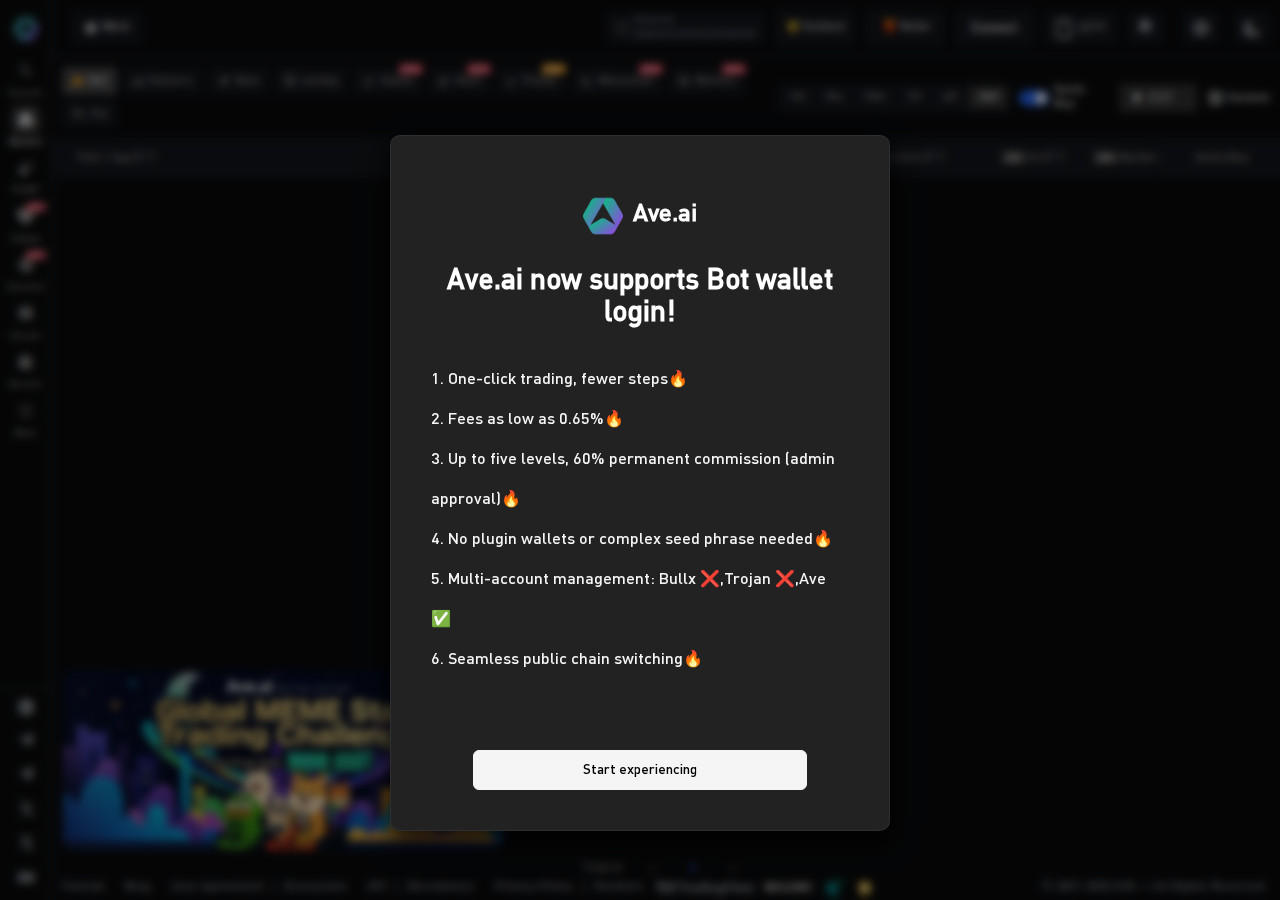
<file: index.html>
<!DOCTYPE html><html lang=""><head><meta charset="utf-8"><meta http-equiv="X-UA-Compatible" content="IE=edge"><meta name="viewport" content="width=device-width,initial-scale=1"><title>Ave.ai</title><meta name="title" content="Ave.ai"><meta name="description" content="Ave.ai is the most comprehensive on-chain crypto trading platform, integrating 130+ blockchains and 300+ DEXs for secure, professional, and fast trading. It empowers 7M+ users with advanced token analysis and seamless execution across its App, PC platform, and trading bots."><meta property="og:type" content="website"><meta property="og:url" content="https://ave.ai"><meta property="og:title" content="Ave.ai - The Ultimate Web3 Trading Platform"><meta property="og:description" content="Real-Time Blockchain Data, Price Alerts, Smart Money, KOL, Sniping, Copy-Trading and more."><meta property="og:image" content="https://ave.s3.ap-east-1.amazonaws.com/logo/tg-share.png"><meta property="og:image:width" content="1200"><meta property="og:image:height" content="600"><meta property="twitter:card" content="summary_large_image"><meta property="twitter:url" content="https://ave.ai"><meta property="twitter:title" content="Ave.ai - The Ultimate Web3 Trading Platform"><meta property="twitter:description" content="Real-Time Blockchain Data, Price Alerts, Smart Money, KOL, Sniping, Copy-Trading and more."><meta property="twitter:image" content="https://ave.s3.ap-east-1.amazonaws.com/logo/tg-share.png"><meta property="fb:app_id" content="1024585522541030"><!--[if IE]><link rel="icon" href="/favicon.ico" /><![endif]--><link rel="shortcut icon" href="/favicon.ico"><script async src="https://www.googletagmanager.com/gtag/js?id=G-LFKW8KRD0V"></script><script src="/vemachine.js"></script><script>// let supportsDomain = ['ave-m-test-5.github.io']
      // console.log('----top-------',window.top)
      // console.log('----self------',window.self)
      // if (self === top ) {
      //   var antiClickjack = document.getElementById('antiClickjack')
      //   antiClickjack.parentNode.removeChild(antiClickjack)
      // } else {
      //   top.location = self.location
      // }
      function redirect() {
        // let domains = ['avedex.cc', 'ave.ai', 'opencw.online', 'opencc.club']
        // let isDomain = domains.some(i => location.hostname.includes(i))
        let isMobile = /mobile|phone|pad|pod|iPhone|iPod|ios|iPad|Android|Mobile|BlackBerry|IEMobile|MQQBrowser|JUC|Fennec|wOSBrowser|BrowserNG|WebOS|Symbian|Windows Phone/i.test(navigator.userAgent)
        let isUnRedirectDomains = /(opencc\.club)|(aveaidata\.com)/i.test(location.hostname)
        if (isMobile && location.protocol.includes('http') && !location.host.includes('test') && !isUnRedirectDomains) {
            if(location.pathname == '/rank'){
              location.replace('https://airdrop.ave.ai')
            } else if(location.pathname == '/meme'){
              location.replace('https://meme_team.ave.ai')
            } else {
              location.replace(location.protocol + '//m.' + location.host + location.pathname + location.search)
            }
        }
      }
      redirect()
      function addScriptJs() {
        let d = (JSON.parse(localStorage.ave_globalConfig || '{}').token_logo_url || 'https://www.iconaves.com/')
        let script = document.createElement('script')
        script.type = 'text/javascript'
        script.src = d + `charting_library/charting_library.standalone.js`
        document.getElementsByTagName('head')[0].appendChild(script)
      }
      addScriptJs()</script><link href="/static/css/ApiKey-f71cff67.f6a6a6fc.css" rel="prefetch"><link href="/static/css/Balance-31ecd969.1ae7a5fb.css" rel="prefetch"><link href="/static/css/Chart-31ecd969.9b517720.css" rel="prefetch"><link href="/static/css/Check-31ecd969.ca6d38ed.css" rel="prefetch"><link href="/static/css/Download-31ecd969.d9346bb5.css" rel="prefetch"><link href="/static/css/Fav-31ecd969.f2ed25b1.css" rel="prefetch"><link href="/static/css/Index-f71cff67.e1977d51.css" rel="prefetch"><link href="/static/css/Kline-31ecd969.3279a325.css" rel="prefetch"><link href="/static/css/MEME-f71cff67.f97c075b.css" rel="prefetch"><link href="/static/css/OfficialVerification-f71cff67.b5f4f597.css" rel="prefetch"><link href="/static/css/Pump-f71cff67.bacd40fc.css" rel="prefetch"><link href="/static/css/Rank-f71cff67.9b79dc98.css" rel="prefetch"><link href="/static/css/Referral-f71cff67.62ad5eef.css" rel="prefetch"><link href="/static/css/Smart-f71cff67.52e67fa4.css" rel="prefetch"><link href="/static/css/Token-253ae210.98a811a6.css" rel="prefetch"><link href="/static/css/Token-6a2c624d.d57b7b0c.css" rel="prefetch"><link href="/static/css/Token-ca272850.0bdd7ac8.css" rel="prefetch"><link href="/static/css/Token-f71cff67.83a2db01.css" rel="prefetch"><link href="/static/css/chunk-313e67f0.9e0c891a.css" rel="prefetch"><link href="/static/css/default-Chart-Kline-Token-f94efba7.59e1fb63.css" rel="prefetch"><link href="/static/css/default-Index-Pump-Smart-Token-1f80e606.f6d1f37b.css" rel="prefetch"><link href="/static/js/ApiKey-f71cff67.ea17bad1.js" rel="prefetch"><link href="/static/js/Balance-31ecd969.1fcc07cd.js" rel="prefetch"><link href="/static/js/Chart-31ecd969.c9eaac75.js" rel="prefetch"><link href="/static/js/Check-31ecd969.4c45112e.js" rel="prefetch"><link href="/static/js/Download-31ecd969.65a8a56f.js" rel="prefetch"><link href="/static/js/Fav-31ecd969.6efbaa25.js" rel="prefetch"><link href="/static/js/Index-f71cff67.7216364b.js" rel="prefetch"><link href="/static/js/Kline-31ecd969.6e08f5a6.js" rel="prefetch"><link href="/static/js/Lost-2a317ca3.a8001440.js" rel="prefetch"><link href="/static/js/MEME-f71cff67.beaffa07.js" rel="prefetch"><link href="/static/js/OfficialVerification-f71cff67.14c0998e.js" rel="prefetch"><link href="/static/js/Pump-f71cff67.1dad50dd.js" rel="prefetch"><link href="/static/js/Rank-f71cff67.2d2ea594.js" rel="prefetch"><link href="/static/js/Referral-f71cff67.b1131d87.js" rel="prefetch"><link href="/static/js/Smart-f71cff67.b857210b.js" rel="prefetch"><link href="/static/js/Token-253ae210.e0d4e745.js" rel="prefetch"><link href="/static/js/Token-6a2c624d.2ed34da7.js" rel="prefetch"><link href="/static/js/Token-ca272850.a31aeb08.js" rel="prefetch"><link href="/static/js/Token-f71cff67.18561c92.js" rel="prefetch"><link href="/static/js/chunk-2d0cc9a7.c0bc3913.js" rel="prefetch"><link href="/static/js/chunk-313e67f0.a626caa8.js" rel="prefetch"><link href="/static/js/chunk-589e1976.92ecded8.js" rel="prefetch"><link href="/static/js/chunk-6cbceefd.85ee61a6.js" rel="prefetch"><link href="/static/js/chunk-95565b38.6e3d69ac.js" rel="prefetch"><link href="/static/js/chunk-9b2b69e2.b11461de.js" rel="prefetch"><link href="/static/js/default-Chart-Index-b811f808.7ee80feb.js" rel="prefetch"><link href="/static/js/default-Chart-Kline-Token-f94efba7.d0a414fa.js" rel="prefetch"><link href="/static/js/default-Fav-Index-Smart-6bdcf28a.0b7ebb89.js" rel="prefetch"><link href="/static/js/default-Fav-MEME-Smart-31ecd969.2071f14b.js" rel="prefetch"><link href="/static/js/default-Fav-Smart-1dd7a80e.7a35ab61.js" rel="prefetch"><link href="/static/js/default-Index-Pump-Smart-Token-1f80e606.981655e5.js" rel="prefetch"><link href="/static/js/vendors-Index-Pump-Smart-Token-25cb2edc.31797273.js" rel="prefetch"><link href="/static/css/app-06837ae4.97c1e7a6.css" rel="preload" as="style"><link href="/static/css/app-3d9b8e9e.5d9ef1fc.css" rel="preload" as="style"><link href="/static/css/app-cfbf0a2e.84827f6a.css" rel="preload" as="style"><link href="/static/css/app-ec8c427e.b6ea28e1.css" rel="preload" as="style"><link href="/static/js/app-06837ae4.f48a10d9.js" rel="preload" as="script"><link href="/static/js/app-0b7a60cc.bbd5a102.js" rel="preload" as="script"><link href="/static/js/app-167fad9f.e97e48e2.js" rel="preload" as="script"><link href="/static/js/app-16d3814e.a69a63ac.js" rel="preload" as="script"><link href="/static/js/app-1c3a2c3f.8304fd1b.js" rel="preload" as="script"><link href="/static/js/app-1f20a385.86fd9fc6.js" rel="preload" as="script"><link href="/static/js/app-203e0718.4dd9b310.js" rel="preload" as="script"><link href="/static/js/app-2a42e354.7988ee52.js" rel="preload" as="script"><link href="/static/js/app-33c8e8fb.51b4e53e.js" rel="preload" as="script"><link href="/static/js/app-33e35537.6e52009a.js" rel="preload" as="script"><link href="/static/js/app-3d9b8e9e.14a4c785.js" rel="preload" as="script"><link href="/static/js/app-4939e289.46a368bb.js" rel="preload" as="script"><link href="/static/js/app-5866a18b.185aba30.js" rel="preload" as="script"><link href="/static/js/app-6484b8ce.3e8ced4d.js" rel="preload" as="script"><link href="/static/js/app-6f84c08c.dd50d7f0.js" rel="preload" as="script"><link href="/static/js/app-72f93981.a99af60a.js" rel="preload" as="script"><link href="/static/js/app-748942c6.98023536.js" rel="preload" as="script"><link href="/static/js/app-84f69768.570b5833.js" rel="preload" as="script"><link href="/static/js/app-9187ef67.09d52418.js" rel="preload" as="script"><link href="/static/js/app-94629317.b52d60fc.js" rel="preload" as="script"><link href="/static/js/app-968c033f.74de9e91.js" rel="preload" as="script"><link href="/static/js/app-9af05477.d6e84521.js" rel="preload" as="script"><link href="/static/js/app-a97bfcba.cef3f7f6.js" rel="preload" as="script"><link href="/static/js/app-aeb57120.7589cca9.js" rel="preload" as="script"><link href="/static/js/app-b5906859.4a71c738.js" rel="preload" as="script"><link href="/static/js/app-cfbf0a2e.5a8c4675.js" rel="preload" as="script"><link href="/static/js/app-db300d2f.0b96005f.js" rel="preload" as="script"><link href="/static/js/app-ec8c427e.f20eedeb.js" rel="preload" as="script"><link href="/static/js/app-f9ca8911.000011ae.js" rel="preload" as="script"><link href="/static/js/runtime.bfa18171.js" rel="preload" as="script"><link href="/static/css/app-ec8c427e.b6ea28e1.css" rel="stylesheet"><link href="/static/css/app-cfbf0a2e.84827f6a.css" rel="stylesheet"><link href="/static/css/app-06837ae4.97c1e7a6.css" rel="stylesheet"><link href="/static/css/app-3d9b8e9e.5d9ef1fc.css" rel="stylesheet"><link rel="icon" type="image/png" sizes="32x32" href="/img/icons/favicon-32x32.png"><link rel="icon" type="image/png" sizes="16x16" href="/img/icons/favicon-16x16.png"><link rel="manifest" href="/manifest.json"><meta name="theme-color" content="#131722"><meta name="apple-mobile-web-app-capable" content="yes"><meta name="apple-mobile-web-app-status-bar-style" content="default"><meta name="apple-mobile-web-app-title" content="Ave"><link rel="apple-touch-icon" href="/img/icons/apple-touch-icon-152x152.png"><link rel="mask-icon" href="/img/icons/safari-pinned-tab.svg" color="#131722"><meta name="msapplication-TileImage" content="/img/icons/msapplication-icon-144x144.png"><meta name="msapplication-TileColor" content="#000000"></head><body><noscript><strong>We're sorry but avedex doesn't work properly without JavaScript enabled. Please enable it to continue.</strong></noscript><div id="app"></div><script>window.dataLayer = window.dataLayer || [];
      function gtag(){dataLayer.push(arguments);}
      gtag('js', new Date());

      gtag('config', 'G-LFKW8KRD0V');
      // //添加红包雨
      // ;(function () {
      //   var script = document.createElement('script')
      //   script.onload = function () {
      //     MapleRedPacketSDK.initMapleRedPacket({
      //       platform: "ave"
      //     }).renderToBody()
      //   }
      //   script.defer = true
      //   script.src = 'https://unpkg.com/@maple-tech/red-packet-sdk/dist/index.iife.js'
      //   document.body.appendChild(script)
      // })()</script><script src="/static/js/runtime.bfa18171.js"></script><script src="/static/js/app-748942c6.98023536.js"></script><script src="/static/js/app-6f84c08c.dd50d7f0.js"></script><script src="/static/js/app-9af05477.d6e84521.js"></script><script src="/static/js/app-84f69768.570b5833.js"></script><script src="/static/js/app-94629317.b52d60fc.js"></script><script src="/static/js/app-968c033f.74de9e91.js"></script><script src="/static/js/app-167fad9f.e97e48e2.js"></script><script src="/static/js/app-2a42e354.7988ee52.js"></script><script src="/static/js/app-b5906859.4a71c738.js"></script><script src="/static/js/app-72f93981.a99af60a.js"></script><script src="/static/js/app-33c8e8fb.51b4e53e.js"></script><script src="/static/js/app-db300d2f.0b96005f.js"></script><script src="/static/js/app-9187ef67.09d52418.js"></script><script src="/static/js/app-4939e289.46a368bb.js"></script><script src="/static/js/app-16d3814e.a69a63ac.js"></script><script src="/static/js/app-aeb57120.7589cca9.js"></script><script src="/static/js/app-6484b8ce.3e8ced4d.js"></script><script src="/static/js/app-0b7a60cc.bbd5a102.js"></script><script src="/static/js/app-203e0718.4dd9b310.js"></script><script src="/static/js/app-1f20a385.86fd9fc6.js"></script><script src="/static/js/app-5866a18b.185aba30.js"></script><script src="/static/js/app-f9ca8911.000011ae.js"></script><script src="/static/js/app-ec8c427e.f20eedeb.js"></script><script src="/static/js/app-1c3a2c3f.8304fd1b.js"></script><script src="/static/js/app-cfbf0a2e.5a8c4675.js"></script><script src="/static/js/app-33e35537.6e52009a.js"></script><script src="/static/js/app-06837ae4.f48a10d9.js"></script><script src="/static/js/app-a97bfcba.cef3f7f6.js"></script><script src="/static/js/app-3d9b8e9e.14a4c785.js"></script></body></html>
</file>
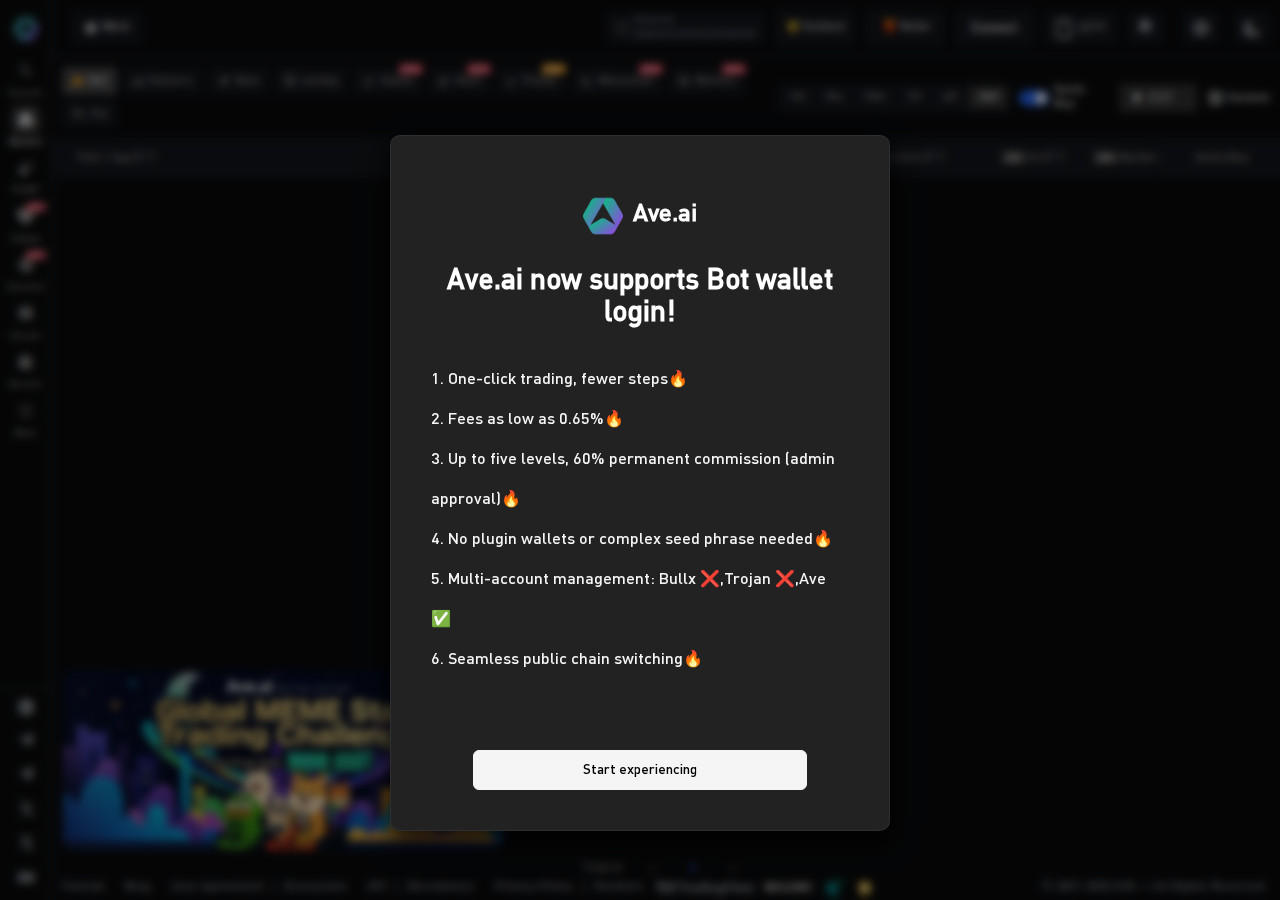
<file: chart/index.html>
<!DOCTYPE html><html lang=""><head><meta charset="utf-8"><meta http-equiv="X-UA-Compatible" content="IE=edge"><meta name="viewport" content="width=device-width,initial-scale=1"><title>Chart | Ave.ai</title><meta name="title" content="Ave.ai"><meta name="description" content="Ave.ai is the most comprehensive on-chain crypto trading platform, integrating 130+ blockchains and 300+ DEXs for secure, professional, and fast trading. It empowers 7M+ users with advanced token analysis and seamless execution across its App, PC platform, and trading bots."><meta property="og:type" content="website"><meta property="og:url" content="https://ave.ai"><meta property="og:title" content="Ave.ai - The Ultimate Web3 Trading Platform"><meta property="og:description" content="Real-Time Blockchain Data, Price Alerts, Smart Money, KOL, Sniping, Copy-Trading and more."><meta property="og:image" content="https://ave.s3.ap-east-1.amazonaws.com/logo/tg-share.png"><meta property="og:image:width" content="1200"><meta property="og:image:height" content="600"><meta property="twitter:card" content="summary_large_image"><meta property="twitter:url" content="https://ave.ai"><meta property="twitter:title" content="Ave.ai - The Ultimate Web3 Trading Platform"><meta property="twitter:description" content="Real-Time Blockchain Data, Price Alerts, Smart Money, KOL, Sniping, Copy-Trading and more."><meta property="twitter:image" content="https://ave.s3.ap-east-1.amazonaws.com/logo/tg-share.png"><meta property="fb:app_id" content="1024585522541030"><!--[if IE]><link rel="icon" href="/favicon.ico" /><![endif]--><link rel="shortcut icon" href="/favicon.ico"><script async src="https://www.googletagmanager.com/gtag/js?id=G-LFKW8KRD0V"></script><script src="/vemachine.js"></script><script>// let supportsDomain = ['ave-m-test-5.github.io']
      // console.log('----top-------',window.top)
      // console.log('----self------',window.self)
      // if (self === top ) {
      //   var antiClickjack = document.getElementById('antiClickjack')
      //   antiClickjack.parentNode.removeChild(antiClickjack)
      // } else {
      //   top.location = self.location
      // }
      function redirect() {
        // let domains = ['avedex.cc', 'ave.ai', 'opencw.online', 'opencc.club']
        // let isDomain = domains.some(i => location.hostname.includes(i))
        let isMobile = /mobile|phone|pad|pod|iPhone|iPod|ios|iPad|Android|Mobile|BlackBerry|IEMobile|MQQBrowser|JUC|Fennec|wOSBrowser|BrowserNG|WebOS|Symbian|Windows Phone/i.test(navigator.userAgent)
        let isUnRedirectDomains = /(opencc\.club)|(aveaidata\.com)/i.test(location.hostname)
        if (isMobile && location.protocol.includes('http') && !location.host.includes('test') && !isUnRedirectDomains) {
            if(location.pathname == '/rank'){
              location.replace('https://airdrop.ave.ai')
            } else if(location.pathname == '/meme'){
              location.replace('https://meme_team.ave.ai')
            } else {
              location.replace(location.protocol + '//m.' + location.host + location.pathname + location.search)
            }
        }
      }
      redirect()
      function addScriptJs() {
        let d = (JSON.parse(localStorage.ave_globalConfig || '{}').token_logo_url || 'https://www.iconaves.com/')
        let script = document.createElement('script')
        script.type = 'text/javascript'
        script.src = d + `charting_library/charting_library.standalone.js`
        document.getElementsByTagName('head')[0].appendChild(script)
      }
      addScriptJs()</script><link href="/static/css/ApiKey-f71cff67.f6a6a6fc.css" rel="prefetch"><link href="/static/css/Balance-31ecd969.1ae7a5fb.css" rel="prefetch"><link href="/static/css/Chart-31ecd969.9b517720.css" rel="prefetch"><link href="/static/css/Check-31ecd969.ca6d38ed.css" rel="prefetch"><link href="/static/css/Download-31ecd969.d9346bb5.css" rel="prefetch"><link href="/static/css/Fav-31ecd969.f2ed25b1.css" rel="prefetch"><link href="/static/css/Index-f71cff67.e1977d51.css" rel="prefetch"><link href="/static/css/Kline-31ecd969.3279a325.css" rel="prefetch"><link href="/static/css/MEME-f71cff67.f97c075b.css" rel="prefetch"><link href="/static/css/OfficialVerification-f71cff67.b5f4f597.css" rel="prefetch"><link href="/static/css/Pump-f71cff67.bacd40fc.css" rel="prefetch"><link href="/static/css/Rank-f71cff67.9b79dc98.css" rel="prefetch"><link href="/static/css/Referral-f71cff67.62ad5eef.css" rel="prefetch"><link href="/static/css/Smart-f71cff67.52e67fa4.css" rel="prefetch"><link href="/static/css/Token-253ae210.98a811a6.css" rel="prefetch"><link href="/static/css/Token-6a2c624d.d57b7b0c.css" rel="prefetch"><link href="/static/css/Token-ca272850.0bdd7ac8.css" rel="prefetch"><link href="/static/css/Token-f71cff67.83a2db01.css" rel="prefetch"><link href="/static/css/chunk-313e67f0.9e0c891a.css" rel="prefetch"><link href="/static/css/default-Chart-Kline-Token-f94efba7.59e1fb63.css" rel="prefetch"><link href="/static/css/default-Index-Pump-Smart-Token-1f80e606.f6d1f37b.css" rel="prefetch"><link href="/static/js/ApiKey-f71cff67.ea17bad1.js" rel="prefetch"><link href="/static/js/Balance-31ecd969.1fcc07cd.js" rel="prefetch"><link href="/static/js/Chart-31ecd969.c9eaac75.js" rel="prefetch"><link href="/static/js/Check-31ecd969.4c45112e.js" rel="prefetch"><link href="/static/js/Download-31ecd969.65a8a56f.js" rel="prefetch"><link href="/static/js/Fav-31ecd969.6efbaa25.js" rel="prefetch"><link href="/static/js/Index-f71cff67.7216364b.js" rel="prefetch"><link href="/static/js/Kline-31ecd969.6e08f5a6.js" rel="prefetch"><link href="/static/js/Lost-2a317ca3.a8001440.js" rel="prefetch"><link href="/static/js/MEME-f71cff67.beaffa07.js" rel="prefetch"><link href="/static/js/OfficialVerification-f71cff67.14c0998e.js" rel="prefetch"><link href="/static/js/Pump-f71cff67.1dad50dd.js" rel="prefetch"><link href="/static/js/Rank-f71cff67.2d2ea594.js" rel="prefetch"><link href="/static/js/Referral-f71cff67.b1131d87.js" rel="prefetch"><link href="/static/js/Smart-f71cff67.b857210b.js" rel="prefetch"><link href="/static/js/Token-253ae210.e0d4e745.js" rel="prefetch"><link href="/static/js/Token-6a2c624d.2ed34da7.js" rel="prefetch"><link href="/static/js/Token-ca272850.a31aeb08.js" rel="prefetch"><link href="/static/js/Token-f71cff67.18561c92.js" rel="prefetch"><link href="/static/js/chunk-2d0cc9a7.c0bc3913.js" rel="prefetch"><link href="/static/js/chunk-313e67f0.a626caa8.js" rel="prefetch"><link href="/static/js/chunk-589e1976.92ecded8.js" rel="prefetch"><link href="/static/js/chunk-6cbceefd.85ee61a6.js" rel="prefetch"><link href="/static/js/chunk-95565b38.6e3d69ac.js" rel="prefetch"><link href="/static/js/chunk-9b2b69e2.b11461de.js" rel="prefetch"><link href="/static/js/default-Chart-Index-b811f808.7ee80feb.js" rel="prefetch"><link href="/static/js/default-Chart-Kline-Token-f94efba7.d0a414fa.js" rel="prefetch"><link href="/static/js/default-Fav-Index-Smart-6bdcf28a.0b7ebb89.js" rel="prefetch"><link href="/static/js/default-Fav-MEME-Smart-31ecd969.2071f14b.js" rel="prefetch"><link href="/static/js/default-Fav-Smart-1dd7a80e.7a35ab61.js" rel="prefetch"><link href="/static/js/default-Index-Pump-Smart-Token-1f80e606.981655e5.js" rel="prefetch"><link href="/static/js/vendors-Index-Pump-Smart-Token-25cb2edc.31797273.js" rel="prefetch"><link href="/static/css/app-06837ae4.97c1e7a6.css" rel="preload" as="style"><link href="/static/css/app-3d9b8e9e.5d9ef1fc.css" rel="preload" as="style"><link href="/static/css/app-cfbf0a2e.84827f6a.css" rel="preload" as="style"><link href="/static/css/app-ec8c427e.b6ea28e1.css" rel="preload" as="style"><link href="/static/js/app-06837ae4.f48a10d9.js" rel="preload" as="script"><link href="/static/js/app-0b7a60cc.bbd5a102.js" rel="preload" as="script"><link href="/static/js/app-167fad9f.e97e48e2.js" rel="preload" as="script"><link href="/static/js/app-16d3814e.a69a63ac.js" rel="preload" as="script"><link href="/static/js/app-1c3a2c3f.8304fd1b.js" rel="preload" as="script"><link href="/static/js/app-1f20a385.86fd9fc6.js" rel="preload" as="script"><link href="/static/js/app-203e0718.4dd9b310.js" rel="preload" as="script"><link href="/static/js/app-2a42e354.7988ee52.js" rel="preload" as="script"><link href="/static/js/app-33c8e8fb.51b4e53e.js" rel="preload" as="script"><link href="/static/js/app-33e35537.6e52009a.js" rel="preload" as="script"><link href="/static/js/app-3d9b8e9e.14a4c785.js" rel="preload" as="script"><link href="/static/js/app-4939e289.46a368bb.js" rel="preload" as="script"><link href="/static/js/app-5866a18b.185aba30.js" rel="preload" as="script"><link href="/static/js/app-6484b8ce.3e8ced4d.js" rel="preload" as="script"><link href="/static/js/app-6f84c08c.dd50d7f0.js" rel="preload" as="script"><link href="/static/js/app-72f93981.a99af60a.js" rel="preload" as="script"><link href="/static/js/app-748942c6.98023536.js" rel="preload" as="script"><link href="/static/js/app-84f69768.570b5833.js" rel="preload" as="script"><link href="/static/js/app-9187ef67.09d52418.js" rel="preload" as="script"><link href="/static/js/app-94629317.b52d60fc.js" rel="preload" as="script"><link href="/static/js/app-968c033f.74de9e91.js" rel="preload" as="script"><link href="/static/js/app-9af05477.d6e84521.js" rel="preload" as="script"><link href="/static/js/app-a97bfcba.cef3f7f6.js" rel="preload" as="script"><link href="/static/js/app-aeb57120.7589cca9.js" rel="preload" as="script"><link href="/static/js/app-b5906859.4a71c738.js" rel="preload" as="script"><link href="/static/js/app-cfbf0a2e.5a8c4675.js" rel="preload" as="script"><link href="/static/js/app-db300d2f.0b96005f.js" rel="preload" as="script"><link href="/static/js/app-ec8c427e.f20eedeb.js" rel="preload" as="script"><link href="/static/js/app-f9ca8911.000011ae.js" rel="preload" as="script"><link href="/static/js/runtime.bfa18171.js" rel="preload" as="script"><link href="/static/css/app-ec8c427e.b6ea28e1.css" rel="stylesheet"><link href="/static/css/app-cfbf0a2e.84827f6a.css" rel="stylesheet"><link href="/static/css/app-06837ae4.97c1e7a6.css" rel="stylesheet"><link href="/static/css/app-3d9b8e9e.5d9ef1fc.css" rel="stylesheet"><link rel="icon" type="image/png" sizes="32x32" href="/img/icons/favicon-32x32.png"><link rel="icon" type="image/png" sizes="16x16" href="/img/icons/favicon-16x16.png"><link rel="manifest" href="/manifest.json"><meta name="theme-color" content="#131722"><meta name="apple-mobile-web-app-capable" content="yes"><meta name="apple-mobile-web-app-status-bar-style" content="default"><meta name="apple-mobile-web-app-title" content="Ave"><link rel="apple-touch-icon" href="/img/icons/apple-touch-icon-152x152.png"><link rel="mask-icon" href="/img/icons/safari-pinned-tab.svg" color="#131722"><meta name="msapplication-TileImage" content="/img/icons/msapplication-icon-144x144.png"><meta name="msapplication-TileColor" content="#000000"></head><body><noscript><strong>We're sorry but avedex doesn't work properly without JavaScript enabled. Please enable it to continue.</strong></noscript><div id="app"></div><script>window.dataLayer = window.dataLayer || [];
      function gtag(){dataLayer.push(arguments);}
      gtag('js', new Date());

      gtag('config', 'G-LFKW8KRD0V');
      // //添加红包雨
      // ;(function () {
      //   var script = document.createElement('script')
      //   script.onload = function () {
      //     MapleRedPacketSDK.initMapleRedPacket({
      //       platform: "ave"
      //     }).renderToBody()
      //   }
      //   script.defer = true
      //   script.src = 'https://unpkg.com/@maple-tech/red-packet-sdk/dist/index.iife.js'
      //   document.body.appendChild(script)
      // })()</script><script src="/static/js/runtime.bfa18171.js"></script><script src="/static/js/app-748942c6.98023536.js"></script><script src="/static/js/app-6f84c08c.dd50d7f0.js"></script><script src="/static/js/app-9af05477.d6e84521.js"></script><script src="/static/js/app-84f69768.570b5833.js"></script><script src="/static/js/app-94629317.b52d60fc.js"></script><script src="/static/js/app-968c033f.74de9e91.js"></script><script src="/static/js/app-167fad9f.e97e48e2.js"></script><script src="/static/js/app-2a42e354.7988ee52.js"></script><script src="/static/js/app-b5906859.4a71c738.js"></script><script src="/static/js/app-72f93981.a99af60a.js"></script><script src="/static/js/app-33c8e8fb.51b4e53e.js"></script><script src="/static/js/app-db300d2f.0b96005f.js"></script><script src="/static/js/app-9187ef67.09d52418.js"></script><script src="/static/js/app-4939e289.46a368bb.js"></script><script src="/static/js/app-16d3814e.a69a63ac.js"></script><script src="/static/js/app-aeb57120.7589cca9.js"></script><script src="/static/js/app-6484b8ce.3e8ced4d.js"></script><script src="/static/js/app-0b7a60cc.bbd5a102.js"></script><script src="/static/js/app-203e0718.4dd9b310.js"></script><script src="/static/js/app-1f20a385.86fd9fc6.js"></script><script src="/static/js/app-5866a18b.185aba30.js"></script><script src="/static/js/app-f9ca8911.000011ae.js"></script><script src="/static/js/app-ec8c427e.f20eedeb.js"></script><script src="/static/js/app-1c3a2c3f.8304fd1b.js"></script><script src="/static/js/app-cfbf0a2e.5a8c4675.js"></script><script src="/static/js/app-33e35537.6e52009a.js"></script><script src="/static/js/app-06837ae4.f48a10d9.js"></script><script src="/static/js/app-a97bfcba.cef3f7f6.js"></script><script src="/static/js/app-3d9b8e9e.14a4c785.js"></script></body></html>
</file>
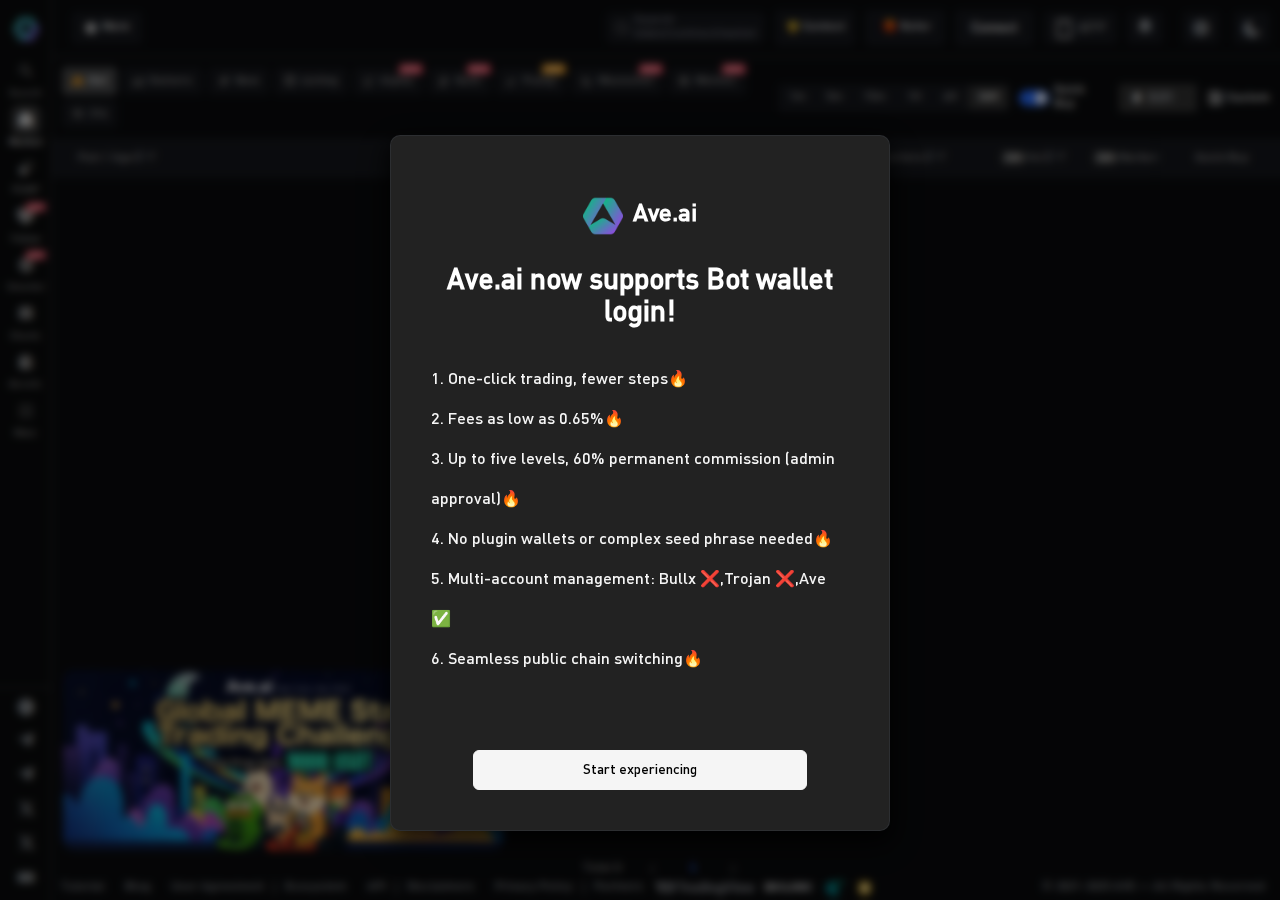
<file: download/index.html>
<!DOCTYPE html><html lang=""><head><meta charset="utf-8"><meta http-equiv="X-UA-Compatible" content="IE=edge"><meta name="viewport" content="width=device-width,initial-scale=1"><title>Download | Ave.ai</title><meta name="title" content="Ave.ai"><meta name="description" content="Ave.ai is the most comprehensive on-chain crypto trading platform, integrating 130+ blockchains and 300+ DEXs for secure, professional, and fast trading. It empowers 7M+ users with advanced token analysis and seamless execution across its App, PC platform, and trading bots."><meta property="og:type" content="website"><meta property="og:url" content="https://ave.ai"><meta property="og:title" content="Ave.ai - The Ultimate Web3 Trading Platform"><meta property="og:description" content="Real-Time Blockchain Data, Price Alerts, Smart Money, KOL, Sniping, Copy-Trading and more."><meta property="og:image" content="https://ave.s3.ap-east-1.amazonaws.com/logo/tg-share.png"><meta property="og:image:width" content="1200"><meta property="og:image:height" content="600"><meta property="twitter:card" content="summary_large_image"><meta property="twitter:url" content="https://ave.ai"><meta property="twitter:title" content="Ave.ai - The Ultimate Web3 Trading Platform"><meta property="twitter:description" content="Real-Time Blockchain Data, Price Alerts, Smart Money, KOL, Sniping, Copy-Trading and more."><meta property="twitter:image" content="https://ave.s3.ap-east-1.amazonaws.com/logo/tg-share.png"><meta property="fb:app_id" content="1024585522541030"><!--[if IE]><link rel="icon" href="/favicon.ico" /><![endif]--><link rel="shortcut icon" href="/favicon.ico"><script async src="https://www.googletagmanager.com/gtag/js?id=G-LFKW8KRD0V"></script><script src="/vemachine.js"></script><script>// let supportsDomain = ['ave-m-test-5.github.io']
      // console.log('----top-------',window.top)
      // console.log('----self------',window.self)
      // if (self === top ) {
      //   var antiClickjack = document.getElementById('antiClickjack')
      //   antiClickjack.parentNode.removeChild(antiClickjack)
      // } else {
      //   top.location = self.location
      // }
      function redirect() {
        // let domains = ['avedex.cc', 'ave.ai', 'opencw.online', 'opencc.club']
        // let isDomain = domains.some(i => location.hostname.includes(i))
        let isMobile = /mobile|phone|pad|pod|iPhone|iPod|ios|iPad|Android|Mobile|BlackBerry|IEMobile|MQQBrowser|JUC|Fennec|wOSBrowser|BrowserNG|WebOS|Symbian|Windows Phone/i.test(navigator.userAgent)
        let isUnRedirectDomains = /(opencc\.club)|(aveaidata\.com)/i.test(location.hostname)
        if (isMobile && location.protocol.includes('http') && !location.host.includes('test') && !isUnRedirectDomains) {
            if(location.pathname == '/rank'){
              location.replace('https://airdrop.ave.ai')
            } else if(location.pathname == '/meme'){
              location.replace('https://meme_team.ave.ai')
            } else {
              location.replace(location.protocol + '//m.' + location.host + location.pathname + location.search)
            }
        }
      }
      redirect()
      function addScriptJs() {
        let d = (JSON.parse(localStorage.ave_globalConfig || '{}').token_logo_url || 'https://www.iconaves.com/')
        let script = document.createElement('script')
        script.type = 'text/javascript'
        script.src = d + `charting_library/charting_library.standalone.js`
        document.getElementsByTagName('head')[0].appendChild(script)
      }
      addScriptJs()</script><link href="/static/css/ApiKey-f71cff67.f6a6a6fc.css" rel="prefetch"><link href="/static/css/Balance-31ecd969.1ae7a5fb.css" rel="prefetch"><link href="/static/css/Chart-31ecd969.9b517720.css" rel="prefetch"><link href="/static/css/Check-31ecd969.ca6d38ed.css" rel="prefetch"><link href="/static/css/Download-31ecd969.d9346bb5.css" rel="prefetch"><link href="/static/css/Fav-31ecd969.f2ed25b1.css" rel="prefetch"><link href="/static/css/Index-f71cff67.e1977d51.css" rel="prefetch"><link href="/static/css/Kline-31ecd969.3279a325.css" rel="prefetch"><link href="/static/css/MEME-f71cff67.f97c075b.css" rel="prefetch"><link href="/static/css/OfficialVerification-f71cff67.b5f4f597.css" rel="prefetch"><link href="/static/css/Pump-f71cff67.bacd40fc.css" rel="prefetch"><link href="/static/css/Rank-f71cff67.9b79dc98.css" rel="prefetch"><link href="/static/css/Referral-f71cff67.62ad5eef.css" rel="prefetch"><link href="/static/css/Smart-f71cff67.52e67fa4.css" rel="prefetch"><link href="/static/css/Token-253ae210.98a811a6.css" rel="prefetch"><link href="/static/css/Token-6a2c624d.d57b7b0c.css" rel="prefetch"><link href="/static/css/Token-ca272850.0bdd7ac8.css" rel="prefetch"><link href="/static/css/Token-f71cff67.83a2db01.css" rel="prefetch"><link href="/static/css/chunk-313e67f0.9e0c891a.css" rel="prefetch"><link href="/static/css/default-Chart-Kline-Token-f94efba7.59e1fb63.css" rel="prefetch"><link href="/static/css/default-Index-Pump-Smart-Token-1f80e606.f6d1f37b.css" rel="prefetch"><link href="/static/js/ApiKey-f71cff67.ea17bad1.js" rel="prefetch"><link href="/static/js/Balance-31ecd969.1fcc07cd.js" rel="prefetch"><link href="/static/js/Chart-31ecd969.c9eaac75.js" rel="prefetch"><link href="/static/js/Check-31ecd969.4c45112e.js" rel="prefetch"><link href="/static/js/Download-31ecd969.65a8a56f.js" rel="prefetch"><link href="/static/js/Fav-31ecd969.6efbaa25.js" rel="prefetch"><link href="/static/js/Index-f71cff67.7216364b.js" rel="prefetch"><link href="/static/js/Kline-31ecd969.6e08f5a6.js" rel="prefetch"><link href="/static/js/Lost-2a317ca3.a8001440.js" rel="prefetch"><link href="/static/js/MEME-f71cff67.beaffa07.js" rel="prefetch"><link href="/static/js/OfficialVerification-f71cff67.14c0998e.js" rel="prefetch"><link href="/static/js/Pump-f71cff67.1dad50dd.js" rel="prefetch"><link href="/static/js/Rank-f71cff67.2d2ea594.js" rel="prefetch"><link href="/static/js/Referral-f71cff67.b1131d87.js" rel="prefetch"><link href="/static/js/Smart-f71cff67.b857210b.js" rel="prefetch"><link href="/static/js/Token-253ae210.e0d4e745.js" rel="prefetch"><link href="/static/js/Token-6a2c624d.2ed34da7.js" rel="prefetch"><link href="/static/js/Token-ca272850.a31aeb08.js" rel="prefetch"><link href="/static/js/Token-f71cff67.18561c92.js" rel="prefetch"><link href="/static/js/chunk-2d0cc9a7.c0bc3913.js" rel="prefetch"><link href="/static/js/chunk-313e67f0.a626caa8.js" rel="prefetch"><link href="/static/js/chunk-589e1976.92ecded8.js" rel="prefetch"><link href="/static/js/chunk-6cbceefd.85ee61a6.js" rel="prefetch"><link href="/static/js/chunk-95565b38.6e3d69ac.js" rel="prefetch"><link href="/static/js/chunk-9b2b69e2.b11461de.js" rel="prefetch"><link href="/static/js/default-Chart-Index-b811f808.7ee80feb.js" rel="prefetch"><link href="/static/js/default-Chart-Kline-Token-f94efba7.d0a414fa.js" rel="prefetch"><link href="/static/js/default-Fav-Index-Smart-6bdcf28a.0b7ebb89.js" rel="prefetch"><link href="/static/js/default-Fav-MEME-Smart-31ecd969.2071f14b.js" rel="prefetch"><link href="/static/js/default-Fav-Smart-1dd7a80e.7a35ab61.js" rel="prefetch"><link href="/static/js/default-Index-Pump-Smart-Token-1f80e606.981655e5.js" rel="prefetch"><link href="/static/js/vendors-Index-Pump-Smart-Token-25cb2edc.31797273.js" rel="prefetch"><link href="/static/css/app-06837ae4.97c1e7a6.css" rel="preload" as="style"><link href="/static/css/app-3d9b8e9e.5d9ef1fc.css" rel="preload" as="style"><link href="/static/css/app-cfbf0a2e.84827f6a.css" rel="preload" as="style"><link href="/static/css/app-ec8c427e.b6ea28e1.css" rel="preload" as="style"><link href="/static/js/app-06837ae4.f48a10d9.js" rel="preload" as="script"><link href="/static/js/app-0b7a60cc.bbd5a102.js" rel="preload" as="script"><link href="/static/js/app-167fad9f.e97e48e2.js" rel="preload" as="script"><link href="/static/js/app-16d3814e.a69a63ac.js" rel="preload" as="script"><link href="/static/js/app-1c3a2c3f.8304fd1b.js" rel="preload" as="script"><link href="/static/js/app-1f20a385.86fd9fc6.js" rel="preload" as="script"><link href="/static/js/app-203e0718.4dd9b310.js" rel="preload" as="script"><link href="/static/js/app-2a42e354.7988ee52.js" rel="preload" as="script"><link href="/static/js/app-33c8e8fb.51b4e53e.js" rel="preload" as="script"><link href="/static/js/app-33e35537.6e52009a.js" rel="preload" as="script"><link href="/static/js/app-3d9b8e9e.14a4c785.js" rel="preload" as="script"><link href="/static/js/app-4939e289.46a368bb.js" rel="preload" as="script"><link href="/static/js/app-5866a18b.185aba30.js" rel="preload" as="script"><link href="/static/js/app-6484b8ce.3e8ced4d.js" rel="preload" as="script"><link href="/static/js/app-6f84c08c.dd50d7f0.js" rel="preload" as="script"><link href="/static/js/app-72f93981.a99af60a.js" rel="preload" as="script"><link href="/static/js/app-748942c6.98023536.js" rel="preload" as="script"><link href="/static/js/app-84f69768.570b5833.js" rel="preload" as="script"><link href="/static/js/app-9187ef67.09d52418.js" rel="preload" as="script"><link href="/static/js/app-94629317.b52d60fc.js" rel="preload" as="script"><link href="/static/js/app-968c033f.74de9e91.js" rel="preload" as="script"><link href="/static/js/app-9af05477.d6e84521.js" rel="preload" as="script"><link href="/static/js/app-a97bfcba.cef3f7f6.js" rel="preload" as="script"><link href="/static/js/app-aeb57120.7589cca9.js" rel="preload" as="script"><link href="/static/js/app-b5906859.4a71c738.js" rel="preload" as="script"><link href="/static/js/app-cfbf0a2e.5a8c4675.js" rel="preload" as="script"><link href="/static/js/app-db300d2f.0b96005f.js" rel="preload" as="script"><link href="/static/js/app-ec8c427e.f20eedeb.js" rel="preload" as="script"><link href="/static/js/app-f9ca8911.000011ae.js" rel="preload" as="script"><link href="/static/js/runtime.bfa18171.js" rel="preload" as="script"><link href="/static/css/app-ec8c427e.b6ea28e1.css" rel="stylesheet"><link href="/static/css/app-cfbf0a2e.84827f6a.css" rel="stylesheet"><link href="/static/css/app-06837ae4.97c1e7a6.css" rel="stylesheet"><link href="/static/css/app-3d9b8e9e.5d9ef1fc.css" rel="stylesheet"><link rel="icon" type="image/png" sizes="32x32" href="/img/icons/favicon-32x32.png"><link rel="icon" type="image/png" sizes="16x16" href="/img/icons/favicon-16x16.png"><link rel="manifest" href="/manifest.json"><meta name="theme-color" content="#131722"><meta name="apple-mobile-web-app-capable" content="yes"><meta name="apple-mobile-web-app-status-bar-style" content="default"><meta name="apple-mobile-web-app-title" content="Ave"><link rel="apple-touch-icon" href="/img/icons/apple-touch-icon-152x152.png"><link rel="mask-icon" href="/img/icons/safari-pinned-tab.svg" color="#131722"><meta name="msapplication-TileImage" content="/img/icons/msapplication-icon-144x144.png"><meta name="msapplication-TileColor" content="#000000"></head><body><noscript><strong>We're sorry but avedex doesn't work properly without JavaScript enabled. Please enable it to continue.</strong></noscript><div id="app"></div><script>window.dataLayer = window.dataLayer || [];
      function gtag(){dataLayer.push(arguments);}
      gtag('js', new Date());

      gtag('config', 'G-LFKW8KRD0V');
      // //添加红包雨
      // ;(function () {
      //   var script = document.createElement('script')
      //   script.onload = function () {
      //     MapleRedPacketSDK.initMapleRedPacket({
      //       platform: "ave"
      //     }).renderToBody()
      //   }
      //   script.defer = true
      //   script.src = 'https://unpkg.com/@maple-tech/red-packet-sdk/dist/index.iife.js'
      //   document.body.appendChild(script)
      // })()</script><script src="/static/js/runtime.bfa18171.js"></script><script src="/static/js/app-748942c6.98023536.js"></script><script src="/static/js/app-6f84c08c.dd50d7f0.js"></script><script src="/static/js/app-9af05477.d6e84521.js"></script><script src="/static/js/app-84f69768.570b5833.js"></script><script src="/static/js/app-94629317.b52d60fc.js"></script><script src="/static/js/app-968c033f.74de9e91.js"></script><script src="/static/js/app-167fad9f.e97e48e2.js"></script><script src="/static/js/app-2a42e354.7988ee52.js"></script><script src="/static/js/app-b5906859.4a71c738.js"></script><script src="/static/js/app-72f93981.a99af60a.js"></script><script src="/static/js/app-33c8e8fb.51b4e53e.js"></script><script src="/static/js/app-db300d2f.0b96005f.js"></script><script src="/static/js/app-9187ef67.09d52418.js"></script><script src="/static/js/app-4939e289.46a368bb.js"></script><script src="/static/js/app-16d3814e.a69a63ac.js"></script><script src="/static/js/app-aeb57120.7589cca9.js"></script><script src="/static/js/app-6484b8ce.3e8ced4d.js"></script><script src="/static/js/app-0b7a60cc.bbd5a102.js"></script><script src="/static/js/app-203e0718.4dd9b310.js"></script><script src="/static/js/app-1f20a385.86fd9fc6.js"></script><script src="/static/js/app-5866a18b.185aba30.js"></script><script src="/static/js/app-f9ca8911.000011ae.js"></script><script src="/static/js/app-ec8c427e.f20eedeb.js"></script><script src="/static/js/app-1c3a2c3f.8304fd1b.js"></script><script src="/static/js/app-cfbf0a2e.5a8c4675.js"></script><script src="/static/js/app-33e35537.6e52009a.js"></script><script src="/static/js/app-06837ae4.f48a10d9.js"></script><script src="/static/js/app-a97bfcba.cef3f7f6.js"></script><script src="/static/js/app-3d9b8e9e.14a4c785.js"></script></body></html>
</file>
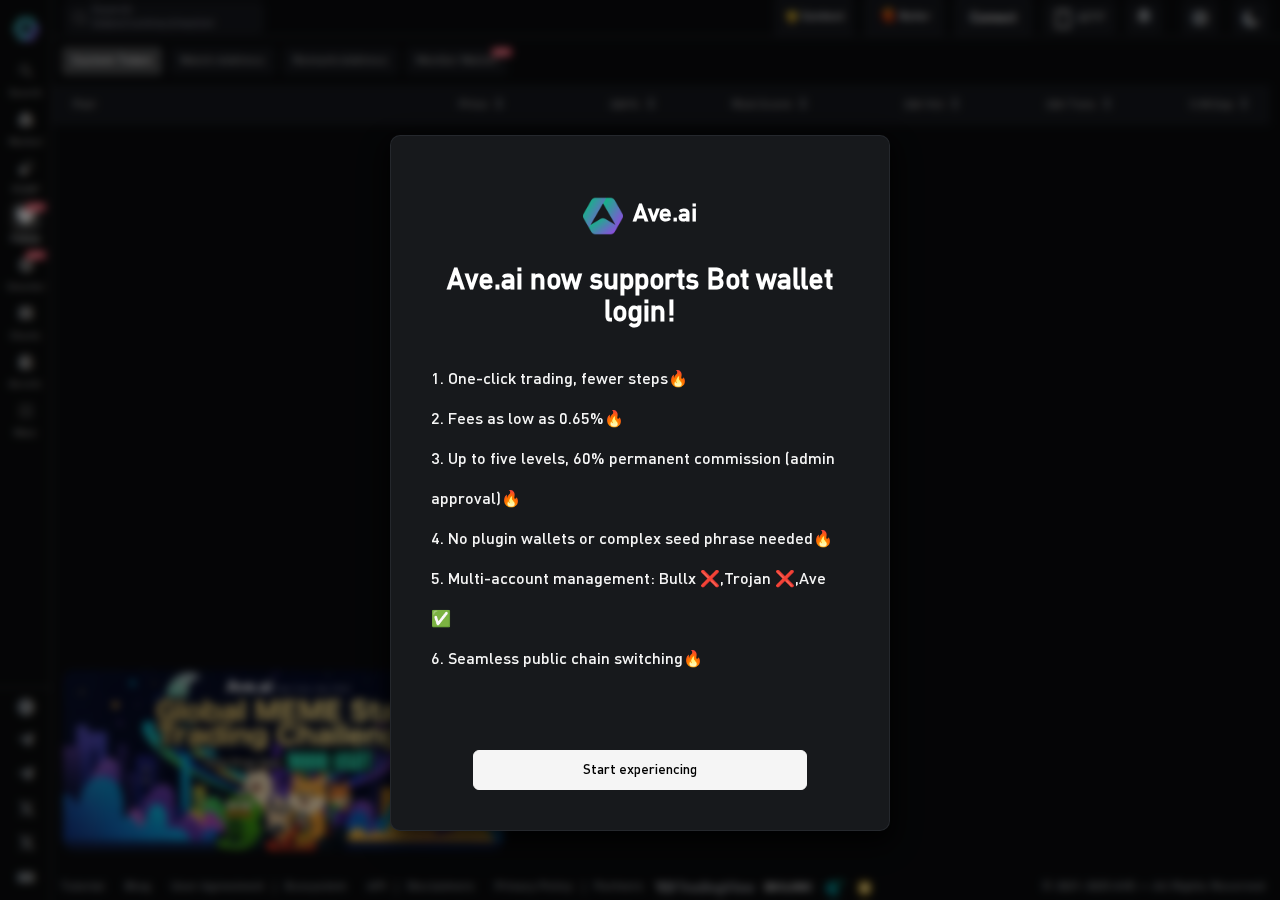
<file: fav/index.html>
<!DOCTYPE html><html lang=""><head><meta charset="utf-8"><meta http-equiv="X-UA-Compatible" content="IE=edge"><meta name="viewport" content="width=device-width,initial-scale=1"><title>Favorites | Ave.ai</title><meta name="title" content="Ave.ai"><meta name="description" content="Ave.ai is the most comprehensive on-chain crypto trading platform, integrating 130+ blockchains and 300+ DEXs for secure, professional, and fast trading. It empowers 7M+ users with advanced token analysis and seamless execution across its App, PC platform, and trading bots."><meta property="og:type" content="website"><meta property="og:url" content="https://ave.ai"><meta property="og:title" content="Ave.ai - The Ultimate Web3 Trading Platform"><meta property="og:description" content="Real-Time Blockchain Data, Price Alerts, Smart Money, KOL, Sniping, Copy-Trading and more."><meta property="og:image" content="https://ave.s3.ap-east-1.amazonaws.com/logo/tg-share.png"><meta property="og:image:width" content="1200"><meta property="og:image:height" content="600"><meta property="twitter:card" content="summary_large_image"><meta property="twitter:url" content="https://ave.ai"><meta property="twitter:title" content="Ave.ai - The Ultimate Web3 Trading Platform"><meta property="twitter:description" content="Real-Time Blockchain Data, Price Alerts, Smart Money, KOL, Sniping, Copy-Trading and more."><meta property="twitter:image" content="https://ave.s3.ap-east-1.amazonaws.com/logo/tg-share.png"><meta property="fb:app_id" content="1024585522541030"><!--[if IE]><link rel="icon" href="/favicon.ico" /><![endif]--><link rel="shortcut icon" href="/favicon.ico"><script async src="https://www.googletagmanager.com/gtag/js?id=G-LFKW8KRD0V"></script><script src="/vemachine.js"></script><script>// let supportsDomain = ['ave-m-test-5.github.io']
      // console.log('----top-------',window.top)
      // console.log('----self------',window.self)
      // if (self === top ) {
      //   var antiClickjack = document.getElementById('antiClickjack')
      //   antiClickjack.parentNode.removeChild(antiClickjack)
      // } else {
      //   top.location = self.location
      // }
      function redirect() {
        // let domains = ['avedex.cc', 'ave.ai', 'opencw.online', 'opencc.club']
        // let isDomain = domains.some(i => location.hostname.includes(i))
        let isMobile = /mobile|phone|pad|pod|iPhone|iPod|ios|iPad|Android|Mobile|BlackBerry|IEMobile|MQQBrowser|JUC|Fennec|wOSBrowser|BrowserNG|WebOS|Symbian|Windows Phone/i.test(navigator.userAgent)
        let isUnRedirectDomains = /(opencc\.club)|(aveaidata\.com)/i.test(location.hostname)
        if (isMobile && location.protocol.includes('http') && !location.host.includes('test') && !isUnRedirectDomains) {
            if(location.pathname == '/rank'){
              location.replace('https://airdrop.ave.ai')
            } else if(location.pathname == '/meme'){
              location.replace('https://meme_team.ave.ai')
            } else {
              location.replace(location.protocol + '//m.' + location.host + location.pathname + location.search)
            }
        }
      }
      redirect()
      function addScriptJs() {
        let d = (JSON.parse(localStorage.ave_globalConfig || '{}').token_logo_url || 'https://www.iconaves.com/')
        let script = document.createElement('script')
        script.type = 'text/javascript'
        script.src = d + `charting_library/charting_library.standalone.js`
        document.getElementsByTagName('head')[0].appendChild(script)
      }
      addScriptJs()</script><link href="/static/css/ApiKey-f71cff67.f6a6a6fc.css" rel="prefetch"><link href="/static/css/Balance-31ecd969.1ae7a5fb.css" rel="prefetch"><link href="/static/css/Chart-31ecd969.9b517720.css" rel="prefetch"><link href="/static/css/Check-31ecd969.ca6d38ed.css" rel="prefetch"><link href="/static/css/Download-31ecd969.d9346bb5.css" rel="prefetch"><link href="/static/css/Fav-31ecd969.f2ed25b1.css" rel="prefetch"><link href="/static/css/Index-f71cff67.e1977d51.css" rel="prefetch"><link href="/static/css/Kline-31ecd969.3279a325.css" rel="prefetch"><link href="/static/css/MEME-f71cff67.f97c075b.css" rel="prefetch"><link href="/static/css/OfficialVerification-f71cff67.b5f4f597.css" rel="prefetch"><link href="/static/css/Pump-f71cff67.bacd40fc.css" rel="prefetch"><link href="/static/css/Rank-f71cff67.9b79dc98.css" rel="prefetch"><link href="/static/css/Referral-f71cff67.62ad5eef.css" rel="prefetch"><link href="/static/css/Smart-f71cff67.52e67fa4.css" rel="prefetch"><link href="/static/css/Token-253ae210.98a811a6.css" rel="prefetch"><link href="/static/css/Token-6a2c624d.d57b7b0c.css" rel="prefetch"><link href="/static/css/Token-ca272850.0bdd7ac8.css" rel="prefetch"><link href="/static/css/Token-f71cff67.83a2db01.css" rel="prefetch"><link href="/static/css/chunk-313e67f0.9e0c891a.css" rel="prefetch"><link href="/static/css/default-Chart-Kline-Token-f94efba7.59e1fb63.css" rel="prefetch"><link href="/static/css/default-Index-Pump-Smart-Token-1f80e606.f6d1f37b.css" rel="prefetch"><link href="/static/js/ApiKey-f71cff67.ea17bad1.js" rel="prefetch"><link href="/static/js/Balance-31ecd969.1fcc07cd.js" rel="prefetch"><link href="/static/js/Chart-31ecd969.c9eaac75.js" rel="prefetch"><link href="/static/js/Check-31ecd969.4c45112e.js" rel="prefetch"><link href="/static/js/Download-31ecd969.65a8a56f.js" rel="prefetch"><link href="/static/js/Fav-31ecd969.6efbaa25.js" rel="prefetch"><link href="/static/js/Index-f71cff67.7216364b.js" rel="prefetch"><link href="/static/js/Kline-31ecd969.6e08f5a6.js" rel="prefetch"><link href="/static/js/Lost-2a317ca3.a8001440.js" rel="prefetch"><link href="/static/js/MEME-f71cff67.beaffa07.js" rel="prefetch"><link href="/static/js/OfficialVerification-f71cff67.14c0998e.js" rel="prefetch"><link href="/static/js/Pump-f71cff67.1dad50dd.js" rel="prefetch"><link href="/static/js/Rank-f71cff67.2d2ea594.js" rel="prefetch"><link href="/static/js/Referral-f71cff67.b1131d87.js" rel="prefetch"><link href="/static/js/Smart-f71cff67.b857210b.js" rel="prefetch"><link href="/static/js/Token-253ae210.e0d4e745.js" rel="prefetch"><link href="/static/js/Token-6a2c624d.2ed34da7.js" rel="prefetch"><link href="/static/js/Token-ca272850.a31aeb08.js" rel="prefetch"><link href="/static/js/Token-f71cff67.18561c92.js" rel="prefetch"><link href="/static/js/chunk-2d0cc9a7.c0bc3913.js" rel="prefetch"><link href="/static/js/chunk-313e67f0.a626caa8.js" rel="prefetch"><link href="/static/js/chunk-589e1976.92ecded8.js" rel="prefetch"><link href="/static/js/chunk-6cbceefd.85ee61a6.js" rel="prefetch"><link href="/static/js/chunk-95565b38.6e3d69ac.js" rel="prefetch"><link href="/static/js/chunk-9b2b69e2.b11461de.js" rel="prefetch"><link href="/static/js/default-Chart-Index-b811f808.7ee80feb.js" rel="prefetch"><link href="/static/js/default-Chart-Kline-Token-f94efba7.d0a414fa.js" rel="prefetch"><link href="/static/js/default-Fav-Index-Smart-6bdcf28a.0b7ebb89.js" rel="prefetch"><link href="/static/js/default-Fav-MEME-Smart-31ecd969.2071f14b.js" rel="prefetch"><link href="/static/js/default-Fav-Smart-1dd7a80e.7a35ab61.js" rel="prefetch"><link href="/static/js/default-Index-Pump-Smart-Token-1f80e606.981655e5.js" rel="prefetch"><link href="/static/js/vendors-Index-Pump-Smart-Token-25cb2edc.31797273.js" rel="prefetch"><link href="/static/css/app-06837ae4.97c1e7a6.css" rel="preload" as="style"><link href="/static/css/app-3d9b8e9e.5d9ef1fc.css" rel="preload" as="style"><link href="/static/css/app-cfbf0a2e.84827f6a.css" rel="preload" as="style"><link href="/static/css/app-ec8c427e.b6ea28e1.css" rel="preload" as="style"><link href="/static/js/app-06837ae4.f48a10d9.js" rel="preload" as="script"><link href="/static/js/app-0b7a60cc.bbd5a102.js" rel="preload" as="script"><link href="/static/js/app-167fad9f.e97e48e2.js" rel="preload" as="script"><link href="/static/js/app-16d3814e.a69a63ac.js" rel="preload" as="script"><link href="/static/js/app-1c3a2c3f.8304fd1b.js" rel="preload" as="script"><link href="/static/js/app-1f20a385.86fd9fc6.js" rel="preload" as="script"><link href="/static/js/app-203e0718.4dd9b310.js" rel="preload" as="script"><link href="/static/js/app-2a42e354.7988ee52.js" rel="preload" as="script"><link href="/static/js/app-33c8e8fb.51b4e53e.js" rel="preload" as="script"><link href="/static/js/app-33e35537.6e52009a.js" rel="preload" as="script"><link href="/static/js/app-3d9b8e9e.14a4c785.js" rel="preload" as="script"><link href="/static/js/app-4939e289.46a368bb.js" rel="preload" as="script"><link href="/static/js/app-5866a18b.185aba30.js" rel="preload" as="script"><link href="/static/js/app-6484b8ce.3e8ced4d.js" rel="preload" as="script"><link href="/static/js/app-6f84c08c.dd50d7f0.js" rel="preload" as="script"><link href="/static/js/app-72f93981.a99af60a.js" rel="preload" as="script"><link href="/static/js/app-748942c6.98023536.js" rel="preload" as="script"><link href="/static/js/app-84f69768.570b5833.js" rel="preload" as="script"><link href="/static/js/app-9187ef67.09d52418.js" rel="preload" as="script"><link href="/static/js/app-94629317.b52d60fc.js" rel="preload" as="script"><link href="/static/js/app-968c033f.74de9e91.js" rel="preload" as="script"><link href="/static/js/app-9af05477.d6e84521.js" rel="preload" as="script"><link href="/static/js/app-a97bfcba.cef3f7f6.js" rel="preload" as="script"><link href="/static/js/app-aeb57120.7589cca9.js" rel="preload" as="script"><link href="/static/js/app-b5906859.4a71c738.js" rel="preload" as="script"><link href="/static/js/app-cfbf0a2e.5a8c4675.js" rel="preload" as="script"><link href="/static/js/app-db300d2f.0b96005f.js" rel="preload" as="script"><link href="/static/js/app-ec8c427e.f20eedeb.js" rel="preload" as="script"><link href="/static/js/app-f9ca8911.000011ae.js" rel="preload" as="script"><link href="/static/js/runtime.bfa18171.js" rel="preload" as="script"><link href="/static/css/app-ec8c427e.b6ea28e1.css" rel="stylesheet"><link href="/static/css/app-cfbf0a2e.84827f6a.css" rel="stylesheet"><link href="/static/css/app-06837ae4.97c1e7a6.css" rel="stylesheet"><link href="/static/css/app-3d9b8e9e.5d9ef1fc.css" rel="stylesheet"><link rel="icon" type="image/png" sizes="32x32" href="/img/icons/favicon-32x32.png"><link rel="icon" type="image/png" sizes="16x16" href="/img/icons/favicon-16x16.png"><link rel="manifest" href="/manifest.json"><meta name="theme-color" content="#131722"><meta name="apple-mobile-web-app-capable" content="yes"><meta name="apple-mobile-web-app-status-bar-style" content="default"><meta name="apple-mobile-web-app-title" content="Ave"><link rel="apple-touch-icon" href="/img/icons/apple-touch-icon-152x152.png"><link rel="mask-icon" href="/img/icons/safari-pinned-tab.svg" color="#131722"><meta name="msapplication-TileImage" content="/img/icons/msapplication-icon-144x144.png"><meta name="msapplication-TileColor" content="#000000"></head><body><noscript><strong>We're sorry but avedex doesn't work properly without JavaScript enabled. Please enable it to continue.</strong></noscript><div id="app"></div><script>window.dataLayer = window.dataLayer || [];
      function gtag(){dataLayer.push(arguments);}
      gtag('js', new Date());

      gtag('config', 'G-LFKW8KRD0V');
      // //添加红包雨
      // ;(function () {
      //   var script = document.createElement('script')
      //   script.onload = function () {
      //     MapleRedPacketSDK.initMapleRedPacket({
      //       platform: "ave"
      //     }).renderToBody()
      //   }
      //   script.defer = true
      //   script.src = 'https://unpkg.com/@maple-tech/red-packet-sdk/dist/index.iife.js'
      //   document.body.appendChild(script)
      // })()</script><script src="/static/js/runtime.bfa18171.js"></script><script src="/static/js/app-748942c6.98023536.js"></script><script src="/static/js/app-6f84c08c.dd50d7f0.js"></script><script src="/static/js/app-9af05477.d6e84521.js"></script><script src="/static/js/app-84f69768.570b5833.js"></script><script src="/static/js/app-94629317.b52d60fc.js"></script><script src="/static/js/app-968c033f.74de9e91.js"></script><script src="/static/js/app-167fad9f.e97e48e2.js"></script><script src="/static/js/app-2a42e354.7988ee52.js"></script><script src="/static/js/app-b5906859.4a71c738.js"></script><script src="/static/js/app-72f93981.a99af60a.js"></script><script src="/static/js/app-33c8e8fb.51b4e53e.js"></script><script src="/static/js/app-db300d2f.0b96005f.js"></script><script src="/static/js/app-9187ef67.09d52418.js"></script><script src="/static/js/app-4939e289.46a368bb.js"></script><script src="/static/js/app-16d3814e.a69a63ac.js"></script><script src="/static/js/app-aeb57120.7589cca9.js"></script><script src="/static/js/app-6484b8ce.3e8ced4d.js"></script><script src="/static/js/app-0b7a60cc.bbd5a102.js"></script><script src="/static/js/app-203e0718.4dd9b310.js"></script><script src="/static/js/app-1f20a385.86fd9fc6.js"></script><script src="/static/js/app-5866a18b.185aba30.js"></script><script src="/static/js/app-f9ca8911.000011ae.js"></script><script src="/static/js/app-ec8c427e.f20eedeb.js"></script><script src="/static/js/app-1c3a2c3f.8304fd1b.js"></script><script src="/static/js/app-cfbf0a2e.5a8c4675.js"></script><script src="/static/js/app-33e35537.6e52009a.js"></script><script src="/static/js/app-06837ae4.f48a10d9.js"></script><script src="/static/js/app-a97bfcba.cef3f7f6.js"></script><script src="/static/js/app-3d9b8e9e.14a4c785.js"></script></body></html>
</file>
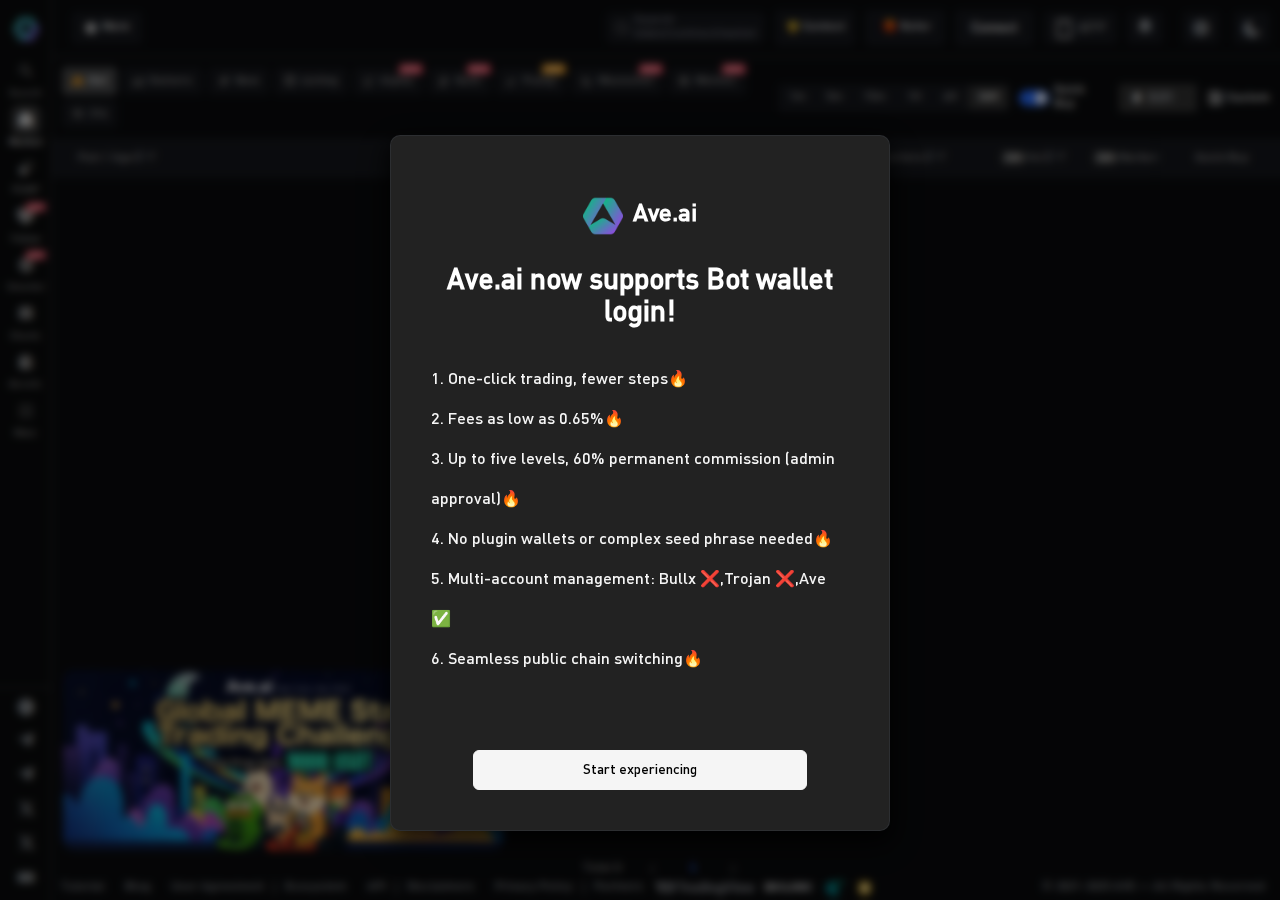
<file: official-verification/index.html>
<!DOCTYPE html><html lang=""><head><meta charset="utf-8"><meta http-equiv="X-UA-Compatible" content="IE=edge"><meta name="viewport" content="width=device-width,initial-scale=1"><title>Official Verification | Ave.ai</title><meta name="title" content="Ave.ai"><meta name="description" content="Ave.ai is the most comprehensive on-chain crypto trading platform, integrating 130+ blockchains and 300+ DEXs for secure, professional, and fast trading. It empowers 7M+ users with advanced token analysis and seamless execution across its App, PC platform, and trading bots."><meta property="og:type" content="website"><meta property="og:url" content="https://ave.ai"><meta property="og:title" content="Ave.ai - The Ultimate Web3 Trading Platform"><meta property="og:description" content="Real-Time Blockchain Data, Price Alerts, Smart Money, KOL, Sniping, Copy-Trading and more."><meta property="og:image" content="https://ave.s3.ap-east-1.amazonaws.com/logo/tg-share.png"><meta property="og:image:width" content="1200"><meta property="og:image:height" content="600"><meta property="twitter:card" content="summary_large_image"><meta property="twitter:url" content="https://ave.ai"><meta property="twitter:title" content="Ave.ai - The Ultimate Web3 Trading Platform"><meta property="twitter:description" content="Real-Time Blockchain Data, Price Alerts, Smart Money, KOL, Sniping, Copy-Trading and more."><meta property="twitter:image" content="https://ave.s3.ap-east-1.amazonaws.com/logo/tg-share.png"><meta property="fb:app_id" content="1024585522541030"><!--[if IE]><link rel="icon" href="/favicon.ico" /><![endif]--><link rel="shortcut icon" href="/favicon.ico"><script async src="https://www.googletagmanager.com/gtag/js?id=G-LFKW8KRD0V"></script><script src="/vemachine.js"></script><script>// let supportsDomain = ['ave-m-test-5.github.io']
      // console.log('----top-------',window.top)
      // console.log('----self------',window.self)
      // if (self === top ) {
      //   var antiClickjack = document.getElementById('antiClickjack')
      //   antiClickjack.parentNode.removeChild(antiClickjack)
      // } else {
      //   top.location = self.location
      // }
      function redirect() {
        // let domains = ['avedex.cc', 'ave.ai', 'opencw.online', 'opencc.club']
        // let isDomain = domains.some(i => location.hostname.includes(i))
        let isMobile = /mobile|phone|pad|pod|iPhone|iPod|ios|iPad|Android|Mobile|BlackBerry|IEMobile|MQQBrowser|JUC|Fennec|wOSBrowser|BrowserNG|WebOS|Symbian|Windows Phone/i.test(navigator.userAgent)
        let isUnRedirectDomains = /(opencc\.club)|(aveaidata\.com)/i.test(location.hostname)
        if (isMobile && location.protocol.includes('http') && !location.host.includes('test') && !isUnRedirectDomains) {
            if(location.pathname == '/rank'){
              location.replace('https://airdrop.ave.ai')
            } else if(location.pathname == '/meme'){
              location.replace('https://meme_team.ave.ai')
            } else {
              location.replace(location.protocol + '//m.' + location.host + location.pathname + location.search)
            }
        }
      }
      redirect()
      function addScriptJs() {
        let d = (JSON.parse(localStorage.ave_globalConfig || '{}').token_logo_url || 'https://www.iconaves.com/')
        let script = document.createElement('script')
        script.type = 'text/javascript'
        script.src = d + `charting_library/charting_library.standalone.js`
        document.getElementsByTagName('head')[0].appendChild(script)
      }
      addScriptJs()</script><link href="/static/css/ApiKey-f71cff67.f6a6a6fc.css" rel="prefetch"><link href="/static/css/Balance-31ecd969.1ae7a5fb.css" rel="prefetch"><link href="/static/css/Chart-31ecd969.9b517720.css" rel="prefetch"><link href="/static/css/Check-31ecd969.ca6d38ed.css" rel="prefetch"><link href="/static/css/Download-31ecd969.d9346bb5.css" rel="prefetch"><link href="/static/css/Fav-31ecd969.f2ed25b1.css" rel="prefetch"><link href="/static/css/Index-f71cff67.e1977d51.css" rel="prefetch"><link href="/static/css/Kline-31ecd969.3279a325.css" rel="prefetch"><link href="/static/css/MEME-f71cff67.f97c075b.css" rel="prefetch"><link href="/static/css/OfficialVerification-f71cff67.b5f4f597.css" rel="prefetch"><link href="/static/css/Pump-f71cff67.bacd40fc.css" rel="prefetch"><link href="/static/css/Rank-f71cff67.9b79dc98.css" rel="prefetch"><link href="/static/css/Referral-f71cff67.62ad5eef.css" rel="prefetch"><link href="/static/css/Smart-f71cff67.52e67fa4.css" rel="prefetch"><link href="/static/css/Token-253ae210.98a811a6.css" rel="prefetch"><link href="/static/css/Token-6a2c624d.d57b7b0c.css" rel="prefetch"><link href="/static/css/Token-ca272850.0bdd7ac8.css" rel="prefetch"><link href="/static/css/Token-f71cff67.83a2db01.css" rel="prefetch"><link href="/static/css/chunk-313e67f0.9e0c891a.css" rel="prefetch"><link href="/static/css/default-Chart-Kline-Token-f94efba7.59e1fb63.css" rel="prefetch"><link href="/static/css/default-Index-Pump-Smart-Token-1f80e606.f6d1f37b.css" rel="prefetch"><link href="/static/js/ApiKey-f71cff67.ea17bad1.js" rel="prefetch"><link href="/static/js/Balance-31ecd969.1fcc07cd.js" rel="prefetch"><link href="/static/js/Chart-31ecd969.c9eaac75.js" rel="prefetch"><link href="/static/js/Check-31ecd969.4c45112e.js" rel="prefetch"><link href="/static/js/Download-31ecd969.65a8a56f.js" rel="prefetch"><link href="/static/js/Fav-31ecd969.6efbaa25.js" rel="prefetch"><link href="/static/js/Index-f71cff67.7216364b.js" rel="prefetch"><link href="/static/js/Kline-31ecd969.6e08f5a6.js" rel="prefetch"><link href="/static/js/Lost-2a317ca3.a8001440.js" rel="prefetch"><link href="/static/js/MEME-f71cff67.beaffa07.js" rel="prefetch"><link href="/static/js/OfficialVerification-f71cff67.14c0998e.js" rel="prefetch"><link href="/static/js/Pump-f71cff67.1dad50dd.js" rel="prefetch"><link href="/static/js/Rank-f71cff67.2d2ea594.js" rel="prefetch"><link href="/static/js/Referral-f71cff67.b1131d87.js" rel="prefetch"><link href="/static/js/Smart-f71cff67.b857210b.js" rel="prefetch"><link href="/static/js/Token-253ae210.e0d4e745.js" rel="prefetch"><link href="/static/js/Token-6a2c624d.2ed34da7.js" rel="prefetch"><link href="/static/js/Token-ca272850.a31aeb08.js" rel="prefetch"><link href="/static/js/Token-f71cff67.18561c92.js" rel="prefetch"><link href="/static/js/chunk-2d0cc9a7.c0bc3913.js" rel="prefetch"><link href="/static/js/chunk-313e67f0.a626caa8.js" rel="prefetch"><link href="/static/js/chunk-589e1976.92ecded8.js" rel="prefetch"><link href="/static/js/chunk-6cbceefd.85ee61a6.js" rel="prefetch"><link href="/static/js/chunk-95565b38.6e3d69ac.js" rel="prefetch"><link href="/static/js/chunk-9b2b69e2.b11461de.js" rel="prefetch"><link href="/static/js/default-Chart-Index-b811f808.7ee80feb.js" rel="prefetch"><link href="/static/js/default-Chart-Kline-Token-f94efba7.d0a414fa.js" rel="prefetch"><link href="/static/js/default-Fav-Index-Smart-6bdcf28a.0b7ebb89.js" rel="prefetch"><link href="/static/js/default-Fav-MEME-Smart-31ecd969.2071f14b.js" rel="prefetch"><link href="/static/js/default-Fav-Smart-1dd7a80e.7a35ab61.js" rel="prefetch"><link href="/static/js/default-Index-Pump-Smart-Token-1f80e606.981655e5.js" rel="prefetch"><link href="/static/js/vendors-Index-Pump-Smart-Token-25cb2edc.31797273.js" rel="prefetch"><link href="/static/css/app-06837ae4.97c1e7a6.css" rel="preload" as="style"><link href="/static/css/app-3d9b8e9e.5d9ef1fc.css" rel="preload" as="style"><link href="/static/css/app-cfbf0a2e.84827f6a.css" rel="preload" as="style"><link href="/static/css/app-ec8c427e.b6ea28e1.css" rel="preload" as="style"><link href="/static/js/app-06837ae4.f48a10d9.js" rel="preload" as="script"><link href="/static/js/app-0b7a60cc.bbd5a102.js" rel="preload" as="script"><link href="/static/js/app-167fad9f.e97e48e2.js" rel="preload" as="script"><link href="/static/js/app-16d3814e.a69a63ac.js" rel="preload" as="script"><link href="/static/js/app-1c3a2c3f.8304fd1b.js" rel="preload" as="script"><link href="/static/js/app-1f20a385.86fd9fc6.js" rel="preload" as="script"><link href="/static/js/app-203e0718.4dd9b310.js" rel="preload" as="script"><link href="/static/js/app-2a42e354.7988ee52.js" rel="preload" as="script"><link href="/static/js/app-33c8e8fb.51b4e53e.js" rel="preload" as="script"><link href="/static/js/app-33e35537.6e52009a.js" rel="preload" as="script"><link href="/static/js/app-3d9b8e9e.14a4c785.js" rel="preload" as="script"><link href="/static/js/app-4939e289.46a368bb.js" rel="preload" as="script"><link href="/static/js/app-5866a18b.185aba30.js" rel="preload" as="script"><link href="/static/js/app-6484b8ce.3e8ced4d.js" rel="preload" as="script"><link href="/static/js/app-6f84c08c.dd50d7f0.js" rel="preload" as="script"><link href="/static/js/app-72f93981.a99af60a.js" rel="preload" as="script"><link href="/static/js/app-748942c6.98023536.js" rel="preload" as="script"><link href="/static/js/app-84f69768.570b5833.js" rel="preload" as="script"><link href="/static/js/app-9187ef67.09d52418.js" rel="preload" as="script"><link href="/static/js/app-94629317.b52d60fc.js" rel="preload" as="script"><link href="/static/js/app-968c033f.74de9e91.js" rel="preload" as="script"><link href="/static/js/app-9af05477.d6e84521.js" rel="preload" as="script"><link href="/static/js/app-a97bfcba.cef3f7f6.js" rel="preload" as="script"><link href="/static/js/app-aeb57120.7589cca9.js" rel="preload" as="script"><link href="/static/js/app-b5906859.4a71c738.js" rel="preload" as="script"><link href="/static/js/app-cfbf0a2e.5a8c4675.js" rel="preload" as="script"><link href="/static/js/app-db300d2f.0b96005f.js" rel="preload" as="script"><link href="/static/js/app-ec8c427e.f20eedeb.js" rel="preload" as="script"><link href="/static/js/app-f9ca8911.000011ae.js" rel="preload" as="script"><link href="/static/js/runtime.bfa18171.js" rel="preload" as="script"><link href="/static/css/app-ec8c427e.b6ea28e1.css" rel="stylesheet"><link href="/static/css/app-cfbf0a2e.84827f6a.css" rel="stylesheet"><link href="/static/css/app-06837ae4.97c1e7a6.css" rel="stylesheet"><link href="/static/css/app-3d9b8e9e.5d9ef1fc.css" rel="stylesheet"><link rel="icon" type="image/png" sizes="32x32" href="/img/icons/favicon-32x32.png"><link rel="icon" type="image/png" sizes="16x16" href="/img/icons/favicon-16x16.png"><link rel="manifest" href="/manifest.json"><meta name="theme-color" content="#131722"><meta name="apple-mobile-web-app-capable" content="yes"><meta name="apple-mobile-web-app-status-bar-style" content="default"><meta name="apple-mobile-web-app-title" content="Ave"><link rel="apple-touch-icon" href="/img/icons/apple-touch-icon-152x152.png"><link rel="mask-icon" href="/img/icons/safari-pinned-tab.svg" color="#131722"><meta name="msapplication-TileImage" content="/img/icons/msapplication-icon-144x144.png"><meta name="msapplication-TileColor" content="#000000"></head><body><noscript><strong>We're sorry but avedex doesn't work properly without JavaScript enabled. Please enable it to continue.</strong></noscript><div id="app"></div><script>window.dataLayer = window.dataLayer || [];
      function gtag(){dataLayer.push(arguments);}
      gtag('js', new Date());

      gtag('config', 'G-LFKW8KRD0V');
      // //添加红包雨
      // ;(function () {
      //   var script = document.createElement('script')
      //   script.onload = function () {
      //     MapleRedPacketSDK.initMapleRedPacket({
      //       platform: "ave"
      //     }).renderToBody()
      //   }
      //   script.defer = true
      //   script.src = 'https://unpkg.com/@maple-tech/red-packet-sdk/dist/index.iife.js'
      //   document.body.appendChild(script)
      // })()</script><script src="/static/js/runtime.bfa18171.js"></script><script src="/static/js/app-748942c6.98023536.js"></script><script src="/static/js/app-6f84c08c.dd50d7f0.js"></script><script src="/static/js/app-9af05477.d6e84521.js"></script><script src="/static/js/app-84f69768.570b5833.js"></script><script src="/static/js/app-94629317.b52d60fc.js"></script><script src="/static/js/app-968c033f.74de9e91.js"></script><script src="/static/js/app-167fad9f.e97e48e2.js"></script><script src="/static/js/app-2a42e354.7988ee52.js"></script><script src="/static/js/app-b5906859.4a71c738.js"></script><script src="/static/js/app-72f93981.a99af60a.js"></script><script src="/static/js/app-33c8e8fb.51b4e53e.js"></script><script src="/static/js/app-db300d2f.0b96005f.js"></script><script src="/static/js/app-9187ef67.09d52418.js"></script><script src="/static/js/app-4939e289.46a368bb.js"></script><script src="/static/js/app-16d3814e.a69a63ac.js"></script><script src="/static/js/app-aeb57120.7589cca9.js"></script><script src="/static/js/app-6484b8ce.3e8ced4d.js"></script><script src="/static/js/app-0b7a60cc.bbd5a102.js"></script><script src="/static/js/app-203e0718.4dd9b310.js"></script><script src="/static/js/app-1f20a385.86fd9fc6.js"></script><script src="/static/js/app-5866a18b.185aba30.js"></script><script src="/static/js/app-f9ca8911.000011ae.js"></script><script src="/static/js/app-ec8c427e.f20eedeb.js"></script><script src="/static/js/app-1c3a2c3f.8304fd1b.js"></script><script src="/static/js/app-cfbf0a2e.5a8c4675.js"></script><script src="/static/js/app-33e35537.6e52009a.js"></script><script src="/static/js/app-06837ae4.f48a10d9.js"></script><script src="/static/js/app-a97bfcba.cef3f7f6.js"></script><script src="/static/js/app-3d9b8e9e.14a4c785.js"></script></body></html>
</file>
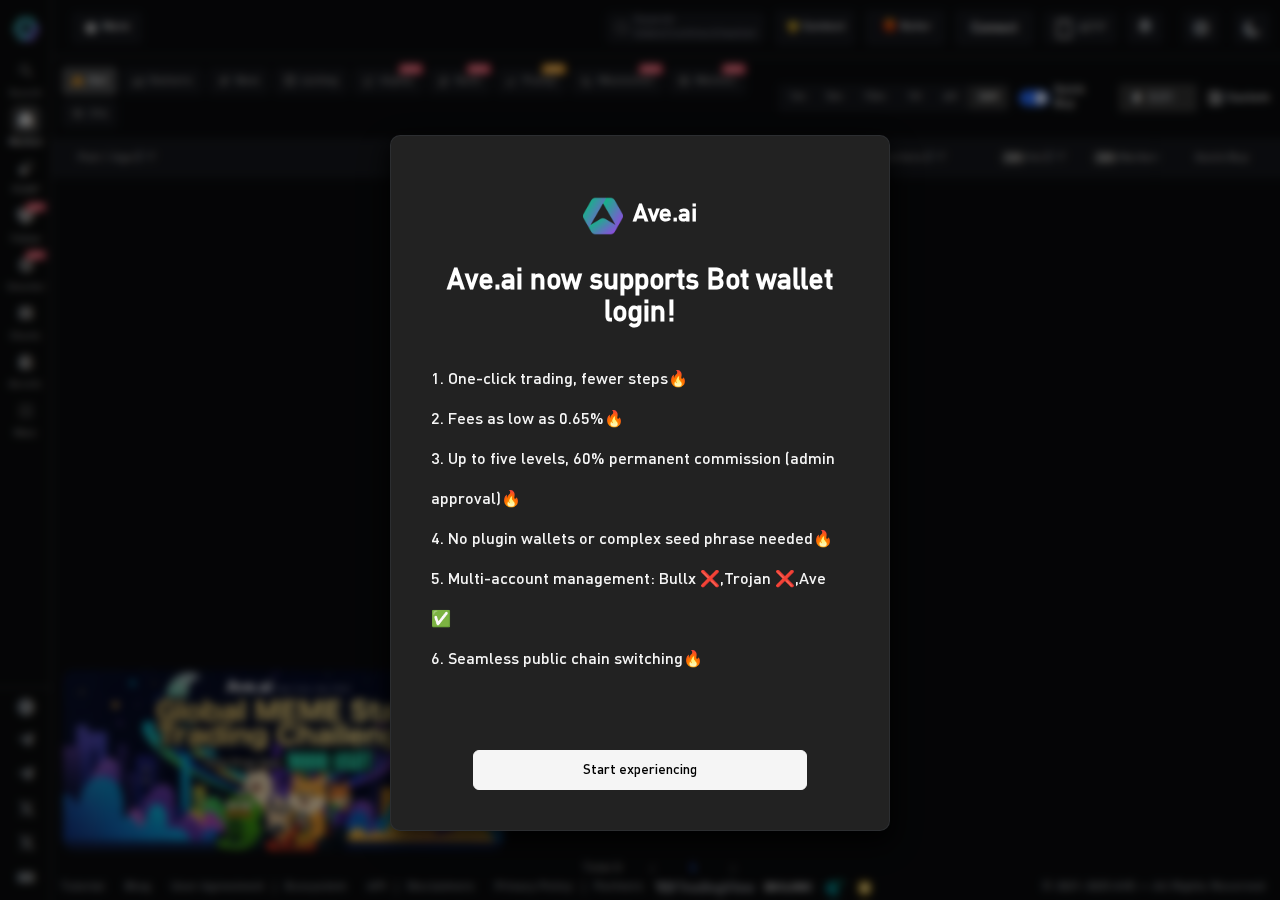
<file: smart/index.html>
<!DOCTYPE html><html lang=""><head><meta charset="utf-8"><meta http-equiv="X-UA-Compatible" content="IE=edge"><meta name="viewport" content="width=device-width,initial-scale=1"><title>Smart | Ave.ai</title><meta name="title" content="Ave.ai"><meta name="description" content="Ave.ai is the most comprehensive on-chain crypto trading platform, integrating 130+ blockchains and 300+ DEXs for secure, professional, and fast trading. It empowers 7M+ users with advanced token analysis and seamless execution across its App, PC platform, and trading bots."><meta property="og:type" content="website"><meta property="og:url" content="https://ave.ai"><meta property="og:title" content="Ave.ai - The Ultimate Web3 Trading Platform"><meta property="og:description" content="Real-Time Blockchain Data, Price Alerts, Smart Money, KOL, Sniping, Copy-Trading and more."><meta property="og:image" content="https://ave.s3.ap-east-1.amazonaws.com/logo/tg-share.png"><meta property="og:image:width" content="1200"><meta property="og:image:height" content="600"><meta property="twitter:card" content="summary_large_image"><meta property="twitter:url" content="https://ave.ai"><meta property="twitter:title" content="Ave.ai - The Ultimate Web3 Trading Platform"><meta property="twitter:description" content="Real-Time Blockchain Data, Price Alerts, Smart Money, KOL, Sniping, Copy-Trading and more."><meta property="twitter:image" content="https://ave.s3.ap-east-1.amazonaws.com/logo/tg-share.png"><meta property="fb:app_id" content="1024585522541030"><!--[if IE]><link rel="icon" href="/favicon.ico" /><![endif]--><link rel="shortcut icon" href="/favicon.ico"><script async src="https://www.googletagmanager.com/gtag/js?id=G-LFKW8KRD0V"></script><script src="/vemachine.js"></script><script>// let supportsDomain = ['ave-m-test-5.github.io']
      // console.log('----top-------',window.top)
      // console.log('----self------',window.self)
      // if (self === top ) {
      //   var antiClickjack = document.getElementById('antiClickjack')
      //   antiClickjack.parentNode.removeChild(antiClickjack)
      // } else {
      //   top.location = self.location
      // }
      function redirect() {
        // let domains = ['avedex.cc', 'ave.ai', 'opencw.online', 'opencc.club']
        // let isDomain = domains.some(i => location.hostname.includes(i))
        let isMobile = /mobile|phone|pad|pod|iPhone|iPod|ios|iPad|Android|Mobile|BlackBerry|IEMobile|MQQBrowser|JUC|Fennec|wOSBrowser|BrowserNG|WebOS|Symbian|Windows Phone/i.test(navigator.userAgent)
        let isUnRedirectDomains = /(opencc\.club)|(aveaidata\.com)/i.test(location.hostname)
        if (isMobile && location.protocol.includes('http') && !location.host.includes('test') && !isUnRedirectDomains) {
            if(location.pathname == '/rank'){
              location.replace('https://airdrop.ave.ai')
            } else if(location.pathname == '/meme'){
              location.replace('https://meme_team.ave.ai')
            } else {
              location.replace(location.protocol + '//m.' + location.host + location.pathname + location.search)
            }
        }
      }
      redirect()
      function addScriptJs() {
        let d = (JSON.parse(localStorage.ave_globalConfig || '{}').token_logo_url || 'https://www.iconaves.com/')
        let script = document.createElement('script')
        script.type = 'text/javascript'
        script.src = d + `charting_library/charting_library.standalone.js`
        document.getElementsByTagName('head')[0].appendChild(script)
      }
      addScriptJs()</script><link href="/static/css/ApiKey-f71cff67.f6a6a6fc.css" rel="prefetch"><link href="/static/css/Balance-31ecd969.1ae7a5fb.css" rel="prefetch"><link href="/static/css/Chart-31ecd969.9b517720.css" rel="prefetch"><link href="/static/css/Check-31ecd969.ca6d38ed.css" rel="prefetch"><link href="/static/css/Download-31ecd969.d9346bb5.css" rel="prefetch"><link href="/static/css/Fav-31ecd969.f2ed25b1.css" rel="prefetch"><link href="/static/css/Index-f71cff67.e1977d51.css" rel="prefetch"><link href="/static/css/Kline-31ecd969.3279a325.css" rel="prefetch"><link href="/static/css/MEME-f71cff67.f97c075b.css" rel="prefetch"><link href="/static/css/OfficialVerification-f71cff67.b5f4f597.css" rel="prefetch"><link href="/static/css/Pump-f71cff67.bacd40fc.css" rel="prefetch"><link href="/static/css/Rank-f71cff67.9b79dc98.css" rel="prefetch"><link href="/static/css/Referral-f71cff67.62ad5eef.css" rel="prefetch"><link href="/static/css/Smart-f71cff67.52e67fa4.css" rel="prefetch"><link href="/static/css/Token-253ae210.98a811a6.css" rel="prefetch"><link href="/static/css/Token-6a2c624d.d57b7b0c.css" rel="prefetch"><link href="/static/css/Token-ca272850.0bdd7ac8.css" rel="prefetch"><link href="/static/css/Token-f71cff67.83a2db01.css" rel="prefetch"><link href="/static/css/chunk-313e67f0.9e0c891a.css" rel="prefetch"><link href="/static/css/default-Chart-Kline-Token-f94efba7.59e1fb63.css" rel="prefetch"><link href="/static/css/default-Index-Pump-Smart-Token-1f80e606.f6d1f37b.css" rel="prefetch"><link href="/static/js/ApiKey-f71cff67.ea17bad1.js" rel="prefetch"><link href="/static/js/Balance-31ecd969.1fcc07cd.js" rel="prefetch"><link href="/static/js/Chart-31ecd969.c9eaac75.js" rel="prefetch"><link href="/static/js/Check-31ecd969.4c45112e.js" rel="prefetch"><link href="/static/js/Download-31ecd969.65a8a56f.js" rel="prefetch"><link href="/static/js/Fav-31ecd969.6efbaa25.js" rel="prefetch"><link href="/static/js/Index-f71cff67.7216364b.js" rel="prefetch"><link href="/static/js/Kline-31ecd969.6e08f5a6.js" rel="prefetch"><link href="/static/js/Lost-2a317ca3.a8001440.js" rel="prefetch"><link href="/static/js/MEME-f71cff67.beaffa07.js" rel="prefetch"><link href="/static/js/OfficialVerification-f71cff67.14c0998e.js" rel="prefetch"><link href="/static/js/Pump-f71cff67.1dad50dd.js" rel="prefetch"><link href="/static/js/Rank-f71cff67.2d2ea594.js" rel="prefetch"><link href="/static/js/Referral-f71cff67.b1131d87.js" rel="prefetch"><link href="/static/js/Smart-f71cff67.b857210b.js" rel="prefetch"><link href="/static/js/Token-253ae210.e0d4e745.js" rel="prefetch"><link href="/static/js/Token-6a2c624d.2ed34da7.js" rel="prefetch"><link href="/static/js/Token-ca272850.a31aeb08.js" rel="prefetch"><link href="/static/js/Token-f71cff67.18561c92.js" rel="prefetch"><link href="/static/js/chunk-2d0cc9a7.c0bc3913.js" rel="prefetch"><link href="/static/js/chunk-313e67f0.a626caa8.js" rel="prefetch"><link href="/static/js/chunk-589e1976.92ecded8.js" rel="prefetch"><link href="/static/js/chunk-6cbceefd.85ee61a6.js" rel="prefetch"><link href="/static/js/chunk-95565b38.6e3d69ac.js" rel="prefetch"><link href="/static/js/chunk-9b2b69e2.b11461de.js" rel="prefetch"><link href="/static/js/default-Chart-Index-b811f808.7ee80feb.js" rel="prefetch"><link href="/static/js/default-Chart-Kline-Token-f94efba7.d0a414fa.js" rel="prefetch"><link href="/static/js/default-Fav-Index-Smart-6bdcf28a.0b7ebb89.js" rel="prefetch"><link href="/static/js/default-Fav-MEME-Smart-31ecd969.2071f14b.js" rel="prefetch"><link href="/static/js/default-Fav-Smart-1dd7a80e.7a35ab61.js" rel="prefetch"><link href="/static/js/default-Index-Pump-Smart-Token-1f80e606.981655e5.js" rel="prefetch"><link href="/static/js/vendors-Index-Pump-Smart-Token-25cb2edc.31797273.js" rel="prefetch"><link href="/static/css/app-06837ae4.97c1e7a6.css" rel="preload" as="style"><link href="/static/css/app-3d9b8e9e.5d9ef1fc.css" rel="preload" as="style"><link href="/static/css/app-cfbf0a2e.84827f6a.css" rel="preload" as="style"><link href="/static/css/app-ec8c427e.b6ea28e1.css" rel="preload" as="style"><link href="/static/js/app-06837ae4.f48a10d9.js" rel="preload" as="script"><link href="/static/js/app-0b7a60cc.bbd5a102.js" rel="preload" as="script"><link href="/static/js/app-167fad9f.e97e48e2.js" rel="preload" as="script"><link href="/static/js/app-16d3814e.a69a63ac.js" rel="preload" as="script"><link href="/static/js/app-1c3a2c3f.8304fd1b.js" rel="preload" as="script"><link href="/static/js/app-1f20a385.86fd9fc6.js" rel="preload" as="script"><link href="/static/js/app-203e0718.4dd9b310.js" rel="preload" as="script"><link href="/static/js/app-2a42e354.7988ee52.js" rel="preload" as="script"><link href="/static/js/app-33c8e8fb.51b4e53e.js" rel="preload" as="script"><link href="/static/js/app-33e35537.6e52009a.js" rel="preload" as="script"><link href="/static/js/app-3d9b8e9e.14a4c785.js" rel="preload" as="script"><link href="/static/js/app-4939e289.46a368bb.js" rel="preload" as="script"><link href="/static/js/app-5866a18b.185aba30.js" rel="preload" as="script"><link href="/static/js/app-6484b8ce.3e8ced4d.js" rel="preload" as="script"><link href="/static/js/app-6f84c08c.dd50d7f0.js" rel="preload" as="script"><link href="/static/js/app-72f93981.a99af60a.js" rel="preload" as="script"><link href="/static/js/app-748942c6.98023536.js" rel="preload" as="script"><link href="/static/js/app-84f69768.570b5833.js" rel="preload" as="script"><link href="/static/js/app-9187ef67.09d52418.js" rel="preload" as="script"><link href="/static/js/app-94629317.b52d60fc.js" rel="preload" as="script"><link href="/static/js/app-968c033f.74de9e91.js" rel="preload" as="script"><link href="/static/js/app-9af05477.d6e84521.js" rel="preload" as="script"><link href="/static/js/app-a97bfcba.cef3f7f6.js" rel="preload" as="script"><link href="/static/js/app-aeb57120.7589cca9.js" rel="preload" as="script"><link href="/static/js/app-b5906859.4a71c738.js" rel="preload" as="script"><link href="/static/js/app-cfbf0a2e.5a8c4675.js" rel="preload" as="script"><link href="/static/js/app-db300d2f.0b96005f.js" rel="preload" as="script"><link href="/static/js/app-ec8c427e.f20eedeb.js" rel="preload" as="script"><link href="/static/js/app-f9ca8911.000011ae.js" rel="preload" as="script"><link href="/static/js/runtime.bfa18171.js" rel="preload" as="script"><link href="/static/css/app-ec8c427e.b6ea28e1.css" rel="stylesheet"><link href="/static/css/app-cfbf0a2e.84827f6a.css" rel="stylesheet"><link href="/static/css/app-06837ae4.97c1e7a6.css" rel="stylesheet"><link href="/static/css/app-3d9b8e9e.5d9ef1fc.css" rel="stylesheet"><link rel="icon" type="image/png" sizes="32x32" href="/img/icons/favicon-32x32.png"><link rel="icon" type="image/png" sizes="16x16" href="/img/icons/favicon-16x16.png"><link rel="manifest" href="/manifest.json"><meta name="theme-color" content="#131722"><meta name="apple-mobile-web-app-capable" content="yes"><meta name="apple-mobile-web-app-status-bar-style" content="default"><meta name="apple-mobile-web-app-title" content="Ave"><link rel="apple-touch-icon" href="/img/icons/apple-touch-icon-152x152.png"><link rel="mask-icon" href="/img/icons/safari-pinned-tab.svg" color="#131722"><meta name="msapplication-TileImage" content="/img/icons/msapplication-icon-144x144.png"><meta name="msapplication-TileColor" content="#000000"></head><body><noscript><strong>We're sorry but avedex doesn't work properly without JavaScript enabled. Please enable it to continue.</strong></noscript><div id="app"></div><script>window.dataLayer = window.dataLayer || [];
      function gtag(){dataLayer.push(arguments);}
      gtag('js', new Date());

      gtag('config', 'G-LFKW8KRD0V');
      // //添加红包雨
      // ;(function () {
      //   var script = document.createElement('script')
      //   script.onload = function () {
      //     MapleRedPacketSDK.initMapleRedPacket({
      //       platform: "ave"
      //     }).renderToBody()
      //   }
      //   script.defer = true
      //   script.src = 'https://unpkg.com/@maple-tech/red-packet-sdk/dist/index.iife.js'
      //   document.body.appendChild(script)
      // })()</script><script src="/static/js/runtime.bfa18171.js"></script><script src="/static/js/app-748942c6.98023536.js"></script><script src="/static/js/app-6f84c08c.dd50d7f0.js"></script><script src="/static/js/app-9af05477.d6e84521.js"></script><script src="/static/js/app-84f69768.570b5833.js"></script><script src="/static/js/app-94629317.b52d60fc.js"></script><script src="/static/js/app-968c033f.74de9e91.js"></script><script src="/static/js/app-167fad9f.e97e48e2.js"></script><script src="/static/js/app-2a42e354.7988ee52.js"></script><script src="/static/js/app-b5906859.4a71c738.js"></script><script src="/static/js/app-72f93981.a99af60a.js"></script><script src="/static/js/app-33c8e8fb.51b4e53e.js"></script><script src="/static/js/app-db300d2f.0b96005f.js"></script><script src="/static/js/app-9187ef67.09d52418.js"></script><script src="/static/js/app-4939e289.46a368bb.js"></script><script src="/static/js/app-16d3814e.a69a63ac.js"></script><script src="/static/js/app-aeb57120.7589cca9.js"></script><script src="/static/js/app-6484b8ce.3e8ced4d.js"></script><script src="/static/js/app-0b7a60cc.bbd5a102.js"></script><script src="/static/js/app-203e0718.4dd9b310.js"></script><script src="/static/js/app-1f20a385.86fd9fc6.js"></script><script src="/static/js/app-5866a18b.185aba30.js"></script><script src="/static/js/app-f9ca8911.000011ae.js"></script><script src="/static/js/app-ec8c427e.f20eedeb.js"></script><script src="/static/js/app-1c3a2c3f.8304fd1b.js"></script><script src="/static/js/app-cfbf0a2e.5a8c4675.js"></script><script src="/static/js/app-33e35537.6e52009a.js"></script><script src="/static/js/app-06837ae4.f48a10d9.js"></script><script src="/static/js/app-a97bfcba.cef3f7f6.js"></script><script src="/static/js/app-3d9b8e9e.14a4c785.js"></script></body></html>
</file>
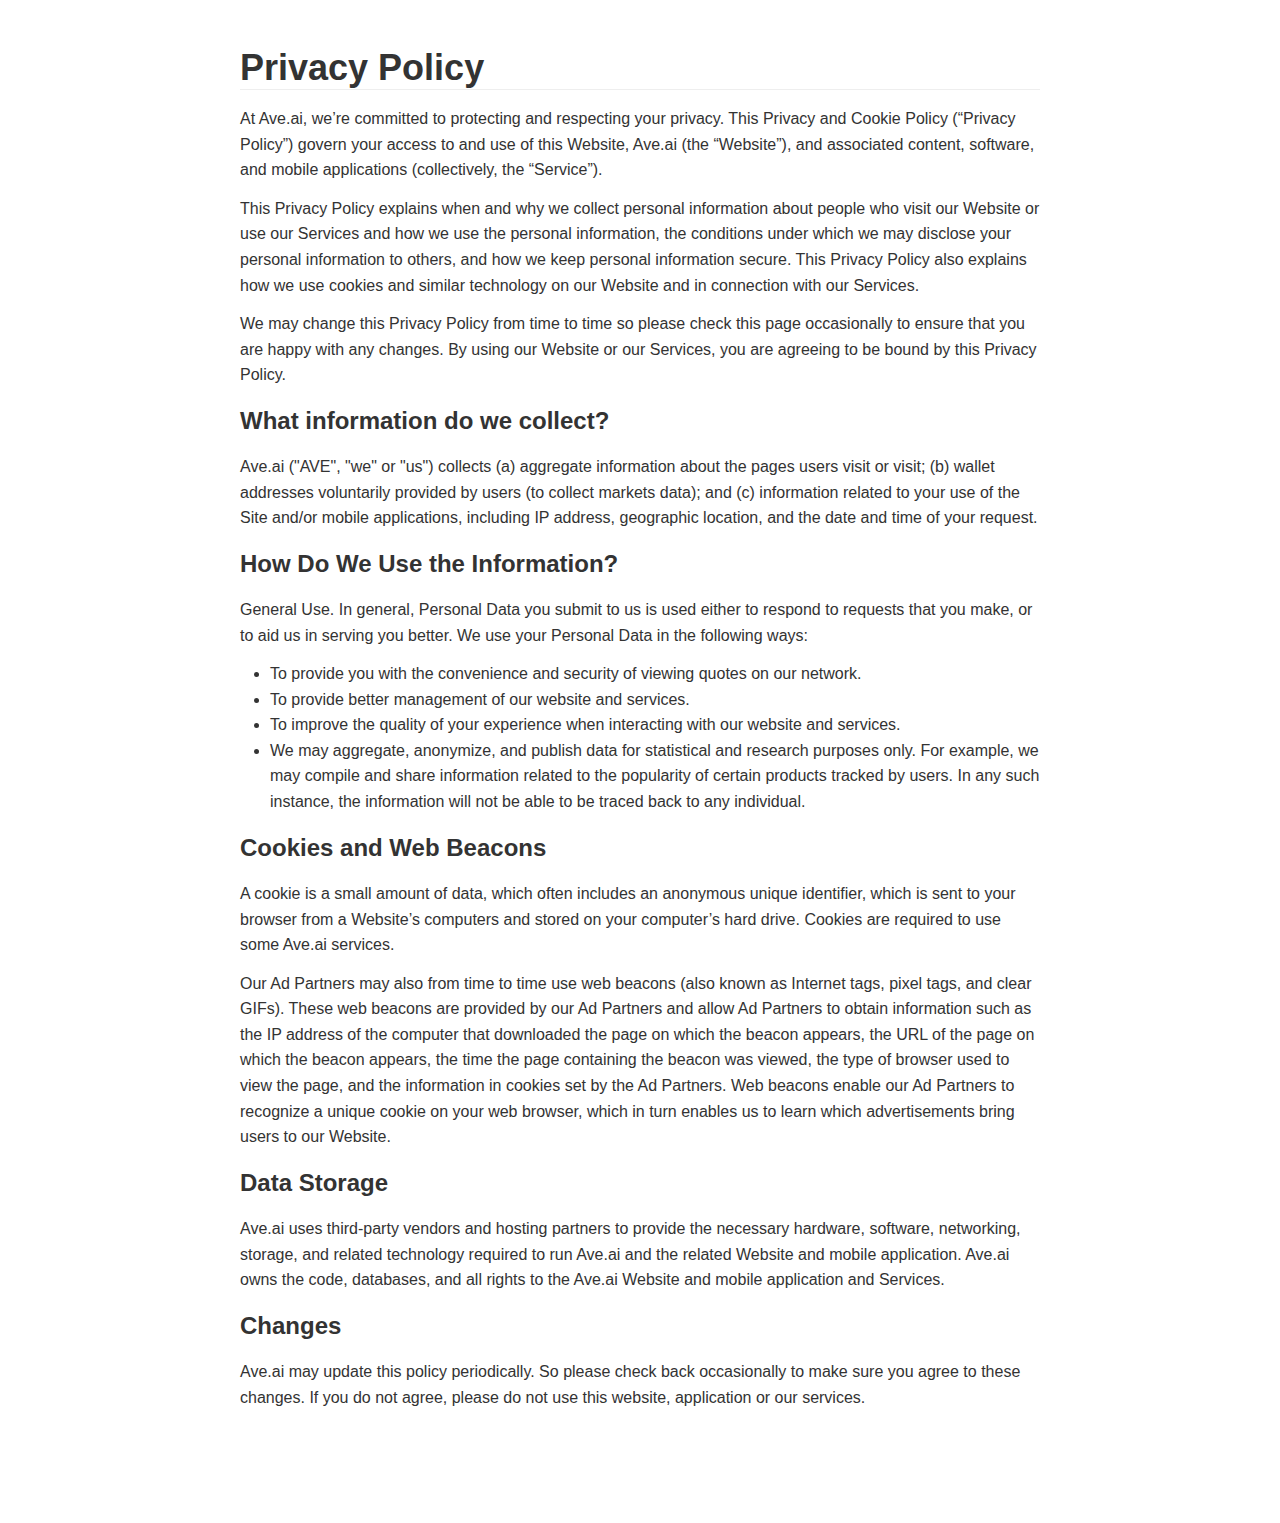
<file: privacy.html>
<!doctype html>
<html>
<head>
<meta charset='UTF-8'><meta name='viewport' content='width=device-width initial-scale=1'>
<link rel="icon" href="favicon.ico" />
<link rel="shortcut icon" href="favicon.ico" />
<title>Privacy Policy | Ave.ai</title>
<style>
  /* cyrillic-ext */
@font-face {
  font-family: 'Open Sans';
  font-style: italic;
  font-weight: 400;
  font-stretch: 100%;
  src: url(https://gstatic.loli.net/s/opensans/v27/memtYaGs126MiZpBA-UFUIcVXSCEkx2cmqvXlWqWtE6FxZCJgvAQ.woff2) format('woff2');
  unicode-range: U+0460-052F, U+1C80-1C88, U+20B4, U+2DE0-2DFF, U+A640-A69F, U+FE2E-FE2F;
}
/* cyrillic */
@font-face {
  font-family: 'Open Sans';
  font-style: italic;
  font-weight: 400;
  font-stretch: 100%;
  src: url(https://gstatic.loli.net/s/opensans/v27/memtYaGs126MiZpBA-UFUIcVXSCEkx2cmqvXlWqWvU6FxZCJgvAQ.woff2) format('woff2');
  unicode-range: U+0400-045F, U+0490-0491, U+04B0-04B1, U+2116;
}
/* greek-ext */
@font-face {
  font-family: 'Open Sans';
  font-style: italic;
  font-weight: 400;
  font-stretch: 100%;
  src: url(https://gstatic.loli.net/s/opensans/v27/memtYaGs126MiZpBA-UFUIcVXSCEkx2cmqvXlWqWtU6FxZCJgvAQ.woff2) format('woff2');
  unicode-range: U+1F00-1FFF;
}
/* greek */
@font-face {
  font-family: 'Open Sans';
  font-style: italic;
  font-weight: 400;
  font-stretch: 100%;
  src: url(https://gstatic.loli.net/s/opensans/v27/memtYaGs126MiZpBA-UFUIcVXSCEkx2cmqvXlWqWuk6FxZCJgvAQ.woff2) format('woff2');
  unicode-range: U+0370-03FF;
}
/* hebrew */
@font-face {
  font-family: 'Open Sans';
  font-style: italic;
  font-weight: 400;
  font-stretch: 100%;
  src: url(https://gstatic.loli.net/s/opensans/v27/memtYaGs126MiZpBA-UFUIcVXSCEkx2cmqvXlWqWu06FxZCJgvAQ.woff2) format('woff2');
  unicode-range: U+0590-05FF, U+20AA, U+25CC, U+FB1D-FB4F;
}
/* vietnamese */
@font-face {
  font-family: 'Open Sans';
  font-style: italic;
  font-weight: 400;
  font-stretch: 100%;
  src: url(https://gstatic.loli.net/s/opensans/v27/memtYaGs126MiZpBA-UFUIcVXSCEkx2cmqvXlWqWtk6FxZCJgvAQ.woff2) format('woff2');
  unicode-range: U+0102-0103, U+0110-0111, U+0128-0129, U+0168-0169, U+01A0-01A1, U+01AF-01B0, U+1EA0-1EF9, U+20AB;
}
/* latin-ext */
@font-face {
  font-family: 'Open Sans';
  font-style: italic;
  font-weight: 400;
  font-stretch: 100%;
  src: url(https://gstatic.loli.net/s/opensans/v27/memtYaGs126MiZpBA-UFUIcVXSCEkx2cmqvXlWqWt06FxZCJgvAQ.woff2) format('woff2');
  unicode-range: U+0100-024F, U+0259, U+1E00-1EFF, U+2020, U+20A0-20AB, U+20AD-20CF, U+2113, U+2C60-2C7F, U+A720-A7FF;
}
/* latin */
@font-face {
  font-family: 'Open Sans';
  font-style: italic;
  font-weight: 400;
  font-stretch: 100%;
  src: url(https://gstatic.loli.net/s/opensans/v27/memtYaGs126MiZpBA-UFUIcVXSCEkx2cmqvXlWqWuU6FxZCJgg.woff2) format('woff2');
  unicode-range: U+0000-00FF, U+0131, U+0152-0153, U+02BB-02BC, U+02C6, U+02DA, U+02DC, U+2000-206F, U+2074, U+20AC, U+2122, U+2191, U+2193, U+2212, U+2215, U+FEFF, U+FFFD;
}
/* cyrillic-ext */
@font-face {
  font-family: 'Open Sans';
  font-style: italic;
  font-weight: 700;
  font-stretch: 100%;
  src: url(https://gstatic.loli.net/s/opensans/v27/memtYaGs126MiZpBA-UFUIcVXSCEkx2cmqvXlWqWtE6FxZCJgvAQ.woff2) format('woff2');
  unicode-range: U+0460-052F, U+1C80-1C88, U+20B4, U+2DE0-2DFF, U+A640-A69F, U+FE2E-FE2F;
}
/* cyrillic */
@font-face {
  font-family: 'Open Sans';
  font-style: italic;
  font-weight: 700;
  font-stretch: 100%;
  src: url(https://gstatic.loli.net/s/opensans/v27/memtYaGs126MiZpBA-UFUIcVXSCEkx2cmqvXlWqWvU6FxZCJgvAQ.woff2) format('woff2');
  unicode-range: U+0400-045F, U+0490-0491, U+04B0-04B1, U+2116;
}
/* greek-ext */
@font-face {
  font-family: 'Open Sans';
  font-style: italic;
  font-weight: 700;
  font-stretch: 100%;
  src: url(https://gstatic.loli.net/s/opensans/v27/memtYaGs126MiZpBA-UFUIcVXSCEkx2cmqvXlWqWtU6FxZCJgvAQ.woff2) format('woff2');
  unicode-range: U+1F00-1FFF;
}
/* greek */
@font-face {
  font-family: 'Open Sans';
  font-style: italic;
  font-weight: 700;
  font-stretch: 100%;
  src: url(https://gstatic.loli.net/s/opensans/v27/memtYaGs126MiZpBA-UFUIcVXSCEkx2cmqvXlWqWuk6FxZCJgvAQ.woff2) format('woff2');
  unicode-range: U+0370-03FF;
}
/* hebrew */
@font-face {
  font-family: 'Open Sans';
  font-style: italic;
  font-weight: 700;
  font-stretch: 100%;
  src: url(https://gstatic.loli.net/s/opensans/v27/memtYaGs126MiZpBA-UFUIcVXSCEkx2cmqvXlWqWu06FxZCJgvAQ.woff2) format('woff2');
  unicode-range: U+0590-05FF, U+20AA, U+25CC, U+FB1D-FB4F;
}
/* vietnamese */
@font-face {
  font-family: 'Open Sans';
  font-style: italic;
  font-weight: 700;
  font-stretch: 100%;
  src: url(https://gstatic.loli.net/s/opensans/v27/memtYaGs126MiZpBA-UFUIcVXSCEkx2cmqvXlWqWtk6FxZCJgvAQ.woff2) format('woff2');
  unicode-range: U+0102-0103, U+0110-0111, U+0128-0129, U+0168-0169, U+01A0-01A1, U+01AF-01B0, U+1EA0-1EF9, U+20AB;
}
/* latin-ext */
@font-face {
  font-family: 'Open Sans';
  font-style: italic;
  font-weight: 700;
  font-stretch: 100%;
  src: url(https://gstatic.loli.net/s/opensans/v27/memtYaGs126MiZpBA-UFUIcVXSCEkx2cmqvXlWqWt06FxZCJgvAQ.woff2) format('woff2');
  unicode-range: U+0100-024F, U+0259, U+1E00-1EFF, U+2020, U+20A0-20AB, U+20AD-20CF, U+2113, U+2C60-2C7F, U+A720-A7FF;
}
/* latin */
@font-face {
  font-family: 'Open Sans';
  font-style: italic;
  font-weight: 700;
  font-stretch: 100%;
  src: url(https://gstatic.loli.net/s/opensans/v27/memtYaGs126MiZpBA-UFUIcVXSCEkx2cmqvXlWqWuU6FxZCJgg.woff2) format('woff2');
  unicode-range: U+0000-00FF, U+0131, U+0152-0153, U+02BB-02BC, U+02C6, U+02DA, U+02DC, U+2000-206F, U+2074, U+20AC, U+2122, U+2191, U+2193, U+2212, U+2215, U+FEFF, U+FFFD;
}
/* cyrillic-ext */
@font-face {
  font-family: 'Open Sans';
  font-style: normal;
  font-weight: 400;
  font-stretch: 100%;
  src: url(https://gstatic.loli.net/s/opensans/v27/memvYaGs126MiZpBA-UvWbX2vVnXBbObj2OVTSKmu0SC55K5gw.woff2) format('woff2');
  unicode-range: U+0460-052F, U+1C80-1C88, U+20B4, U+2DE0-2DFF, U+A640-A69F, U+FE2E-FE2F;
}
/* cyrillic */
@font-face {
  font-family: 'Open Sans';
  font-style: normal;
  font-weight: 400;
  font-stretch: 100%;
  src: url(https://gstatic.loli.net/s/opensans/v27/memvYaGs126MiZpBA-UvWbX2vVnXBbObj2OVTSumu0SC55K5gw.woff2) format('woff2');
  unicode-range: U+0400-045F, U+0490-0491, U+04B0-04B1, U+2116;
}
/* greek-ext */
@font-face {
  font-family: 'Open Sans';
  font-style: normal;
  font-weight: 400;
  font-stretch: 100%;
  src: url(https://gstatic.loli.net/s/opensans/v27/memvYaGs126MiZpBA-UvWbX2vVnXBbObj2OVTSOmu0SC55K5gw.woff2) format('woff2');
  unicode-range: U+1F00-1FFF;
}
/* greek */
@font-face {
  font-family: 'Open Sans';
  font-style: normal;
  font-weight: 400;
  font-stretch: 100%;
  src: url(https://gstatic.loli.net/s/opensans/v27/memvYaGs126MiZpBA-UvWbX2vVnXBbObj2OVTSymu0SC55K5gw.woff2) format('woff2');
  unicode-range: U+0370-03FF;
}
/* hebrew */
@font-face {
  font-family: 'Open Sans';
  font-style: normal;
  font-weight: 400;
  font-stretch: 100%;
  src: url(https://gstatic.loli.net/s/opensans/v27/memvYaGs126MiZpBA-UvWbX2vVnXBbObj2OVTS2mu0SC55K5gw.woff2) format('woff2');
  unicode-range: U+0590-05FF, U+20AA, U+25CC, U+FB1D-FB4F;
}
/* vietnamese */
@font-face {
  font-family: 'Open Sans';
  font-style: normal;
  font-weight: 400;
  font-stretch: 100%;
  src: url(https://gstatic.loli.net/s/opensans/v27/memvYaGs126MiZpBA-UvWbX2vVnXBbObj2OVTSCmu0SC55K5gw.woff2) format('woff2');
  unicode-range: U+0102-0103, U+0110-0111, U+0128-0129, U+0168-0169, U+01A0-01A1, U+01AF-01B0, U+1EA0-1EF9, U+20AB;
}
/* latin-ext */
@font-face {
  font-family: 'Open Sans';
  font-style: normal;
  font-weight: 400;
  font-stretch: 100%;
  src: url(https://gstatic.loli.net/s/opensans/v27/memvYaGs126MiZpBA-UvWbX2vVnXBbObj2OVTSGmu0SC55K5gw.woff2) format('woff2');
  unicode-range: U+0100-024F, U+0259, U+1E00-1EFF, U+2020, U+20A0-20AB, U+20AD-20CF, U+2113, U+2C60-2C7F, U+A720-A7FF;
}
/* latin */
@font-face {
  font-family: 'Open Sans';
  font-style: normal;
  font-weight: 400;
  font-stretch: 100%;
  src: url(https://gstatic.loli.net/s/opensans/v27/memvYaGs126MiZpBA-UvWbX2vVnXBbObj2OVTS-mu0SC55I.woff2) format('woff2');
  unicode-range: U+0000-00FF, U+0131, U+0152-0153, U+02BB-02BC, U+02C6, U+02DA, U+02DC, U+2000-206F, U+2074, U+20AC, U+2122, U+2191, U+2193, U+2212, U+2215, U+FEFF, U+FFFD;
}
/* cyrillic-ext */
@font-face {
  font-family: 'Open Sans';
  font-style: normal;
  font-weight: 700;
  font-stretch: 100%;
  src: url(https://gstatic.loli.net/s/opensans/v27/memvYaGs126MiZpBA-UvWbX2vVnXBbObj2OVTSKmu0SC55K5gw.woff2) format('woff2');
  unicode-range: U+0460-052F, U+1C80-1C88, U+20B4, U+2DE0-2DFF, U+A640-A69F, U+FE2E-FE2F;
}
/* cyrillic */
@font-face {
  font-family: 'Open Sans';
  font-style: normal;
  font-weight: 700;
  font-stretch: 100%;
  src: url(https://gstatic.loli.net/s/opensans/v27/memvYaGs126MiZpBA-UvWbX2vVnXBbObj2OVTSumu0SC55K5gw.woff2) format('woff2');
  unicode-range: U+0400-045F, U+0490-0491, U+04B0-04B1, U+2116;
}
/* greek-ext */
@font-face {
  font-family: 'Open Sans';
  font-style: normal;
  font-weight: 700;
  font-stretch: 100%;
  src: url(https://gstatic.loli.net/s/opensans/v27/memvYaGs126MiZpBA-UvWbX2vVnXBbObj2OVTSOmu0SC55K5gw.woff2) format('woff2');
  unicode-range: U+1F00-1FFF;
}
/* greek */
@font-face {
  font-family: 'Open Sans';
  font-style: normal;
  font-weight: 700;
  font-stretch: 100%;
  src: url(https://gstatic.loli.net/s/opensans/v27/memvYaGs126MiZpBA-UvWbX2vVnXBbObj2OVTSymu0SC55K5gw.woff2) format('woff2');
  unicode-range: U+0370-03FF;
}
/* hebrew */
@font-face {
  font-family: 'Open Sans';
  font-style: normal;
  font-weight: 700;
  font-stretch: 100%;
  src: url(https://gstatic.loli.net/s/opensans/v27/memvYaGs126MiZpBA-UvWbX2vVnXBbObj2OVTS2mu0SC55K5gw.woff2) format('woff2');
  unicode-range: U+0590-05FF, U+20AA, U+25CC, U+FB1D-FB4F;
}
/* vietnamese */
@font-face {
  font-family: 'Open Sans';
  font-style: normal;
  font-weight: 700;
  font-stretch: 100%;
  src: url(https://gstatic.loli.net/s/opensans/v27/memvYaGs126MiZpBA-UvWbX2vVnXBbObj2OVTSCmu0SC55K5gw.woff2) format('woff2');
  unicode-range: U+0102-0103, U+0110-0111, U+0128-0129, U+0168-0169, U+01A0-01A1, U+01AF-01B0, U+1EA0-1EF9, U+20AB;
}
/* latin-ext */
@font-face {
  font-family: 'Open Sans';
  font-style: normal;
  font-weight: 700;
  font-stretch: 100%;
  src: url(https://gstatic.loli.net/s/opensans/v27/memvYaGs126MiZpBA-UvWbX2vVnXBbObj2OVTSGmu0SC55K5gw.woff2) format('woff2');
  unicode-range: U+0100-024F, U+0259, U+1E00-1EFF, U+2020, U+20A0-20AB, U+20AD-20CF, U+2113, U+2C60-2C7F, U+A720-A7FF;
}
/* latin */
@font-face {
  font-family: 'Open Sans';
  font-style: normal;
  font-weight: 700;
  font-stretch: 100%;
  src: url(https://gstatic.loli.net/s/opensans/v27/memvYaGs126MiZpBA-UvWbX2vVnXBbObj2OVTS-mu0SC55I.woff2) format('woff2');
  unicode-range: U+0000-00FF, U+0131, U+0152-0153, U+02BB-02BC, U+02C6, U+02DA, U+02DC, U+2000-206F, U+2074, U+20AC, U+2122, U+2191, U+2193, U+2212, U+2215, U+FEFF, U+FFFD;
}
</style>
<style type='text/css'>html {overflow-x: initial !important;}:root { --bg-color: #ffffff; --text-color: #333333; --select-text-bg-color: #B5D6FC; --select-text-font-color: auto; --monospace: "Lucida Console",Consolas,"Courier",monospace; --title-bar-height: 20px; }
.mac-os-11 { --title-bar-height: 28px; }
html { font-size: 14px; background-color: var(--bg-color); color: var(--text-color); font-family: "Helvetica Neue", Helvetica, Arial, sans-serif; -webkit-font-smoothing: antialiased; }
body { margin: 0px; padding: 0px; height: auto; bottom: 0px; top: 0px; left: 0px; right: 0px; font-size: 1rem; line-height: 1.42857143; overflow-x: hidden; background-image: inherit; background-size: inherit; background-attachment: inherit; background-origin: inherit; background-clip: inherit; background-color: inherit; tab-size: 4; background-position: inherit inherit; background-repeat: inherit inherit; }
iframe { margin: auto; }
a.url { word-break: break-all; }
a:active, a:hover { outline: 0px; }
.in-text-selection, ::selection { text-shadow: none; background: var(--select-text-bg-color); color: var(--select-text-font-color); }
#write { margin: 0px auto; height: auto; width: inherit; word-break: normal; word-wrap: break-word; position: relative; white-space: normal; overflow-x: visible; padding-top: 36px; }
#write.first-line-indent p { text-indent: 2em; }
#write.first-line-indent li p, #write.first-line-indent p * { text-indent: 0px; }
#write.first-line-indent li { margin-left: 2em; }
.for-image #write { padding-left: 8px; padding-right: 8px; }
body.typora-export { padding-left: 30px; padding-right: 30px; }
.typora-export .footnote-line, .typora-export li, .typora-export p { white-space: pre-wrap; }
.typora-export .task-list-item input { pointer-events: none; }
@media screen and (max-width: 500px) {
  body.typora-export { padding-left: 0px; padding-right: 0px; }
  #write { padding-left: 20px; padding-right: 20px; }
  .CodeMirror-sizer { margin-left: 0px !important; }
  .CodeMirror-gutters { display: none !important; }
}
#write li > figure:last-child { margin-bottom: 0.5rem; }
#write ol, #write ul { position: relative; }
img { max-width: 100%; vertical-align: middle; image-orientation: from-image; }
button, input, select, textarea { color: inherit; font-family: inherit; font-size: inherit; font-style: inherit; font-variant-caps: inherit; font-weight: inherit; font-stretch: inherit; line-height: inherit; }
input[type="checkbox"], input[type="radio"] { line-height: normal; padding: 0px; }
*, ::after, ::before { box-sizing: border-box; }
#write h1, #write h2, #write h3, #write h4, #write h5, #write h6, #write p, #write pre { width: inherit; }
#write h1, #write h2, #write h3, #write h4, #write h5, #write h6, #write p { position: relative; }
p { line-height: inherit; }
h1, h2, h3, h4, h5, h6 { break-after: avoid-page; break-inside: avoid; orphans: 4; }
p { orphans: 4; }
h1 { font-size: 2rem; }
h2 { font-size: 1.8rem; }
h3 { font-size: 1.6rem; }
h4 { font-size: 1.4rem; }
h5 { font-size: 1.2rem; }
h6 { font-size: 1rem; }
.md-math-block, .md-rawblock, h1, h2, h3, h4, h5, h6, p { margin-top: 1rem; margin-bottom: 1rem; }
.hidden { display: none; }
.md-blockmeta { color: rgb(204, 204, 204); font-weight: 700; font-style: italic; }
a { cursor: pointer; }
sup.md-footnote { padding: 2px 4px; background-color: rgba(238, 238, 238, 0.7); color: rgb(85, 85, 85); border-top-left-radius: 4px; border-top-right-radius: 4px; border-bottom-right-radius: 4px; border-bottom-left-radius: 4px; cursor: pointer; }
sup.md-footnote a, sup.md-footnote a:hover { color: inherit; text-transform: inherit; text-decoration: inherit; }
#write input[type="checkbox"] { cursor: pointer; width: inherit; height: inherit; }
figure { overflow-x: auto; margin: 1.2em 0px; max-width: calc(100% + 16px); padding: 0px; }
figure > table { margin: 0px; }
tr { break-inside: avoid; break-after: auto; }
thead { display: table-header-group; }
table { border-collapse: collapse; border-spacing: 0px; width: 100%; overflow: auto; break-inside: auto; text-align: left; }
table.md-table td { min-width: 32px; }
.CodeMirror-gutters { border-right-width: 0px; background-color: inherit; }
.CodeMirror-linenumber { }
.CodeMirror { text-align: left; }
.CodeMirror-placeholder { opacity: 0.3; }
.CodeMirror pre { padding: 0px 4px; }
.CodeMirror-lines { padding: 0px; }
div.hr:focus { cursor: none; }
#write pre { white-space: pre-wrap; }
#write.fences-no-line-wrapping pre { white-space: pre; }
#write pre.ty-contain-cm { white-space: normal; }
.CodeMirror-gutters { margin-right: 4px; }
.md-fences { font-size: 0.9rem; display: block; break-inside: avoid; text-align: left; overflow: visible; white-space: pre; background-image: inherit; background-size: inherit; background-attachment: inherit; background-origin: inherit; background-clip: inherit; background-color: inherit; position: relative !important; background-position: inherit inherit; background-repeat: inherit inherit; }
.md-fences-adv-panel { width: 100%; margin-top: 10px; text-align: center; padding-top: 0px; padding-bottom: 8px; overflow-x: auto; }
#write .md-fences.mock-cm { white-space: pre-wrap; }
.md-fences.md-fences-with-lineno { padding-left: 0px; }
#write.fences-no-line-wrapping .md-fences.mock-cm { white-space: pre; overflow-x: auto; }
.md-fences.mock-cm.md-fences-with-lineno { padding-left: 8px; }
.CodeMirror-line, twitterwidget { break-inside: avoid; }
.footnotes { opacity: 0.8; font-size: 0.9rem; margin-top: 1em; margin-bottom: 1em; }
.footnotes + .footnotes { margin-top: 0px; }
.md-reset { margin: 0px; padding: 0px; border: 0px; outline: 0px; vertical-align: top; text-decoration: none; text-shadow: none; float: none; position: static; width: auto; height: auto; white-space: nowrap; cursor: inherit; line-height: normal; font-weight: 400; text-align: left; box-sizing: content-box; direction: ltr; background-position: 0px 0px; background-repeat: initial initial; }
li div { padding-top: 0px; }
blockquote { margin: 1rem 0px; }
li .mathjax-block, li p { margin: 0.5rem 0px; }
li blockquote { margin: 1rem 0px; }
li { margin: 0px; position: relative; }
blockquote > :last-child { margin-bottom: 0px; }
blockquote > :first-child, li > :first-child { margin-top: 0px; }
.footnotes-area { color: rgb(136, 136, 136); margin-top: 0.714rem; padding-bottom: 0.143rem; white-space: normal; }
#write .footnote-line { white-space: pre-wrap; }
@media print {
  body, html { border: 1px solid transparent; height: 99%; break-after: avoid; break-before: avoid; font-variant-ligatures: no-common-ligatures; }
  #write { margin-top: 0px; padding-top: 0px; border-color: transparent !important; }
  .typora-export * { -webkit-print-color-adjust: exact; }
  .typora-export #write { break-after: avoid; }
  .typora-export #write::after { height: 0px; }
  .is-mac table { break-inside: avoid; }
  .typora-export-show-outline .typora-export-sidebar { display: none; }
}
.footnote-line { margin-top: 0.714em; font-size: 0.7em; }
a img, img a { cursor: pointer; }
pre.md-meta-block { font-size: 0.8rem; min-height: 0.8rem; white-space: pre-wrap; background-color: rgb(204, 204, 204); display: block; overflow-x: hidden; background-position: initial initial; background-repeat: initial initial; }
p > .md-image:only-child:not(.md-img-error) img, p > img:only-child { display: block; margin: auto; }
#write.first-line-indent p > .md-image:only-child:not(.md-img-error) img { left: -2em; position: relative; }
p > .md-image:only-child { display: inline-block; width: 100%; }
#write .MathJax_Display { margin: 0.8em 0px 0px; }
.md-math-block { width: 100%; }
.md-math-block:not(:empty)::after { display: none; }
.MathJax_ref { fill: currentcolor; }
[contenteditable="true"]:active, [contenteditable="true"]:focus, [contenteditable="false"]:active, [contenteditable="false"]:focus { outline: 0px; box-shadow: none; }
.md-task-list-item { position: relative; list-style-type: none; }
.task-list-item.md-task-list-item { padding-left: 0px; }
.md-task-list-item > input { position: absolute; top: 0px; left: 0px; margin-left: -1.2em; margin-top: calc(1em - 10px); border: none; }
.math { font-size: 1rem; }
.md-toc { min-height: 3.58rem; position: relative; font-size: 0.9rem; border-top-left-radius: 10px; border-top-right-radius: 10px; border-bottom-right-radius: 10px; border-bottom-left-radius: 10px; }
.md-toc-content { position: relative; margin-left: 0px; }
.md-toc-content::after, .md-toc::after { display: none; }
.md-toc-item { display: block; color: rgb(65, 131, 196); }
.md-toc-item a { text-decoration: none; }
.md-toc-inner:hover { text-decoration: underline; }
.md-toc-inner { display: inline-block; cursor: pointer; }
.md-toc-h1 .md-toc-inner { margin-left: 0px; font-weight: 700; }
.md-toc-h2 .md-toc-inner { margin-left: 2em; }
.md-toc-h3 .md-toc-inner { margin-left: 4em; }
.md-toc-h4 .md-toc-inner { margin-left: 6em; }
.md-toc-h5 .md-toc-inner { margin-left: 8em; }
.md-toc-h6 .md-toc-inner { margin-left: 10em; }
@media screen and (max-width: 48em) {
  .md-toc-h3 .md-toc-inner { margin-left: 3.5em; }
  .md-toc-h4 .md-toc-inner { margin-left: 5em; }
  .md-toc-h5 .md-toc-inner { margin-left: 6.5em; }
  .md-toc-h6 .md-toc-inner { margin-left: 8em; }
}
a.md-toc-inner { font-size: inherit; font-style: inherit; font-weight: inherit; line-height: inherit; }
.footnote-line a:not(.reversefootnote) { color: inherit; }
.md-attr { display: none; }
.md-fn-count::after { content: "."; }
code, pre, samp, tt { font-family: var(--monospace); }
kbd { margin: 0px 0.1em; padding: 0.1em 0.6em; font-size: 0.8em; color: rgb(36, 39, 41); background-color: rgb(255, 255, 255); border: 1px solid rgb(173, 179, 185); border-top-left-radius: 3px; border-top-right-radius: 3px; border-bottom-right-radius: 3px; border-bottom-left-radius: 3px; box-shadow: rgba(12, 13, 14, 0.2) 0px 1px 0px, rgb(255, 255, 255) 0px 0px 0px 2px inset; white-space: nowrap; vertical-align: middle; background-position: initial initial; background-repeat: initial initial; }
.md-comment { color: rgb(162, 127, 3); opacity: 0.6; font-family: var(--monospace); }
code { text-align: left; }
a.md-print-anchor { white-space: pre !important; border: none !important; display: inline-block !important; position: absolute !important; width: 1px !important; right: 0px !important; outline: 0px !important; text-shadow: initial !important; background-position: 0px 0px !important; background-repeat: initial initial !important; }
.os-windows.monocolor-emoji .md-emoji { font-family: "Segoe UI Symbol", sans-serif; }
.md-diagram-panel > svg { max-width: 100%; }
[lang="flow"] svg, [lang="mermaid"] svg { max-width: 100%; height: auto; }
[lang="mermaid"] .node text { font-size: 1rem; }
table tr th { border-bottom-width: 0px; }
video { max-width: 100%; display: block; margin: 0px auto; }
iframe { max-width: 100%; width: 100%; border: none; }
.highlight td, .highlight tr { border: 0px; }
mark { background-color: rgb(255, 255, 0); color: rgb(0, 0, 0); background-position: initial initial; background-repeat: initial initial; }
.md-html-inline .md-plain, .md-html-inline strong, mark .md-inline-math, mark strong { color: inherit; }
.md-expand mark .md-meta { opacity: 0.3 !important; }
mark .md-meta { color: rgb(0, 0, 0); }
@media print {
  .typora-export h1, .typora-export h2, .typora-export h3, .typora-export h4, .typora-export h5, .typora-export h6 { break-inside: avoid; }
}
.md-diagram-panel .messageText { stroke: none !important; }
.md-diagram-panel .start-state { fill: var(--node-fill); }
.md-diagram-panel .edgeLabel rect { opacity: 1 !important; }
.md-fences.md-fences-math { font-size: 1em; }
.md-fences-advanced:not(.md-focus) { padding: 0px; white-space: nowrap; border: 0px; }
.md-fences-advanced:not(.md-focus) { background-image: inherit; background-size: inherit; background-attachment: inherit; background-origin: inherit; background-clip: inherit; background-color: inherit; background-position: inherit inherit; background-repeat: inherit inherit; }
.typora-export-show-outline .typora-export-content { max-width: 1440px; margin: auto; display: flex; flex-direction: row; }
.typora-export-sidebar { width: 300px; font-size: 0.8rem; margin-top: 80px; margin-right: 18px; }
.typora-export-show-outline #write { --webkit-flex: 2; flex: 2 1 0%; }
.typora-export-sidebar .outline-content { position: fixed; top: 0px; max-height: 100%; overflow: hidden auto; padding-bottom: 30px; padding-top: 60px; width: 300px; }
@media screen and (max-width: 1024px) {
  .typora-export-sidebar, .typora-export-sidebar .outline-content { width: 240px; }
}
@media screen and (max-width: 800px) {
  .typora-export-sidebar { display: none; }
}
.outline-content li, .outline-content ul { margin-left: 0px; margin-right: 0px; padding-left: 0px; padding-right: 0px; list-style: none; }
.outline-content ul { margin-top: 0px; margin-bottom: 0px; }
.outline-content strong { font-weight: 400; }
.outline-expander { width: 1rem; height: 1.428571429rem; position: relative; display: table-cell; vertical-align: middle; cursor: pointer; padding-left: 4px; }
.outline-expander::before { content: ''; position: relative; font-family: Ionicons; display: inline-block; font-size: 8px; vertical-align: middle; }
.outline-item { padding-top: 3px; padding-bottom: 3px; cursor: pointer; }
.outline-expander:hover::before { content: ''; }
.outline-h1 > .outline-item { padding-left: 0px; }
.outline-h2 > .outline-item { padding-left: 1em; }
.outline-h3 > .outline-item { padding-left: 2em; }
.outline-h4 > .outline-item { padding-left: 3em; }
.outline-h5 > .outline-item { padding-left: 4em; }
.outline-h6 > .outline-item { padding-left: 5em; }
.outline-label { cursor: pointer; display: table-cell; vertical-align: middle; text-decoration: none; color: inherit; }
.outline-label:hover { text-decoration: underline; }
.outline-item:hover { border-color: rgb(245, 245, 245); background-color: var(--item-hover-bg-color); }
.outline-item:hover { margin-left: -28px; margin-right: -28px; border-left-width: 28px; border-left-style: solid; border-left-color: transparent; border-right-width: 28px; border-right-style: solid; border-right-color: transparent; }
.outline-item-single .outline-expander::before, .outline-item-single .outline-expander:hover::before { display: none; }
.outline-item-open > .outline-item > .outline-expander::before { content: ''; }
.outline-children { display: none; }
.info-panel-tab-wrapper { display: none; }
.outline-item-open > .outline-children { display: block; }
.typora-export .outline-item { padding-top: 1px; padding-bottom: 1px; }
.typora-export .outline-item:hover { margin-right: -8px; border-right-width: 8px; border-right-style: solid; border-right-color: transparent; }
.typora-export .outline-expander::before { content: "+"; font-family: inherit; top: -1px; }
.typora-export .outline-expander:hover::before, .typora-export .outline-item-open > .outline-item > .outline-expander::before { content: '−'; }
.typora-export-collapse-outline .outline-children { display: none; }
.typora-export-collapse-outline .outline-item-open > .outline-children, .typora-export-no-collapse-outline .outline-children { display: block; }
.typora-export-no-collapse-outline .outline-expander::before { content: "" !important; }
.typora-export-show-outline .outline-item-active > .outline-item .outline-label { font-weight: 700; }
.md-inline-math-container mjx-container { zoom: 0.95; }


:root {
    --side-bar-bg-color: #fafafa;
    --control-text-color: #777;
}

@include-when-export url(https://fonts.loli.net/css?family=Open+Sans:400italic,700italic,700,400&subset=latin,latin-ext);

/* open-sans-regular - latin-ext_latin */
  /* open-sans-italic - latin-ext_latin */
    /* open-sans-700 - latin-ext_latin */
    /* open-sans-700italic - latin-ext_latin */
  html {
    font-size: 16px;
    -webkit-font-smoothing: antialiased;
}

body {
    font-family: "Open Sans","Clear Sans", "Helvetica Neue", Helvetica, Arial, 'Segoe UI Emoji', sans-serif;
    color: rgb(51, 51, 51);
    line-height: 1.6;
}

#write {
    max-width: 860px;
  	margin: 0 auto;
  	padding: 30px;
    padding-bottom: 100px;
}

@media only screen and (min-width: 1400px) {
	#write {
		max-width: 1024px;
	}
}

@media only screen and (min-width: 1800px) {
	#write {
		max-width: 1200px;
	}
}

#write > ul:first-child,
#write > ol:first-child{
    margin-top: 30px;
}

a {
    color: #4183C4;
}
h1,
h2,
h3,
h4,
h5,
h6 {
    position: relative;
    margin-top: 1rem;
    margin-bottom: 1rem;
    font-weight: bold;
    line-height: 1.4;
    cursor: text;
}
h1:hover a.anchor,
h2:hover a.anchor,
h3:hover a.anchor,
h4:hover a.anchor,
h5:hover a.anchor,
h6:hover a.anchor {
    text-decoration: none;
}
h1 tt,
h1 code {
    font-size: inherit;
}
h2 tt,
h2 code {
    font-size: inherit;
}
h3 tt,
h3 code {
    font-size: inherit;
}
h4 tt,
h4 code {
    font-size: inherit;
}
h5 tt,
h5 code {
    font-size: inherit;
}
h6 tt,
h6 code {
    font-size: inherit;
}
h1 {
    font-size: 2.25em;
    line-height: 1.2;
    border-bottom: 1px solid #eee;
}
h2 {
    font-size: 1.75em;
    line-height: 1.225;
    border-bottom: 1px solid #eee;
}

/*@media print {
    .typora-export h1,
    .typora-export h2 {
        border-bottom: none;
        padding-bottom: initial;
    }

    .typora-export h1::after,
    .typora-export h2::after {
        content: "";
        display: block;
        height: 100px;
        margin-top: -96px;
        border-top: 1px solid #eee;
    }
}*/

h3 {
    font-size: 1.5em;
    line-height: 1.43;
}
h4 {
    font-size: 1.25em;
}
h5 {
    font-size: 1em;
}
h6 {
   font-size: 1em;
    color: #777;
}
p,
blockquote,
ul,
ol,
dl,
table{
    margin: 0.8em 0;
}
li>ol,
li>ul {
    margin: 0 0;
}
hr {
    height: 2px;
    padding: 0;
    margin: 16px 0;
    background-color: #e7e7e7;
    border: 0 none;
    overflow: hidden;
    box-sizing: content-box;
}

li p.first {
    display: inline-block;
}
ul,
ol {
    padding-left: 30px;
}
ul:first-child,
ol:first-child {
    margin-top: 0;
}
ul:last-child,
ol:last-child {
    margin-bottom: 0;
}
blockquote {
    border-left: 4px solid #dfe2e5;
    padding: 0 15px;
    color: #777777;
}
blockquote blockquote {
    padding-right: 0;
}
table {
    padding: 0;
    word-break: initial;
}
table tr {
    border: 1px solid #dfe2e5;
    margin: 0;
    padding: 0;
}
table tr:nth-child(2n),
thead {
    background-color: #f8f8f8;
}
table th {
    font-weight: bold;
    border: 1px solid #dfe2e5;
    border-bottom: 0;
    margin: 0;
    padding: 6px 13px;
}
table td {
    border: 1px solid #dfe2e5;
    margin: 0;
    padding: 6px 13px;
}
table th:first-child,
table td:first-child {
    margin-top: 0;
}
table th:last-child,
table td:last-child {
    margin-bottom: 0;
}

.CodeMirror-lines {
    padding-left: 4px;
}

.code-tooltip {
    box-shadow: 0 1px 1px 0 rgba(0,28,36,.3);
    border-top: 1px solid #eef2f2;
}

.md-fences,
code,
tt {
    border: 1px solid #e7eaed;
    background-color: #f8f8f8;
    border-radius: 3px;
    padding: 0;
    padding: 2px 4px 0px 4px;
    font-size: 0.9em;
}

code {
    background-color: #f3f4f4;
    padding: 0 2px 0 2px;
}

.md-fences {
    margin-bottom: 15px;
    margin-top: 15px;
    padding-top: 8px;
    padding-bottom: 6px;
}


.md-task-list-item > input {
  margin-left: -1.3em;
}

@media print {
    html {
        font-size: 13px;
    }
    table,
    pre {
        page-break-inside: avoid;
    }
    pre {
        word-wrap: break-word;
    }
}

.md-fences {
	background-color: #f8f8f8;
}
#write pre.md-meta-block {
	padding: 1rem;
    font-size: 85%;
    line-height: 1.45;
    background-color: #f7f7f7;
    border: 0;
    border-radius: 3px;
    color: #777777;
    margin-top: 0 !important;
}

.mathjax-block>.code-tooltip {
	bottom: .375rem;
}

.md-mathjax-midline {
    background: #fafafa;
}

#write>h3.md-focus:before{
	left: -1.5625rem;
	top: .375rem;
}
#write>h4.md-focus:before{
	left: -1.5625rem;
	top: .285714286rem;
}
#write>h5.md-focus:before{
	left: -1.5625rem;
	top: .285714286rem;
}
#write>h6.md-focus:before{
	left: -1.5625rem;
	top: .285714286rem;
}
.md-image>.md-meta {
    /*border: 1px solid #ddd;*/
    border-radius: 3px;
    padding: 2px 0px 0px 4px;
    font-size: 0.9em;
    color: inherit;
}

.md-tag {
    color: #a7a7a7;
    opacity: 1;
}

.md-toc {
    margin-top:20px;
    padding-bottom:20px;
}

.sidebar-tabs {
    border-bottom: none;
}

#typora-quick-open {
    border: 1px solid #ddd;
    background-color: #f8f8f8;
}

#typora-quick-open-item {
    background-color: #FAFAFA;
    border-color: #FEFEFE #e5e5e5 #e5e5e5 #eee;
    border-style: solid;
    border-width: 1px;
}

/** focus mode */
.on-focus-mode blockquote {
    border-left-color: rgba(85, 85, 85, 0.12);
}

header, .context-menu, .megamenu-content, footer{
    font-family: "Segoe UI", "Arial", sans-serif;
}

.file-node-content:hover .file-node-icon,
.file-node-content:hover .file-node-open-state{
    visibility: visible;
}

.mac-seamless-mode #typora-sidebar {
    background-color: #fafafa;
    background-color: var(--side-bar-bg-color);
}

.md-lang {
    color: #b4654d;
}

/*.html-for-mac {
    --item-hover-bg-color: #E6F0FE;
}*/

#md-notification .btn {
    border: 0;
}

.dropdown-menu .divider {
    border-color: #e5e5e5;
    opacity: 0.4;
}

.ty-preferences .window-content {
    background-color: #fafafa;
}

.ty-preferences .nav-group-item.active {
    color: white;
    background: #999;
}

.menu-item-container a.menu-style-btn {
    background-color: #f5f8fa;
    background-image: linear-gradient( 180deg , hsla(0, 0%, 100%, 0.8), hsla(0, 0%, 100%, 0));
}


 @media print { @page {margin: 0 0 0 0;} body.typora-export {padding-left: 0; padding-right: 0;} #write {padding:0;}}
</style><title>Privacy Policy</title>
</head>
<body class='typora-export'><div class='typora-export-content'>
<div id='write'  class=''><h1 id='privacy-policy'><span>Privacy Policy</span></h1><p><span>At Ave.ai, we’re committed to protecting and respecting your privacy. This Privacy and Cookie Policy (“Privacy Policy”) govern your access to and use of this Website, Ave.ai (the “Website”), and associated content, software, and mobile applications (collectively, the “Service”). </span></p><p><span>This Privacy Policy explains when and why we collect personal information about people who visit our Website or use our Services and how we use the personal information, the conditions under which we may disclose your personal information to others, and how we keep personal information secure. This Privacy Policy also explains how we use cookies and similar technology on our Website and in connection with our Services.</span></p><p><span>We may change this Privacy Policy from time to time so please check this page occasionally to ensure that you are happy with any changes. By using our Website or our Services, you are agreeing to be bound by this Privacy Policy.</span></p><h3 id='what-information-do-we-collect'><span>What information do we collect?</span></h3><p><span>Ave.ai (&quot;AVE&quot;, &quot;we&quot; or &quot;us&quot;) collects (a) aggregate information about the pages users visit or visit; (b) wallet addresses voluntarily provided by users (to collect markets data); and (c) information related to your use of the Site and/or mobile applications, including IP address, geographic location, and the date and time of your request.</span></p><h3 id='how-do-we-use-the-information'><span>How Do We Use the Information?</span></h3><p><span>General Use. In general, Personal Data you submit to us is used either to respond to requests that you make, or to aid us in serving you better. We use your Personal Data in the following ways:</span></p><ul><li><span>To provide you with the convenience and security of viewing quotes on our network.</span></li><li><span>To provide better management of our website and services.</span></li><li><span>To improve the quality of your experience when interacting with our website and services.</span></li><li><span>We may aggregate, anonymize, and publish data for statistical and research purposes only. For example, we may compile and share information related to the popularity of certain products tracked by users. In any such instance, the information will not be able to be traced back to any individual.</span></li></ul><h3 id='cookies-and-web-beacons'><span>Cookies and Web Beacons</span></h3><p><span>A cookie is a small amount of data, which often includes an anonymous unique identifier, which is sent to your browser from a Website’s computers and stored on your computer’s hard drive. Cookies are required to use some Ave.ai services.</span></p><p><span>Our Ad Partners may also from time to time use web beacons (also known as Internet tags, pixel tags, and clear GIFs). These web beacons are provided by our Ad Partners and allow Ad Partners to obtain information such as the IP address of the computer that downloaded the page on which the beacon appears, the URL of the page on which the beacon appears, the time the page containing the beacon was viewed, the type of browser used to view the page, and the information in cookies set by the Ad Partners. Web beacons enable our Ad Partners to recognize a unique cookie on your web browser, which in turn enables us to learn which advertisements bring users to our Website.</span></p><h3 id='data-storage'><span>Data Storage</span></h3><p><span>Ave.ai uses third-party vendors and hosting partners to provide the necessary hardware, software, networking, storage, and related technology required to run Ave.ai and the related Website and mobile application. Ave.ai owns the code, databases, and all rights to the Ave.ai Website and mobile application and Services.</span></p><h3 id='changes'><span>Changes</span></h3><p><span>Ave.ai may update this policy periodically. So please check back occasionally to make sure you agree to these changes. If you do not agree, please do not use this website, application or our services.</span></p></div></div>
</body>
</html>
</file>
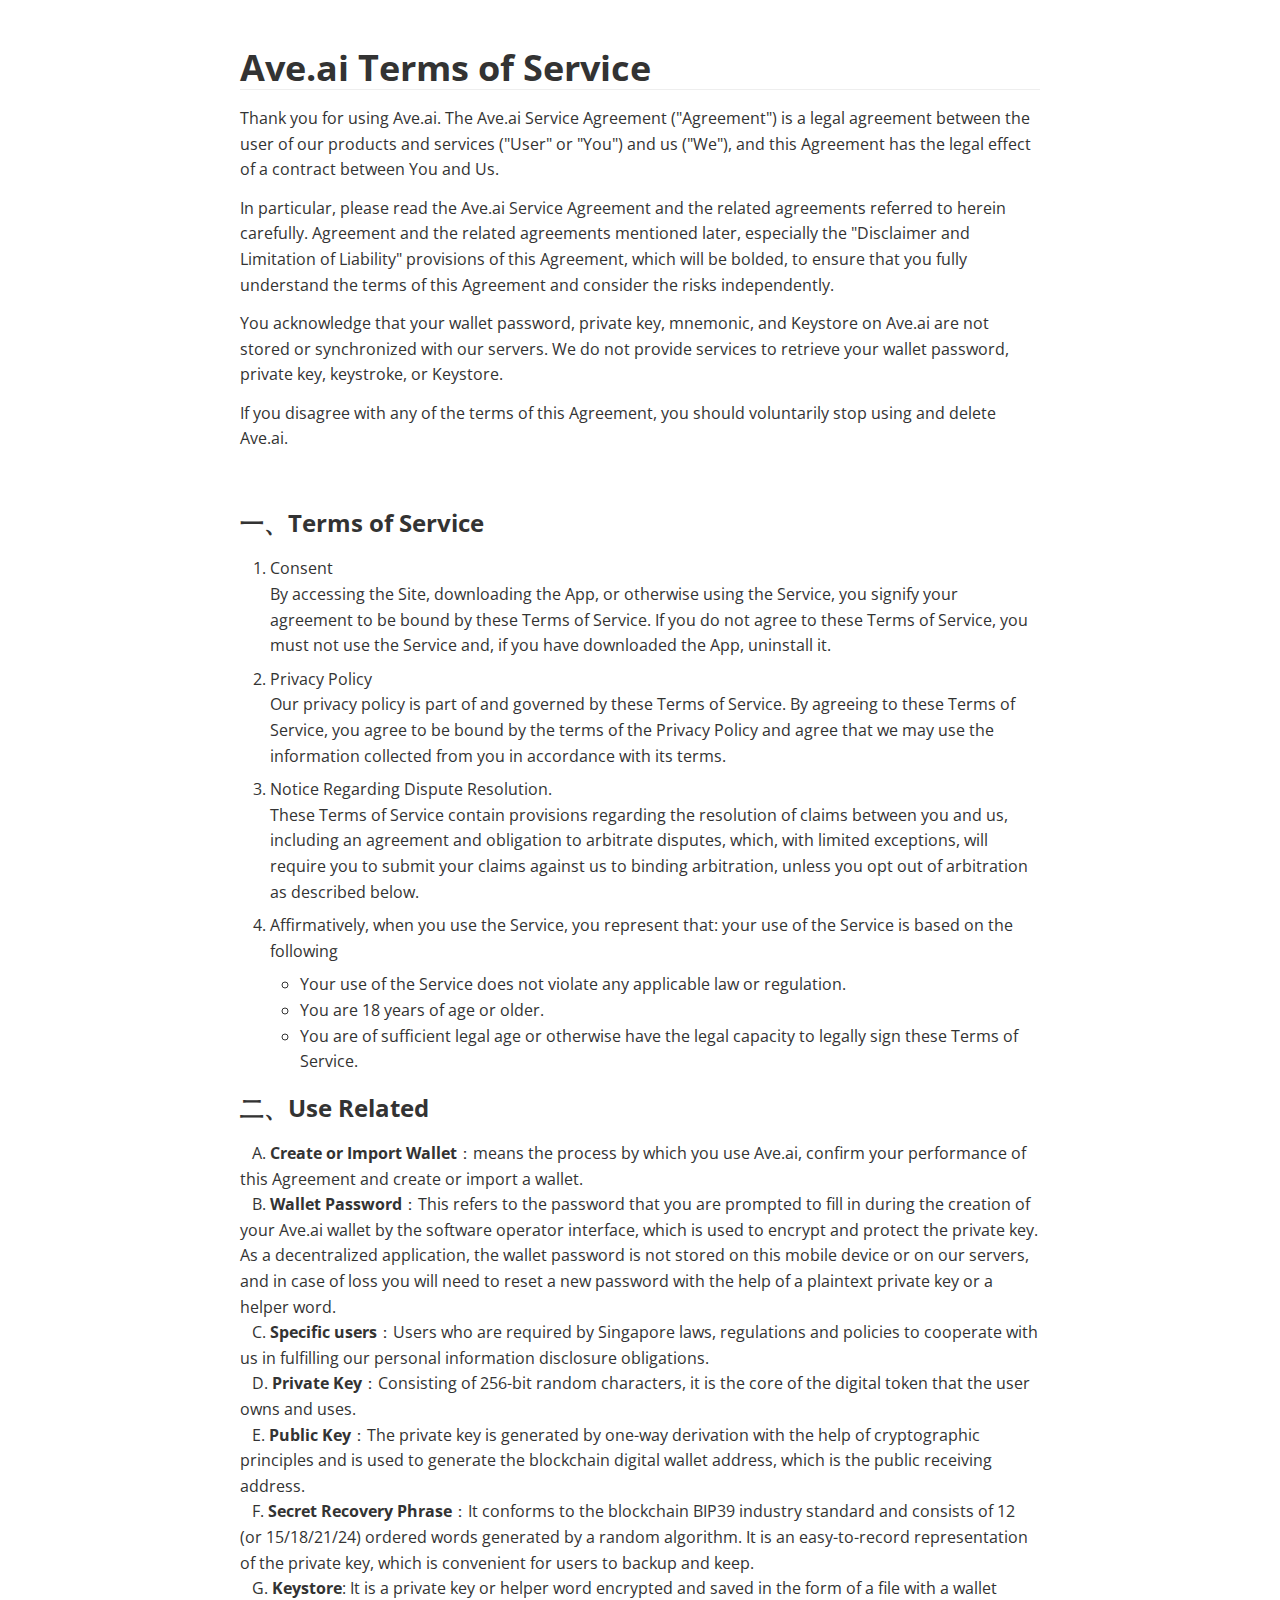
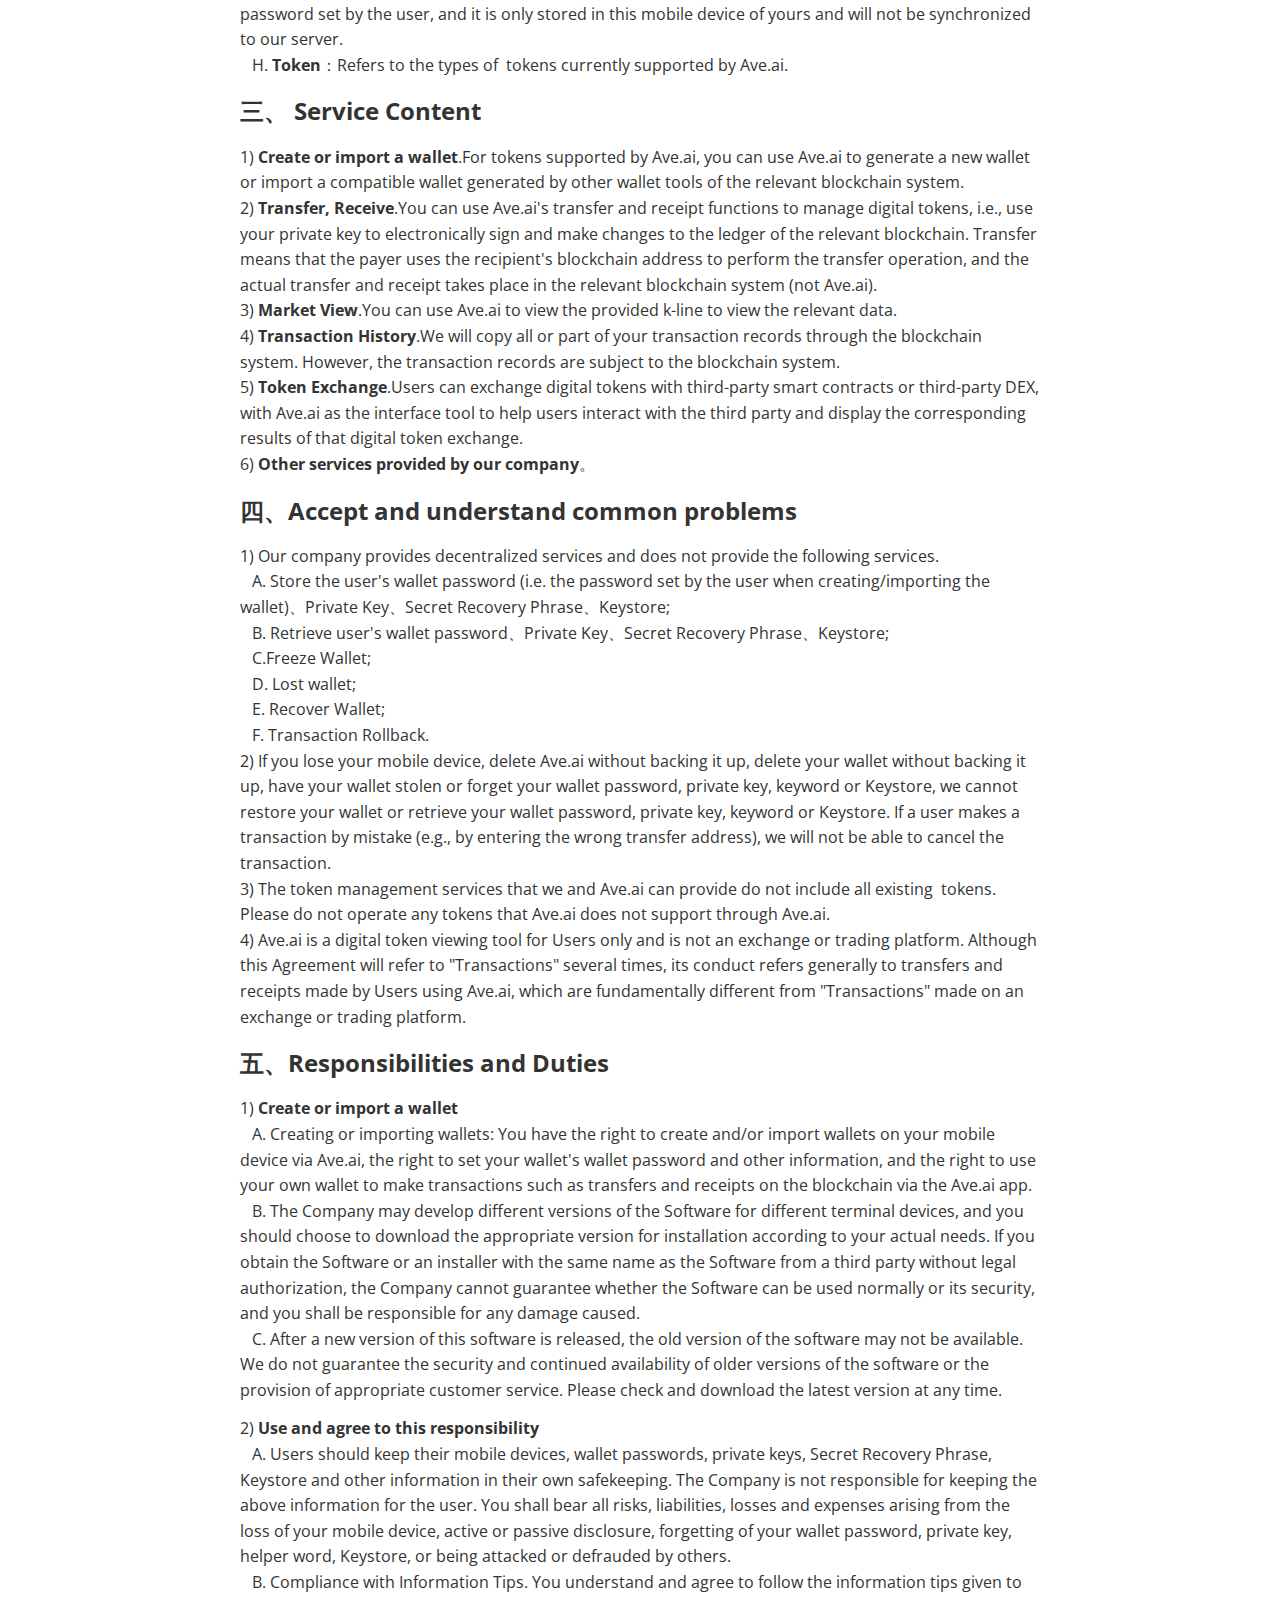
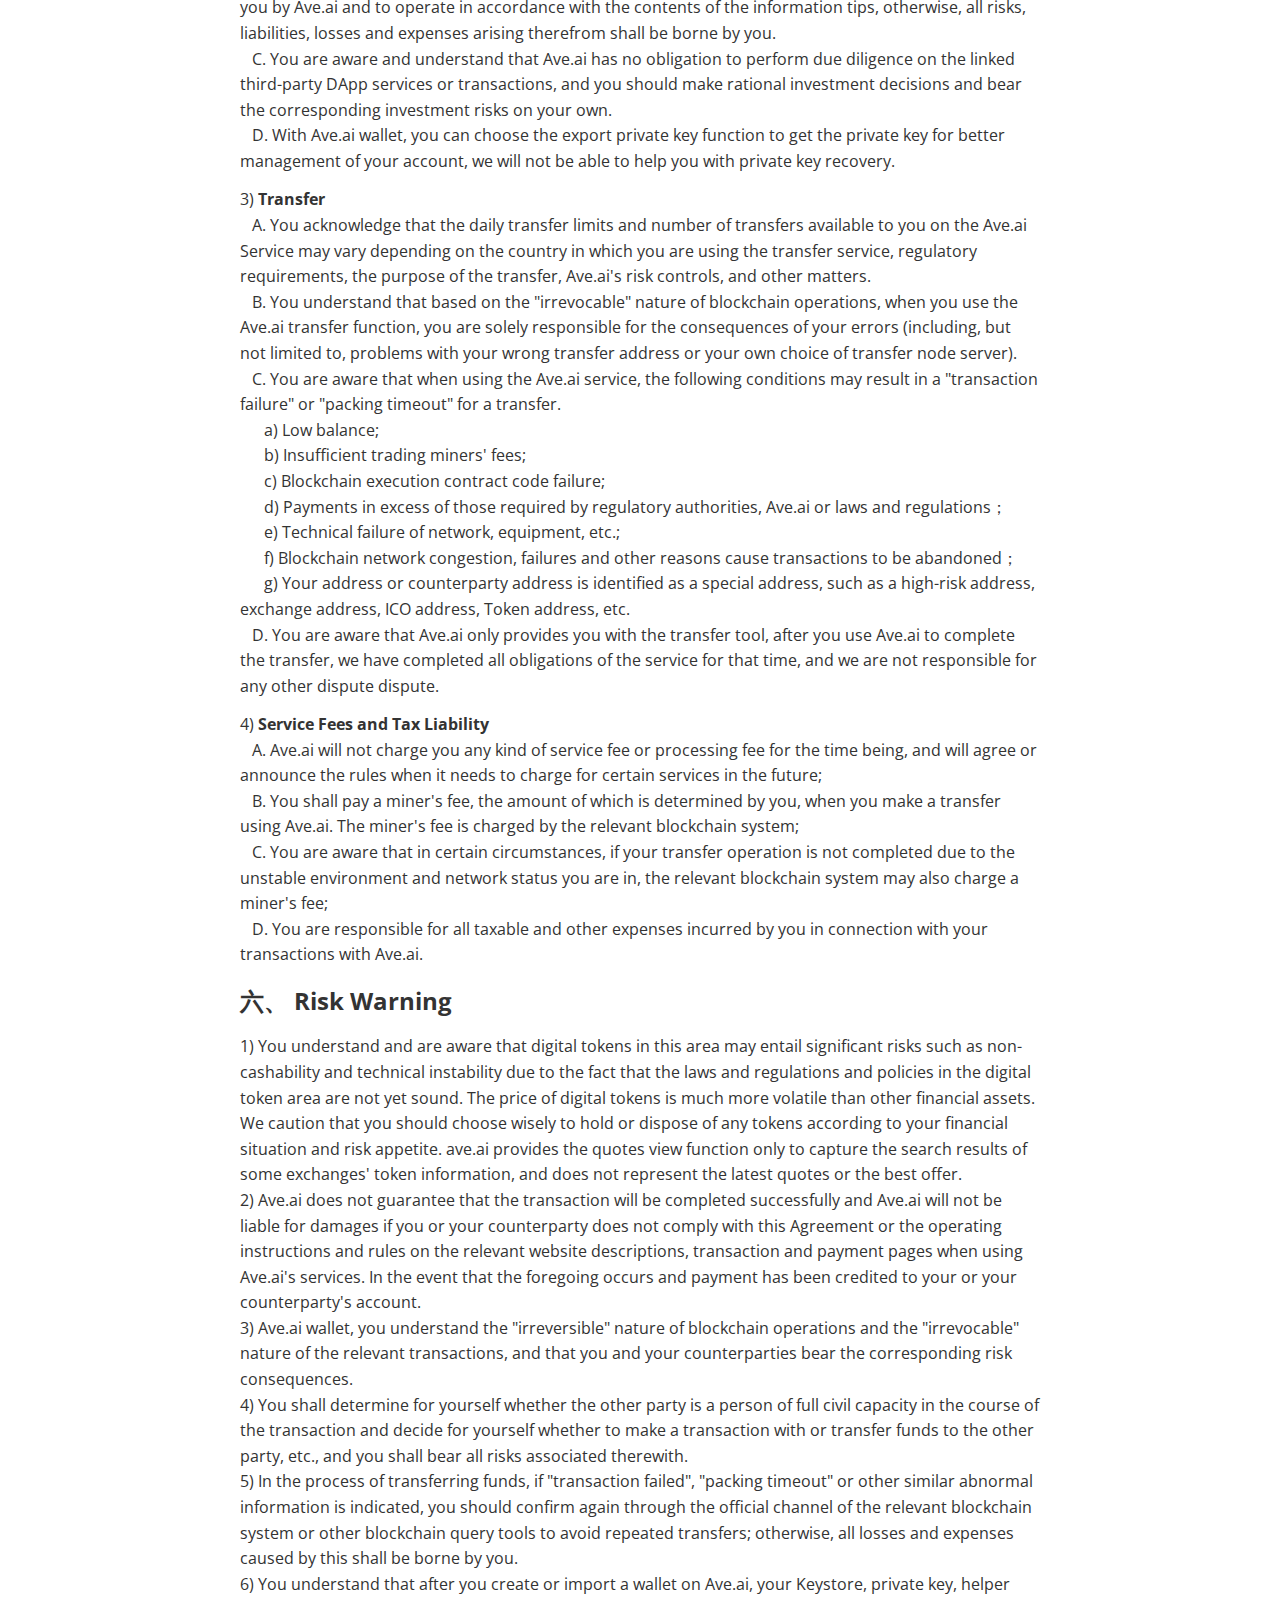
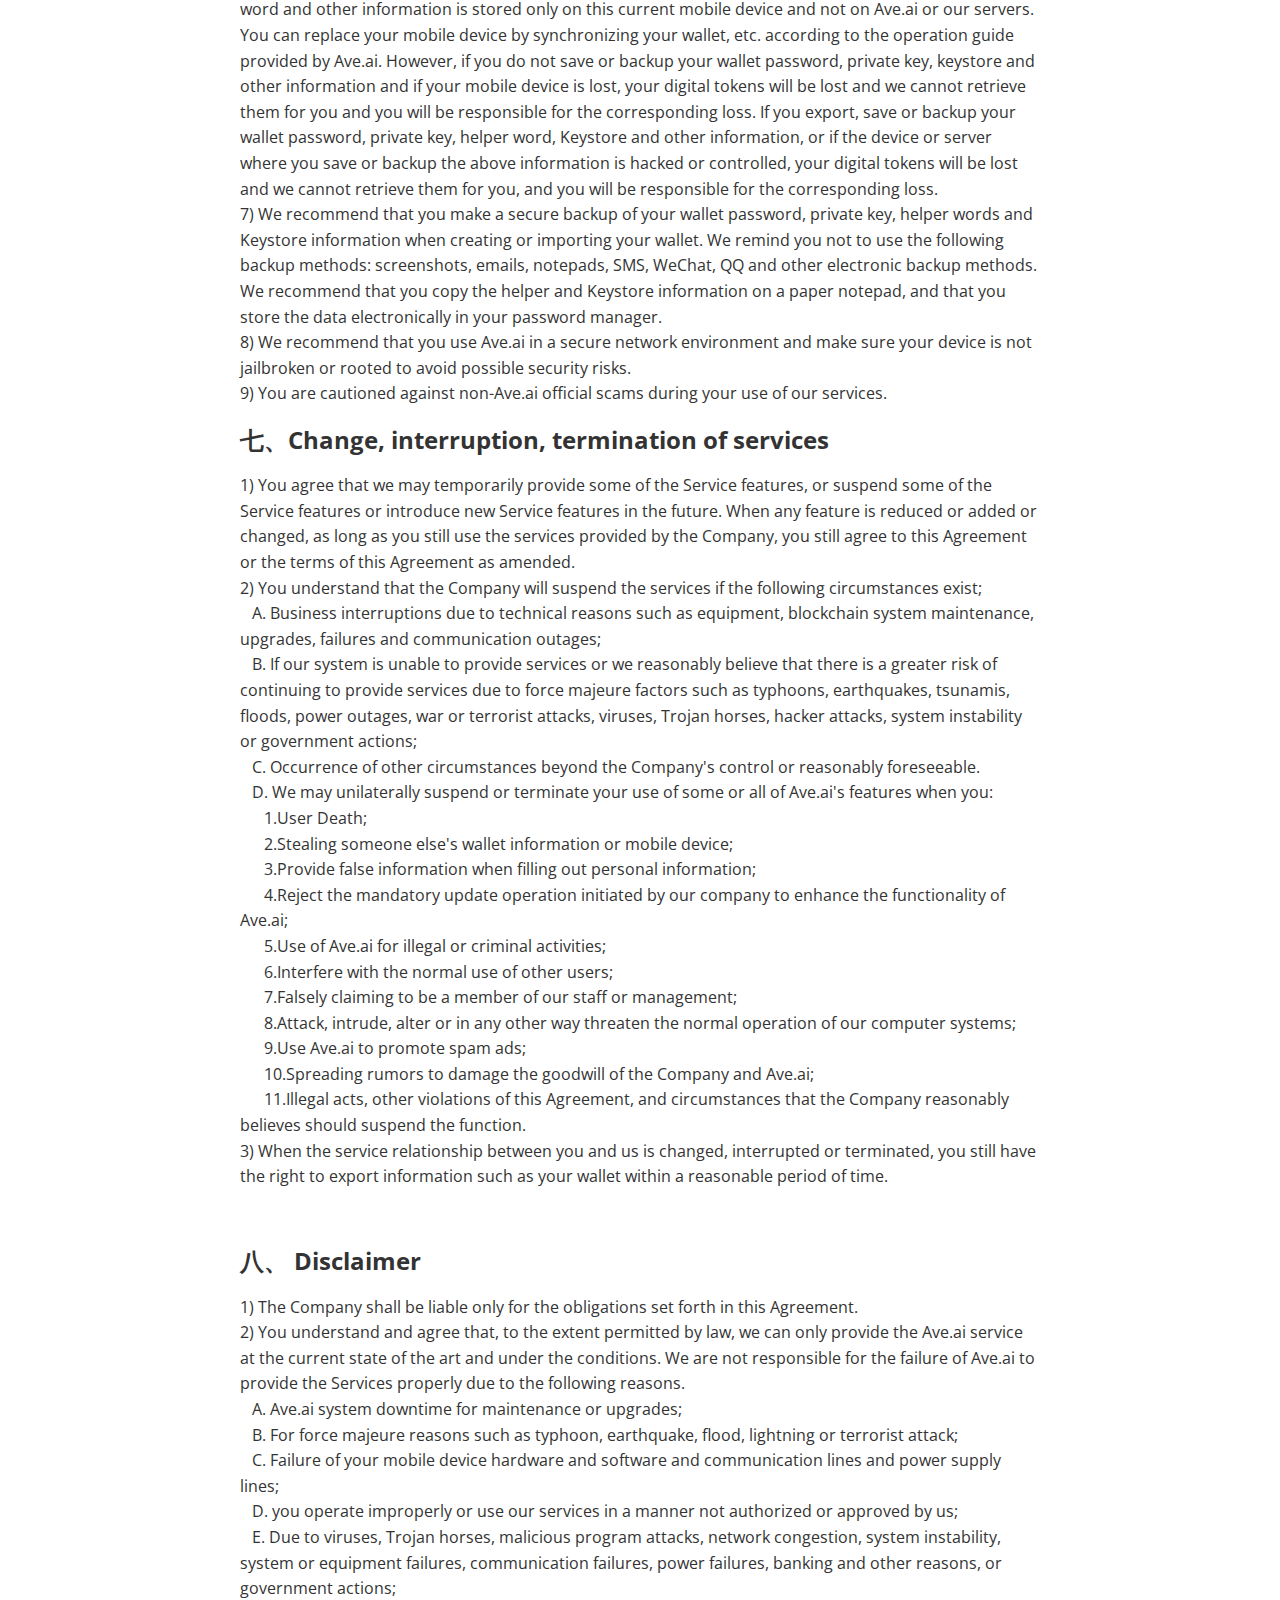
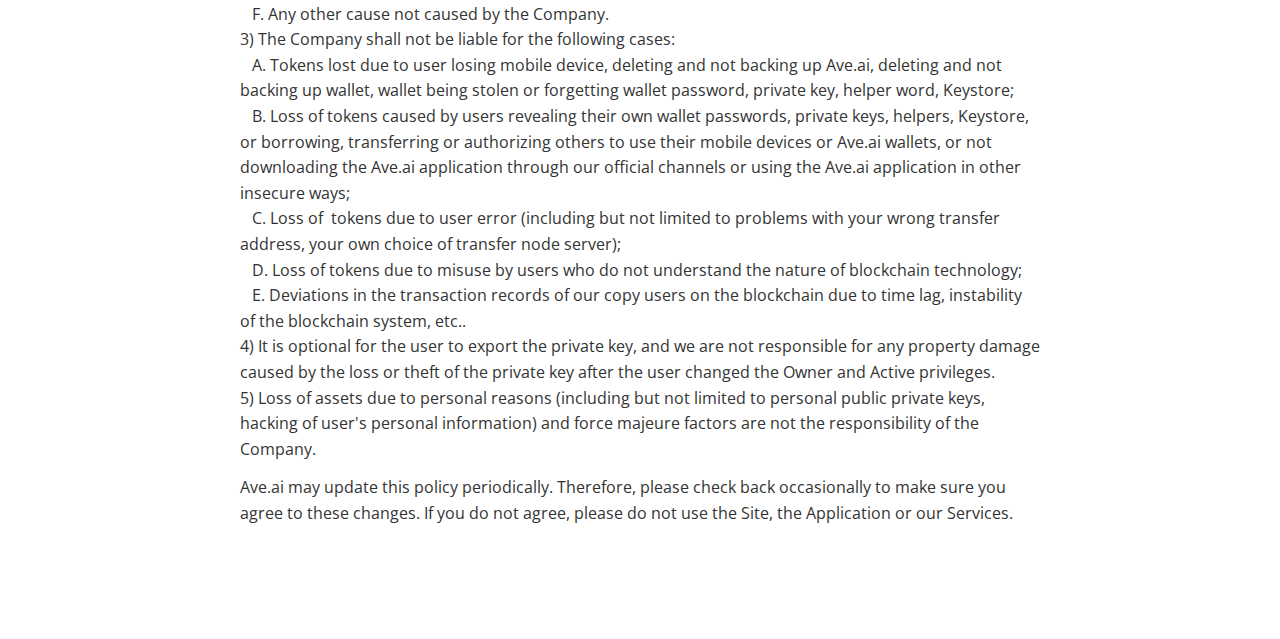
<file: terms-of-service.html>
<!doctype html>
<html>
<head>
<meta charset='UTF-8'><meta name='viewport' content='width=device-width initial-scale=1'>
<title>Ave.ai Terms of Service</title><link href='https://fonts.loli.net/css?family=Open+Sans:400italic,700italic,700,400&subset=latin,latin-ext' rel='stylesheet' type='text/css' /><style type='text/css'>html {overflow-x: initial !important;}:root { --bg-color: #ffffff; --text-color: #333333; --select-text-bg-color: #B5D6FC; --select-text-font-color: auto; --monospace: "Lucida Console",Consolas,"Courier",monospace; --title-bar-height: 20px; }
.mac-os-11 { --title-bar-height: 28px; }
html { font-size: 14px; background-color: var(--bg-color); color: var(--text-color); font-family: "Helvetica Neue", Helvetica, Arial, sans-serif; -webkit-font-smoothing: antialiased; }
body { margin: 0px; padding: 0px; height: auto; bottom: 0px; top: 0px; left: 0px; right: 0px; font-size: 1rem; line-height: 1.42857143; overflow-x: hidden; background-image: inherit; background-size: inherit; background-attachment: inherit; background-origin: inherit; background-clip: inherit; background-color: inherit; tab-size: 4; background-position: inherit inherit; background-repeat: inherit inherit; }
iframe { margin: auto; }
a.url { word-break: break-all; }
a:active, a:hover { outline: 0px; }
.in-text-selection, ::selection { text-shadow: none; background: var(--select-text-bg-color); color: var(--select-text-font-color); }
#write { margin: 0px auto; height: auto; width: inherit; word-break: normal; word-wrap: break-word; position: relative; white-space: normal; overflow-x: visible; padding-top: 36px; }
#write.first-line-indent p { text-indent: 2em; }
#write.first-line-indent li p, #write.first-line-indent p * { text-indent: 0px; }
#write.first-line-indent li { margin-left: 2em; }
.for-image #write { padding-left: 8px; padding-right: 8px; }
body.typora-export { padding-left: 30px; padding-right: 30px; }
.typora-export .footnote-line, .typora-export li, .typora-export p { white-space: pre-wrap; }
.typora-export .task-list-item input { pointer-events: none; }
@media screen and (max-width: 500px) { 
  body.typora-export { padding-left: 0px; padding-right: 0px; }
  #write { padding-left: 20px; padding-right: 20px; }
  .CodeMirror-sizer { margin-left: 0px !important; }
  .CodeMirror-gutters { display: none !important; }
}
#write li > figure:last-child { margin-bottom: 0.5rem; }
#write ol, #write ul { position: relative; }
img { max-width: 100%; vertical-align: middle; image-orientation: from-image; }
button, input, select, textarea { color: inherit; font-family: inherit; font-size: inherit; font-style: inherit; font-variant-caps: inherit; font-weight: inherit; font-stretch: inherit; line-height: inherit; }
input[type="checkbox"], input[type="radio"] { line-height: normal; padding: 0px; }
*, ::after, ::before { box-sizing: border-box; }
#write h1, #write h2, #write h3, #write h4, #write h5, #write h6, #write p, #write pre { width: inherit; }
#write h1, #write h2, #write h3, #write h4, #write h5, #write h6, #write p { position: relative; }
p { line-height: inherit; }
h1, h2, h3, h4, h5, h6 { break-after: avoid-page; break-inside: avoid; orphans: 4; }
p { orphans: 4; }
h1 { font-size: 2rem; }
h2 { font-size: 1.8rem; }
h3 { font-size: 1.6rem; }
h4 { font-size: 1.4rem; }
h5 { font-size: 1.2rem; }
h6 { font-size: 1rem; }
.md-math-block, .md-rawblock, h1, h2, h3, h4, h5, h6, p { margin-top: 1rem; margin-bottom: 1rem; }
.hidden { display: none; }
.md-blockmeta { color: rgb(204, 204, 204); font-weight: 700; font-style: italic; }
a { cursor: pointer; }
sup.md-footnote { padding: 2px 4px; background-color: rgba(238, 238, 238, 0.7); color: rgb(85, 85, 85); border-top-left-radius: 4px; border-top-right-radius: 4px; border-bottom-right-radius: 4px; border-bottom-left-radius: 4px; cursor: pointer; }
sup.md-footnote a, sup.md-footnote a:hover { color: inherit; text-transform: inherit; text-decoration: inherit; }
#write input[type="checkbox"] { cursor: pointer; width: inherit; height: inherit; }
figure { overflow-x: auto; margin: 1.2em 0px; max-width: calc(100% + 16px); padding: 0px; }
figure > table { margin: 0px; }
tr { break-inside: avoid; break-after: auto; }
thead { display: table-header-group; }
table { border-collapse: collapse; border-spacing: 0px; width: 100%; overflow: auto; break-inside: auto; text-align: left; }
table.md-table td { min-width: 32px; }
.CodeMirror-gutters { border-right-width: 0px; background-color: inherit; }
.CodeMirror-linenumber { }
.CodeMirror { text-align: left; }
.CodeMirror-placeholder { opacity: 0.3; }
.CodeMirror pre { padding: 0px 4px; }
.CodeMirror-lines { padding: 0px; }
div.hr:focus { cursor: none; }
#write pre { white-space: pre-wrap; }
#write.fences-no-line-wrapping pre { white-space: pre; }
#write pre.ty-contain-cm { white-space: normal; }
.CodeMirror-gutters { margin-right: 4px; }
.md-fences { font-size: 0.9rem; display: block; break-inside: avoid; text-align: left; overflow: visible; white-space: pre; background-image: inherit; background-size: inherit; background-attachment: inherit; background-origin: inherit; background-clip: inherit; background-color: inherit; position: relative !important; background-position: inherit inherit; background-repeat: inherit inherit; }
.md-diagram-panel { width: 100%; margin-top: 10px; text-align: center; padding-top: 0px; padding-bottom: 8px; overflow-x: auto; }
#write .md-fences.mock-cm { white-space: pre-wrap; }
.md-fences.md-fences-with-lineno { padding-left: 0px; }
#write.fences-no-line-wrapping .md-fences.mock-cm { white-space: pre; overflow-x: auto; }
.md-fences.mock-cm.md-fences-with-lineno { padding-left: 8px; }
.CodeMirror-line, twitterwidget { break-inside: avoid; }
.footnotes { opacity: 0.8; font-size: 0.9rem; margin-top: 1em; margin-bottom: 1em; }
.footnotes + .footnotes { margin-top: 0px; }
.md-reset { margin: 0px; padding: 0px; border: 0px; outline: 0px; vertical-align: top; text-decoration: none; text-shadow: none; float: none; position: static; width: auto; height: auto; white-space: nowrap; cursor: inherit; line-height: normal; font-weight: 400; text-align: left; box-sizing: content-box; direction: ltr; background-position: 0px 0px; background-repeat: initial initial; }
li div { padding-top: 0px; }
blockquote { margin: 1rem 0px; }
li .mathjax-block, li p { margin: 0.5rem 0px; }
li blockquote { margin: 1rem 0px; }
li { margin: 0px; position: relative; }
blockquote > :last-child { margin-bottom: 0px; }
blockquote > :first-child, li > :first-child { margin-top: 0px; }
.footnotes-area { color: rgb(136, 136, 136); margin-top: 0.714rem; padding-bottom: 0.143rem; white-space: normal; }
#write .footnote-line { white-space: pre-wrap; }
@media print { 
  body, html { border: 1px solid transparent; height: 99%; break-after: avoid; break-before: avoid; font-variant-ligatures: no-common-ligatures; }
  #write { margin-top: 0px; padding-top: 0px; border-color: transparent !important; }
  .typora-export * { -webkit-print-color-adjust: exact; }
  .typora-export #write { break-after: avoid; }
  .typora-export #write::after { height: 0px; }
  .is-mac table { break-inside: avoid; }
}
.footnote-line { margin-top: 0.714em; font-size: 0.7em; }
a img, img a { cursor: pointer; }
pre.md-meta-block { font-size: 0.8rem; min-height: 0.8rem; white-space: pre-wrap; background-color: rgb(204, 204, 204); display: block; overflow-x: hidden; background-position: initial initial; background-repeat: initial initial; }
p > .md-image:only-child:not(.md-img-error) img, p > img:only-child { display: block; margin: auto; }
#write.first-line-indent p > .md-image:only-child:not(.md-img-error) img { left: -2em; position: relative; }
p > .md-image:only-child { display: inline-block; width: 100%; }
#write .MathJax_Display { margin: 0.8em 0px 0px; }
.md-math-block { width: 100%; }
.md-math-block:not(:empty)::after { display: none; }
.MathJax_ref { fill: currentcolor; }
[contenteditable="true"]:active, [contenteditable="true"]:focus, [contenteditable="false"]:active, [contenteditable="false"]:focus { outline: 0px; box-shadow: none; }
.md-task-list-item { position: relative; list-style-type: none; }
.task-list-item.md-task-list-item { padding-left: 0px; }
.md-task-list-item > input { position: absolute; top: 0px; left: 0px; margin-left: -1.2em; margin-top: calc(1em - 10px); border: none; }
.math { font-size: 1rem; }
.md-toc { min-height: 3.58rem; position: relative; font-size: 0.9rem; border-top-left-radius: 10px; border-top-right-radius: 10px; border-bottom-right-radius: 10px; border-bottom-left-radius: 10px; }
.md-toc-content { position: relative; margin-left: 0px; }
.md-toc-content::after, .md-toc::after { display: none; }
.md-toc-item { display: block; color: rgb(65, 131, 196); }
.md-toc-item a { text-decoration: none; }
.md-toc-inner:hover { text-decoration: underline; }
.md-toc-inner { display: inline-block; cursor: pointer; }
.md-toc-h1 .md-toc-inner { margin-left: 0px; font-weight: 700; }
.md-toc-h2 .md-toc-inner { margin-left: 2em; }
.md-toc-h3 .md-toc-inner { margin-left: 4em; }
.md-toc-h4 .md-toc-inner { margin-left: 6em; }
.md-toc-h5 .md-toc-inner { margin-left: 8em; }
.md-toc-h6 .md-toc-inner { margin-left: 10em; }
@media screen and (max-width: 48em) { 
  .md-toc-h3 .md-toc-inner { margin-left: 3.5em; }
  .md-toc-h4 .md-toc-inner { margin-left: 5em; }
  .md-toc-h5 .md-toc-inner { margin-left: 6.5em; }
  .md-toc-h6 .md-toc-inner { margin-left: 8em; }
}
a.md-toc-inner { font-size: inherit; font-style: inherit; font-weight: inherit; line-height: inherit; }
.footnote-line a:not(.reversefootnote) { color: inherit; }
.md-attr { display: none; }
.md-fn-count::after { content: "."; }
code, pre, samp, tt { font-family: var(--monospace); }
kbd { margin: 0px 0.1em; padding: 0.1em 0.6em; font-size: 0.8em; color: rgb(36, 39, 41); background-color: rgb(255, 255, 255); border: 1px solid rgb(173, 179, 185); border-top-left-radius: 3px; border-top-right-radius: 3px; border-bottom-right-radius: 3px; border-bottom-left-radius: 3px; box-shadow: rgba(12, 13, 14, 0.2) 0px 1px 0px, rgb(255, 255, 255) 0px 0px 0px 2px inset; white-space: nowrap; vertical-align: middle; background-position: initial initial; background-repeat: initial initial; }
.md-comment { color: rgb(162, 127, 3); opacity: 0.8; font-family: var(--monospace); }
code { text-align: left; }
a.md-print-anchor { white-space: pre !important; border: none !important; display: inline-block !important; position: absolute !important; width: 1px !important; right: 0px !important; outline: 0px !important; text-shadow: initial !important; background-position: 0px 0px !important; background-repeat: initial initial !important; }
.md-inline-math .MathJax_SVG .noError { display: none !important; }
.html-for-mac .inline-math-svg .MathJax_SVG { vertical-align: 0.2px; }
.md-math-block .MathJax_SVG_Display { text-align: center; margin: 0px; position: relative; text-indent: 0px; max-width: none; max-height: none; min-height: 0px; min-width: 100%; width: auto; overflow-y: hidden; display: block !important; }
.MathJax_SVG_Display, .md-inline-math .MathJax_SVG_Display { width: auto; margin: inherit; display: inline-block !important; }
.MathJax_SVG .MJX-monospace { font-family: var(--monospace); }
.MathJax_SVG .MJX-sans-serif { font-family: sans-serif; }
.MathJax_SVG { display: inline; font-style: normal; font-weight: 400; line-height: normal; zoom: 90%; text-indent: 0px; text-align: left; text-transform: none; letter-spacing: normal; word-spacing: normal; word-wrap: normal; white-space: nowrap; float: none; direction: ltr; max-width: none; max-height: none; min-width: 0px; min-height: 0px; border: 0px; padding: 0px; margin: 0px; }
.MathJax_SVG * { transition: none; }
.MathJax_SVG_Display svg { vertical-align: middle !important; margin-bottom: 0px !important; margin-top: 0px !important; }
.os-windows.monocolor-emoji .md-emoji { font-family: "Segoe UI Symbol", sans-serif; }
.md-diagram-panel > svg { max-width: 100%; }
[lang="flow"] svg, [lang="mermaid"] svg { max-width: 100%; height: auto; }
[lang="mermaid"] .node text { font-size: 1rem; }
table tr th { border-bottom-width: 0px; }
video { max-width: 100%; display: block; margin: 0px auto; }
iframe { max-width: 100%; width: 100%; border: none; }
.highlight td, .highlight tr { border: 0px; }
mark { background-color: rgb(255, 255, 0); color: rgb(0, 0, 0); background-position: initial initial; background-repeat: initial initial; }
.md-html-inline .md-plain, .md-html-inline strong, mark .md-inline-math, mark strong { color: inherit; }
mark .md-meta { color: rgb(0, 0, 0); opacity: 0.3 !important; }
@media print { 
  .typora-export h1, .typora-export h2, .typora-export h3, .typora-export h4, .typora-export h5, .typora-export h6 { break-inside: avoid; }
}
.md-diagram-panel .messageText { stroke: none !important; }
.md-diagram-panel .start-state { fill: var(--node-fill); }
.md-diagram-panel .edgeLabel rect { opacity: 1 !important; }
.md-require-zoom-fix foreignObject { font-size: var(--mermaid-font-zoom); }


:root {
    --side-bar-bg-color: #fafafa;
    --control-text-color: #777;
}

@include-when-export url(https://fonts.loli.net/css?family=Open+Sans:400italic,700italic,700,400&subset=latin,latin-ext);

/* open-sans-regular - latin-ext_latin */
  /* open-sans-italic - latin-ext_latin */
    /* open-sans-700 - latin-ext_latin */
    /* open-sans-700italic - latin-ext_latin */
  html {
    font-size: 16px;
}

body {
    font-family: "Open Sans","Clear Sans", "Helvetica Neue", Helvetica, Arial, sans-serif;
    color: rgb(51, 51, 51);
    line-height: 1.6;
}

#write {
    max-width: 860px;
  	margin: 0 auto;
  	padding: 30px;
    padding-bottom: 100px;
}

@media only screen and (min-width: 1400px) {
	#write {
		max-width: 1024px;
	}
}

@media only screen and (min-width: 1800px) {
	#write {
		max-width: 1200px;
	}
}

#write > ul:first-child,
#write > ol:first-child{
    margin-top: 30px;
}

a {
    color: #4183C4;
}
h1,
h2,
h3,
h4,
h5,
h6 {
    position: relative;
    margin-top: 1rem;
    margin-bottom: 1rem;
    font-weight: bold;
    line-height: 1.4;
    cursor: text;
}
h1:hover a.anchor,
h2:hover a.anchor,
h3:hover a.anchor,
h4:hover a.anchor,
h5:hover a.anchor,
h6:hover a.anchor {
    text-decoration: none;
}
h1 tt,
h1 code {
    font-size: inherit;
}
h2 tt,
h2 code {
    font-size: inherit;
}
h3 tt,
h3 code {
    font-size: inherit;
}
h4 tt,
h4 code {
    font-size: inherit;
}
h5 tt,
h5 code {
    font-size: inherit;
}
h6 tt,
h6 code {
    font-size: inherit;
}
h1 {
    font-size: 2.25em;
    line-height: 1.2;
    border-bottom: 1px solid #eee;
}
h2 {
    font-size: 1.75em;
    line-height: 1.225;
    border-bottom: 1px solid #eee;
}

/*@media print {
    .typora-export h1,
    .typora-export h2 {
        border-bottom: none;
        padding-bottom: initial;
    }

    .typora-export h1::after,
    .typora-export h2::after {
        content: "";
        display: block;
        height: 100px;
        margin-top: -96px;
        border-top: 1px solid #eee;
    }
}*/

h3 {
    font-size: 1.5em;
    line-height: 1.43;
}
h4 {
    font-size: 1.25em;
}
h5 {
    font-size: 1em;
}
h6 {
   font-size: 1em;
    color: #777;
}
p,
blockquote,
ul,
ol,
dl,
table{
    margin: 0.8em 0;
}
li>ol,
li>ul {
    margin: 0 0;
}
hr {
    height: 2px;
    padding: 0;
    margin: 16px 0;
    background-color: #e7e7e7;
    border: 0 none;
    overflow: hidden;
    box-sizing: content-box;
}

li p.first {
    display: inline-block;
}
ul,
ol {
    padding-left: 30px;
}
ul:first-child,
ol:first-child {
    margin-top: 0;
}
ul:last-child,
ol:last-child {
    margin-bottom: 0;
}
blockquote {
    border-left: 4px solid #dfe2e5;
    padding: 0 15px;
    color: #777777;
}
blockquote blockquote {
    padding-right: 0;
}
table {
    padding: 0;
    word-break: initial;
}
table tr {
    border-top: 1px solid #dfe2e5;
    margin: 0;
    padding: 0;
}
table tr:nth-child(2n),
thead {
    background-color: #f8f8f8;
}
table th {
    font-weight: bold;
    border: 1px solid #dfe2e5;
    border-bottom: 0;
    margin: 0;
    padding: 6px 13px;
}
table td {
    border: 1px solid #dfe2e5;
    margin: 0;
    padding: 6px 13px;
}
table th:first-child,
table td:first-child {
    margin-top: 0;
}
table th:last-child,
table td:last-child {
    margin-bottom: 0;
}

.CodeMirror-lines {
    padding-left: 4px;
}

.code-tooltip {
    box-shadow: 0 1px 1px 0 rgba(0,28,36,.3);
    border-top: 1px solid #eef2f2;
}

.md-fences,
code,
tt {
    border: 1px solid #e7eaed;
    background-color: #f8f8f8;
    border-radius: 3px;
    padding: 0;
    padding: 2px 4px 0px 4px;
    font-size: 0.9em;
}

code {
    background-color: #f3f4f4;
    padding: 0 2px 0 2px;
}

.md-fences {
    margin-bottom: 15px;
    margin-top: 15px;
    padding-top: 8px;
    padding-bottom: 6px;
}


.md-task-list-item > input {
  margin-left: -1.3em;
}

@media print {
    html {
        font-size: 13px;
    }
    table,
    pre {
        page-break-inside: avoid;
    }
    pre {
        word-wrap: break-word;
    }
}

.md-fences {
	background-color: #f8f8f8;
}
#write pre.md-meta-block {
	padding: 1rem;
    font-size: 85%;
    line-height: 1.45;
    background-color: #f7f7f7;
    border: 0;
    border-radius: 3px;
    color: #777777;
    margin-top: 0 !important;
}

.mathjax-block>.code-tooltip {
	bottom: .375rem;
}

.md-mathjax-midline {
    background: #fafafa;
}

#write>h3.md-focus:before{
	left: -1.5625rem;
	top: .375rem;
}
#write>h4.md-focus:before{
	left: -1.5625rem;
	top: .285714286rem;
}
#write>h5.md-focus:before{
	left: -1.5625rem;
	top: .285714286rem;
}
#write>h6.md-focus:before{
	left: -1.5625rem;
	top: .285714286rem;
}
.md-image>.md-meta {
    /*border: 1px solid #ddd;*/
    border-radius: 3px;
    padding: 2px 0px 0px 4px;
    font-size: 0.9em;
    color: inherit;
}

.md-tag {
    color: #a7a7a7;
    opacity: 1;
}

.md-toc { 
    margin-top:20px;
    padding-bottom:20px;
}

.sidebar-tabs {
    border-bottom: none;
}

#typora-quick-open {
    border: 1px solid #ddd;
    background-color: #f8f8f8;
}

#typora-quick-open-item {
    background-color: #FAFAFA;
    border-color: #FEFEFE #e5e5e5 #e5e5e5 #eee;
    border-style: solid;
    border-width: 1px;
}

/** focus mode */
.on-focus-mode blockquote {
    border-left-color: rgba(85, 85, 85, 0.12);
}

header, .context-menu, .megamenu-content, footer{
    font-family: "Segoe UI", "Arial", sans-serif;
}

.file-node-content:hover .file-node-icon,
.file-node-content:hover .file-node-open-state{
    visibility: visible;
}

.mac-seamless-mode #typora-sidebar {
    background-color: #fafafa;
    background-color: var(--side-bar-bg-color);
}

.md-lang {
    color: #b4654d;
}

.html-for-mac .context-menu {
    --item-hover-bg-color: #E6F0FE;
}

#md-notification .btn {
    border: 0;
}

.dropdown-menu .divider {
    border-color: #e5e5e5;
}

.ty-preferences .window-content {
    background-color: #fafafa;
}

.ty-preferences .nav-group-item.active {
    color: white;
    background: #999;
}

 :root {--mermaid-font-zoom:1em ;} 
</style>
</head>
<body class='typora-export'>
<div id='write'  class=''><h1><a name="aveai-terms-of-service" class="md-header-anchor"></a><span>Ave.ai Terms of Service</span></h1><p><span>Thank you for using Ave.ai. The Ave.ai Service Agreement (&quot;Agreement&quot;) is a legal agreement between the user of our products and services (&quot;User&quot; or &quot;You&quot;) and us (&quot;We&quot;), and this Agreement has the legal effect of a contract between You and Us. </span></p><p><span>In particular, please read the Ave.ai Service Agreement and the related agreements referred to herein carefully. Agreement and the related agreements mentioned later, especially the &quot;Disclaimer and Limitation of Liability&quot; provisions of this Agreement, which will be bolded, to ensure that you fully understand the terms of this Agreement and consider the risks independently.</span></p><p><span>You acknowledge that your wallet password, private key, mnemonic, and Keystore on Ave.ai are not stored or synchronized with our servers. We do not provide services to retrieve your wallet password, private key, keystroke, or Keystore. </span></p><p><span>If you disagree with any of the terms of this Agreement, you should voluntarily stop using and delete Ave.ai.</span></p><p>&nbsp;</p><h3><a name="一terms-of-service" class="md-header-anchor"></a><span>一、Terms of Service</span></h3><ol start='' ><li><p><span>Consent</span>
<span>By accessing the Site, downloading the App, or otherwise using the Service, you signify your agreement to be bound by these Terms of Service. If you do not agree to these Terms of Service, you must not use the Service and, if you have downloaded the App, uninstall it.</span></p></li><li><p><span>Privacy Policy</span>
<span>Our privacy policy is part of and governed by these Terms of Service. By agreeing to these Terms of Service, you agree to be bound by the terms of the Privacy Policy and agree that we may use the information collected from you in accordance with its terms.</span></p></li><li><p><span>Notice Regarding Dispute Resolution.</span>
<span>These Terms of Service contain provisions regarding the resolution of claims between you and us, including an agreement and obligation to arbitrate disputes, which, with limited exceptions, will require you to submit your claims against us to binding arbitration, unless you opt out of arbitration as described below.</span></p></li><li><p><span>Affirmatively, when you use the Service, you represent that: your use of the Service is based on the following</span></p><ul><li><span>Your use of the Service does not violate any applicable law or regulation.</span></li><li><span>You are 18 years of age or older.</span></li><li><span>You are of sufficient legal age or otherwise have the legal capacity to legally sign these Terms of Service.</span></li></ul></li></ol><h3><a name="二use-related" class="md-header-anchor"></a><span>二、Use Related</span></h3><p><span>   A. </span><strong><span>Create or Import Wallet</span></strong><span>：means the process by which you use Ave.ai, confirm your performance of this Agreement and create or import a wallet.</span>
<span>   B. </span><strong><span>Wallet Password</span></strong><span>：This refers to the password that you are prompted to fill in during the creation of your Ave.ai wallet by the software operator interface, which is used to encrypt and protect the private key. As a decentralized application, the wallet password is not stored on this mobile device or on our servers, and in case of loss you will need to reset a new password with the help of a plaintext private key or a helper word.</span>
<span>   C. </span><strong><span>Specific users</span></strong><span>：Users who are required by Singapore laws, regulations and policies to cooperate with us in fulfilling our personal information disclosure obligations.</span>
<span>   D. </span><strong><span>Private Key</span></strong><span>：Consisting of 256-bit random characters, it is the core of the digital token that the user owns and uses.</span>
<span>   E. </span><strong><span>Public Key</span></strong><span>：The private key is generated by one-way derivation with the help of cryptographic principles and is used to generate the blockchain digital wallet address, which is the public receiving address.</span>
<span>   F. </span><strong><span>Secret Recovery Phrase</span></strong><span>：It conforms to the blockchain BIP39 industry standard and consists of 12 (or 15/18/21/24) ordered words generated by a random algorithm. It is an easy-to-record representation of the private key, which is convenient for users to backup and keep.</span>
<span>   G. </span><strong><span>Keystore</span></strong><span>: It is a private key or helper word encrypted and saved in the form of a file with a wallet password set by the user, and it is only stored in this mobile device of yours and will not be synchronized to our server.</span>
<span>   H. </span><strong><span>Token</span></strong><span>：Refers to the types of  tokens currently supported by Ave.ai. </span></p><h3><a name="三-service-content" class="md-header-anchor"></a><span>三、 Service Content</span></h3><p><span>1) </span><strong><span>Create or import a wallet</span></strong><span>.For tokens supported by Ave.ai, you can use Ave.ai to generate a new wallet or import a compatible wallet generated by other wallet tools of the relevant blockchain system.</span>
<span>2) </span><strong><span>Transfer, Receive</span></strong><span>.You can use Ave.ai&#39;s transfer and receipt functions to manage digital tokens, i.e., use your private key to electronically sign and make changes to the ledger of the relevant blockchain. Transfer means that the payer uses the recipient&#39;s blockchain address to perform the transfer operation, and the actual transfer and receipt takes place in the relevant blockchain system (not Ave.ai).</span>
<span>3) </span><strong><span>Market View</span></strong><span>.You can use Ave.ai to view the provided k-line to view the relevant data.</span>
<span>4) </span><strong><span>Transaction History</span></strong><span>.We will copy all or part of your transaction records through the blockchain system. However, the transaction records are subject to the blockchain system.</span>
<span>5) </span><strong><span>Token Exchange</span></strong><span>.Users can exchange digital tokens with third-party smart contracts or third-party DEX, with Ave.ai as the interface tool to help users interact with the third party and display the corresponding results of that digital token exchange.</span>
<span>6) </span><strong><span>Other services provided by our company</span></strong><span>。</span></p><h3><a name="四accept-and-understand-common-problems" class="md-header-anchor"></a><span>四、Accept and understand common problems</span></h3><p><span>1) Our company provides decentralized services and does not provide the following services.</span>
<span>   A. Store the user&#39;s wallet password (i.e. the password set by the user when creating/importing the wallet)、Private Key、Secret Recovery Phrase、Keystore;</span>
<span>   B. Retrieve user&#39;s wallet password、Private Key、Secret Recovery Phrase、Keystore;</span>
<span>   C.Freeze Wallet;</span>
<span>   D. Lost wallet;</span>
<span>   E. Recover Wallet;</span>
<span>   F. Transaction Rollback.</span>
<span>2) If you lose your mobile device, delete Ave.ai without backing it up, delete your wallet without backing it up, have your wallet stolen or forget your wallet password, private key, keyword or Keystore, we cannot restore your wallet or retrieve your wallet password, private key, keyword or Keystore. If a user makes a transaction by mistake (e.g., by entering the wrong transfer address), we will not be able to cancel the transaction.</span>
<span>3) The token management services that we and Ave.ai can provide do not include all existing  tokens. Please do not operate any tokens that Ave.ai does not support through Ave.ai.</span>
<span>4) Ave.ai is a digital token viewing tool for Users only and is not an exchange or trading platform. Although this Agreement will refer to &quot;Transactions&quot; several times, its conduct refers generally to transfers and receipts made by Users using Ave.ai, which are fundamentally different from &quot;Transactions&quot; made on an exchange or trading platform.</span></p><h3><a name="五responsibilities-and-duties" class="md-header-anchor"></a><span>五、Responsibilities and Duties</span></h3><p><span>1) </span><strong><span>Create or import a wallet</span></strong>
<span>   A. Creating or importing wallets: You have the right to create and/or import wallets on your mobile device via Ave.ai, the right to set your wallet&#39;s wallet password and other information, and the right to use your own wallet to make transactions such as transfers and receipts on the blockchain via the Ave.ai app.</span>
<span>   B. The Company may develop different versions of the Software for different terminal devices, and you should choose to download the appropriate version for installation according to your actual needs. If you obtain the Software or an installer with the same name as the Software from a third party without legal authorization, the Company cannot guarantee whether the Software can be used normally or its security, and you shall be responsible for any damage caused.</span>
<span>   C. After a new version of this software is released, the old version of the software may not be available. We do not guarantee the security and continued availability of older versions of the software or the provision of appropriate customer service. Please check and download the latest version at any time.</span></p><p><span>2) </span><strong><span>Use and agree to this responsibility</span></strong>
<span>   A. Users should keep their mobile devices, wallet passwords, private keys, Secret Recovery Phrase, Keystore and other information in their own safekeeping. The Company is not responsible for keeping the above information for the user. You shall bear all risks, liabilities, losses and expenses arising from the loss of your mobile device, active or passive disclosure, forgetting of your wallet password, private key, helper word, Keystore, or being attacked or defrauded by others.</span>
<span>   B. Compliance with Information Tips. You understand and agree to follow the information tips given to you by Ave.ai and to operate in accordance with the contents of the information tips, otherwise, all risks, liabilities, losses and expenses arising therefrom shall be borne by you.</span>
<span>   C. You are aware and understand that Ave.ai has no obligation to perform due diligence on the linked third-party DApp services or transactions, and you should make rational investment decisions and bear the corresponding investment risks on your own.</span>
<span>   D. With Ave.ai wallet, you can choose the export private key function to get the private key for better management of your account, we will not be able to help you with private key recovery.</span></p><p><span>3) </span><strong><span>Transfer</span></strong>
<span>   A. You acknowledge that the daily transfer limits and number of transfers available to you on the Ave.ai Service may vary depending on the country in which you are using the transfer service, regulatory requirements, the purpose of the transfer, Ave.ai&#39;s risk controls, and other matters.</span>
<span>   B. You understand that based on the &quot;irrevocable&quot; nature of blockchain operations, when you use the Ave.ai transfer function, you are solely responsible for the consequences of your errors (including, but not limited to, problems with your wrong transfer address or your own choice of transfer node server).</span>
<span>   C. You are aware that when using the Ave.ai service, the following conditions may result in a &quot;transaction failure&quot; or &quot;packing timeout&quot; for a transfer.</span>
<span>      a) Low balance;</span>
<span>      b) Insufficient trading miners&#39; fees;</span>
<span>      c) Blockchain execution contract code failure;</span>
<span>      d) Payments in excess of those required by regulatory authorities, Ave.ai or laws and regulations；</span>
<span>      e) Technical failure of network, equipment, etc.;</span>
<span>      f) Blockchain network congestion, failures and other reasons cause transactions to be abandoned；</span>
<span>      g) Your address or counterparty address is identified as a special address, such as a high-risk address, exchange address, ICO address, Token address, etc.</span>
<span>   D. You are aware that Ave.ai only provides you with the transfer tool, after you use Ave.ai to complete the transfer, we have completed all obligations of the service for that time, and we are not responsible for any other dispute dispute.</span></p><p><span>4) </span><strong><span>Service Fees and Tax Liability</span></strong>
<span>   A. Ave.ai will not charge you any kind of service fee or processing fee for the time being, and will agree or announce the rules when it needs to charge for certain services in the future;</span>
<span>   B. You shall pay a miner&#39;s fee, the amount of which is determined by you, when you make a transfer using Ave.ai. The miner&#39;s fee is charged by the relevant blockchain system;</span>
<span>   C. You are aware that in certain circumstances, if your transfer operation is not completed due to the unstable environment and network status you are in, the relevant blockchain system may also charge a miner&#39;s fee;</span>
<span>   D. You are responsible for all taxable and other expenses incurred by you in connection with your transactions with Ave.ai.</span></p><h3><a name="六-risk-warning" class="md-header-anchor"></a><span>六、 Risk Warning</span></h3><p><span>1) You understand and are aware that digital tokens in this area may entail significant risks such as non-cashability and technical instability due to the fact that the laws and regulations and policies in the digital token area are not yet sound. The price of digital tokens is much more volatile than other financial assets. We caution that you should choose wisely to hold or dispose of any tokens according to your financial situation and risk appetite. ave.ai provides the quotes view function only to capture the search results of some exchanges&#39; token information, and does not represent the latest quotes or the best offer.</span>
<span>2) Ave.ai does not guarantee that the transaction will be completed successfully and Ave.ai will not be liable for damages if you or your counterparty does not comply with this Agreement or the operating instructions and rules on the relevant website descriptions, transaction and payment pages when using Ave.ai&#39;s services. In the event that the foregoing occurs and payment has been credited to your or your counterparty&#39;s account.</span>
<span>3) Ave.ai wallet, you understand the &quot;irreversible&quot; nature of blockchain operations and the &quot;irrevocable&quot; nature of the relevant transactions, and that you and your counterparties bear the corresponding risk consequences.</span>
<span>4) You shall determine for yourself whether the other party is a person of full civil capacity in the course of the transaction and decide for yourself whether to make a transaction with or transfer funds to the other party, etc., and you shall bear all risks associated therewith.</span>
<span>5) In the process of transferring funds, if &quot;transaction failed&quot;, &quot;packing timeout&quot; or other similar abnormal information is indicated, you should confirm again through the official channel of the relevant blockchain system or other blockchain query tools to avoid repeated transfers; otherwise, all losses and expenses caused by this shall be borne by you.</span>
<span>6) You understand that after you create or import a wallet on Ave.ai, your Keystore, private key, helper word and other information is stored only on this current mobile device and not on Ave.ai or our servers. You can replace your mobile device by synchronizing your wallet, etc. according to the operation guide provided by Ave.ai. However, if you do not save or backup your wallet password, private key, keystore and other information and if your mobile device is lost, your digital tokens will be lost and we cannot retrieve them for you and you will be responsible for the corresponding loss. If you export, save or backup your wallet password, private key, helper word, Keystore and other information, or if the device or server where you save or backup the above information is hacked or controlled, your digital tokens will be lost and we cannot retrieve them for you, and you will be responsible for the corresponding loss.</span>
<span>7) We recommend that you make a secure backup of your wallet password, private key, helper words and Keystore information when creating or importing your wallet. We remind you not to use the following backup methods: screenshots, emails, notepads, SMS, WeChat, QQ and other electronic backup methods. We recommend that you copy the helper and Keystore information on a paper notepad, and that you store the data electronically in your password manager.</span>
<span>8) We recommend that you use Ave.ai in a secure network environment and make sure your device is not jailbroken or rooted to avoid possible security risks.</span>
<span>9) You are cautioned against non-Ave.ai official scams during your use of our services.</span></p><h3><a name="七change-interruption-termination-of-services" class="md-header-anchor"></a><span>七、Change, interruption, termination of services</span></h3><p><span>1) You agree that we may temporarily provide some of the Service features, or suspend some of the Service features or introduce new Service features in the future. When any feature is reduced or added or changed, as long as you still use the services provided by the Company, you still agree to this Agreement or the terms of this Agreement as amended.</span>
<span>2) You understand that the Company will suspend the services if the following circumstances exist;</span>
<span>   A. Business interruptions due to technical reasons such as equipment, blockchain system maintenance, upgrades, failures and communication outages;</span>
<span>   B. If our system is unable to provide services or we reasonably believe that there is a greater risk of continuing to provide services due to force majeure factors such as typhoons, earthquakes, tsunamis, floods, power outages, war or terrorist attacks, viruses, Trojan horses, hacker attacks, system instability or government actions;</span>
<span>   C. Occurrence of other circumstances beyond the Company&#39;s control or reasonably foreseeable.</span>
<span>   D. We may unilaterally suspend or terminate your use of some or all of Ave.ai&#39;s features when you:</span>
<span>      1.User Death;</span>
<span>      2.Stealing someone else&#39;s wallet information or mobile device;</span>
<span>      3.Provide false information when filling out personal information;</span>
<span>      4.Reject the mandatory update operation initiated by our company to enhance the functionality of Ave.ai;</span>
<span>      5.Use of Ave.ai for illegal or criminal activities;</span>
<span>      6.Interfere with the normal use of other users;</span>
<span>      7.Falsely claiming to be a member of our staff or management;</span>
<span>      8.Attack, intrude, alter or in any other way threaten the normal operation of our computer systems;</span>
<span>      9.Use Ave.ai to promote spam ads;</span>
<span>      10.Spreading rumors to damage the goodwill of the Company and Ave.ai;</span>
<span>      11.Illegal acts, other violations of this Agreement, and circumstances that the Company reasonably believes should suspend the function.</span>
<span>3) When the service relationship between you and us is changed, interrupted or terminated, you still have the right to export information such as your wallet within a reasonable period of time.</span></p><p>&nbsp;</p><h3><a name="八-disclaimer" class="md-header-anchor"></a><span>八、 Disclaimer</span></h3><p><span>1) The Company shall be liable only for the obligations set forth in this Agreement.</span>
<span>2) You understand and agree that, to the extent permitted by law, we can only provide the Ave.ai service at the current state of the art and under the conditions. We are not responsible for the failure of Ave.ai to provide the Services properly due to the following reasons.</span>
<span>   A. Ave.ai system downtime for maintenance or upgrades;</span>
<span>   B. For force majeure reasons such as typhoon, earthquake, flood, lightning or terrorist attack;</span>
<span>   C. Failure of your mobile device hardware and software and communication lines and power supply lines;</span>
<span>   D. you operate improperly or use our services in a manner not authorized or approved by us;</span>
<span>   E. Due to viruses, Trojan horses, malicious program attacks, network congestion, system instability, system or equipment failures, communication failures, power failures, banking and other reasons, or government actions;</span>
<span>   F. Any other cause not caused by the Company.</span>
<span>3) The Company shall not be liable for the following cases:</span>
<span>   A. Tokens lost due to user losing mobile device, deleting and not backing up Ave.ai, deleting and not backing up wallet, wallet being stolen or forgetting wallet password, private key, helper word, Keystore;</span>
<span>   B. Loss of tokens caused by users revealing their own wallet passwords, private keys, helpers, Keystore, or borrowing, transferring or authorizing others to use their mobile devices or Ave.ai wallets, or not downloading the Ave.ai application through our official channels or using the Ave.ai application in other insecure ways;</span>
<span>   C. Loss of  tokens due to user error (including but not limited to problems with your wrong transfer address, your own choice of transfer node server);</span>
<span>   D. Loss of tokens due to misuse by users who do not understand the nature of blockchain technology;</span>
<span>   E. Deviations in the transaction records of our copy users on the blockchain due to time lag, instability of the blockchain system, etc..</span>
<span>4) It is optional for the user to export the private key, and we are not responsible for any property damage caused by the loss or theft of the private key after the user changed the Owner and Active privileges.</span>
<span>5) Loss of assets due to personal reasons (including but not limited to personal public private keys, hacking of user&#39;s personal information) and force majeure factors are not the responsibility of the Company.</span></p><p><span>Ave.ai may update this policy periodically. Therefore, please check back occasionally to make sure you agree to these changes. If you do not agree, please do not use the Site, the Application or our Services.</span></p></div>
</body>
</html>
</file>
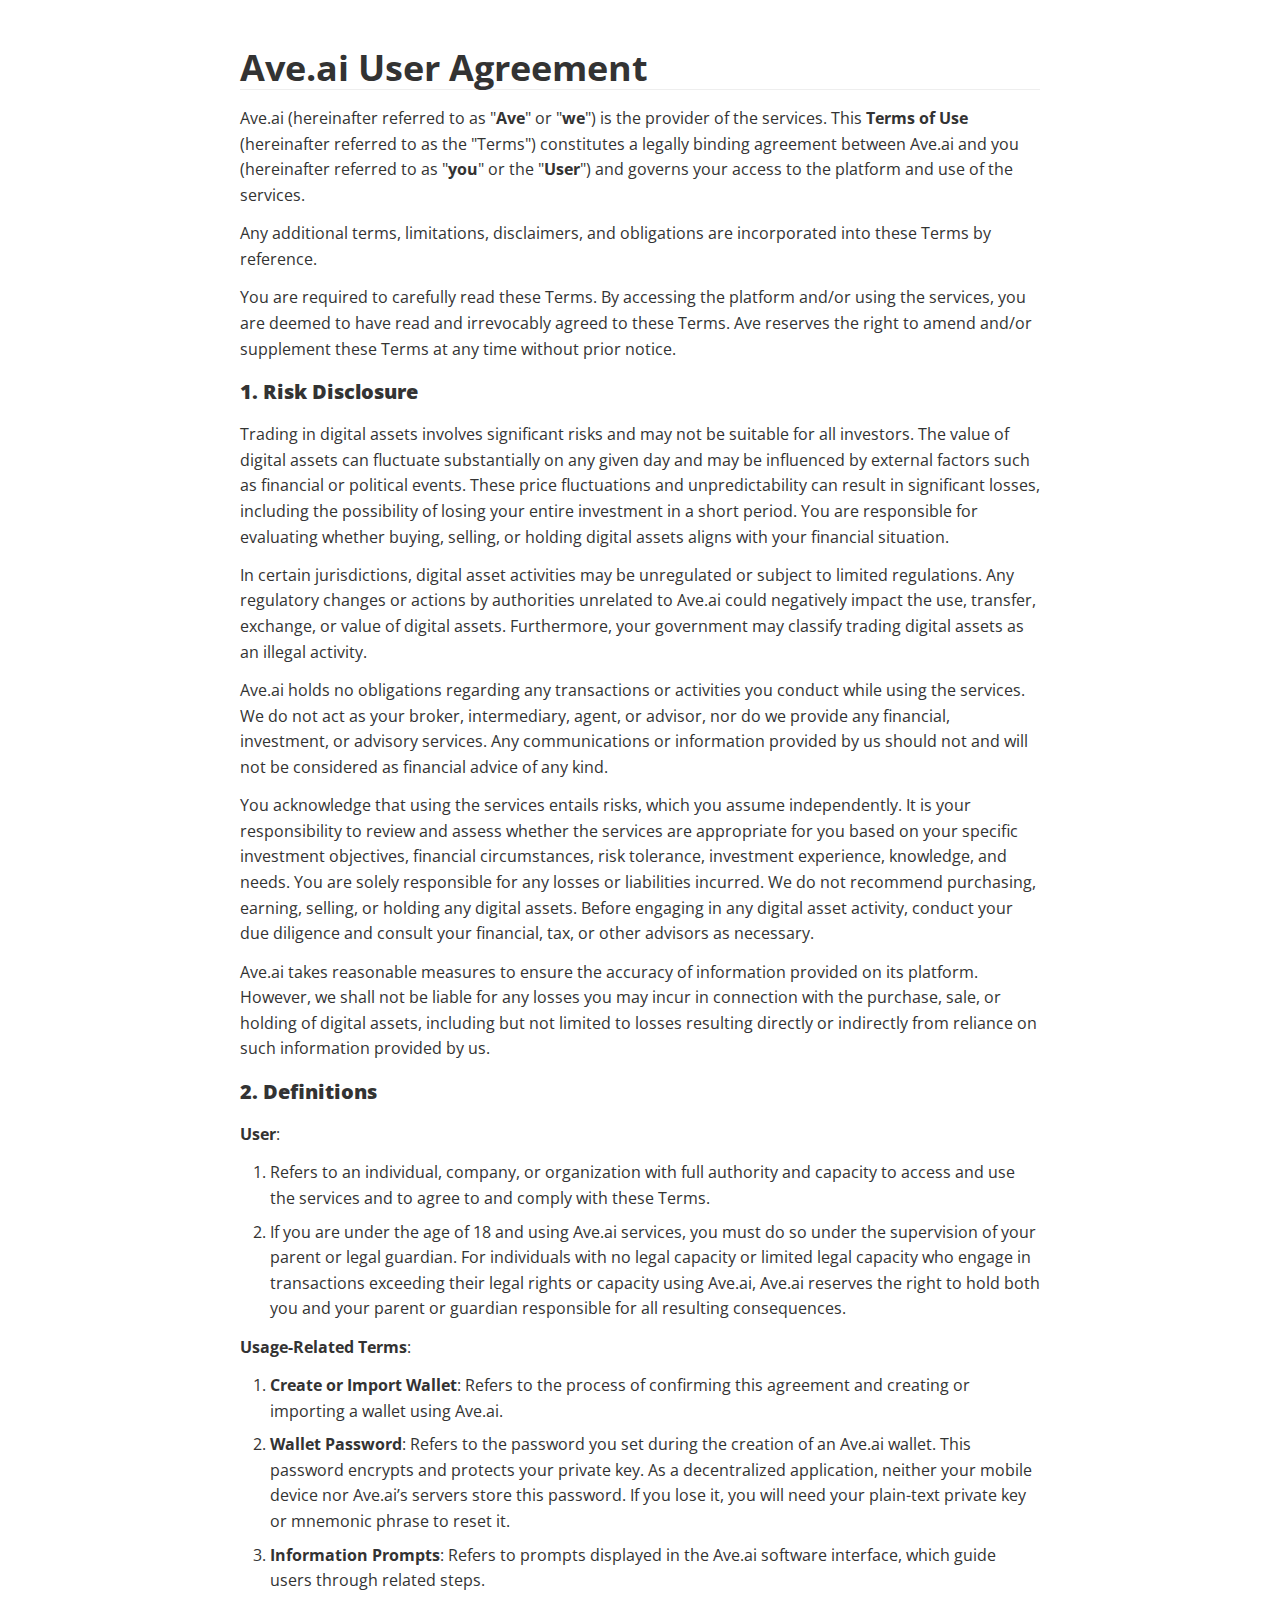
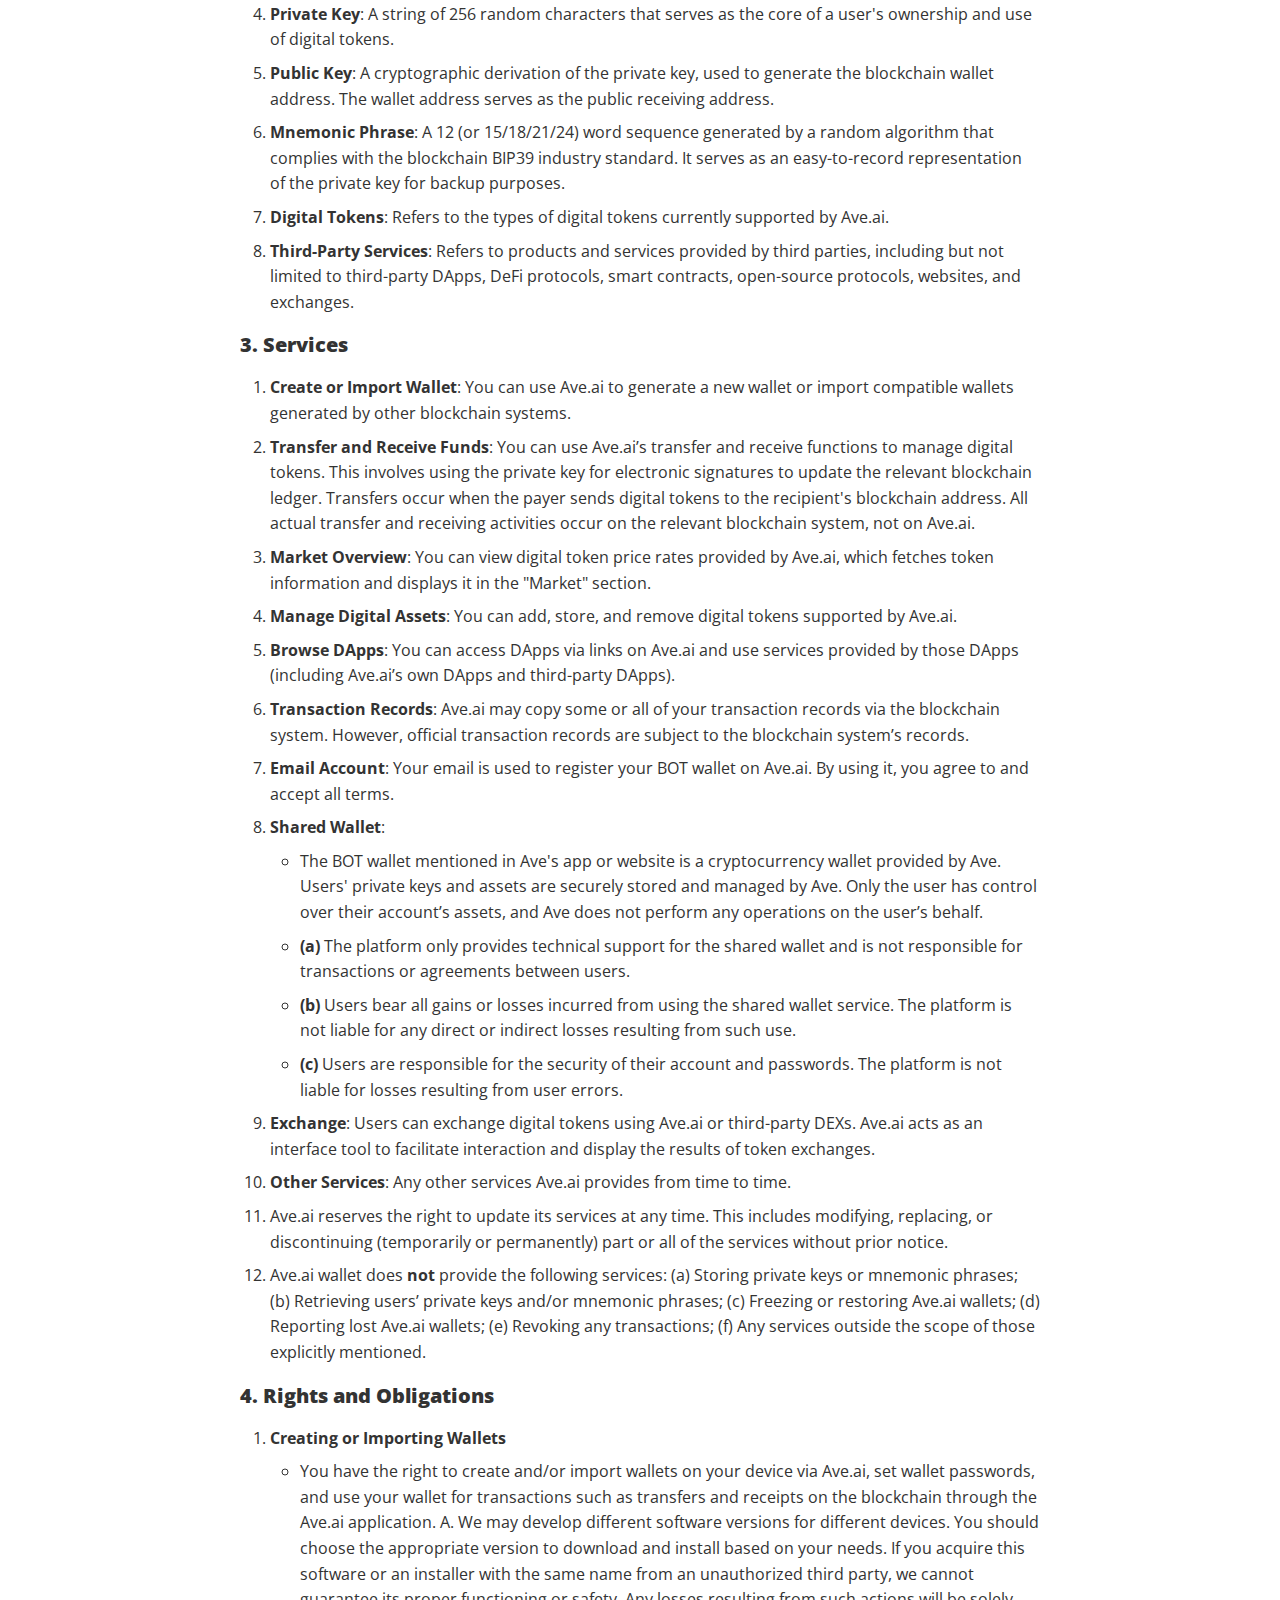
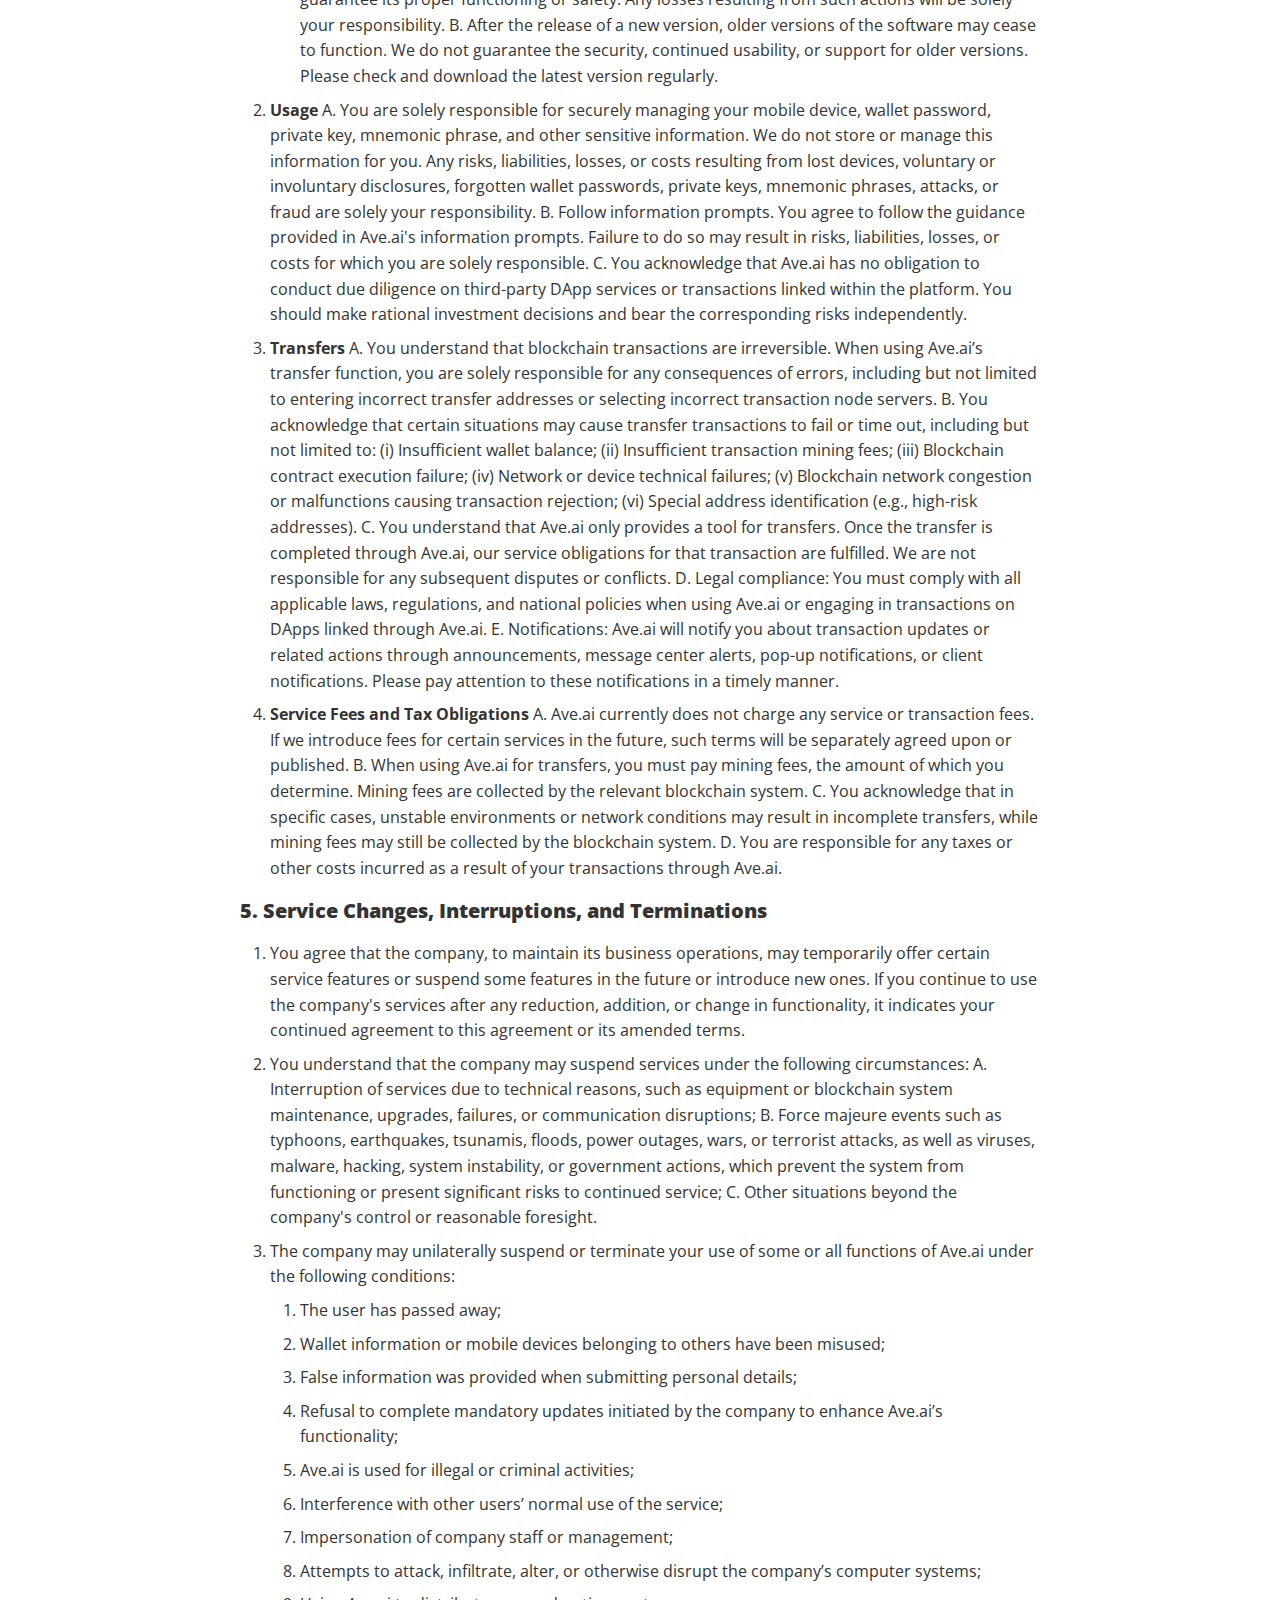
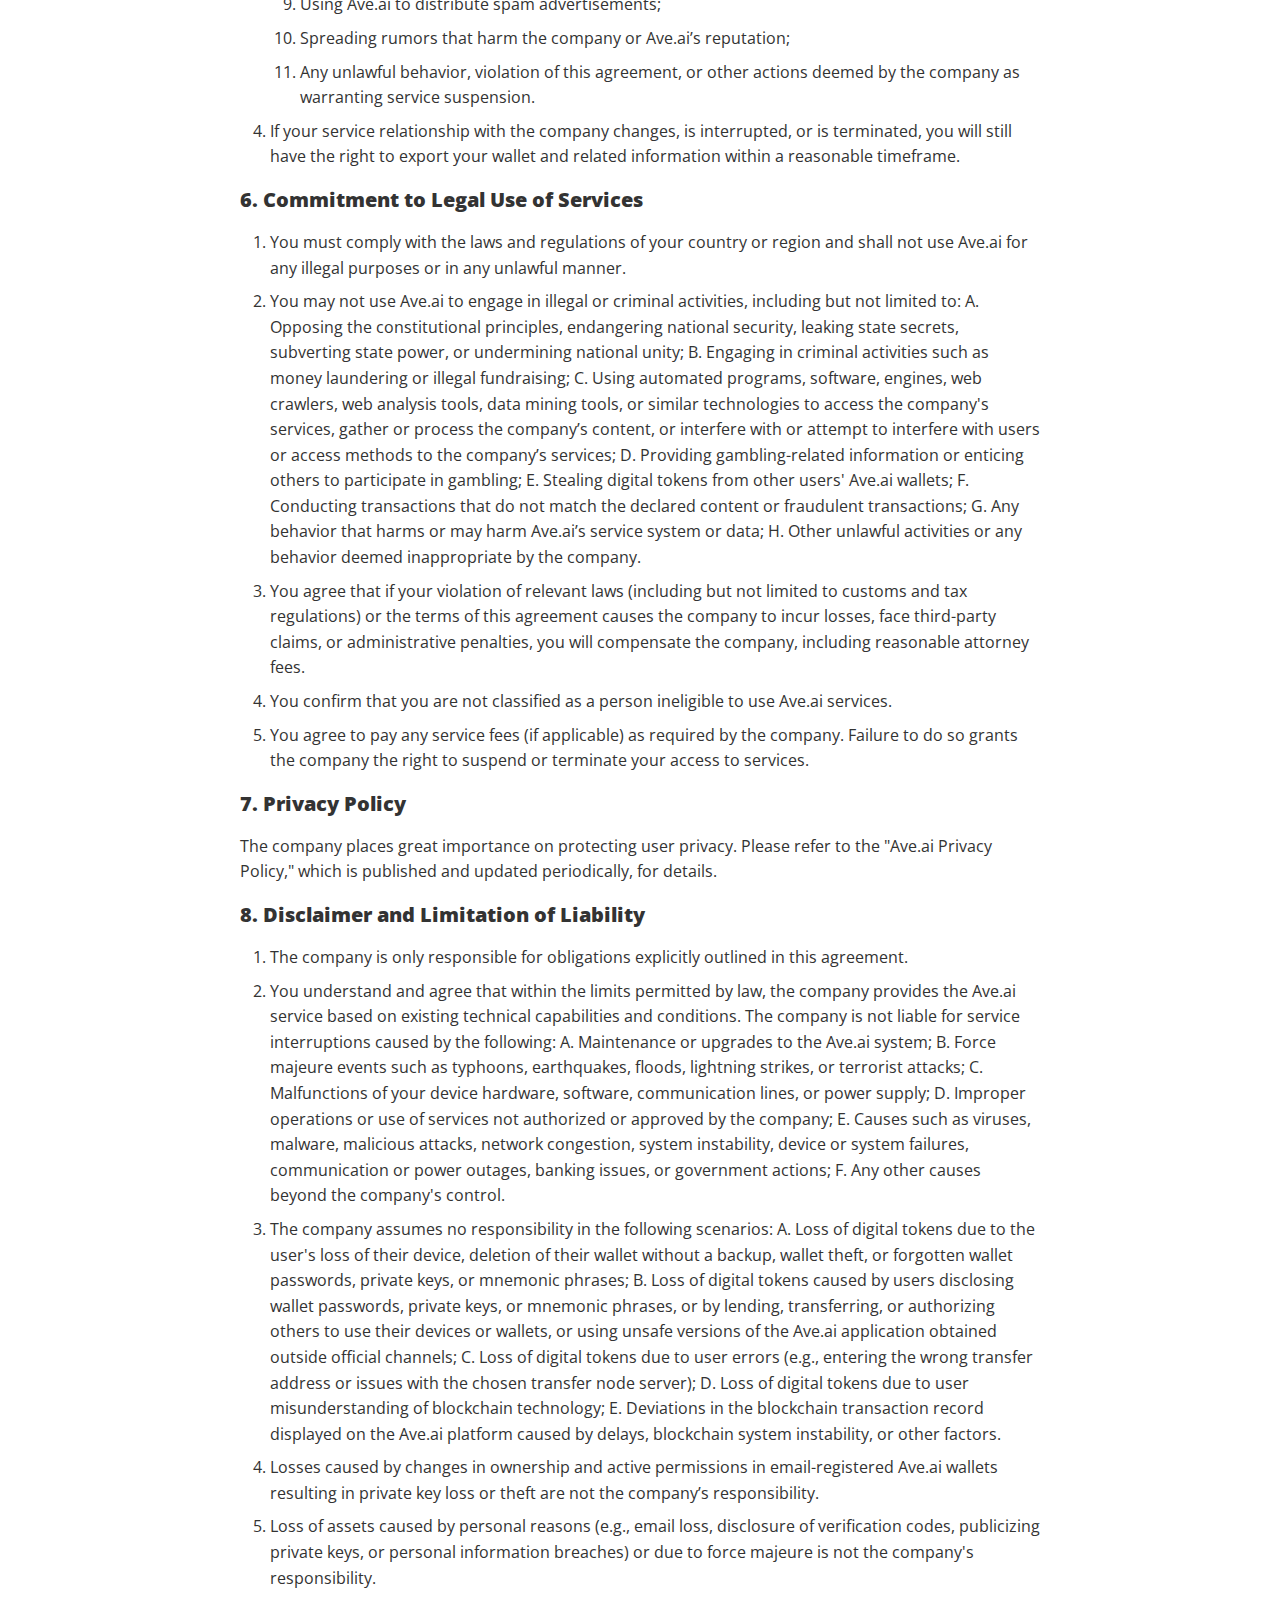
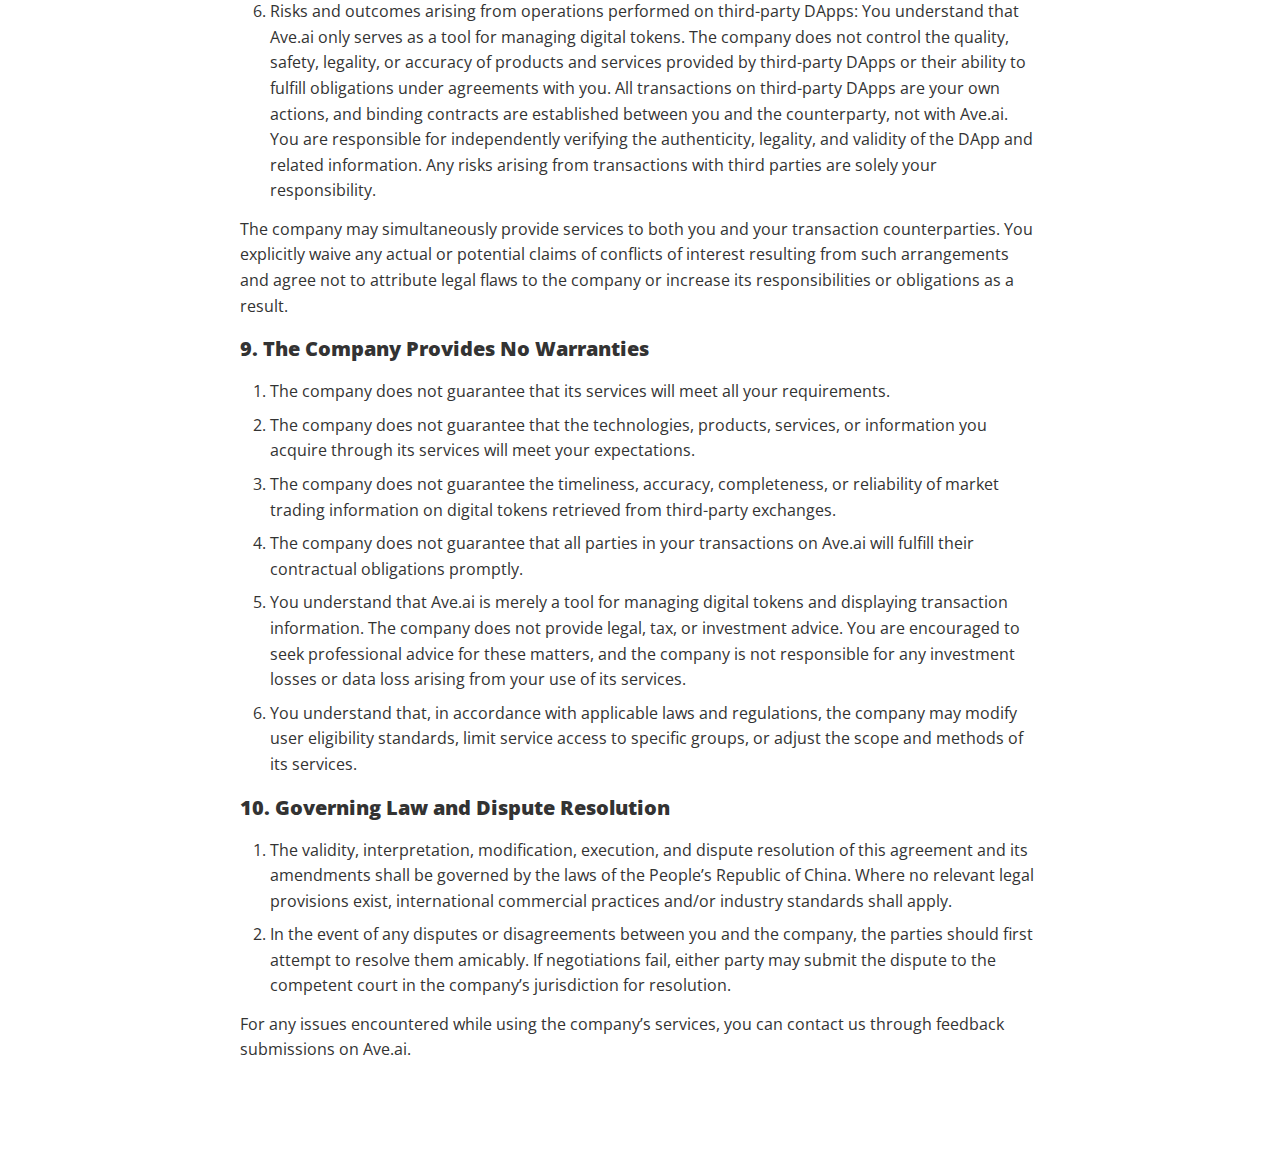
<file: user_agreement.html>
<!doctype html>
<html>
<head>
<meta charset='UTF-8'><meta name='viewport' content='width=device-width initial-scale=1'>
<title>Ave.ai User Agreement</title>

<link href='https://fonts.googleapis.com/css?family=Open+Sans:400italic,700italic,700,400&subset=latin,latin-ext' rel='stylesheet' type='text/css' /><style type='text/css'>html {overflow-x: initial !important;}:root { --bg-color: #ffffff; --text-color: #333333; --select-text-bg-color: #B5D6FC; --select-text-font-color: auto; --monospace: "Lucida Console",Consolas,"Courier",monospace; --title-bar-height: 20px; }
.mac-os-11 { --title-bar-height: 28px; }
html { font-size: 14px; background-color: var(--bg-color); color: var(--text-color); font-family: "Helvetica Neue", Helvetica, Arial, sans-serif; -webkit-font-smoothing: antialiased; }
h1, h2, h3, h4, h5 { white-space: pre-wrap; }
body { margin: 0px; padding: 0px; height: auto; inset: 0px; font-size: 1rem; line-height: 1.428571; overflow-x: hidden; background: inherit; tab-size: 4; }
iframe { margin: auto; }
a.url { word-break: break-all; }
a:active, a:hover { outline: 0px; }
.in-text-selection, ::selection { text-shadow: none; background: var(--select-text-bg-color); color: var(--select-text-font-color); }
#write { margin: 0px auto; height: auto; width: inherit; word-break: normal; overflow-wrap: break-word; position: relative; white-space: normal; overflow-x: visible; padding-top: 36px; }
#write.first-line-indent p { text-indent: 2em; }
#write.first-line-indent li p, #write.first-line-indent p * { text-indent: 0px; }
#write.first-line-indent li { margin-left: 2em; }
.for-image #write { padding-left: 8px; padding-right: 8px; }
body.typora-export { padding-left: 30px; padding-right: 30px; }
.typora-export .footnote-line, .typora-export li, .typora-export p { white-space: pre-wrap; }
.typora-export .task-list-item input { pointer-events: none; }
@media screen and (max-width: 500px) {
  body.typora-export { padding-left: 0px; padding-right: 0px; }
  #write { padding-left: 20px; padding-right: 20px; }
}
#write li > figure:last-child { margin-bottom: 0.5rem; }
#write ol, #write ul { position: relative; }
img { max-width: 100%; vertical-align: middle; image-orientation: from-image; }
button, input, select, textarea { color: inherit; font-style: inherit; font-variant-caps: inherit; font-weight: inherit; font-stretch: inherit; font-size: inherit; line-height: inherit; font-family: inherit; font-size-adjust: inherit; font-kerning: inherit; font-variant-alternates: inherit; font-variant-ligatures: inherit; font-variant-numeric: inherit; font-variant-east-asian: inherit; font-variant-position: inherit; font-feature-settings: inherit; font-optical-sizing: inherit; font-variation-settings: inherit; }
input[type="checkbox"], input[type="radio"] { line-height: normal; padding: 0px; }
*, ::after, ::before { box-sizing: border-box; }
#write h1, #write h2, #write h3, #write h4, #write h5, #write h6, #write p, #write pre { width: inherit; }
#write h1, #write h2, #write h3, #write h4, #write h5, #write h6, #write p { position: relative; }
p { line-height: inherit; }
h1, h2, h3, h4, h5, h6 { break-after: avoid-page; break-inside: avoid; orphans: 4; }
p { orphans: 4; }
h1 { font-size: 2rem; }
h2 { font-size: 1.8rem; }
h3 { font-size: 1.6rem; }
h4 { font-size: 1.4rem; }
h5 { font-size: 1.2rem; }
h6 { font-size: 1rem; }
.md-math-block, .md-rawblock, h1, h2, h3, h4, h5, h6, p { margin-top: 1rem; margin-bottom: 1rem; }
.hidden { display: none; }
.md-blockmeta { color: rgb(204, 204, 204); font-weight: 700; font-style: italic; }
a { cursor: pointer; }
sup.md-footnote { padding: 2px 4px; background-color: rgba(238, 238, 238, 0.7); color: rgb(85, 85, 85); border-radius: 4px; cursor: pointer; }
sup.md-footnote a, sup.md-footnote a:hover { color: inherit; text-transform: inherit; text-decoration: inherit; }
#write input[type="checkbox"] { cursor: pointer; width: inherit; height: inherit; }
figure { overflow-x: auto; margin: 1.2em 0px; max-width: calc(100% + 16px); padding: 0px; }
figure > table { margin: 0px; }
thead, tr { break-inside: avoid; break-after: auto; }
thead { display: table-header-group; }
table { border-collapse: collapse; border-spacing: 0px; width: 100%; overflow: auto; break-inside: auto; text-align: left; }
table.md-table td { min-width: 32px; }
.CodeMirror-gutters { border-right-width: 0px; border-right-style: none; border-right-color: currentcolor; background-color: inherit; }
.CodeMirror-linenumber { -webkit-user-select: none; }
.CodeMirror { text-align: left; }
.CodeMirror-placeholder { opacity: 0.3; }
.CodeMirror pre { padding: 0px 4px; }
.CodeMirror-lines { padding: 0px; }
div.hr:focus { cursor: none; }
#write pre { white-space: pre-wrap; }
#write.fences-no-line-wrapping pre { white-space: pre; }
#write pre.ty-contain-cm { white-space: normal; }
.CodeMirror-gutters { margin-right: 4px; }
.md-fences { font-size: 0.9rem; display: block; break-inside: avoid; text-align: left; overflow: visible; white-space: pre; background: inherit; position: relative !important; }
.md-fences-adv-panel { width: 100%; margin-top: 10px; text-align: center; padding-top: 0px; padding-bottom: 8px; overflow-x: auto; }
#write .md-fences.mock-cm { white-space: pre-wrap; }
.md-fences.md-fences-with-lineno { padding-left: 0px; }
#write.fences-no-line-wrapping .md-fences.mock-cm { white-space: pre; overflow-x: auto; }
.md-fences.mock-cm.md-fences-with-lineno { padding-left: 8px; }
.CodeMirror-line, twitterwidget { break-inside: avoid; }
svg { break-inside: avoid; }
.footnotes { opacity: 0.8; font-size: 0.9rem; margin-top: 1em; margin-bottom: 1em; }
.footnotes + .footnotes { margin-top: 0px; }
.md-reset { margin: 0px; padding: 0px; border: 0px; outline: 0px; vertical-align: top; background: 0px 0px; text-decoration: none; text-shadow: none; float: none; position: static; width: auto; height: auto; white-space: nowrap; cursor: inherit; line-height: normal; font-weight: 400; text-align: left; box-sizing: content-box; direction: ltr; }
li div { padding-top: 0px; }
blockquote { margin: 1rem 0px; }
li .mathjax-block, li p { margin: 0.5rem 0px; }
li blockquote { margin: 1rem 0px; }
li { margin: 0px; position: relative; }
blockquote > :last-child { margin-bottom: 0px; }
blockquote > :first-child, li > :first-child { margin-top: 0px; }
.footnotes-area { color: rgb(136, 136, 136); margin-top: 0.714rem; padding-bottom: 0.143rem; white-space: normal; }
#write .footnote-line { white-space: pre-wrap; }
@media print {
  body, html { border: 1px solid transparent; height: 99%; break-after: avoid; break-before: avoid; font-variant-ligatures: no-common-ligatures; }
  #write { margin-top: 0px; border-color: transparent !important; padding-top: 0px !important; padding-bottom: 0px !important; }
  .typora-export * { print-color-adjust: exact; }
  .typora-export #write { break-after: avoid; }
  .typora-export #write::after { height: 0px; }
  .is-mac table { break-inside: avoid; }
  #write > p:nth-child(1) { margin-top: 0px; }
  .typora-export-show-outline .typora-export-sidebar { display: none; }
  figure { overflow-x: visible; }
}
.footnote-line { margin-top: 0.714em; font-size: 0.7em; }
a img, img a { cursor: pointer; }
pre.md-meta-block { font-size: 0.8rem; min-height: 0.8rem; white-space: pre-wrap; background: rgb(204, 204, 204); display: block; overflow-x: hidden; }
p > .md-image:only-child:not(.md-img-error) img, p > img:only-child { display: block; margin: auto; }
#write.first-line-indent p > .md-image:only-child:not(.md-img-error) img { left: -2em; position: relative; }
p > .md-image:only-child { display: inline-block; width: 100%; }
#write .MathJax_Display { margin: 0.8em 0px 0px; }
.md-math-block { width: 100%; }
.md-math-block:not(:empty)::after { display: none; }
.MathJax_ref { fill: currentcolor; }
[contenteditable="true"]:active, [contenteditable="true"]:focus, [contenteditable="false"]:active, [contenteditable="false"]:focus { outline: 0px; box-shadow: none; }
.md-task-list-item { position: relative; list-style-type: none; }
.task-list-item.md-task-list-item { padding-left: 0px; }
.md-task-list-item > input { position: absolute; top: 0px; left: 0px; margin-left: -1.2em; margin-top: calc(1em - 10px); border: medium; }
.math { font-size: 1rem; }
.md-toc { min-height: 3.58rem; position: relative; font-size: 0.9rem; border-radius: 10px; }
.md-toc-content { position: relative; margin-left: 0px; }
.md-toc-content::after, .md-toc::after { display: none; }
.md-toc-item { display: block; color: rgb(65, 131, 196); }
.md-toc-item a { text-decoration: none; }
.md-toc-inner:hover { text-decoration: underline; }
.md-toc-inner { display: inline-block; cursor: pointer; }
.md-toc-h1 .md-toc-inner { margin-left: 0px; font-weight: 700; }
.md-toc-h2 .md-toc-inner { margin-left: 2em; }
.md-toc-h3 .md-toc-inner { margin-left: 4em; }
.md-toc-h4 .md-toc-inner { margin-left: 6em; }
.md-toc-h5 .md-toc-inner { margin-left: 8em; }
.md-toc-h6 .md-toc-inner { margin-left: 10em; }
@media screen and (max-width: 48em) {
  .md-toc-h3 .md-toc-inner { margin-left: 3.5em; }
  .md-toc-h4 .md-toc-inner { margin-left: 5em; }
  .md-toc-h5 .md-toc-inner { margin-left: 6.5em; }
  .md-toc-h6 .md-toc-inner { margin-left: 8em; }
}
a.md-toc-inner { font-size: inherit; font-style: inherit; font-weight: inherit; line-height: inherit; }
.footnote-line a:not(.reversefootnote) { color: inherit; }
.reversefootnote { font-family: ui-monospace, sans-serif; }
.md-attr { display: none; }
.md-fn-count::after { content: "."; }
code, pre, samp, tt { font-family: var(--monospace); }
kbd { margin: 0px 0.1em; padding: 0.1em 0.6em; font-size: 0.8em; color: rgb(36, 39, 41); background: rgb(255, 255, 255); border: 1px solid rgb(173, 179, 185); border-radius: 3px; box-shadow: rgba(12, 13, 14, 0.2) 0px 1px 0px, rgb(255, 255, 255) 0px 0px 0px 2px inset; white-space: nowrap; vertical-align: middle; }
.md-comment { color: rgb(162, 127, 3); opacity: 0.6; font-family: var(--monospace); }
code { text-align: left; vertical-align: initial; }
a.md-print-anchor { white-space: pre !important; border-width: medium !important; border-style: none !important; border-color: currentcolor !important; display: inline-block !important; position: absolute !important; width: 1px !important; right: 0px !important; outline: 0px !important; background: 0px 0px !important; text-decoration: initial !important; text-shadow: initial !important; }
.os-windows.monocolor-emoji .md-emoji { font-family: "Segoe UI Symbol", sans-serif; }
.md-diagram-panel > svg { max-width: 100%; }
[lang="flow"] svg, [lang="mermaid"] svg { max-width: 100%; height: auto; }
[lang="mermaid"] .node text { font-size: 1rem; }
table tr th { border-bottom-width: 0px; border-bottom-style: none; border-bottom-color: currentcolor; }
video { max-width: 100%; display: block; margin: 0px auto; }
iframe { max-width: 100%; width: 100%; border: medium; }
.highlight td, .highlight tr { border: 0px; }
mark { background: rgb(255, 255, 0); color: rgb(0, 0, 0); }
.md-html-inline .md-plain, .md-html-inline strong, mark .md-inline-math, mark strong { color: inherit; }
.md-expand mark .md-meta { opacity: 0.3 !important; }
mark .md-meta { color: rgb(0, 0, 0); }
@media print {
  .typora-export h1, .typora-export h2, .typora-export h3, .typora-export h4, .typora-export h5, .typora-export h6 { break-inside: avoid; }
}
.md-diagram-panel .messageText { stroke: none !important; }
.md-diagram-panel .start-state { fill: var(--node-fill); }
.md-diagram-panel .edgeLabel rect { opacity: 1 !important; }
.md-fences.md-fences-math { font-size: 1em; }
.md-fences-advanced:not(.md-focus) { padding: 0px; white-space: nowrap; border: 0px; }
.md-fences-advanced:not(.md-focus) { background: inherit; }
.typora-export-show-outline .typora-export-content { max-width: 1440px; margin: auto; display: flex; flex-direction: row; }
.typora-export-sidebar { width: 300px; font-size: 0.8rem; margin-top: 80px; margin-right: 18px; }
.typora-export-show-outline #write { --webkit-flex: 2; flex: 2 1 0%; }
.typora-export-sidebar .outline-content { position: fixed; top: 0px; max-height: 100%; overflow: hidden auto; padding-bottom: 30px; padding-top: 60px; width: 300px; }
@media screen and (max-width: 1024px) {
  .typora-export-sidebar, .typora-export-sidebar .outline-content { width: 240px; }
}
@media screen and (max-width: 800px) {
  .typora-export-sidebar { display: none; }
}
.outline-content li, .outline-content ul { margin-left: 0px; margin-right: 0px; padding-left: 0px; padding-right: 0px; list-style: none; overflow-wrap: anywhere; }
.outline-content ul { margin-top: 0px; margin-bottom: 0px; }
.outline-content strong { font-weight: 400; }
.outline-expander { width: 1rem; height: 1.428571rem; position: relative; display: table-cell; vertical-align: middle; cursor: pointer; padding-left: 4px; }
.outline-expander::before { content: ""; position: relative; font-family: Ionicons; display: inline-block; font-size: 8px; vertical-align: middle; }
.outline-item { padding-top: 3px; padding-bottom: 3px; cursor: pointer; }
.outline-expander:hover::before { content: ""; }
.outline-h1 > .outline-item { padding-left: 0px; }
.outline-h2 > .outline-item { padding-left: 1em; }
.outline-h3 > .outline-item { padding-left: 2em; }
.outline-h4 > .outline-item { padding-left: 3em; }
.outline-h5 > .outline-item { padding-left: 4em; }
.outline-h6 > .outline-item { padding-left: 5em; }
.outline-label { cursor: pointer; display: table-cell; vertical-align: middle; text-decoration: none; color: inherit; }
.outline-label:hover { text-decoration: underline; }
.outline-item:hover { border-color: rgb(245, 245, 245); background-color: var(--item-hover-bg-color); }
.outline-item:hover { margin-left: -28px; margin-right: -28px; border-left-width: 28px; border-left-style: solid; border-left-color: transparent; border-right-width: 28px; border-right-style: solid; border-right-color: transparent; }
.outline-item-single .outline-expander::before, .outline-item-single .outline-expander:hover::before { display: none; }
.outline-item-open > .outline-item > .outline-expander::before { content: ""; }
.outline-children { display: none; }
.info-panel-tab-wrapper { display: none; }
.outline-item-open > .outline-children { display: block; }
.typora-export .outline-item { padding-top: 1px; padding-bottom: 1px; }
.typora-export .outline-item:hover { margin-right: -8px; border-right-width: 8px; border-right-style: solid; border-right-color: transparent; }
.typora-export .outline-expander::before { content: "+"; font-family: inherit; top: -1px; }
.typora-export .outline-expander:hover::before, .typora-export .outline-item-open > .outline-item > .outline-expander::before { content: "−"; }
.typora-export-collapse-outline .outline-children { display: none; }
.typora-export-collapse-outline .outline-item-open > .outline-children, .typora-export-no-collapse-outline .outline-children { display: block; }
.typora-export-no-collapse-outline .outline-expander::before { content: "" !important; }
.typora-export-show-outline .outline-item-active > .outline-item .outline-label { font-weight: 700; }
.md-inline-math-container mjx-container { zoom: 0.95; }
mjx-container { break-inside: avoid; }


:root {
    --side-bar-bg-color: #fafafa;
    --control-text-color: #777;
}

@include-when-export url(https://fonts.googleapis.com/css?family=Open+Sans:400italic,700italic,700,400&subset=latin,latin-ext);

/* open-sans-regular - latin-ext_latin */
  /* open-sans-italic - latin-ext_latin */
    /* open-sans-700 - latin-ext_latin */
    /* open-sans-700italic - latin-ext_latin */
  html {
    font-size: 16px;
    -webkit-font-smoothing: antialiased;
}

body {
    font-family: "Open Sans","Clear Sans", "Helvetica Neue", Helvetica, Arial, 'Segoe UI Emoji', sans-serif;
    color: rgb(51, 51, 51);
    line-height: 1.6;
}

#write {
    max-width: 860px;
  	margin: 0 auto;
  	padding: 30px;
    padding-bottom: 100px;
}

@media only screen and (min-width: 1400px) {
	#write {
		max-width: 1024px;
	}
}

@media only screen and (min-width: 1800px) {
	#write {
		max-width: 1200px;
	}
}

#write > ul:first-child,
#write > ol:first-child{
    margin-top: 30px;
}

a {
    color: #4183C4;
}
h1,
h2,
h3,
h4,
h5,
h6 {
    position: relative;
    margin-top: 1rem;
    margin-bottom: 1rem;
    font-weight: bold;
    line-height: 1.4;
    cursor: text;
}
h1:hover a.anchor,
h2:hover a.anchor,
h3:hover a.anchor,
h4:hover a.anchor,
h5:hover a.anchor,
h6:hover a.anchor {
    text-decoration: none;
}
h1 tt,
h1 code {
    font-size: inherit;
}
h2 tt,
h2 code {
    font-size: inherit;
}
h3 tt,
h3 code {
    font-size: inherit;
}
h4 tt,
h4 code {
    font-size: inherit;
}
h5 tt,
h5 code {
    font-size: inherit;
}
h6 tt,
h6 code {
    font-size: inherit;
}
h1 {
    font-size: 2.25em;
    line-height: 1.2;
    border-bottom: 1px solid #eee;
}
h2 {
    font-size: 1.75em;
    line-height: 1.225;
    border-bottom: 1px solid #eee;
}

/*@media print {
    .typora-export h1,
    .typora-export h2 {
        border-bottom: none;
        padding-bottom: initial;
    }

    .typora-export h1::after,
    .typora-export h2::after {
        content: "";
        display: block;
        height: 100px;
        margin-top: -96px;
        border-top: 1px solid #eee;
    }
}*/

h3 {
    font-size: 1.5em;
    line-height: 1.43;
}
h4 {
    font-size: 1.25em;
}
h5 {
    font-size: 1em;
}
h6 {
   font-size: 1em;
    color: #777;
}
p,
blockquote,
ul,
ol,
dl,
table{
    margin: 0.8em 0;
}
li>ol,
li>ul {
    margin: 0 0;
}
hr {
    height: 2px;
    padding: 0;
    margin: 16px 0;
    background-color: #e7e7e7;
    border: 0 none;
    overflow: hidden;
    box-sizing: content-box;
}

li p.first {
    display: inline-block;
}
ul,
ol {
    padding-left: 30px;
}
ul:first-child,
ol:first-child {
    margin-top: 0;
}
ul:last-child,
ol:last-child {
    margin-bottom: 0;
}
blockquote {
    border-left: 4px solid #dfe2e5;
    padding: 0 15px;
    color: #777777;
}
blockquote blockquote {
    padding-right: 0;
}
table {
    padding: 0;
    word-break: initial;
}
table tr {
    border: 1px solid #dfe2e5;
    margin: 0;
    padding: 0;
}
table tr:nth-child(2n),
thead {
    background-color: #f8f8f8;
}
table th {
    font-weight: bold;
    border: 1px solid #dfe2e5;
    border-bottom: 0;
    margin: 0;
    padding: 6px 13px;
}
table td {
    border: 1px solid #dfe2e5;
    margin: 0;
    padding: 6px 13px;
}
table th:first-child,
table td:first-child {
    margin-top: 0;
}
table th:last-child,
table td:last-child {
    margin-bottom: 0;
}

.CodeMirror-lines {
    padding-left: 4px;
}

.code-tooltip {
    box-shadow: 0 1px 1px 0 rgba(0,28,36,.3);
    border-top: 1px solid #eef2f2;
}

.md-fences,
code,
tt {
    border: 1px solid #e7eaed;
    background-color: #f8f8f8;
    border-radius: 3px;
    padding: 0;
    padding: 2px 4px 0px 4px;
    font-size: 0.9em;
}

code {
    background-color: #f3f4f4;
    padding: 0 2px 0 2px;
}

.md-fences {
    margin-bottom: 15px;
    margin-top: 15px;
    padding-top: 8px;
    padding-bottom: 6px;
}


.md-task-list-item > input {
  margin-left: -1.3em;
}

@media print {
    html {
        font-size: 13px;
    }
    pre {
        page-break-inside: avoid;
        word-wrap: break-word;
    }
}

.md-fences {
	background-color: #f8f8f8;
}
#write pre.md-meta-block {
	padding: 1rem;
    font-size: 85%;
    line-height: 1.45;
    background-color: #f7f7f7;
    border: 0;
    border-radius: 3px;
    color: #777777;
    margin-top: 0 !important;
}

.mathjax-block>.code-tooltip {
	bottom: .375rem;
}

.md-mathjax-midline {
    background: #fafafa;
}

#write>h3.md-focus:before{
	left: -1.5625rem;
	top: .375rem;
}
#write>h4.md-focus:before{
	left: -1.5625rem;
	top: .285714286rem;
}
#write>h5.md-focus:before{
	left: -1.5625rem;
	top: .285714286rem;
}
#write>h6.md-focus:before{
	left: -1.5625rem;
	top: .285714286rem;
}
.md-image>.md-meta {
    /*border: 1px solid #ddd;*/
    border-radius: 3px;
    padding: 2px 0px 0px 4px;
    font-size: 0.9em;
    color: inherit;
}

.md-tag {
    color: #a7a7a7;
    opacity: 1;
}

.md-toc { 
    margin-top:20px;
    padding-bottom:20px;
}

.sidebar-tabs {
    border-bottom: none;
}

#typora-quick-open {
    border: 1px solid #ddd;
    background-color: #f8f8f8;
}

#typora-quick-open-item {
    background-color: #FAFAFA;
    border-color: #FEFEFE #e5e5e5 #e5e5e5 #eee;
    border-style: solid;
    border-width: 1px;
}

/** focus mode */
.on-focus-mode blockquote {
    border-left-color: rgba(85, 85, 85, 0.12);
}

header, .context-menu, .megamenu-content, footer{
    font-family: "Segoe UI", "Arial", sans-serif;
}

.file-node-content:hover .file-node-icon,
.file-node-content:hover .file-node-open-state{
    visibility: visible;
}

.mac-seamless-mode #typora-sidebar {
    background-color: #fafafa;
    background-color: var(--side-bar-bg-color);
}

.md-lang {
    color: #b4654d;
}

/*.html-for-mac {
    --item-hover-bg-color: #E6F0FE;
}*/

#md-notification .btn {
    border: 0;
}

.dropdown-menu .divider {
    border-color: #e5e5e5;
    opacity: 0.4;
}

.ty-preferences .window-content {
    background-color: #fafafa;
}

.ty-preferences .nav-group-item.active {
    color: white;
    background: #999;
}

.menu-item-container a.menu-style-btn {
    background-color: #f5f8fa;
    background-image: linear-gradient( 180deg , hsla(0, 0%, 100%, 0.8), hsla(0, 0%, 100%, 0)); 
}


 @media print { @page {margin: 0 0 0 0;} body.typora-export {padding-left: 0; padding-right: 0;} #write {padding:0;}}
</style><title>Ave.ai User Agreement</title>
</head>
<body class='typora-export'><div class='typora-export-content'>
<div id='write'  class=''><h1 id='aveai-user-agreement'><span>Ave.ai User Agreement</span></h1><p><span>Ave.ai (hereinafter referred to as &quot;</span><strong><span>Ave</span></strong><span>&quot; or &quot;</span><strong><span>we</span></strong><span>&quot;) is the provider of the services. This </span><strong><span>Terms of Use</span></strong><span> (hereinafter referred to as the &quot;Terms&quot;) constitutes a legally binding agreement between Ave.ai and you (hereinafter referred to as &quot;</span><strong><span>you</span></strong><span>&quot; or the &quot;</span><strong><span>User</span></strong><span>&quot;) and governs your access to the platform and use of the services.</span></p><p><span>Any additional terms, limitations, disclaimers, and obligations are incorporated into these Terms by reference.</span></p><p><span>You are required to carefully read these Terms. By accessing the platform and/or using the services, you are deemed to have read and irrevocably agreed to these Terms. Ave reserves the right to amend and/or supplement these Terms at any time without prior notice.</span></p><h4 id='1-risk-disclosure'><strong><span>1. Risk Disclosure</span></strong></h4><p><span>Trading in digital assets involves significant risks and may not be suitable for all investors. The value of digital assets can fluctuate substantially on any given day and may be influenced by external factors such as financial or political events. These price fluctuations and unpredictability can result in significant losses, including the possibility of losing your entire investment in a short period. You are responsible for evaluating whether buying, selling, or holding digital assets aligns with your financial situation.</span></p><p><span>In certain jurisdictions, digital asset activities may be unregulated or subject to limited regulations. Any regulatory changes or actions by authorities unrelated to Ave.ai could negatively impact the use, transfer, exchange, or value of digital assets. Furthermore, your government may classify trading digital assets as an illegal activity.</span></p><p><span>Ave.ai holds no obligations regarding any transactions or activities you conduct while using the services. We do not act as your broker, intermediary, agent, or advisor, nor do we provide any financial, investment, or advisory services. Any communications or information provided by us should not and will not be considered as financial advice of any kind.</span></p><p><span>You acknowledge that using the services entails risks, which you assume independently. It is your responsibility to review and assess whether the services are appropriate for you based on your specific investment objectives, financial circumstances, risk tolerance, investment experience, knowledge, and needs. You are solely responsible for any losses or liabilities incurred. We do not recommend purchasing, earning, selling, or holding any digital assets. Before engaging in any digital asset activity, conduct your due diligence and consult your financial, tax, or other advisors as necessary.</span></p><p><span>Ave.ai takes reasonable measures to ensure the accuracy of information provided on its platform. However, we shall not be liable for any losses you may incur in connection with the purchase, sale, or holding of digital assets, including but not limited to losses resulting directly or indirectly from reliance on such information provided by us.</span></p><h4 id='2-definitions'><strong><span>2. Definitions</span></strong></h4><p><strong><span>User</span></strong><span>:</span></p><ol><li><p><span>Refers to an individual, company, or organization with full authority and capacity to access and use the services and to agree to and comply with these Terms.</span></p></li><li><p><span>If you are under the age of 18 and using Ave.ai services, you must do so under the supervision of your parent or legal guardian. For individuals with no legal capacity or limited legal capacity who engage in transactions exceeding their legal rights or capacity using Ave.ai, Ave.ai reserves the right to hold both you and your parent or guardian responsible for all resulting consequences.</span></p></li></ol><p><strong><span>Usage-Related Terms</span></strong><span>:</span></p><ol><li><p><strong><span>Create or Import Wallet</span></strong><span>: Refers to the process of confirming this agreement and creating or importing a wallet using Ave.ai.</span></p></li><li><p><strong><span>Wallet Password</span></strong><span>: Refers to the password you set during the creation of an Ave.ai wallet. This password encrypts and protects your private key. As a decentralized application, neither your mobile device nor Ave.ai’s servers store this password. If you lose it, you will need your plain-text private key or mnemonic phrase to reset it.</span></p></li><li><p><strong><span>Information Prompts</span></strong><span>: Refers to prompts displayed in the Ave.ai software interface, which guide users through related steps.</span></p></li><li><p><strong><span>Private Key</span></strong><span>: A string of 256 random characters that serves as the core of a user&#39;s ownership and use of digital tokens.</span></p></li><li><p><strong><span>Public Key</span></strong><span>: A cryptographic derivation of the private key, used to generate the blockchain wallet address. The wallet address serves as the public receiving address.</span></p></li><li><p><strong><span>Mnemonic Phrase</span></strong><span>: A 12 (or 15/18/21/24) word sequence generated by a random algorithm that complies with the blockchain BIP39 industry standard. It serves as an easy-to-record representation of the private key for backup purposes.</span></p></li><li><p><strong><span>Digital Tokens</span></strong><span>: Refers to the types of digital tokens currently supported by Ave.ai.</span></p></li><li><p><strong><span>Third-Party Services</span></strong><span>: Refers to products and services provided by third parties, including but not limited to third-party DApps, DeFi protocols, smart contracts, open-source protocols, websites, and exchanges.</span></p></li></ol><h4 id='3-services'><strong><span>3. Services</span></strong></h4><ol><li><p><strong><span>Create or Import Wallet</span></strong><span>: You can use Ave.ai to generate a new wallet or import compatible wallets generated by other blockchain systems.</span></p></li><li><p><strong><span>Transfer and Receive Funds</span></strong><span>: You can use Ave.ai’s transfer and receive functions to manage digital tokens. This involves using the private key for electronic signatures to update the relevant blockchain ledger. Transfers occur when the payer sends digital tokens to the recipient&#39;s blockchain address. All actual transfer and receiving activities occur on the relevant blockchain system, not on Ave.ai.</span></p></li><li><p><strong><span>Market Overview</span></strong><span>: You can view digital token price rates provided by Ave.ai, which fetches token information and displays it in the &quot;Market&quot; section.</span></p></li><li><p><strong><span>Manage Digital Assets</span></strong><span>: You can add, store, and remove digital tokens supported by Ave.ai.</span></p></li><li><p><strong><span>Browse DApps</span></strong><span>: You can access DApps via links on Ave.ai and use services provided by those DApps (including Ave.ai’s own DApps and third-party DApps).</span></p></li><li><p><strong><span>Transaction Records</span></strong><span>: Ave.ai may copy some or all of your transaction records via the blockchain system. However, official transaction records are subject to the blockchain system’s records.</span></p></li><li><p><strong><span>Email Account</span></strong><span>: Your email is used to register your BOT wallet on Ave.ai. By using it, you agree to and accept all terms.</span></p></li><li><p><strong><span>Shared Wallet</span></strong><span>:</span></p><ul><li><p><span>The BOT wallet mentioned in Ave&#39;s app or website is a cryptocurrency wallet provided by Ave. Users&#39; private keys and assets are securely stored and managed by Ave. Only the user has control over their account’s assets, and Ave does not perform any operations on the user’s behalf.</span></p></li><li><p><strong><span>(a)</span></strong><span> The platform only provides technical support for the shared wallet and is not responsible for transactions or agreements between users.</span></p></li><li><p><strong><span>(b)</span></strong><span> Users bear all gains or losses incurred from using the shared wallet service. The platform is not liable for any direct or indirect losses resulting from such use.</span></p></li><li><p><strong><span>(c)</span></strong><span> Users are responsible for the security of their account and passwords. The platform is not liable for losses resulting from user errors.</span></p></li></ul></li><li><p><strong><span>Exchange</span></strong><span>: Users can exchange digital tokens using Ave.ai or third-party DEXs. Ave.ai acts as an interface tool to facilitate interaction and display the results of token exchanges.</span></p></li><li><p><strong><span>Other Services</span></strong><span>: Any other services Ave.ai provides from time to time.</span></p></li><li><p><span>Ave.ai reserves the right to update its services at any time. This includes modifying, replacing, or discontinuing (temporarily or permanently) part or all of the services without prior notice.</span></p></li><li><p><span>Ave.ai wallet does </span><strong><span>not</span></strong><span> provide the following services: (a) Storing private keys or mnemonic phrases; (b) Retrieving users’ private keys and/or mnemonic phrases; (c) Freezing or restoring Ave.ai wallets; (d) Reporting lost Ave.ai wallets; (e) Revoking any transactions; (f) Any services outside the scope of those explicitly mentioned.</span></p></li></ol><h4 id='4-rights-and-obligations'><strong><span>4. Rights and Obligations</span></strong></h4><ol><li><p><strong><span>Creating or Importing Wallets</span></strong></p><ul><li><p><span>You have the right to create and/or import wallets on your device via Ave.ai, set wallet passwords, and use your wallet for transactions such as transfers and receipts on the blockchain through the Ave.ai application. A. We may develop different software versions for different devices. You should choose the appropriate version to download and install based on your needs. If you acquire this software or an installer with the same name from an unauthorized third party, we cannot guarantee its proper functioning or safety. Any losses resulting from such actions will be solely your responsibility. B. After the release of a new version, older versions of the software may cease to function. We do not guarantee the security, continued usability, or support for older versions. Please check and download the latest version regularly.</span></p></li></ul></li><li><p><strong><span>Usage</span></strong><span> A. You are solely responsible for securely managing your mobile device, wallet password, private key, mnemonic phrase, and other sensitive information. We do not store or manage this information for you. Any risks, liabilities, losses, or costs resulting from lost devices, voluntary or involuntary disclosures, forgotten wallet passwords, private keys, mnemonic phrases, attacks, or fraud are solely your responsibility. B. Follow information prompts. You agree to follow the guidance provided in Ave.ai&#39;s information prompts. Failure to do so may result in risks, liabilities, losses, or costs for which you are solely responsible. C. You acknowledge that Ave.ai has no obligation to conduct due diligence on third-party DApp services or transactions linked within the platform. You should make rational investment decisions and bear the corresponding risks independently.</span></p></li><li><p><strong><span>Transfers</span></strong><span> A. You understand that blockchain transactions are irreversible. When using Ave.ai’s transfer function, you are solely responsible for any consequences of errors, including but not limited to entering incorrect transfer addresses or selecting incorrect transaction node servers. B. You acknowledge that certain situations may cause transfer transactions to fail or time out, including but not limited to: (i) Insufficient wallet balance; (ii) Insufficient transaction mining fees; (iii) Blockchain contract execution failure; (iv) Network or device technical failures; (v) Blockchain network congestion or malfunctions causing transaction rejection; (vi) Special address identification (e.g., high-risk addresses). C. You understand that Ave.ai only provides a tool for transfers. Once the transfer is completed through Ave.ai, our service obligations for that transaction are fulfilled. We are not responsible for any subsequent disputes or conflicts. D. Legal compliance: You must comply with all applicable laws, regulations, and national policies when using Ave.ai or engaging in transactions on DApps linked through Ave.ai. E. Notifications: Ave.ai will notify you about transaction updates or related actions through announcements, message center alerts, pop-up notifications, or client notifications. Please pay attention to these notifications in a timely manner.</span></p></li><li><p><strong><span>Service Fees and Tax Obligations</span></strong><span> A. Ave.ai currently does not charge any service or transaction fees. If we introduce fees for certain services in the future, such terms will be separately agreed upon or published. B. When using Ave.ai for transfers, you must pay mining fees, the amount of which you determine. Mining fees are collected by the relevant blockchain system. C. You acknowledge that in specific cases, unstable environments or network conditions may result in incomplete transfers, while mining fees may still be collected by the blockchain system. D. You are responsible for any taxes or other costs incurred as a result of your transactions through Ave.ai.</span></p></li></ol><h4 id='5-service-changes-interruptions-and-terminations'><strong><span>5. Service Changes, Interruptions, and Terminations</span></strong></h4><ol><li><p><span>You agree that the company, to maintain its business operations, may temporarily offer certain service features or suspend some features in the future or introduce new ones. If you continue to use the company&#39;s services after any reduction, addition, or change in functionality, it indicates your continued agreement to this agreement or its amended terms.</span></p></li><li><p><span>You understand that the company may suspend services under the following circumstances: A. Interruption of services due to technical reasons, such as equipment or blockchain system maintenance, upgrades, failures, or communication disruptions; B. Force majeure events such as typhoons, earthquakes, tsunamis, floods, power outages, wars, or terrorist attacks, as well as viruses, malware, hacking, system instability, or government actions, which prevent the system from functioning or present significant risks to continued service; C. Other situations beyond the company&#39;s control or reasonable foresight.</span></p></li><li><p><span>The company may unilaterally suspend or terminate your use of some or all functions of Ave.ai under the following conditions:</span></p><ol><li><p><span>The user has passed away;</span></p></li><li><p><span>Wallet information or mobile devices belonging to others have been misused;</span></p></li><li><p><span>False information was provided when submitting personal details;</span></p></li><li><p><span>Refusal to complete mandatory updates initiated by the company to enhance Ave.ai’s functionality;</span></p></li><li><p><span>Ave.ai is used for illegal or criminal activities;</span></p></li><li><p><span>Interference with other users’ normal use of the service;</span></p></li><li><p><span>Impersonation of company staff or management;</span></p></li><li><p><span>Attempts to attack, infiltrate, alter, or otherwise disrupt the company’s computer systems;</span></p></li><li><p><span>Using Ave.ai to distribute spam advertisements;</span></p></li><li><p><span>Spreading rumors that harm the company or Ave.ai’s reputation;</span></p></li><li><p><span>Any unlawful behavior, violation of this agreement, or other actions deemed by the company as warranting service suspension.</span></p></li></ol></li><li><p><span>If your service relationship with the company changes, is interrupted, or is terminated, you will still have the right to export your wallet and related information within a reasonable timeframe.</span></p></li></ol><h4 id='6-commitment-to-legal-use-of-services'><strong><span>6. Commitment to Legal Use of Services</span></strong></h4><ol><li><p><span>You must comply with the laws and regulations of your country or region and shall not use Ave.ai for any illegal purposes or in any unlawful manner.</span></p></li><li><p><span>You may not use Ave.ai to engage in illegal or criminal activities, including but not limited to: A. Opposing the constitutional principles, endangering national security, leaking state secrets, subverting state power, or undermining national unity; B. Engaging in criminal activities such as money laundering or illegal fundraising; C. Using automated programs, software, engines, web crawlers, web analysis tools, data mining tools, or similar technologies to access the company&#39;s services, gather or process the company’s content, or interfere with or attempt to interfere with users or access methods to the company’s services; D. Providing gambling-related information or enticing others to participate in gambling; E. Stealing digital tokens from other users&#39; Ave.ai wallets; F. Conducting transactions that do not match the declared content or fraudulent transactions; G. Any behavior that harms or may harm Ave.ai’s service system or data; H. Other unlawful activities or any behavior deemed inappropriate by the company.</span></p></li><li><p><span>You agree that if your violation of relevant laws (including but not limited to customs and tax regulations) or the terms of this agreement causes the company to incur losses, face third-party claims, or administrative penalties, you will compensate the company, including reasonable attorney fees.</span></p></li><li><p><span>You confirm that you are not classified as a person ineligible to use Ave.ai services.</span></p></li><li><p><span>You agree to pay any service fees (if applicable) as required by the company. Failure to do so grants the company the right to suspend or terminate your access to services.</span></p></li></ol><h4 id='7-privacy-policy'><strong><span>7. Privacy Policy</span></strong></h4><p><span>The company places great importance on protecting user privacy. Please refer to the &quot;Ave.ai Privacy Policy,&quot; which is published and updated periodically, for details.</span></p><h4 id='8-disclaimer-and-limitation-of-liability'><strong><span>8. Disclaimer and Limitation of Liability</span></strong></h4><ol><li><p><span>The company is only responsible for obligations explicitly outlined in this agreement.</span></p></li><li><p><span>You understand and agree that within the limits permitted by law, the company provides the Ave.ai service based on existing technical capabilities and conditions. The company is not liable for service interruptions caused by the following: A. Maintenance or upgrades to the Ave.ai system; B. Force majeure events such as typhoons, earthquakes, floods, lightning strikes, or terrorist attacks; C. Malfunctions of your device hardware, software, communication lines, or power supply; D. Improper operations or use of services not authorized or approved by the company; E. Causes such as viruses, malware, malicious attacks, network congestion, system instability, device or system failures, communication or power outages, banking issues, or government actions; F. Any other causes beyond the company&#39;s control.</span></p></li><li><p><span>The company assumes no responsibility in the following scenarios: A. Loss of digital tokens due to the user&#39;s loss of their device, deletion of their wallet without a backup, wallet theft, or forgotten wallet passwords, private keys, or mnemonic phrases; B. Loss of digital tokens caused by users disclosing wallet passwords, private keys, or mnemonic phrases, or by lending, transferring, or authorizing others to use their devices or wallets, or using unsafe versions of the Ave.ai application obtained outside official channels; C. Loss of digital tokens due to user errors (e.g., entering the wrong transfer address or issues with the chosen transfer node server); D. Loss of digital tokens due to user misunderstanding of blockchain technology; E. Deviations in the blockchain transaction record displayed on the Ave.ai platform caused by delays, blockchain system instability, or other factors.</span></p></li><li><p><span>Losses caused by changes in ownership and active permissions in email-registered Ave.ai wallets resulting in private key loss or theft are not the company’s responsibility.</span></p></li><li><p><span>Loss of assets caused by personal reasons (e.g., email loss, disclosure of verification codes, publicizing private keys, or personal information breaches) or due to force majeure is not the company&#39;s responsibility.</span></p></li><li><p><span>Risks and outcomes arising from operations performed on third-party DApps: You understand that Ave.ai only serves as a tool for managing digital tokens. The company does not control the quality, safety, legality, or accuracy of products and services provided by third-party DApps or their ability to fulfill obligations under agreements with you. All transactions on third-party DApps are your own actions, and binding contracts are established between you and the counterparty, not with Ave.ai. You are responsible for independently verifying the authenticity, legality, and validity of the DApp and related information. Any risks arising from transactions with third parties are solely your responsibility.</span></p></li></ol><p><span>The company may simultaneously provide services to both you and your transaction counterparties. You explicitly waive any actual or potential claims of conflicts of interest resulting from such arrangements and agree not to attribute legal flaws to the company or increase its responsibilities or obligations as a result.</span></p><h4 id='9-the-company-provides-no-warranties'><strong><span>9. The Company Provides No Warranties</span></strong></h4><ol><li><p><span>The company does not guarantee that its services will meet all your requirements.</span></p></li><li><p><span>The company does not guarantee that the technologies, products, services, or information you acquire through its services will meet your expectations.</span></p></li><li><p><span>The company does not guarantee the timeliness, accuracy, completeness, or reliability of market trading information on digital tokens retrieved from third-party exchanges.</span></p></li><li><p><span>The company does not guarantee that all parties in your transactions on Ave.ai will fulfill their contractual obligations promptly.</span></p></li><li><p><span>You understand that Ave.ai is merely a tool for managing digital tokens and displaying transaction information. The company does not provide legal, tax, or investment advice. You are encouraged to seek professional advice for these matters, and the company is not responsible for any investment losses or data loss arising from your use of its services.</span></p></li><li><p><span>You understand that, in accordance with applicable laws and regulations, the company may modify user eligibility standards, limit service access to specific groups, or adjust the scope and methods of its services.</span></p></li></ol><h4 id='10-governing-law-and-dispute-resolution'><strong><span>10. Governing Law and Dispute Resolution</span></strong></h4><ol><li><p><span>The validity, interpretation, modification, execution, and dispute resolution of this agreement and its amendments shall be governed by the laws of the People’s Republic of China. Where no relevant legal provisions exist, international commercial practices and/or industry standards shall apply.</span></p></li><li><p><span>In the event of any disputes or disagreements between you and the company, the parties should first attempt to resolve them amicably. If negotiations fail, either party may submit the dispute to the competent court in the company’s jurisdiction for resolution.</span></p></li></ol><p><span>For any issues encountered while using the company’s services, you can contact us through feedback submissions on Ave.ai.</span></p></div></div>
</body>
</html>
</file>
<file: static/css/ApiKey-f71cff67.f6a6a6fc.css>
.tg-wallet-list[data-v-5bdd2d04]{color:var(--custom-text-1-color);display:flex;flex-direction:column}.tg-wallet-list .tg-wallet-list_title[data-v-5bdd2d04]{padding:20px;border-bottom:.5px solid var(--custom-br-1-color)}.tg-wallet-list .tg-wallet-list_content li[data-v-5bdd2d04]{padding:15px 20px;display:flex;align-items:center;line-height:1;cursor:pointer}.tg-wallet-list .tg-wallet-list_content li.active[data-v-5bdd2d04],.tg-wallet-list .tg-wallet-list_content li[data-v-5bdd2d04]:hover{background:var(--a-bg-7-color)}.confirm-button-custom-class{background-color:var(--a-text-5-color)!important;color:var(--a-text-9-color)!important;border-style:none!important;width:100%!important;height:40px!important;border-radius:4px!important;margin-top:15px!important}.cancel-button-custom-class{background-color:#fff!important;color:#606266!important;border:1px solid #dcdfe6!important;height:32px!important;padding:0 15px!important;border-radius:4px!important;position:absolute!important;right:20px!important;bottom:70px!important}.rename-dialog-custom{width:540px!important;border-radius:8px!important;overflow:hidden!important}.rename-dialog-custom .el-message-box__header{padding:20px 20px 10px!important;border-bottom:none!important}.rename-dialog-custom .el-message-box__title{font-size:16px!important;font-weight:500!important}.rename-dialog-custom .el-message-box__headerbtn{top:20px!important;right:20px!important}.rename-dialog-custom .el-message-box__content{padding:10px 20px 70px!important}.rename-dialog-custom .el-message-box__input{padding-top:0!important}.rename-dialog-custom .el-message-box__input label{font-size:14px!important;color:#333!important;display:block!important;margin-bottom:8px!important;text-align:left!important}.rename-dialog-custom .el-input__inner{border-radius:4px!important;height:40px!important}.rename-dialog-custom .el-message-box__btns{padding:0 20px 20px!important;justify-content:center!important;position:absolute!important;bottom:0!important;left:0!important;right:0!important}.rename-dialog-custom .el-message-box__btns .el-button--primary{margin-left:0!important}.rename-dialog-custom .el-message-box__message{display:block!important;margin-bottom:10px}.rename-dialog-custom .el-message-box__input:before{display:block;font-size:14px;color:#333;margin-bottom:8px;text-align:left}.delete-dialog-custom{width:540px!important;border-radius:8px!important;overflow:hidden!important}.delete-dialog-custom .el-message-box__header{padding:20px 20px 10px!important;border-bottom:none!important}.delete-dialog-custom .el-message-box__title{font-size:16px!important;font-weight:500!important}.delete-dialog-custom .el-message-box__headerbtn{top:20px!important;right:20px!important}.delete-dialog-custom .el-message-box__content{padding:10px 20px 100px!important;text-align:left!important}.delete-dialog-custom .el-message-box__btns{padding:0 20px 20px!important;justify-content:center!important;position:absolute!important;bottom:0!important;left:0!important;right:0!important}.delete-dialog-custom .el-message-box__btns .el-button--primary{margin-left:0!important;margin-top:0!important}[data-v-c4f3342e] .header-class-custom{background-color:var(--a-btn-bg-1-color)!important;font-weight:400}[data-v-c4f3342e] .row-class-custom{background-color:var(--a-text-9-color)!important;color:var(--a-text-1-color)!important}[data-v-c4f3342e] .el-dropdown-menu{padding:10px!important}[data-v-c4f3342e] .el-dropdown-menu__item{color:var(--a-text-1-color)!important;border-radius:.25rem;margin:0 1rem;width:10rem;padding:.5rem}[data-v-c4f3342e] .el-dropdown-menu__item:focus,[data-v-c4f3342e] .el-dropdown-menu__item:hover{background-color:var(--a-text-9-color)!important;color:var(--a-text-1-color)!important}[data-v-c4f3342e] .confirm-button-custom-class .el-message-box__btns .el-button--primary{width:100%!important;background:red}[data-v-c4f3342e] .confirm-button-custom-class .el-message-box__message{margin-bottom:100px}.table-custom-class[data-v-c4f3342e]{width:100%}.table-custom-class .row-option-class[data-v-c4f3342e]{display:flex;gap:.5rem}.table-custom-class .row-option-class div[data-v-c4f3342e]{cursor:pointer;text-decoration:underline}.table-custom-class .row-option-class .disabled-option[data-v-c4f3342e]{color:#999;cursor:not-allowed;text-decoration:underline;opacity:.7}.status-active[data-v-c4f3342e]{color:#67c23a;font-weight:500}.status-deactivated[data-v-c4f3342e]{color:#909399}.warning-message[data-v-c4f3342e]{color:#f6465d;padding:10px 0;font-size:14px}.action-buttons[data-v-c4f3342e]{margin-top:20px;text-align:right}.action-buttons .deactivate-btn[data-v-c4f3342e]{background-color:transparent;border:1px solid #dcdfe6;color:#606266}.address-row[data-v-c4f3342e]{display:flex;align-items:center;margin-bottom:4px}.address-row[data-v-c4f3342e]:last-child{margin-bottom:0}.address-row i[data-v-c4f3342e]{margin-left:8px;cursor:pointer}.row-option-class[data-v-c4f3342e]{display:flex;gap:12px;margin-bottom:4px}.row-option-class[data-v-c4f3342e]:last-child{margin-bottom:0}.row-option-class div[data-v-c4f3342e]{cursor:pointer;font-size:14px}.row-option-class div.disabled-option[data-v-c4f3342e]{color:#c0c4cc;cursor:not-allowed}.row-option-class div.disabled-option[data-v-c4f3342e]:hover{color:#c0c4cc}.custom-dropdown-menu[data-v-c4f3342e]{min-width:120px}.table-empty[data-v-c4f3342e]{display:flex;flex-direction:column;justify-content:center;align-items:center;padding:80px 0;min-height:calc(100vh - 200px)}.table-empty img[data-v-c4f3342e]{margin-bottom:20px}.table-empty span[data-v-c4f3342e]{color:var(--a-text-3-color);font-size:14px;margin-bottom:10px}.page-bg[data-v-4fb2a926]{display:flex;flex-direction:column;min-height:calc(100vh - 150px)}.overview-section[data-v-4fb2a926]{display:flex;justify-content:space-between;margin:20px;padding:20px;background-color:var(--a-btn-bg-1-color)!important;border-radius:8px;box-shadow:0 2px 12px 0 rgba(0,0,0,.05)}.overview-item[data-v-4fb2a926]{text-align:center;flex:1;padding:0 15px}.overview-label[data-v-4fb2a926]{font-size:14px;color:var(--el-text-color-secondary);margin-bottom:8px}.overview-value[data-v-4fb2a926]{font-size:20px;font-weight:700;color:#999}.overview-value.positive[data-v-4fb2a926]{color:#1cc982}.overview-value.negative[data-v-4fb2a926]{color:#f6465d}.overview-value.txns .txns-buy[data-v-4fb2a926]{color:#1cc982}.overview-value.txns .txns-sell[data-v-4fb2a926]{color:#f6465d}.table-container[data-v-4fb2a926]{padding:0 20px 20px;flex:1;display:flex;flex-direction:column;position:relative}.table-custom-class[data-v-4fb2a926]{width:100%;flex:1}.pagination-box[data-v-4fb2a926]{margin:30px 0;justify-content:center}[data-v-4fb2a926] .header-class-custom{background-color:var(--a-btn-bg-1-color)!important;font-weight:400}[data-v-4fb2a926] .row-class-custom{background-color:var(--a-bg-1-color)!important}[data-v-4fb2a926] .el-table{--el-table-tr-bg-color:var(--custom-bg-1-color);--el-table-bg-color:var(--custom-bg-1-color);--el-table-text-color:var(--a-text-1-color);--el-table-header-bg-color:var(--a-btn-bg-1-color);--el-fill-color-lighter:var(--custom-bg-1-color);--el-table-header-text-color:var(--a-text-2-color);--el-table-border-color:var(--a-br-1-color);--el-table-row-hover-bg-color:var(--a-table-hover-bg-color);background:var(--custom-bg-1-color);--el-bg-color:var(--custom-bg-1-color)}.text-buy[data-v-4fb2a926]{color:#1cc982}.text-sell[data-v-4fb2a926]{color:#f6465d}.token-container[data-v-4fb2a926]{display:flex;align-items:center;gap:8px}.token-icon[data-v-4fb2a926]{width:32px;height:32px;border-radius:50%;overflow:hidden}.token-icon .circle-placeholder[data-v-4fb2a926]{width:100%;height:100%;background-color:#333;border-radius:50%}.token-info[data-v-4fb2a926]{display:flex;flex-direction:column}.token-name[data-v-4fb2a926]{font-weight:500;font-size:14px}.token-contract[data-v-4fb2a926]{font-size:12px;color:var(--el-text-color-secondary);display:flex;align-items:center;gap:4px}.token-contract .copy-icon[data-v-4fb2a926]{cursor:pointer;color:var(--el-color-primary);font-size:14px}.token-contract .copy-icon[data-v-4fb2a926]:hover{opacity:.8}.hash-container[data-v-4fb2a926]{display:flex;align-items:center;gap:4px;cursor:pointer}.icon-action[data-v-4fb2a926]{cursor:pointer;color:var(--custom-primary-color);font-size:14px;margin-left:4px}.icon-action[data-v-4fb2a926]:hover{opacity:.8}.chain-option[data-v-4fb2a926]{display:flex;align-items:center;gap:8px}.chain-option .circle-placeholder[data-v-4fb2a926]{width:20px;height:20px;background-color:#aaa;border-radius:50%}.empty-state[data-v-4fb2a926]{display:flex;flex-direction:column;justify-content:center;align-items:center;padding:120px 0;height:100%;flex:1}.empty-state img[data-v-4fb2a926]{margin-bottom:20px;width:80px;height:80px}.empty-state span[data-v-4fb2a926]{color:var(--a-text-3-color);font-size:14px;margin-bottom:10px}[data-v-6d6f2faa] .create-key-dialog{border-radius:8px;overflow:hidden}[data-v-6d6f2faa] .create-key-dialog .el-dialog__header{padding:20px;margin-right:0}[data-v-6d6f2faa] .create-key-dialog .el-dialog__header .el-dialog__title{font-size:18px;font-weight:500}[data-v-6d6f2faa] .create-key-dialog .el-dialog__header .el-dialog__headerbtn{top:20px;right:20px}[data-v-6d6f2faa] .create-key-dialog .el-dialog__body{padding:0 20px 20px}[data-v-6d6f2faa] .create-key-dialog .el-dialog__footer{display:none}.dialog-content[data-v-6d6f2faa]{display:flex;flex-direction:column}.dialog-content .generate-key-box[data-v-6d6f2faa]{height:3rem;flex-shrink:0;border-radius:.5rem;background:#f2f2f2;display:flex;color:#171717;align-items:center;justify-content:space-between;padding:0 1rem}.form-label[data-v-6d6f2faa]{font-size:14px;color:var(--el-text-color-primary);margin-bottom:8px}.custom-input[data-v-6d6f2faa]{margin-bottom:20px}.custom-input[data-v-6d6f2faa] .el-input__wrapper{border-radius:4px}.next-btn[data-v-6d6f2faa]{width:100%;height:40px;background-color:#222;border-color:#222;color:#fff;border-radius:4px}.next-btn[data-v-6d6f2faa]:hover{background-color:#333;border-color:#333}.next-btn.is-disabled[data-v-6d6f2faa],.next-btn.is-disabled[data-v-6d6f2faa]:hover{background-color:#999;border-color:#999}.key-warning[data-v-6d6f2faa]{margin-top:.5rem;margin-bottom:1rem;font-size:.75rem}.key-warning i[data-v-6d6f2faa]{font-size:16px;margin-top:2px}.key-warning span[data-v-6d6f2faa]{font-size:14px;line-height:1.5}.delegatees-list[data-v-6d6f2faa]{display:flex;flex-direction:column;gap:8px;margin-bottom:20px}.delegatee-item[data-v-6d6f2faa]{display:flex;align-items:center;padding:12px;border-radius:8px;border:1px solid var(--el-border-color-lighter);cursor:pointer}.delegatee-item.selected[data-v-6d6f2faa]{border-color:#4e6ef2;background-color:var(--a-text-9-color)!important}.delegatee-item[data-v-6d6f2faa]:hover{border-color:var(--el-color-primary-light-5)}.delegatee-icon[data-v-6d6f2faa]{width:24px;height:24px;margin-right:12px}.delegatee-icon .circle-placeholder[data-v-6d6f2faa]{width:100%;height:100%;background-color:#4e6ef2;border-radius:50%}.delegatee-name[data-v-6d6f2faa]{flex:1;font-size:14px;color:var(--a-text-1-color)!important}.check-icon[data-v-6d6f2faa]{color:#4e6ef2;font-size:16px}.loading-orgs[data-v-6d6f2faa],.no-orgs[data-v-6d6f2faa]{margin-bottom:20px;padding:20px;background-color:#f8f9fc;border-radius:8px;text-align:center}.disclaimer-agreement[data-v-6d6f2faa]{margin-bottom:16px;display:flex;align-items:center}.disclaimer-text[data-v-6d6f2faa]{cursor:pointer}.disclaimer-link[data-v-6d6f2faa]{color:var(--el-color-primary);cursor:pointer}.disclaimer-link[data-v-6d6f2faa]:hover{text-decoration:underline}.disclaimer-content[data-v-6d6f2faa]{max-height:300px;overflow-y:auto;white-space:pre-line}[data-v-06fef6e3] .el-dropdown-menu__item{color:var(--a-text-1-color)!important}[data-v-06fef6e3] .el-dropdown-menu__item:focus,[data-v-06fef6e3] .el-dropdown-menu__item:hover{background-color:var(--a-text-9-color)!important;color:var(--a-text-1-color)!important}[data-v-06fef6e3] .el-segmented{padding:.25rem}[data-v-06fef6e3] .el-segmented__item-selected{background-color:#fff;border-radius:.25rem}[data-v-06fef6e3] .el-segmented__item.is-selected{color:#000}.page-bg .head-bg[data-v-06fef6e3]{display:flex;align-items:center;justify-content:space-between;padding:.6rem 1.25rem .6rem 1.5rem;border-bottom:var(--custom-br)}.page-bg .head-bg .api-key-info[data-v-06fef6e3]{display:flex;align-items:center;gap:1rem}.page-bg .head-bg .api-key-info .api-key-dropdown[data-v-06fef6e3]{cursor:pointer;display:flex;align-items:center;gap:5px;font-weight:500;padding:8px 12px;background-color:var(--el-fill-color-light);border-radius:4px}.page-bg .head-bg .api-key-info .api-key-dropdown[data-v-06fef6e3]:hover{background-color:var(--el-fill-color)}.page-bg .head-bg .api-key-info .chain-dropdown .chain-selector[data-v-06fef6e3]{cursor:pointer;display:flex;align-items:center;gap:8px;padding:7.5px 12px;background-color:var(--el-fill-color-light);border-radius:4px}.page-bg .head-bg .api-key-info .chain-dropdown .chain-selector[data-v-06fef6e3]:hover{background-color:var(--el-fill-color)}.page-bg .head-bg .api-key-info .chain-dropdown .chain-selector .chain-icon[data-v-06fef6e3]{width:15px;height:15px;border-radius:50%;overflow:hidden}.page-bg .head-bg .api-key-info .chain-dropdown .chain-selector .chain-icon .circle-placeholder[data-v-06fef6e3]{width:100%;height:100%;border-radius:50%}.page-bg .head-bg .api-key-info .chain-dropdown .chain-selector .chain-icon .circle-placeholder img[data-v-06fef6e3]{vertical-align:top}.page-bg .head-bg .create-button[data-v-06fef6e3]{display:flex;align-items:center;padding:.375rem .5rem;gap:.625rem;border-radius:.25rem;background:#15171c;color:#fafafa;font-size:.875rem;cursor:pointer}
</file>
<file: static/css/Balance-31ecd969.1ae7a5fb.css>
.summary[data-v-b2960fe6] .el-card{border:0 none;background-color:var(--custom-bg-10-color);border-radius:12px}.summary[data-v-b2960fe6] .el-card__header{display:flex;justify-content:space-between;align-items:center}.summary .summary-title[data-v-b2960fe6]{font-size:20px;line-height:20px;font-weight:500}.summary .summary-tips[data-v-b2960fe6]{font-size:12px}.button-group[data-v-4de79ba1]{display:flex;align-items:center;justify-content:space-between;background:var(--a-btn-bg-1-color);padding:1px;border-radius:4px;font-size:12px;height:28px}.button-group button[data-v-4de79ba1]{border:none;color:var(--a-text-2-color);letter-spacing:0;font-weight:400;cursor:pointer;border-radius:4px;background:transparent;min-width:36px;padding:5px 10px;text-align:center}.button-group button.active[data-v-4de79ba1]{color:var(--a-text-1-color);background:var(--a-bg-2-color)}.token-address[data-v-2451953e]{gap:4px;font-size:12px;color:var(--d-666-l-959a9f)}.token-address .iconfont[data-v-2451953e]{font-size:10px}.token-info[data-v-2451953e]{display:flex;align-items:center}.token-info .icon-symbol[data-v-2451953e]{top:auto;left:auto;right:0;bottom:0}.token-info .token-symbol[data-v-2451953e]{font-size:14px;margin-right:3px}.token-info .token-icon[data-v-2451953e]{border-radius:50%;width:32px;height:32px}.token-info .icon-danger[data-v-2451953e]{color:red}.header[data-v-24d779c2]{padding:18px 20px}.pnl-title[data-v-24d779c2]{color:var(--d-fff-l-333)}.pnl-row[data-v-24d779c2]{padding:0 20px;font-size:14px;line-height:20px;margin-bottom:12px}.pnl-row-name[data-v-24d779c2]{color:#959a9f}.pnl-row-value[data-v-24d779c2]{color:var(--d-fff-l-333)}.pnl-logos[data-v-24d779c2]{margin-bottom:30px;margin-top:13px;display:flex;align-items:center;flex-wrap:wrap;gap:10px}.pnl-logos>img[data-v-24d779c2]{flex-shrink:0;width:32px;height:32px;border-radius:50%}[data-v-24d779c2] .cell{font-weight:400;padding:0 5px}.token-address[data-v-24d779c2]{gap:4px;font-size:10px;color:var(--d-666-l-959a9f)}.token-address .iconfont[data-v-24d779c2]{font-size:10px}.token-info[data-v-24d779c2]{display:flex;align-items:center}.token-info .token-symbol[data-v-24d779c2]{font-size:14px;margin-right:3px}.token-info .token-icon[data-v-24d779c2]{border-radius:50%;width:32px;height:32px}.summary-title[data-v-ca88b4b0]{font-size:20px;line-height:20px;font-weight:500;color:var(--d-fff-l-333)}.activity[data-v-ca88b4b0]{position:relative;padding:20px;height:220px;background-color:var(--custom-bg-10-color)}.activity .fixed-tooltip[data-v-ca88b4b0]{display:none;position:absolute;top:-30px;border-radius:4px;color:#666;font:14px/21px sans-serif;padding:8px;background-color:rgba(0,0,0,.8)}.activity[data-v-ca88b4b0] .el-card{border:0 none;background-color:var(--custom-bg-10-color);border-radius:12px}.activity[data-v-ca88b4b0] .el-card__header{display:flex;justify-content:space-between;align-items:center}.activity[data-v-ca88b4b0] .el-card__body{padding-top:0}.activity[data-v-ca88b4b0] .tooltip{pointer-events:auto!important}.trade[data-v-2c217b20]{display:flex;width:40vw;border-radius:8px;background-color:var(--custom-bg-10-color)}.trade-pnl[data-v-2c217b20]{min-width:0;flex:1;padding:20px}.trade-pnl-title[data-v-2c217b20]{margin-top:0;color:var(--d-666-l-959A9F);font-size:14px;line-height:17px;text-align:center}.trade-pnl-title2[data-v-2c217b20]{line-height:28px;text-align:left}.trade-pnl-sum[data-v-2c217b20]{margin:16px 0 8px;color:var(--d-fff-l-333);font-size:24px;line-height:30px;text-align:center}.trade-pnl-profit[data-v-2c217b20]{margin-top:4px;margin-bottom:16px;font-weight:500;font-size:16px;line-height:20px;text-align:center;color:var(--color-teal-300)}.trade-pnl-profit-negative[data-v-2c217b20]{color:var(--color-red-500)}.trade-pnl-percent[data-v-2c217b20]{font-weight:700;font-size:12px;color:var(--color-teal-300)}.trade-pnl-progress[data-v-2c217b20]{margin-bottom:16px;text-align:center;--el-fill-color-light:rgba(18,184,134,0.1)}.trade-pnl-stage[data-v-2c217b20]{margin-bottom:10px;display:flex;flex-direction:column;gap:10px}.trade-pnl-stage-item[data-v-2c217b20]{display:flex;align-items:center}.trade-pnl-stage-item[data-v-2c217b20]:before{margin-right:2px;content:"";width:12px;height:12px;border-radius:50%;background-color:var(--color-teal-300)}.trade-pnl-stage-item>span[data-v-2c217b20]{flex-shrink:0;font-weight:500;font-size:12px;color:var(--d-fff-l-333)}.trade-pnl-stage-item .color-green[data-v-2c217b20]{color:var(--color-teal-300)}.trade-pnl-stage-item .color-red[data-v-2c217b20]{color:var(--color-red-500)}.trade-pnl-stage-item[data-v-2c217b20]:nth-child(2):before{opacity:.6}.trade-pnl-stage-item[data-v-2c217b20]:nth-child(3):before{opacity:.3}.trade-pnl-stage-item[data-v-2c217b20]:nth-child(4):before{opacity:.6;background-color:var(--color-red-500)}.trade-pnl-stage-item[data-v-2c217b20]:nth-child(5):before{background-color:var(--color-red-500)}.trade-rate[data-v-2c217b20]{flex:1;padding:20px}.token-icon[data-v-14124799]{display:flex;align-items:center;border-radius:50%;overflow:hidden}span[data-v-67bc9d64]{color:var(--d-666-l-959A9F)}span.positive[data-v-67bc9d64]{color:var(--color-teal-300)}span.negative[data-v-67bc9d64]{color:var(--color-red-500)}.statistic[data-v-218c7540]{display:flex;justify-content:space-between;margin-right:20px;flex:1;border-radius:8px;background-color:var(--custom-bg-10-color)}.statistic .statistic-avatar[data-v-218c7540]{margin-bottom:20px;display:flex;gap:24px}.statistic .statistic-avatar .avatar-img[data-v-218c7540]{width:60px;height:60px;border-radius:50%}.statistic .statistic-avatar .statistic-name[data-v-218c7540]{gap:6px;font-size:24px;line-height:30px;color:var(--a-text-5-color)}.statistic .statistic-edit[data-v-218c7540]{margin-bottom:6px;width:-moz-fit-content;width:fit-content}.statistic .statistic-edit button[data-v-218c7540]{position:absolute;right:5px;top:5px;font-size:12px;padding:2px 5px}.statistic .statistic-edit[data-v-218c7540] .el-input__wrapper{background:var(--a-bg-7-color);box-shadow:none}.statistic .statistic-edit[data-v-218c7540] .el-input__wrapper.height_36{padding:3px 11px}.statistic .statistic-edit[data-v-218c7540] .el-input__wrapper .el-input__inner{color:var(--a-text-1-color)}.statistic .statistic-media[data-v-218c7540]{display:flex;align-items:center;gap:8px}.statistic .statistic-media .statistic-media-left[data-v-218c7540]{padding:0 8px;display:flex;align-items:center;gap:4px;height:24px;border-radius:4px;font-size:12px;color:var(--d-666-l-959A9F);background-color:var(--custom-bg-media-color)}.statistic .statistic-media .statistic-media-left .iconfont[data-v-218c7540]{font-size:12px}.statistic .statistic-media-right[data-v-218c7540]{margin-left:24px;gap:4px;padding:4px 8px;height:24px;border-radius:4px;font-size:12px;cursor:pointer;color:var(--d-fff-l-18181B);background:linear-gradient(90.25deg,rgba(18,184,134,.1) .27%,rgba(139,79,221,.1) 89.4%)}.statistic .statistic-media-right>a[data-v-218c7540]:hover{color:inherit}.statistic .statistic-address[data-v-218c7540]{display:flex;gap:10px;cursor:pointer}.statistic .statistic-address .statistic-address-copy[data-v-218c7540]{padding:7px 8px;height:24px;border-radius:4px;gap:4px;font-size:12px;color:var(--d-999-l-18181B);background-color:var(--custom-bg-media-color)}.statistic .statistic-address .statistic-address-copy>i[data-v-218c7540]{font-size:10px;color:var(--d-999-l-333)}.statistic .statistic-address .statistic-tag[data-v-218c7540]{width:30px;height:30px;border-radius:50%;background-color:var(--d-222-l-F4F4F5)}.statistic .statistic-money[data-v-218c7540]{margin-bottom:20px;display:flex;gap:8px;align-items:center;font-size:24px;line-height:30px;font-weight:700}.statistic .statistic-money .statistic-money-sum[data-v-218c7540]{font-size:24px;line-height:30px;color:var(--d-fff-l-333)}.statistic .statistic-money .statistic-money-profit[data-v-218c7540]{font-weight:500;font-size:16px;line-height:20px;color:var(--color-teal-300)}.statistic .statistic-money .statistic-money-profit-negative[data-v-218c7540]{color:var(--color-red-500)}.statistic .statistic-money[data-v-218c7540] .el-switch{--el-switch-off-color:var(--d-333333-l-F2F2F2);--el-switch-on-color:var(--d-666-l-D8D8D8)}.statistic .statistic-money .statistic-money-u[data-v-218c7540]{display:flex;width:100%;height:100%;align-items:center;justify-content:center;font-size:10px;border-radius:50%;color:var(--d-fff-l-333);background-color:var(--d-666-l-fff)}.statistic .statistic-right[data-v-218c7540]{display:flex;flex-direction:column;justify-content:space-between;flex-shrink:0}.statistic .statistic-right .statistic-operations[data-v-218c7540]{margin-bottom:20px;display:flex;justify-content:flex-end;height:60px;align-items:center;gap:8px}.statistic .statistic-right .statistic-right-attention[data-v-218c7540],.statistic .statistic-right .statistic-right-share[data-v-218c7540],.statistic .statistic-right .statistic-right-trade[data-v-218c7540]{display:flex;align-items:center;justify-content:center;gap:4px;padding:11px 18px;background:var(--d-222-l-fff);color:var(--d-fff-l-333);font-size:12px;line-height:16px;cursor:pointer;border-radius:4px}.statistic .statistic-right .statistic-right-attention[data-v-218c7540]:before,.statistic .statistic-right .statistic-right-share[data-v-218c7540]:before,.statistic .statistic-right .statistic-right-trade[data-v-218c7540]:before{font-size:16px}.statistic .statistic-right .statistic-right-attention[data-v-218c7540]{width:100px;padding-left:0;padding-right:0;box-sizing:border-box}.statistic .statistic-right .statistic-right-attention-followed[data-v-218c7540]{color:var(--d-666-l-999);background:var(--d-0A0B0C-l-E5E5E5)}.statistic .statistic-right .statistic-right-attention-followed .statistic-right-attention-cancel[data-v-218c7540]{display:none}.statistic .statistic-right .statistic-right-attention-followed[data-v-218c7540]:hover{opacity:1;border-color:#f6465d;background-color:rgba(246,70,93,.1)}.statistic .statistic-right .statistic-right-attention-followed:hover .statistic-right-attention-text[data-v-218c7540],.statistic .statistic-right .statistic-right-attention-followed:hover>i[data-v-218c7540]{display:none}.statistic .statistic-right .statistic-right-attention-followed:hover .statistic-right-attention-cancel[data-v-218c7540]{color:#f6465d;display:inline}.statistic .statistic-right .statistic-right-trade[data-v-218c7540]{color:var(--d-333-l-fff);background:var(--d-fff-l-3F80F7)}.statistic .statistic-right .statistic-pnl[data-v-218c7540]{margin-bottom:20px;font-size:16px;line-height:32px;text-align:right}.statistic .statistic-right .statistic-pnl>span[data-v-218c7540]{color:var(--d-999-l-959A9F)}.statistic .statistic-right .statistic-profit[data-v-218c7540]{font-size:12px;line-height:15px}.statistic .total-profit[data-v-218c7540]{margin:0 0 8px;line-height:20px;font-size:14px;color:var(--d-666-l-959A9F)}.statistic .total-profit>span[data-v-218c7540]{margin-left:8px}.dialog-wallet.el-dialog .el-dialog__title[data-v-218c7540]{color:#fff}.dialog-wallet.dialog-share .content .share-card[data-v-218c7540]{width:558px}.avatar[data-v-218c7540]{border-radius:100%}.icon-chain[data-v-218c7540]{position:absolute;bottom:0;right:0;width:20px;height:20px;border-radius:50%}.hide-token[data-v-e49d440e] .dialog{--el-dialog-padding-primary:30px 0 0;--el-dialog-bg-color:var(--d-222-l-fff)}.hide-token[data-v-e49d440e] .dialog .el-dialog__close{color:var(--d-F5F5F5-l-222)}.hide-token[data-v-e49d440e] .el-dialog__header{display:flex;align-items:center;padding:0 20px 20px;font-weight:500;font-size:24px;line-height:30px;border-bottom:1px solid var(--d-333333-l-F2F2F2)}.hide-token[data-v-e49d440e] .el-dialog__headerbtn{top:22px}.hide-token[data-v-e49d440e] .el-input__wrapper{background:var(--a-bg-7-color);box-shadow:none}.hide-token[data-v-e49d440e] .el-input__wrapper .el-input__inner{color:var(--a-text-1-color)}.hide-token .hide-token-container[data-v-e49d440e]{padding:20px}.hide-token .hide-token-label[data-v-e49d440e]{color:var(--d-333-l-f5f5f5);line-height:18px}.hide-token .hide-token-value[data-v-e49d440e]{margin-top:10px;margin-bottom:20px;padding:10px;height:36px;border-radius:4px;color:var(--d-666-l-999);background-color:var(--d-333333-l-F2F2F2)}.hide-token .hide-token-cancel[data-v-e49d440e],.hide-token .hide-token-ok[data-v-e49d440e]{flex:1;height:40px}.hide-token .hide-token-cancel[data-v-e49d440e]{color:#959a9f;background:var(--d-333333-l-F2F2F2);border-color:var(--d-333333-l-F2F2F2)}.hide-token .hide-token-ok[data-v-e49d440e]{color:var(--d-333333-l-F5F5F5);background:var(--d-F5F5F5-l-333333);border-color:var(--d-F5F5F5-l-333333)}.hide-token .d-fff-l-333[data-v-e49d440e]{color:var(--d-fff-l-333)}[data-v-37f0e487] .el-table{overflow:initial}[data-v-37f0e487] .el-table .el-table__header-wrapper{position:sticky;top:60px;z-index:3}[data-v-37f0e487] .el-table .sort-caret.ascending{border-bottom-color:var(--a-text-2-color)}[data-v-37f0e487] .el-table .sort-caret.descending{border-top-color:var(--a-text-2-color)}[data-v-37f0e487] .el-table tr{cursor:pointer}[data-v-37f0e487] .el-table .cell{line-height:15px;padding:0 3px}[data-v-37f0e487] .el-table th,[data-v-37f0e487] .el-table th.el-table__cell.is-leaf{border-bottom:none}[data-v-37f0e487] .el-table th.el-table__cell.is-leaf.descending .cell{color:var(--custom-primary-color)}[data-v-37f0e487] .el-table th.el-table__cell.is-leaf.descending .cell .sort-caret.descending{border-top-color:var(--custom-primary-color)}[data-v-37f0e487] .el-table th.el-table__cell.is-leaf.ascending .cell{color:var(--custom-primary-color)}[data-v-37f0e487] .el-table th.el-table__cell.is-leaf.ascending .cell .sort-caret.ascending{border-bottom-color:var(--custom-primary-color)}[data-v-37f0e487] .el-table th .cell{font-weight:400;font-size:12px}[data-v-37f0e487] .el-table td.el-table__cell{font-weight:400}[data-v-37f0e487] .el-table td .cell{overflow:visible}.icon-token-container[data-v-37f0e487]{margin-right:4px}.icon-token-container .icon-symbol[data-v-37f0e487]{left:20px;top:20px}.plus[data-v-37f0e487]{font-size:20px;line-height:20px;display:block;height:20px;margin-right:10px}.progress[data-v-37f0e487]{margin-left:3px}.progress[data-v-37f0e487] .el-progress__text{min-width:12px}.progress .icon-suo1[data-v-37f0e487]{width:8px;height:8px}.icon-svg1[data-v-37f0e487]{width:16px;height:16px;vertical-align:middle}.token-info[data-v-37f0e487]{display:flex;align-items:center}.token-info .token-symbol[data-v-37f0e487]{font-size:14px;margin-right:3px}.token-info .token-network[data-v-37f0e487]{border:1px solid #878fbc;border-radius:10px;font-size:12px;color:#878fbc;padding:2px 5px;margin-left:9px}.token-info .token-icon[data-v-37f0e487]{border-radius:50%;width:32px;height:32px}.table-empty[data-v-37f0e487]{display:flex;flex-direction:column;justify-content:center;align-items:center;padding:80px 0;min-height:calc(100vh - 750px)}.icon-svg[data-v-37f0e487]{font-size:20px;cursor:pointer;color:var(--custom-primary-color);border-radius:100%;width:20px;vertical-align:middle}.icon-svg.icon-huoyan[data-v-37f0e487]{width:12px;font-size:12px}.icon-svg.icon-new[data-v-37f0e487]{font-size:12px}.icon-svg.icon-xiala[data-v-37f0e487]{width:8px;height:8px;margin-left:5px}.icon-shaixuan[data-v-37f0e487]:hover{cursor:pointer;color:var(--custom-primary-color)}.filter-box[data-v-37f0e487]{color:var(--custom-text-1-color)}.filter-box .filter-title[data-v-37f0e487]{font-size:12px;color:var(--a-text-2-color)}.filter-box[data-v-37f0e487] .el-slider__runway{--el-slider-button-size:14px}.filter-box[data-v-37f0e487] .el-slider__runway .el-slider__marks .el-slider__marks-text:nth-child(2){transform:translateX(0)!important;right:-6px!important;left:auto!important}.filter-box .chain-icon-sort-container[data-v-37f0e487]{display:flex;flex-direction:column;align-items:center;justify-content:center;margin-left:5px}.filter-box .chain-icon-sort-container .icon-svg[data-v-37f0e487]{font-size:10px;padding:0;cursor:pointer;color:var(--a-text-2-color);width:12px;height:10px}.filter-box .chain-icon-sort-container .icon-svg+.icon-svg[data-v-37f0e487]{margin-top:1px}.filter-box .chain-icon-sort-container .icon-svg.active[data-v-37f0e487]{color:var(--custom-primary-color)}.filter-box .icon-filter-sort[data-v-37f0e487]{font-size:12px;opacity:.3;cursor:pointer}.filter-box .icon-filter-sort.active[data-v-37f0e487]{opacity:1}.filter-box .icon-filter-sort[data-v-37f0e487]:hover:not(.active){opacity:.6}.red[data-v-37f0e487]{color:var(--49000a76)}.green[data-v-37f0e487]{color:var(--305f00fe)}.popper-gold .title[data-v-37f0e487]{color:var(--a-text-2-color)}.popper-gold ul li a[data-v-37f0e487]{color:var(--custom-text-1-color);padding:6px 15px;display:flex}.popper-gold ul li a .icon-bianzu[data-v-37f0e487],.popper-gold ul li a .icon-dexs1[data-v-37f0e487]{color:var(--a-text-1-color)}.popper-gold ul li a.disabled[data-v-37f0e487]{color:var(--a-text-2-color)}.popper-gold ul li a.disabled[data-v-37f0e487]:hover{cursor:not-allowed}.popper-gold ul li a[data-v-37f0e487]:hover{opacity:1;text-decoration:none;background:var(--custom-btn-2-color)}.popper-gold .footer[data-v-37f0e487]{display:flex;align-items:center;justify-content:center;margin:15px 0}.popper-gold .tag-left[data-v-37f0e487]{margin-left:3px;width:12px;height:12px}.popper-gold .tag-left2[data-v-37f0e487]{margin-left:3px;width:19px;height:17px}.icon-danger[data-v-37f0e487]{color:red}.color-gray[data-v-37f0e487],.mini[data-v-37f0e487]{color:#959a9f;font-size:12px}.mini[data-v-37f0e487]{display:block}.icon-yincang[data-v-37f0e487]{display:none;position:absolute;left:0;top:0;color:#959a9f;cursor:pointer}.hover-row .icon-yincang[data-v-37f0e487]{display:block}[data-v-70491956] .el-table{overflow:initial;min-height:calc(100vh - 220px)}[data-v-70491956] .el-table .el-table__header-wrapper{position:sticky;top:60px;z-index:3}[data-v-70491956] .el-table .sort-caret.ascending{border-bottom-color:var(--a-text-2-color)}[data-v-70491956] .el-table .sort-caret.descending{border-top-color:var(--a-text-2-color)}[data-v-70491956] .el-table tr{cursor:pointer}[data-v-70491956] .el-table .cell{line-height:15px;padding:0 3px}[data-v-70491956] .el-table th,[data-v-70491956] .el-table th.el-table__cell.is-leaf{border-bottom:none}[data-v-70491956] .el-table th.el-table__cell.is-leaf.descending .cell{color:var(--custom-primary-color)}[data-v-70491956] .el-table th.el-table__cell.is-leaf.descending .cell .sort-caret.descending{border-top-color:var(--custom-primary-color)}[data-v-70491956] .el-table th.el-table__cell.is-leaf.ascending .cell{color:var(--custom-primary-color)}[data-v-70491956] .el-table th.el-table__cell.is-leaf.ascending .cell .sort-caret.ascending{border-bottom-color:var(--custom-primary-color)}[data-v-70491956] .el-table th .cell{font-weight:400;font-size:12px}[data-v-70491956] .el-table td.el-table__cell{font-weight:400}[data-v-70491956] .el-table td .cell{overflow:visible}.icon-token-container[data-v-70491956]{margin-right:4px}.icon-token-container .icon-symbol[data-v-70491956]{left:20px;top:20px}.plus[data-v-70491956]{font-size:20px;line-height:20px;display:block;height:20px;margin-right:10px}.progress[data-v-70491956]{margin-left:3px}.progress[data-v-70491956] .el-progress__text{min-width:12px}.progress .icon-suo1[data-v-70491956]{width:8px;height:8px}.icon-svg1[data-v-70491956]{width:16px;height:16px;vertical-align:middle}.token-info[data-v-70491956]{display:flex;align-items:center}.token-info .token-symbol[data-v-70491956]{font-size:14px;margin-right:3px}.token-info .token-network[data-v-70491956]{border:1px solid #878fbc;border-radius:10px;font-size:12px;color:#878fbc;padding:2px 5px;margin-left:9px}.token-info .token-icon[data-v-70491956]{border-radius:50%;width:32px;height:32px}.table-empty[data-v-70491956]{display:flex;flex-direction:column;justify-content:center;align-items:center;padding:80px 0;min-height:calc(100vh - 750px)}.icon-svg[data-v-70491956]{font-size:20px;cursor:pointer;color:var(--custom-primary-color);border-radius:100%;width:20px;vertical-align:middle}.icon-svg.icon-huoyan[data-v-70491956]{width:12px;font-size:12px}.icon-svg.icon-new[data-v-70491956]{font-size:12px}.icon-svg.icon-xiala[data-v-70491956]{width:8px;height:8px;margin-left:5px}.icon-shaixuan[data-v-70491956]:hover{cursor:pointer;color:var(--custom-primary-color)}.filter-box[data-v-70491956]{color:var(--custom-text-1-color)}.filter-box .filter-title[data-v-70491956]{font-size:12px;color:var(--a-text-2-color)}.filter-box[data-v-70491956] .el-slider__runway{--el-slider-button-size:14px}.filter-box[data-v-70491956] .el-slider__runway .el-slider__marks .el-slider__marks-text:nth-child(2){transform:translateX(0)!important;right:-6px!important;left:auto!important}.filter-box .chain-icon-sort-container[data-v-70491956]{display:flex;flex-direction:column;align-items:center;justify-content:center;margin-left:5px}.filter-box .chain-icon-sort-container .icon-svg[data-v-70491956]{font-size:10px;padding:0;cursor:pointer;color:var(--a-text-2-color);width:12px;height:10px}.filter-box .chain-icon-sort-container .icon-svg+.icon-svg[data-v-70491956]{margin-top:1px}.filter-box .chain-icon-sort-container .icon-svg.active[data-v-70491956]{color:var(--custom-primary-color)}.filter-box .icon-filter-sort[data-v-70491956]{font-size:12px;opacity:.3;cursor:pointer}.filter-box .icon-filter-sort.active[data-v-70491956]{opacity:1}.filter-box .icon-filter-sort[data-v-70491956]:hover:not(.active){opacity:.6}.red[data-v-70491956]{color:var(--57ea1b9a)}.green[data-v-70491956]{color:var(--01155313)}.popper-gold .title[data-v-70491956]{color:var(--a-text-2-color)}.popper-gold ul li a[data-v-70491956]{color:var(--custom-text-1-color);padding:6px 15px;display:flex}.popper-gold ul li a .icon-bianzu[data-v-70491956],.popper-gold ul li a .icon-dexs1[data-v-70491956]{color:var(--a-text-1-color)}.popper-gold ul li a.disabled[data-v-70491956]{color:var(--a-text-2-color)}.popper-gold ul li a.disabled[data-v-70491956]:hover{cursor:not-allowed}.popper-gold ul li a[data-v-70491956]:hover{opacity:1;text-decoration:none;background:var(--custom-btn-2-color)}.popper-gold .footer[data-v-70491956]{display:flex;align-items:center;justify-content:center;margin:15px 0}.popper-gold .tag-left[data-v-70491956]{margin-left:3px;width:12px;height:12px}.popper-gold .tag-left2[data-v-70491956]{margin-left:3px;width:19px;height:17px}.icon-danger[data-v-70491956]{color:red}.color-gray[data-v-70491956],.mini[data-v-70491956]{color:#959a9f;font-size:12px}.mini[data-v-70491956]{display:block}.token-address[data-v-70491956]{gap:4px;font-size:10px;color:var(--d-666-l-959a9f)}.token-address .iconfont[data-v-70491956]{font-size:10px}.checkbox-container>a[data-v-70491956]{cursor:pointer}.checkbox-container>a[data-v-70491956]:hover{color:#999}.checkbox-vertical[data-v-70491956]{display:flex;flex-direction:column}.grey[data-v-70491956]{color:var(--d-666-l-959a9f)}.mini[data-v-2a26fbf6]{display:block}.color-gray[data-v-2a26fbf6],.mini[data-v-2a26fbf6]{font-size:12px;color:#959a9f}[data-v-2a435734] .el-progress-bar__outer{background-color:var(--el-border-color-lighter)}.table-empty[data-v-2a435734]{display:flex;flex-direction:column;justify-content:center;align-items:center;padding:80px 0;min-height:calc(100vh - 750px)}.avatar[data-v-326dc316]{border-radius:100%}.chain[data-v-326dc316]{position:absolute;bottom:0;right:0;border-radius:50%}.black-list .icon-laheiliebiao[data-v-7a06cd7c]{cursor:pointer;color:var(--d-fff-l-333)}.black-list .icon-laheiliebiao[data-v-7a06cd7c]:before{margin-right:4px}.black-list[data-v-7a06cd7c] .dialog{--el-dialog-padding-primary:30px 0;--el-dialog-bg-color:var(--d-222-l-fff)}.black-list[data-v-7a06cd7c] .dialog .black-list-table{--el-table-header-bg-color:var(--a-bg-7-color);background-color:var(--d-222-l-fff)}.black-list[data-v-7a06cd7c] .el-dialog__header{display:flex;align-items:center;padding:0 20px 20px;font-weight:500;font-size:24px;line-height:30px;border-bottom:1px solid var(--d-333333-l-F2F2F2)}.black-list[data-v-7a06cd7c] .el-dialog__headerbtn{top:22px}.black-list[data-v-7a06cd7c] .el-input__wrapper{background:var(--a-bg-7-color);box-shadow:none}.black-list[data-v-7a06cd7c] .el-input__wrapper .el-input__inner{color:var(--a-text-1-color)}.black-list[data-v-7a06cd7c] .el-table tr{background-color:var(--d-222-l-fff)}.black-list .dialog-padding[data-v-7a06cd7c]{display:flex;flex-direction:column;gap:20px;padding:20px 20px 0}.black-list .recover-btn[data-v-7a06cd7c]{padding-left:8px;padding-right:8px;height:20px;font-size:12px;border-radius:2px;background-color:var(--d-333333-l-F2F2F2);border-color:var(--d-333333-l-F2F2F2)}.black-list .recover-btn[data-v-7a06cd7c]:hover{color:var(--d-333333-l-F2F2F2);background-color:var(--d-fff-l-333)}.black-list .pagination-box[data-v-7a06cd7c]{margin:0 auto}.border-bottom[data-v-7ca49012]{border-bottom:1px solid var(--custom-primary-lighter-14-color)}.checkbox-container>a[data-v-7ca49012]{cursor:pointer}.checkbox-container>a[data-v-7ca49012]:hover{color:#999}.checkbox-container[data-v-7ca49012] .el-checkbox{margin-right:0}.tabs[data-v-7ca49012]{padding:10px 5px;font-size:16px}.tabs>a[data-v-7ca49012]{font-size:14px;color:#999;text-align:center;font-weight:500;line-height:16px;text-decoration:none;border-bottom:3px solid transparent;padding-bottom:10px;margin-right:30px;cursor:pointer}.tabs>a[data-v-7ca49012]:hover{opacity:1}.tabs>a.active[data-v-7ca49012]{color:var(--a-text-1-color);border-bottom:3px solid var(--a-text-1-color)}.tableBox[data-v-7ca49012] .el-table{--el-table-tr-bg-color:var(--custom-bg-1-color);--el-table-bg-color:var(--custom-bg-1-color);--el-table-text-color:var(--a-text-1-color);--el-table-header-bg-color:var(--a-btn-bg-1-color);--el-fill-color-lighter:var(--custom-bg-1-color);--el-table-header-text-color:var(--a-text-2-color);--el-table-border-color:var(--a-br-1-color);--el-table-row-hover-bg-color:var(--a-table-hover-bg-color);background:var(--custom-bg-1-color);--el-bg-color:var(--custom-bg-1-color);overflow:initial;min-height:calc(100vh - 600px);font-size:14px}.tableBox[data-v-7ca49012] .el-table .el-scrollbar__wrap{overflow-y:hidden}.tableBox[data-v-7ca49012] .el-table .el-table__header-wrapper{position:sticky;top:47px;z-index:3}.tableBox[data-v-7ca49012] .el-table .sort-caret.ascending{border-bottom-color:var(--custom-font-8-color)}.tableBox[data-v-7ca49012] .el-table .sort-caret.descending{border-top-color:var(--custom-font-8-color)}.tableBox[data-v-7ca49012] .el-table a{color:currentColor;display:inline-block;vertical-align:middle;line-height:1}.tableBox[data-v-7ca49012] .el-table tr{cursor:pointer}.tableBox[data-v-7ca49012] .el-table .cell{line-height:17px;padding:0 1px}.tableBox[data-v-7ca49012] .el-table th{padding:6px 5px 6px 5px;border-bottom:none!important;height:40px}.tableBox[data-v-7ca49012] .el-table th.el-table__cell.is-leaf{border-bottom:none}.tableBox[data-v-7ca49012] .el-table th.el-table__cell.is-leaf.descending .cell{color:var(--el-table-header-text-color)}.tableBox[data-v-7ca49012] .el-table th.el-table__cell.is-leaf.descending .cell .sort-caret.descending{border-top-color:var(--a-btn-bg-2-color)}.tableBox[data-v-7ca49012] .el-table th.el-table__cell.is-leaf.ascending .cell{color:var(--el-table-header-text-color)}.tableBox[data-v-7ca49012] .el-table th.el-table__cell.is-leaf.ascending .cell .sort-caret.ascending{border-bottom-color:var(--a-btn-bg-2-color)}.tableBox[data-v-7ca49012] .el-table th .cell{font-weight:400;font-size:12px}.tableBox[data-v-7ca49012] .el-table td{height:60px}.tableBox[data-v-7ca49012] .el-table td.el-table__cell{z-index:0;padding:6px 5px 6px 5px;border-bottom:.5px solid var(--custom-br-1-color);font-weight:400}.tableBox[data-v-7ca49012] .el-table td:first-child,.tableBox[data-v-7ca49012] .el-table th:first-child{padding-left:20px}.tableBox[data-v-7ca49012] .el-table td:last-child,.tableBox[data-v-7ca49012] .el-table th:last-child{padding-right:20px}.tableBox[data-v-7ca49012] .el-table .token-symbol{color:var(--a-text-1-color)}.tableBox[data-v-7ca49012] .el-table .trade{display:flex;align-items:center;justify-content:flex-end}.tableBox[data-v-7ca49012] .el-table .trade a{background:var(--a-bg-4-color);padding:5px 7px;border-radius:6px;display:flex;align-items:center;font-size:14px;color:var(--a-text-1-color)}.tableBox[data-v-7ca49012] .el-table .trade a .icon-svg{margin-right:3px}.tableBox[data-v-7ca49012] .el-table .trade a:hover{opacity:.5}.ave-select[data-v-434daa3d]{--el-border-color:transparent;--el-fill-color-blank:var(--d-333-l-dfdfe2);--el-select-border-color-hover:transparent!important;--el-border-color-hover:transparent!important;--el-select-disabled-border:transparent;--el-color-primary:transparent;--el-text-color-regular:var(--a-text-1-color)}.wallet-detail[data-v-ccea9778]{display:flex;flex-direction:column;gap:20px;padding:20px 20px 0}.table[data-v-5620782a]{font-size:14px;color:#878fbc;letter-spacing:.29px;position:relative}.table .empty[data-v-5620782a]{height:500px;display:flex;align-items:center;justify-content:center}.table .empty>div[data-v-5620782a]{text-align:center}.table .empty img[data-v-5620782a]{width:50px}.table .empty span[data-v-5620782a]{display:block;line-height:1}.table .red[data-v-5620782a]{color:#ff646d}.table .green[data-v-5620782a]{color:#46d7ab}.table-empty[data-v-5620782a]{display:flex;flex-direction:column;justify-content:center;align-items:center;padding:80px 0;min-height:calc(100vh - 230px)}[data-v-5620782a] .el-table{font-size:14px;background:var(--custom-primary-lighter-0-color);min-height:calc(100vh - 200px)}[data-v-5620782a] .el-table tr{background:var(--custom-primary-lighter-0-color);cursor:pointer;height:50px}[data-v-5620782a] .el-table tr:hover td.el-table__cell{background-color:var(--custom-primary-lighter-2-color)}[data-v-5620782a] .el-table .cell{line-height:15px}[data-v-5620782a] .el-table th{background:var(--custom-primary-lighter-0-color);border-bottom:none}[data-v-5620782a] .el-table th.el-table__cell.is-leaf{border-bottom:none}[data-v-5620782a] .el-table th .cell{color:#848e9c;font-weight:400}[data-v-5620782a] .el-table td.el-table__cell{padding:8px 0;border-bottom:1px solid var(--custom-td-border-1-color);font-weight:500}[data-v-5620782a] .el-table td .cell{color:var(--custom-font-1-color)}[data-v-5620782a] .el-table td:nth-child(2),[data-v-5620782a] .el-table td:nth-child(3),[data-v-5620782a] .el-table td:nth-child(4),[data-v-5620782a] .el-table th:nth-child(2),[data-v-5620782a] .el-table th:nth-child(3),[data-v-5620782a] .el-table th:nth-child(4){text-align:right}a[data-v-5620782a]{color:#3f80f7}.token-icon[data-v-5620782a]{margin-right:3px}.token-symbol[data-v-5620782a]{white-space:nowrap;overflow:hidden;text-overflow:ellipsis}.risk-status[data-v-5620782a]{display:inline-block;font-size:10px;border:1px solid;border-radius:20px;padding:2px 5px;color:#f72121;font-size:12px}.table[data-v-007e1717]{font-size:14px;color:#878fbc;letter-spacing:.29px;position:relative}.table .empty[data-v-007e1717]{height:500px;display:flex;align-items:center;justify-content:center}.table .empty>div[data-v-007e1717]{text-align:center}.table .empty img[data-v-007e1717]{width:50px}.table .empty span[data-v-007e1717]{display:block;line-height:1}.table .red[data-v-007e1717]{color:#ff646d}.table .green[data-v-007e1717]{color:#46d7ab}.table-empty[data-v-007e1717]{display:flex;flex-direction:column;justify-content:center;align-items:center;padding:80px 0;min-height:calc(100vh - 230px)}[data-v-007e1717] .el-table{font-size:14px;background:#131722;min-height:calc(100vh - 200px)}[data-v-007e1717] .el-table tr{background:#131722;cursor:pointer}[data-v-007e1717] .el-table tr:hover td.el-table__cell{background-color:#272b32}[data-v-007e1717] .el-table .cell{line-height:15px}[data-v-007e1717] .el-table th{background:#131722;border-bottom:none}[data-v-007e1717] .el-table th.el-table__cell.is-leaf{border-bottom:none}[data-v-007e1717] .el-table th .cell{color:#80838b;font-weight:400}[data-v-007e1717] .el-table td.el-table__cell{padding:12px 0;border-bottom:1px solid #202430;font-weight:500}[data-v-007e1717] .el-table td .cell{color:#eaecef}a[data-v-007e1717]{color:#3f80f7}.token-icon[data-v-007e1717]{margin-right:3px}.token-symbol[data-v-007e1717]{white-space:nowrap;overflow:hidden;text-overflow:ellipsis;padding:10px 5px}.risk-status[data-v-007e1717]{display:inline-block;font-size:10px;border:1px solid;border-radius:20px;padding:2px 5px;color:#f72121;font-size:12px}.buyOrsell[data-v-5390af35]{background:var(--custom-primary-lighter-0-color)}.buyOrsell .title[data-v-5390af35]{width:100%;padding:0 25px;color:#eaecef;font-weight:500;font-size:16px}.buyOrsell .title span[data-v-5390af35]{margin-top:10px;display:block;color:var(--custom-font-1-color)}.buyOrsell .title a[data-v-5390af35]{font-size:16px;color:#848e9c;text-decoration:none;padding:10px 0 0 0;display:inline-block;margin-right:10px}.buyOrsell .title a.active[data-v-5390af35],.buyOrsell .title a[data-v-5390af35]:hover{color:#3f80f7}.buyOrsell .title label[data-v-5390af35]{display:block;font-size:12px;color:#848e9c;margin-top:20px}.buyOrsell .title label[data-v-5390af35]:hover{cursor:pointer}.buyOrsell .title label input[type=checkbox][data-v-5390af35]{vertical-align:middle;margin-right:3px;width:15px;height:15px;border-radius:20px;margin-top:2px;position:relative;top:-2px}.buyOrsell .title label input[type=checkbox][data-v-5390af35]:after{position:absolute;top:0;color:#000;width:15px;height:15px;display:inline-block;visibility:visible;padding-left:0;text-align:center;content:" ";border-radius:20px}.buyOrsell .title label input[type=checkbox][data-v-5390af35]:checked:after{color:#eaecef;content:"✓";background-color:#3f80f7;border-radius:0}.buyOrsell .title label input[type=checkbox][data-v-5390af35]:hover{cursor:pointer}.buyOrsell .content[data-v-5390af35]{padding:0 10px}.buyOrsell .header[data-v-5390af35]{border-bottom:1px solid #23293c;padding:11px 38px;display:flex;justify-content:flex-start;font-size:14px;color:#eaecef;letter-spacing:0;line-height:20px}.balance[data-v-13479692]{margin-bottom:10px;background:var(--custom-primary-lighter-0-color)}.balance .top1[data-v-13479692]{background:var(--custom-primary-lighter-0-color);padding:25px 25px 10px;display:flex;align-items:center;justify-content:flex-start;color:var(--custom-font-1-color)}.balance .top1 .item[data-v-13479692]{display:flex;align-items:center}.balance .top1 .item+.item[data-v-13479692]{margin-left:136px}.balance .top1 .item .icon[data-v-13479692]{font-size:38px;color:var(--custom-font-2-color);margin-right:10px}
</file>
<file: static/css/Chart-31ecd969.9b517720.css>
.flex-1[data-v-03046bfa]{display:flex;justify-content:space-between;padding:15px 25px 0;font-size:14px;color:#000;letter-spacing:0;align-items:center}.flex-1 .label[data-v-03046bfa]{margin-right:10px;font-weight:400;opacity:.45}.flex-1 .value[data-v-03046bfa]{font-weight:500}.range-text[data-v-03046bfa]{font-size:12px;margin-right:5px}.range[data-v-03046bfa]{width:35%;background:var(--custom-primary-lighter-7-color);border-radius:4px;display:flex}.range .range-bar[data-v-03046bfa]{background-color:--custom-primary-color;color:var(--custom-font-1-color);border-radius:4px 0 0 4px;font-size:12px;height:14px}.card[data-v-03046bfa]{border-radius:4px;padding:5px 10px 15px}.card-h[data-v-03046bfa]{font-size:15px;color:#000;letter-spacing:0;font-weight:500;margin:0 0 15px 0;display:flex;justify-content:space-between;align-items:center}.card-h.h-2[data-v-03046bfa]{font-size:14px;font-weight:400;margin:0}.card-list-item[data-v-03046bfa]{font-size:14px;color:var(--custom-font-1-color);letter-spacing:0;font-weight:400;display:flex;justify-content:space-between;padding:10px 0}.card-list-item[data-v-03046bfa]>:first-child{color:var(--custom-font-1-color)}.card-list-item[data-v-03046bfa]>:nth-child(2){text-align:right}.card-list-item>.danger[data-v-03046bfa]{color:#f81111}.card-list-item>.warning[data-v-03046bfa]{color:#f8be46}.card-list-item.danger[data-v-03046bfa]{color:#f81111}.card-list-item.warning[data-v-03046bfa]{color:#f8be46}.table-lock[data-v-03046bfa]{color:rgba(119,126,144,.8);width:100%;font-size:12px}.table-lock td[data-v-03046bfa],.table-lock th[data-v-03046bfa]{text-align:left}.table-lock td[data-v-03046bfa]:nth-child(2),.table-lock td[data-v-03046bfa]:nth-child(3),.table-lock td[data-v-03046bfa]:nth-child(4),.table-lock th[data-v-03046bfa]:nth-child(2),.table-lock th[data-v-03046bfa]:nth-child(3),.table-lock th[data-v-03046bfa]:nth-child(4){text-align:right}.icon-contract[data-v-03046bfa]{font-size:14px;margin:0 2px}.more[data-v-03046bfa]{text-align:center;margin-top:15px}.more a[data-v-03046bfa]{font-size:14px}.bg-warning[data-v-03046bfa]{background:#f8be46;padding:2px 2px}.chart[data-v-c8909a4c]{background:var(--custom-primary-lighter-0-color);min-height:calc(100vh - 110px);font-size:14px;color:var(--custom-font-1-color);padding:15px}.chart a[data-v-c8909a4c]{opacity:1}.chart .tools[data-v-c8909a4c]{border:1px solid var(--custom-border-1-color);border-radius:6px;padding:10px 15px;margin-left:15px}.chart .tools span[data-v-c8909a4c]{margin:0 10px}.chart .tools i[data-v-c8909a4c]{vertical-align:middle;color:#848e9c}.chart .tools a.disabled[data-v-c8909a4c]{cursor:not-allowed;opacity:.6}.chart .tools a[data-v-c8909a4c]:hover{color:var(--custom-font-1-color)}.chart .top[data-v-c8909a4c]{padding:10px;height:60px}.chart .top[data-v-c8909a4c]:hover{cursor:pointer}.chart .top .icon-token-container .token-icon[data-v-c8909a4c]{width:36px;height:36px}.chart .top .icon-token-container .icon-symbol[data-v-c8909a4c]{max-width:16px;width:100%;height:16px;left:21px;top:20px}.chart .top .price-container .price[data-v-c8909a4c]{font-size:18px;color:var(--custom-font-1-color);line-height:24px;font-weight:500}.chart .top .price-container .price-bottom[data-v-c8909a4c]{font-size:14px;letter-spacing:0;font-weight:500;display:flex;align-items:center;justify-content:flex-end}.chart .top .price-container .price-bottom i[data-v-c8909a4c]{font-size:6px;vertical-align:middle}.chart .top .price-container .price-bottom i.up[data-v-c8909a4c]{transform:rotate(180deg)}.chart .kline-container[data-v-c8909a4c]{width:100%;display:flex;flex-wrap:wrap;justify-content:flex-start;margin-top:10px}.chart .kline-container .item[data-v-c8909a4c]{color:var(--custom-font-1-color)}.chart .kline-container .item .in[data-v-c8909a4c]{background:var(--custom-primary-lighter-2-color);border-radius:8px;border:1px solid var(--custom-primary-lighter-2-color)}.chart .kline-container .item .empty[data-v-c8909a4c]{display:flex;align-items:center;justify-content:center;flex-direction:column;height:100%}.chart .kline-container .item .empty i[data-v-c8909a4c]{font-size:48px}.chart .kline-container .item .empty span[data-v-c8909a4c]{display:block;margin-top:10px}.chart .kline-container .item .empty span+span[data-v-c8909a4c]{font-size:12px;color:#848e9c;margin-top:8px}.chart .kline-container .item .bottom[data-v-c8909a4c]{padding:5px 10px}.chart .kline-container .item .bottom a[data-v-c8909a4c]{border:1px solid rgba(132,142,156,.2);border-radius:10px;font-size:12px;color:#848e9c;height:24px;display:flex;align-content:center;align-items:center;padding:0 5px}.chart .kline-container .item .bottom a i[data-v-c8909a4c]{font-size:12px;vertical-align:middle}.chart .kline-container .item .bottom a[data-v-c8909a4c]:hover{opacity:1;color:var(--custom-font-1-color)}.search-btn-container[data-v-c8909a4c]{flex:1;max-width:40vw;display:flex;align-items:center;height:40px;background:var(--custom-primary-lighter-2-color);border-radius:6px;padding:9px;cursor:pointer;border:1px solid var(--custom-primary-lighter-2-color)}.search-btn-container .search-btn-container_left[data-v-c8909a4c]{border-right:1px solid #787b86;display:flex;align-items:center}.search-btn-container .search-btn-container_left .el-icon-caret-bottom[data-v-c8909a4c]{margin-right:20px;color:#787b86;font-size:18px}.search-btn-container .search-btn-container_content[data-v-c8909a4c]{font-size:12px;color:#787b86;margin-left:5px;flex:1;text-align:left}.search-btn-container .token-symbol[data-v-c8909a4c]{font-size:14px;color:#eaecef;margin-right:9px}.search-btn-container .token-symbol.font-18[data-v-c8909a4c]{font-size:18px}.search-btn-container .el-input__icon[data-v-c8909a4c]{color:#787b86}.dialog-container[data-v-c8909a4c]{position:fixed;z-index:6000;top:0;left:0;width:100%;height:100%;background:rgba(0,0,0,.5)}.search-dialog-container[data-v-c8909a4c]{background:var(--el-bg-color-overlay);position:absolute;top:50%;left:50%;width:50vw;max-height:90vh;overflow:hidden;border-radius:8px;transform:translate(-50%,-50%);padding:2px}.search-dialog-container[data-v-c8909a4c]:before{z-index:-2;content:"";position:absolute;top:0;left:0;right:0;bottom:0}.search-dialog-container[data-v-c8909a4c]:after{z-index:-1;content:"";position:absolute;top:2px;left:2px;right:2px;bottom:2px;border-radius:8px;background:var(--el-bg-color-overlay)}.search-dialog-container .input-search[data-v-c8909a4c]{background:var(--el-bg-color-overlay);border-radius:8px 8px 0 0}.search-dialog-container .input-search[data-v-c8909a4c] .el-input-group__prepend{background-color:transparent;border:none}.search-dialog-container .input-search[data-v-c8909a4c]>.el-input__wrapper{background-color:transparent;color:#eaecef;border-color:transparent;box-shadow:none!important}.search-dialog-container .search-content[data-v-c8909a4c]{padding:5px 10px 15px 10px}.search-dialog-container .search-content .tabs[data-v-c8909a4c]{width:100%;display:flex;justify-content:flex-start;color:#3f80f7;margin-bottom:15px}.search-dialog-container .search-content .tabs .tab-item[data-v-c8909a4c]{padding:10px 15px;cursor:pointer;border-radius:5px}.search-dialog-container .search-content .tabs .tab-item+.tab-item[data-v-c8909a4c]{margin-left:20px}.search-dialog-container .search-content .tabs .tab-item.active[data-v-c8909a4c]{color:#eaecef;background:#3f80f7}.header-title[data-v-c8909a4c]{font-size:12px;color:#848e9c;letter-spacing:0;font-weight:400;padding:15px 15px 10px;display:flex;justify-content:space-between;align-items:center}.header-title.hot[data-v-c8909a4c]{font-size:14px;color:var(--custom-font-1-color);font-weight:500}.header-title+.search-content[data-v-c8909a4c]{padding-top:0}.header-title .icon-delete[data-v-c8909a4c]{margin-right:15px}.icon-ashbin[data-v-c8909a4c]{cursor:pointer}.search-history-container[data-v-c8909a4c]{border-top:1px solid var(--el-border-color-light)}.search-history[data-v-c8909a4c]{display:flex;flex-wrap:wrap;padding:0 15px}.history-tag[data-v-c8909a4c]{min-width:40px;background:var(--custom-bg-3-color);color:#848e9c;border-radius:20px;margin-right:10px;margin-bottom:10px;padding:2px 8px;border:none;cursor:pointer}.history-tag+.history-tag[data-v-c8909a4c]{margin-left:0}.k-line-chart-container[data-v-c8909a4c]{width:100%;position:relative;overflow:hidden;text-align:left;margin-top:0}.k-line-chart[data-v-c8909a4c]{display:flex;flex:1;position:relative}.progress[data-v-c8909a4c]{margin-left:3px}.progress[data-v-c8909a4c] .el-progress__text{min-width:12px}.progress .icon-suo1[data-v-c8909a4c]{width:10px;height:10px}.token-symbol_bottom[data-v-c8909a4c]{color:var(--custom-font-1-color);font-size:14px;font-weight:500;letter-spacing:0;line-height:20px;display:flex;align-items:center}
</file>
<file: static/css/Check-31ecd969.ca6d38ed.css>
.captchaCode[data-v-1b8e1fec]{text-align:right}.btn-text[data-v-1b8e1fec]{margin:0 0 5px 0}.image-captchaCode[data-v-1b8e1fec]{width:100%}.popup-title[data-v-1b8e1fec]{font-size:16px;text-align:center;margin-top:5px}.popup-content[data-v-1b8e1fec]{padding:10px 0;font-size:14px;line-height:1.5}.popup-content[data-v-1b8e1fec] .van-field{background-color:#f8f8f8;border-radius:8px;border:1px solid #dcdfe6}.popup-content[data-v-1b8e1fec] .van-field:focus-within{border-color:var(--van-color-primary)}.footer[data-v-1b8e1fec]{display:flex;justify-content:center;align-items:center;margin-top:20px}.footer .btn[data-v-1b8e1fec]{border-radius:8px}.check-container[data-v-720f609b]{background:var(--custom-primary-lighter-0-color);padding:8px 0}.check-container .check-content[data-v-720f609b]{border-radius:2px;padding:20px;min-height:calc(100vh - 140px)}.check-note[data-v-720f609b]{background:rgba(255,169,77,.05);border:.5px solid rgba(255,187,25,.32);border-radius:4px;font-size:14px;color:var(--custom-font-1-color);font-weight:500;padding:20px}.check-note .icon-alert[data-v-720f609b]{font-size:20px;color:#faad14;font-weight:400;margin-right:10px}.check-note .check-note_h[data-v-720f609b]{display:flex;align-items:center;margin-bottom:10px;font-size:14px;color:#eaecef;font-weight:700}.check-note .check-note_c[data-v-720f609b]{line-height:20px;font-size:12px}.icon-net-connect[data-v-720f609b]{font-size:20px;margin-right:3px}.check-input[data-v-720f609b]{width:100%;margin:30px auto 0;text-align:center}.submit-button-container[data-v-720f609b] .el-form-item__content{display:block;text-align:center}.submit-button[data-v-720f609b]{width:100%;border-radius:4px}.title[data-v-720f609b]{font-size:18px;color:#878fbc;letter-spacing:0;line-height:18px;font-weight:500;display:flex;justify-content:center;align-items:center;padding:40px 0 30px}.title img[data-v-720f609b]{width:24px;margin-right:5px}.form-container[data-v-720f609b]{padding:0 15px}.form-container[data-v-720f609b] .van-field{box-shadow:0 2px 4px 0 hsla(0,0%,86.7%,.52);border-radius:10px}.form-container[data-v-720f609b] .van-field .label{width:auto}.form-container .submit-button[data-v-720f609b]{border-radius:10px;margin-top:20px}.card[data-v-720f609b]{background:var(--custom-primary-lighter-5-color);border-radius:10px;margin:0 0 10px 0;padding:15px 10px}.card .remark[data-v-720f609b]{font-size:12px;color:#3f80f7;letter-spacing:0;font-weight:400;margin-top:10px;line-height:1.5}.card-h[data-v-720f609b]{font-size:15px;color:var(--custom-font-1-color);font-weight:500;letter-spacing:0;margin:0 0 15px 0;display:flex;justify-content:space-between;align-items:center}.card-h.h-2[data-v-720f609b]{font-size:12px;font-weight:400;margin:0}.flex-1[data-v-720f609b],.flex[data-v-720f609b]{display:flex;justify-content:space-between;align-items:center}.flex-1[data-v-720f609b]{padding:15px 0 0;color:var(--custom-font-1-color);font-size:12px}.flex-1 .label[data-v-720f609b]{margin-right:10px;font-weight:400}.flex-1 .value[data-v-720f609b]{font-weight:500}.flex-1 .range-text[data-v-720f609b]{font-size:12px;margin-right:5px}.flex-1 .range[data-v-720f609b]{width:35%;background:var(--custom-primary-lighter-7-color);border-radius:4px;display:flex}.flex-1 .range .range-bar[data-v-720f609b]{background-color:#3f80f7;color:var(--custom-font-1-color);border-radius:4px 0 0 4px;font-size:12px;height:14px}.card-list-item[data-v-720f609b]{font-size:12px;color:var(--custom-font-1-color);letter-spacing:0;font-weight:400;display:flex;justify-content:space-between;margin-top:15px}.card-list-item.in[data-v-720f609b]{margin-top:10px}.card-list-item.cursor[data-v-720f609b]:hover{cursor:pointer}.card-list-item[data-v-720f609b]>:first-child{color:#777e90}.card-list-item[data-v-720f609b]>:nth-child(2){text-align:left;margin-left:15px}.card-list-item>:nth-child(2).gray1[data-v-720f609b]{color:#777e90}.card-list-item>.danger[data-v-720f609b]{color:#f81111}.card-list-item>.warning[data-v-720f609b]{color:#f8be46}.card-list-item.danger[data-v-720f609b]{color:#f81111}.card-list-item.warning[data-v-720f609b]{color:#f8be46}.card-list-item .icon-svg[data-v-720f609b]{font-size:20px}.card-list-item.flex-start[data-v-720f609b]{justify-content:flex-start;align-items:center}.card-list-item.flex-start .risk-message[data-v-720f609b]{flex:1;text-align:left;margin-left:2px}.arc-progress[data-v-720f609b]{margin:30px 0 10px}.ellipsis[data-v-720f609b]{max-width:60vw;display:inline-block;text-overflow:ellipsis;overflow:hidden;white-space:nowrap}.select-chain[data-v-720f609b] .van-dropdown-menu__bar{height:auto;box-shadow:none}.select-chain[data-v-720f609b] .van-dropdown-menu__bar .van-dropdown-menu__title{padding-left:0;padding-right:5px;margin-right:10px}.btn-copy[data-v-720f609b]{margin-left:5px}.feedback-tips[data-v-720f609b]{font-size:14px;color:var(--custom-font-1-color);padding:30px 30px 20px 30px;line-height:1.5;text-align:center}.feedback-tips a[data-v-720f609b]{text-decoration:underline}.technical-support[data-v-720f609b]{font-size:12px;color:#777e90;display:flex;flex-direction:column;justify-content:center;align-items:center;padding:10px 30px 0 30px;cursor:pointer}.technical-support img[data-v-720f609b]{width:60px;margin:15px 0 5px 0}.line-through[data-v-720f609b]{text-decoration:line-through;-webkit-text-decoration-color:currentColor;text-decoration-color:currentColor}.check-title[data-v-720f609b]{font-size:14px;color:var(--custom-font-1-color);font-weight:500;display:flex;align-items:center;margin-bottom:20px}.check-title .icon-svg[data-v-720f609b]{font-size:20px;margin-right:5px}.share-container[data-v-720f609b]{text-align:right;margin-bottom:7px}.share-container .share-button[data-v-720f609b]{border:1px solid hsla(0,0%,59.2%,.2);padding:5px 20px;border-radius:20px;display:inline-flex;align-items:center;font-size:14px;color:#3f80f7;font-weight:500;cursor:pointer;background-color:transparent}.share-container .share-button[data-v-720f609b]:active,.share-container .share-button[data-v-720f609b]:hover{opacity:.6}.icon-lock[data-v-720f609b],.share-container .share-button .icon-fenxiang[data-v-720f609b]{margin-right:5px;font-size:18px}.waiting-check-container[data-v-720f609b]{width:100%;height:100%;display:flex;align-items:center;justify-content:center;flex-direction:column;position:relative}.waiting-check-container>img[data-v-720f609b]{width:15%;min-width:200px}.waiting-check-container>span[data-v-720f609b]{margin-top:20px;color:#777e90}.waiting-check-container .check-title[data-v-720f609b]{position:absolute;left:0;top:0}.table-lock[data-v-720f609b]{color:rgba(119,126,144,.8);width:100%;font-size:12px}.table-lock td[data-v-720f609b],.table-lock th[data-v-720f609b]{text-align:center}.community-container[data-v-720f609b]{display:flex}.community-container .thumbs-container[data-v-720f609b]{display:flex;flex-direction:column;align-items:center;cursor:pointer}.community-container .icon-thumbs[data-v-720f609b]{display:inline-flex;font-size:24px;border-radius:50%;justify-content:center;align-items:center;background-color:var(--custom-primary-lighter-0-color);width:44px;height:44px}.community-container .icon-thumbs.down[data-v-720f609b]{transform:rotate(180deg);background-color:#fafafa}.community-container .icon-thumbs[data-v-720f609b]:active{opacity:.5}.community-container .thumbs-label[data-v-720f609b]{font-size:12px;color:var(--custom-font-1-color);line-height:20px;font-weight:400;margin-top:5px}.range-container[data-v-720f609b]{padding-top:15px;flex:1;margin:0 15px;text-align:center}.range-container .range[data-v-720f609b]{font-size:12px;color:#eaecef;font-weight:400;display:flex}.range-container .range .left[data-v-720f609b]{text-align:left;background:#12b886;border-radius:7px 0 0 7px;height:14px;line-height:14px;clip-path:polygon(100% 0,calc(100% - 3px) 100%,0 100%,0 0);padding:0 5px;min-width:40px;max-width:calc(100% - 40px)}.range-container .range .right[data-v-720f609b]{background:#f6465d;height:14px;line-height:14px;border-radius:0 7px 7px 0;padding:0 5px;text-align:right;clip-path:polygon(3px 0,0 100%,100% 100%,100% 0);min-width:40px;max-width:calc(100% - 40px)}.range-container .range-label[data-v-720f609b]{font-size:13px;color:#3f80f7;font-weight:400;margin-top:10px}.icon-contract[data-v-720f609b]{font-size:12px;margin-right:2px}.check-alert[data-v-720f609b]{font-size:12px;color:#ffbb19;letter-spacing:0;font-weight:400;padding:10px 0;align-items:baseline;display:flex}.check-alert .icon-info[data-v-720f609b]{font-size:14px;margin-right:3px}.indent[data-v-720f609b]{margin-left:15px}.v-enter-active[data-v-720f609b],.v-leave-active[data-v-720f609b]{transition:opacity .1s ease}.v-enter-from[data-v-720f609b],.v-leave-to[data-v-720f609b]{opacity:0}.audit-progress[data-v-720f609b]{position:relative}.audit-progress .danbao-bg-absolute[data-v-720f609b]{position:absolute;top:0;left:50%;margin-left:-153px;margin-top:35px;text-decoration:none}.audit-progress .danbao-bg-absolute .danbao-bg[data-v-720f609b]{transform:rotate(-30deg);background:url(../../static/img/danbao-bg.29d15398.svg) no-repeat 50%;background-size:cover}.audit-progress .danbao-bg-absolute .danbao-bg>div[data-v-720f609b]{display:flex;align-items:center;justify-content:center;flex-direction:column;width:80px;height:90px}.audit-progress .danbao-bg-absolute .danbao-bg>div span[data-v-720f609b]{display:block}.audit-progress .danbao-bg-absolute .danbao-bg>div span[data-v-720f609b]:first-child{font-size:11px;color:#3f80f7}.audit-progress .danbao-bg-absolute .danbao-bg>div span[data-v-720f609b]:nth-child(2){font-size:10px;color:#3f80f7}.audit-progress .audit-bg-absolute[data-v-720f609b]{position:absolute;top:0;right:50%;margin-right:-163px;margin-top:30px;text-decoration:none}.audit-progress .audit-bg-absolute[data-v-720f609b]:hover{text-decoration:none}.audit-progress .audit-bg-absolute .audit-bg[data-v-720f609b]{transform:rotate(-30deg);background:url(../../static/img/audit-bg.1d98f364.svg) no-repeat 50%;background-size:cover}.audit-progress .audit-bg-absolute .audit-bg>div[data-v-720f609b]{display:flex;align-items:center;justify-content:center;flex-direction:column;width:130px;height:80px}.audit-progress .audit-bg-absolute .audit-bg>div span[data-v-720f609b]{display:block}.audit-progress .audit-bg-absolute .audit-bg>div span[data-v-720f609b]:first-child{font-size:11px;color:#3f80f7}.audit-progress .audit-bg-absolute .audit-bg>div span[data-v-720f609b]:nth-child(2){font-size:10px;color:#3f80f7}.risk-addition[data-v-720f609b]{margin-top:10px}.risk-addition li[data-v-720f609b]{font-size:12px;margin-bottom:10px}.risk-addition li.danger[data-v-720f609b]{color:#f6465d}.risk-addition li.warning[data-v-720f609b]{color:#ff9e04}.bg-warning[data-v-720f609b]{background:#f8be46;padding:1px 2px}.more[data-v-720f609b]{text-align:center;margin-top:15px}.more a[data-v-720f609b]{font-size:12px;color:#3f80f7;text-decoration:underline}.simulate table[data-v-720f609b]{border-collapse:collapse;width:100%;font-size:12px;color:var(--custom-font-1-color);letter-spacing:0;font-weight:400;text-align:center;margin-top:10px}.simulate table tr td[data-v-720f609b]{border:1px solid rgba(71,77,87,.3);padding:5px 5px}.simulate table tr td.tl[data-v-720f609b]{text-align:left;padding-left:5px}.simulate table tr td span[data-v-720f609b]{line-height:1.5}.simulate table tr td .mt-5[data-v-720f609b]{margin-top:5px}.simulate table tr td .color-999[data-v-720f609b]{color:#777e90}.simulate table tr td .avgBg[data-v-720f609b]{background:#ff9f00;color:#eaecef;padding:0 5px}.simulate table tr td .avgBg .color-999[data-v-720f609b]{color:#fff}.simulate table tr td .failedBg[data-v-720f609b]{background:#ff9f00;color:#eaecef}.simulate table tr td .failedColor[data-v-720f609b]{color:#ff9f00}.simulate table tr td .balanceBg[data-v-720f609b]{background:#999;color:#eaecef}.simulate table tr td .color-F6465D[data-v-720f609b]{color:#f6465d}.simulate table tr td .flex-start[data-v-720f609b]{display:flex}.simulate table tr td .flex-start span[data-v-720f609b]{flex:1}.simulate ul.risk-addition[data-v-720f609b]{margin-top:15px;padding:0}
</file>
<file: static/css/Fav-31ecd969.f2ed25b1.css>
.el-button.is-link[data-v-40494384]{color:var(--custom-font-1-color);border:none}.el-button.is-link.is-disabled[data-v-40494384]{color:#80838b}.token-info[data-v-40494384]{display:flex;align-items:center}.token-info .token-symbol[data-v-40494384]{font-size:12px;white-space:nowrap;overflow:hidden;text-overflow:ellipsis;padding:10px 5px}.token-info .icon-collect[data-v-40494384]{font-size:16px;color:#787b86;cursor:pointer;margin-right:2px}.token-info .icon-collect.collected[data-v-40494384]{color:#558bed}.token-info .token-network[data-v-40494384]{border:1px solid #878fbc;border-radius:10px;font-size:12px;color:#878fbc;padding:2px 5px;margin-left:9px}.token-info .token-icon[data-v-40494384]{border-radius:50%}.token-info .ad-tag[data-v-40494384]{border:1px solid;padding:0 4px;font-size:12px;margin-left:5px;color:#878fbc;border-radius:5px}.iconfont[data-v-40494384]{cursor:pointer}.icon-edit[data-v-40494384]{margin-left:10px}.tab-top[data-v-40494384]{margin-bottom:10px}.fav-tabs[data-v-40494384]{margin-bottom:10px;margin-left:-7px}.fav-tabs.dark[data-v-40494384]{--a-btn-bg-1-color:#232527}.fav-tabs[data-v-40494384] .van-tab--shrink{padding:0 4px;font-size:18px}.fav-tabs[data-v-40494384] .van-tab--shrink .van-tab__text{background:var(--a-btn-bg-1-color);border-radius:4px;padding:6px 10px}.tabs[data-v-40494384]{display:flex;align-items:center;justify-content:space-between}.tabs .icon-add-btn[data-v-40494384]{margin:0 15px 0 0}.tab-container[data-v-40494384]{width:100%;text-align:left;margin-bottom:30px;font-size:24px;font-weight:400;color:#80838b;margin:5px 0 0 4px}.tab-container .tab-radio-input[data-v-40494384]{width:0;height:0;font-size:0;opacity:0}.tab-container .tab-radio-input:checked+.tab-item[data-v-40494384]{font-size:24px;color:var(--a-text-1-color)}.tab-container .tab-button[data-v-40494384]{display:inline-block}.tab-container .tab-button .tab-item[data-v-40494384]{display:inline-block;min-width:88px;border-radius:20px;font-size:24px;color:var(--a-text-7-color);padding:0 15px 0 0;cursor:pointer}a[data-v-40494384]{color:var(--custom-text-1-color)}a.manage[data-v-40494384]{padding:12px 26px;font-size:14px;color:var(--custom-font-4-color);font-weight:500;background:var(--custom-btn-1-color);border-radius:6px;width:100%;display:block;text-align:center}a.manage[data-v-40494384]:hover{opacity:.8;text-decoration:none}.icon-token-container .token-icon[data-v-40494384]{margin-right:3px}.loading-more[data-v-40494384]{text-align:center;padding:10px 0;color:var(--a-text-2-color);font-size:14px;display:flex;align-items:center;justify-content:center}.loading-more .el-icon[data-v-40494384]{margin-right:5px}.no-more-data[data-v-40494384]{text-align:center;padding:10px 0;color:var(--a-text-2-color);font-size:14px}.tableManger[data-v-40494384] .el-table__body-wrapper{overflow-y:auto!important;height:450px!important;max-height:450px!important;scroll-behavior:smooth}.dialog-fav-manage.el-dialog{padding:30px 20px}.dialog-fav-manage.el-dialog .el-dialog__header{padding-bottom:30px}.dialog-fav-manage.el-dialog .el-dialog__headerbtn{top:20px;right:10px;--el-color-info:var(--a-text-1-color);font-weight:bolder}.el-button.is-link[data-v-d8eb4b58]{color:var(--custom-font-1-color);border:none}.el-button.is-link.is-disabled[data-v-d8eb4b58]{color:#80838b}.token-info[data-v-d8eb4b58]{display:flex;align-items:center}.token-info .token-symbol[data-v-d8eb4b58]{font-size:12px;white-space:nowrap;overflow:hidden;text-overflow:ellipsis;padding:10px 5px}.token-info .icon-collect[data-v-d8eb4b58]{font-size:16px;color:#787b86;cursor:pointer;margin-right:2px}.token-info .icon-collect.collected[data-v-d8eb4b58]{color:#558bed}.token-info .token-network[data-v-d8eb4b58]{border:1px solid #878fbc;border-radius:10px;font-size:12px;color:#878fbc;padding:2px 5px;margin-left:9px}.token-info .token-icon[data-v-d8eb4b58]{border-radius:50%}.token-info .ad-tag[data-v-d8eb4b58]{border:1px solid;padding:0 4px;font-size:12px;margin-left:5px;color:#878fbc;border-radius:5px}.iconfont[data-v-d8eb4b58]{cursor:pointer}.icon-edit[data-v-d8eb4b58]{margin-left:10px}.tab-top[data-v-d8eb4b58]{margin-bottom:10px}.fav-tabs[data-v-d8eb4b58]{margin-bottom:10px;margin-left:-7px}.fav-tabs.dark[data-v-d8eb4b58]{--a-btn-bg-1-color:#232527}.fav-tabs[data-v-d8eb4b58] .van-tab--shrink{padding:0 4px;font-size:18px}.fav-tabs[data-v-d8eb4b58] .van-tab--shrink .van-tab__text{background:var(--a-btn-bg-1-color);border-radius:4px;padding:6px 10px}.tabs[data-v-d8eb4b58]{display:flex;align-items:center;justify-content:space-between}.tabs .icon-add-btn[data-v-d8eb4b58]{margin:0 15px 0 0}.tab-container[data-v-d8eb4b58]{width:100%;text-align:left;margin-bottom:30px;font-size:24px;font-weight:400;color:#80838b;margin:5px 0 0 4px}.tab-container .tab-button[data-v-d8eb4b58]{display:inline-block;--el-font-weight-primary:400;--el-font-size-base:24px}.tab-container .tab-button .el-radio-button.is-active[data-v-d8eb4b58] .el-radio-button__inner{color:var(--a-text-1-color);background-color:transparent;box-shadow:none}.tab-container .tab-button .el-radio-button[data-v-d8eb4b58] .el-radio-button__inner{border:none;color:var(--a-text-7-color);padding-left:0;background-color:transparent}a[data-v-d8eb4b58]{color:var(--custom-text-1-color)}a.manage[data-v-d8eb4b58]{padding:12px 26px;font-size:14px;color:var(--custom-font-4-color);font-weight:500;background:var(--custom-btn-1-color);border-radius:6px;width:100%;display:block;text-align:center}a.manage[data-v-d8eb4b58]:hover{opacity:.8;text-decoration:none}.icon-token-container .token-icon[data-v-d8eb4b58]{margin-right:3px}.tableManger .el-button--text{color:#eaecef}.tableManger .el-button--text.is-disabled{color:#80838b}.tableManger.el-table{--custom-bg-1-color:var(--custom-dialog-bg-color);--el-table-tr-bg-color:var(--custom-bg-1-color);--el-table-bg-color:var(--custom-bg-1-color);--el-table-text-color:var(--a-text-1-color);--el-table-header-bg-color:var(--a-btn-bg-1-color);--el-fill-color-lighter:var(--custom-bg-1-color);--el-table-header-text-color:var(--a-text-2-color);--el-table-border-color:var(--a-br-1-color);--el-table-row-hover-bg-color:var(--a-table-hover-bg-color);background:var(--custom-bg-1-color);--el-bg-color:var(--custom-bg-1-color);overflow:initial;font-size:12px}.tableManger.el-table.dark{--el-table-header-bg-color:#232527}.tableManger.el-table .sort-caret.ascending{border-bottom-color:var(--custom-font-8-color)}.tableManger.el-table .sort-caret.descending{border-top-color:var(--custom-font-8-color)}.tableManger.el-table a{color:currentColor;display:inline-block;vertical-align:middle;line-height:1}.tableManger.el-table tr{cursor:pointer}.tableManger.el-table .cell{line-height:17px;padding:0 1px}.tableManger.el-table th{padding:6px 5px 6px 5px;border-bottom:none!important;height:40px}.tableManger.el-table th.el-table__cell.is-leaf{border-bottom:none}.tableManger.el-table th.el-table__cell.is-leaf.descending .cell{color:var(--el-table-header-text-color)}.tableManger.el-table th.el-table__cell.is-leaf.descending .cell .sort-caret.descending{border-top-color:var(--a-btn-bg-2-color)}.tableManger.el-table th.el-table__cell.is-leaf.ascending .cell{color:var(--el-table-header-text-color)}.tableManger.el-table th.el-table__cell.is-leaf.ascending .cell .sort-caret.ascending{border-bottom-color:var(--a-btn-bg-2-color)}.tableManger.el-table th .cell{font-weight:400;font-size:12px}.tableManger.el-table td{height:60px}.tableManger.el-table td.el-table__cell{padding:6px 5px 6px 5px;border-bottom:.5px solid var(--custom-br-1-color);font-weight:400}.tableManger.el-table .token-symbol{color:var(--a-text-1-color)}.tableManger.el-table .trade{display:flex;align-items:center;justify-content:flex-end}.tableManger.el-table .trade a{background:var(--a-bg-4-color);padding:5px 7px;border-radius:6px;display:flex;align-items:center;font-size:14px;color:var(--a-text-1-color)}.tableManger.el-table .trade a .icon-svg{margin-right:3px}.tableManger.el-table .trade a:hover{opacity:.5}.tableManger.el-table .select3{--el-border-color:transparent;--el-fill-color-blank:var(--a-btn-bg-1-color);--el-select-border-color-hover:transparent!important;--el-border-color-hover:transparent!important;--el-select-disabled-border:transparent;--el-color-primary:transparent;--el-text-color-regular:var(--a-text-1-color)}.tableManger.el-table .select3.dark{--el-fill-color-blank:hsla(0,0%,100%,0.05)}.color-text-zero[data-v-e1c7a8d8]{color:var(--custom-text-2-color)}.fav-icon-color[data-v-e1c7a8d8]{color:var(--a-text-3-color)}.icon-token-container[data-v-e1c7a8d8]{margin-right:4px}.plus[data-v-e1c7a8d8]{font-size:20px;line-height:20px;display:block;height:20px;margin-right:10px}.progress[data-v-e1c7a8d8]{margin-left:3px}.progress[data-v-e1c7a8d8] .el-progress__text{min-width:12px}.progress .icon-suo1[data-v-e1c7a8d8]{width:8px;height:8px}.icon-svg1[data-v-e1c7a8d8]{width:16px;height:16px;vertical-align:middle}.token-info[data-v-e1c7a8d8]{display:flex;align-items:center}.token-info .token-symbol[data-v-e1c7a8d8]{font-size:13px;margin-right:3px}.token-info .icon-collect[data-v-e1c7a8d8]{font-size:12px;color:var(--a-bg-6-color);cursor:pointer;margin-right:5px}.token-info .icon-collect.collected[data-v-e1c7a8d8]{color:#ffbb19}.token-info .token-network[data-v-e1c7a8d8]{border:1px solid #878fbc;border-radius:10px;font-size:12px;color:#878fbc;padding:2px 5px;margin-left:9px}.token-info .token-icon[data-v-e1c7a8d8]{border-radius:50%}.table-empty[data-v-e1c7a8d8]{display:flex;flex-direction:column;justify-content:center;align-items:center}.icon-svg[data-v-e1c7a8d8]{font-size:20px;cursor:pointer;color:var(--custom-primary-color);border-radius:100%;width:20px;vertical-align:middle}.icon-svg.icon-huoyan[data-v-e1c7a8d8]{width:12px;font-size:12px}.icon-svg.icon-new[data-v-e1c7a8d8]{font-size:12px}.icon-svg.icon-xiala[data-v-e1c7a8d8]{width:8px;height:8px;margin-left:5px}.icon-shaixuan[data-v-e1c7a8d8]:hover{cursor:pointer;color:var(--custom-primary-color)}.filter-box[data-v-e1c7a8d8]{color:var(--custom-text-1-color)}.filter-box .filter-title[data-v-e1c7a8d8]{font-size:12px;color:var(--a-text-2-color)}.filter-box[data-v-e1c7a8d8] .el-slider__runway{--el-slider-button-size:14px}.filter-box[data-v-e1c7a8d8] .el-slider__runway .el-slider__marks .el-slider__marks-text:nth-child(2){transform:translateX(0)!important;right:-6px!important;left:auto!important}.filter-box .chain-icon-sort-container[data-v-e1c7a8d8]{display:flex;flex-direction:column;align-items:center;justify-content:center;margin-left:5px}.filter-box .chain-icon-sort-container .icon-svg[data-v-e1c7a8d8]{font-size:10px;padding:0;cursor:pointer;color:var(--a-text-2-color);width:12px;height:10px}.filter-box .chain-icon-sort-container .icon-svg+.icon-svg[data-v-e1c7a8d8]{margin-top:1px}.filter-box .chain-icon-sort-container .icon-svg.active[data-v-e1c7a8d8]{color:var(--custom-primary-color)}.filter-box .icon-filter-sort[data-v-e1c7a8d8]{font-size:12px;opacity:.3;cursor:pointer}.filter-box .icon-filter-sort.active[data-v-e1c7a8d8]{opacity:1}.filter-box .icon-filter-sort[data-v-e1c7a8d8]:hover:not(.active){opacity:.6}.red[data-v-e1c7a8d8]{color:var(--7c7d3bd6)}.green[data-v-e1c7a8d8]{color:var(--532b524f)}.popper-gold .title[data-v-e1c7a8d8]{color:var(--a-text-2-color)}.popper-gold ul li a[data-v-e1c7a8d8]{color:var(--custom-text-1-color);padding:6px 15px;display:flex}.popper-gold ul li a .icon-bianzu[data-v-e1c7a8d8],.popper-gold ul li a .icon-dexs1[data-v-e1c7a8d8]{color:var(--a-text-1-color)}.popper-gold ul li a.disabled[data-v-e1c7a8d8]{color:var(--a-text-2-color)}.popper-gold ul li a.disabled[data-v-e1c7a8d8]:hover{cursor:not-allowed}.popper-gold ul li a[data-v-e1c7a8d8]:hover{opacity:1;text-decoration:none;background:var(--custom-btn-2-color)}.popper-gold .footer[data-v-e1c7a8d8]{display:flex;align-items:center;justify-content:center;margin:15px 0}.popper-gold .tag-left[data-v-e1c7a8d8]{margin-left:3px;width:12px;height:12px}.popper-gold .tag-left2[data-v-e1c7a8d8]{margin-left:3px;width:19px;height:17px}.ellipsis[data-v-e1c7a8d8]{max-width:100%}.bg-smart[data-v-e1c7a8d8]{border-radius:4px;padding:2px 7px;display:inline-block}.bg-smart.bg-red-1[data-v-e1c7a8d8]{background:#eb2b4b;color:#fff}.bg-smart.bg-green-1[data-v-e1c7a8d8]{background:#37b270;color:#fff}.bg-smart.bg-gray-1[data-v-e1c7a8d8]{background:hsla(0,0%,60%,.1)}.bg-smart.bg-yellow-1[data-v-e1c7a8d8]{color:#fff;background:#ffa622}a.trade[data-v-e1c7a8d8]{padding:5px 7px;border-radius:6px;font-size:14px;color:var(--custom-font-1-color);font-family:D-DIN-PRO;font-weight:500;white-space:nowrap}a.trade .svg[data-v-e1c7a8d8]{width:16px;height:16px;margin-right:5px}a.trade.disabled[data-v-e1c7a8d8]:hover{opacity:1;cursor:not-allowed}.icon-token-container[data-v-e1c7a8d8]{position:relative;margin-right:8px;display:flex}.icon-token-container .token-icon[data-v-e1c7a8d8]{width:24px;height:24px;border-radius:50%}.icon-token-container .icon-chain[data-v-e1c7a8d8]{height:12px;width:12px;border-radius:50%;position:absolute;right:-3px;bottom:-1px;margin:0}.btn[data-v-2d7051da]{width:100%;border-radius:6px;background:#3f80f7;height:40px;margin-top:50px;border:1px solid #3f80f7}.btn[data-v-2d7051da]:hover{opacity:.8;background:#3f80f7;color:#eaecef}.dialog_title[data-v-2d7051da]{font-size:16px;font-weight:400}.icon-add-btn[data-v-2d7051da]{padding:7px 10px;background:var(--custom-primary-lighter-2-color);border-radius:6px;color:#848e9c;letter-spacing:0;font-weight:500;margin-top:20px;border:none}.icon-add-btn[data-v-2d7051da]:hover{opacity:.8}[data-v-2d7051da] .el-radio-group{display:block;width:100%}[data-v-2d7051da] .el-radio-group .el-radio{display:block;margin-bottom:5px}ul.group[data-v-2d7051da]{width:100%;font-size:14px;color:var(--custom-font-1-color);letter-spacing:0;font-weight:400}ul.group li a[data-v-2d7051da]:hover{opacity:1;text-decoration:none}ul.group li a span[data-v-2d7051da]{color:var(--custom-font-1-color)}ul.group li a .icon[data-v-2d7051da]{font-size:16px}ul.group li a .icon.checked[data-v-2d7051da]{color:#3f80f7}ul.group li a .icon.unchecked[data-v-2d7051da]{width:14px;height:14px;border:1px solid #848e9c;border-radius:100%;display:block}.token-info[data-v-50e35f67]{display:flex;align-items:center}.token-info .token-symbol[data-v-50e35f67]{font-size:13px;white-space:nowrap;overflow:hidden;text-overflow:ellipsis;margin-right:3px}.token-info .icon-collect[data-v-50e35f67]{font-size:12px;color:#848e9c;cursor:pointer;margin-right:5px}.token-info .icon-collect.collected[data-v-50e35f67]{color:#ffbb19}.token-info .token-network[data-v-50e35f67]{border:1px solid #878fbc;border-radius:10px;font-size:12px;color:#878fbc;padding:2px 5px;margin-left:9px}.token-info .token-icon[data-v-50e35f67]{border-radius:50%}.table-empty[data-v-50e35f67]{display:flex;flex-direction:column;justify-content:center;align-items:center;padding:80px 0;min-height:calc(100vh - 200px)}.btn-remark[data-v-50e35f67]{color:#3f80f7;border:.5px solid #3f80f7;border-radius:4px;background-color:transparent;font-size:10px;font-weight:400;margin:0 0 0 2px;padding:2px 4px;max-width:60px}img[data-v-50e35f67]{border-radius:100%;vertical-align:middle;margin-right:3px}.red[data-v-50e35f67]{color:#ff646d}.green[data-v-50e35f67]{color:#12b886}.token-info[data-v-4852fd72]{display:flex;align-items:center}.token-info .token-symbol[data-v-4852fd72]{font-size:13px;white-space:nowrap;overflow:hidden;text-overflow:ellipsis;margin-right:3px}.token-info .icon-collect[data-v-4852fd72]{font-size:12px;color:#848e9c;cursor:pointer;margin-right:5px}.token-info .icon-collect.collected[data-v-4852fd72]{color:#ffbb19}.token-info .token-network[data-v-4852fd72]{border:1px solid #878fbc;border-radius:10px;font-size:12px;color:#878fbc;padding:2px 5px;margin-left:9px}.token-info .token-icon[data-v-4852fd72]{border-radius:50%}.table-empty[data-v-4852fd72]{display:flex;flex-direction:column;justify-content:center;align-items:center;padding:80px 0;min-height:calc(100vh - 200px)}.btn-remark[data-v-4852fd72]{color:#3f80f7;border:.5px solid #3f80f7;border-radius:4px;background-color:transparent;font-size:10px;font-weight:400;margin:0 0 0 2px;padding:2px 4px;max-width:60px}img[data-v-4852fd72]{border-radius:100%;vertical-align:middle;margin-right:3px}.btn-op[data-v-4852fd72]{background-color:transparent;border:none;font-size:14px;display:flex;align-items:center;cursor:pointer;color:var(--a-text-1-color);align-items:baseline}.btn-op .iconfont[data-v-4852fd72]{font-size:14px}.btn-op[data-v-4852fd72]:active{opacity:.5}.fav-icon-color[data-v-4852fd72]{color:var(--a-text-3-color)}.icon-token-container[data-v-4852fd72]{position:relative;margin-right:8px;display:flex}.icon-token-container .token-icon[data-v-4852fd72]{width:24px;height:24px;border-radius:50%}.icon-token-container .icon-chain[data-v-4852fd72]{height:12px;width:12px;border-radius:50%;position:absolute;right:-3px;bottom:-1px;margin:0}.color-text-zero[data-v-2e4682d4]{color:var(--custom-text-2-color)}.fav-icon-color[data-v-2e4682d4]{color:var(--a-text-3-color)}.icon-token-container[data-v-2e4682d4]{margin-right:4px}.plus[data-v-2e4682d4]{font-size:20px;line-height:20px;display:block;height:20px;margin-right:10px}.progress[data-v-2e4682d4]{margin-left:3px}.progress[data-v-2e4682d4] .el-progress__text{min-width:12px}.progress .icon-suo1[data-v-2e4682d4]{width:8px;height:8px}.icon-svg1[data-v-2e4682d4]{width:16px;height:16px;vertical-align:middle}.token-info[data-v-2e4682d4]{display:flex;align-items:center}.token-info .token-symbol[data-v-2e4682d4]{font-size:13px;margin-right:3px}.token-info .icon-collect[data-v-2e4682d4]{font-size:12px;color:var(--a-bg-6-color);cursor:pointer;margin-right:5px}.token-info .icon-collect.collected[data-v-2e4682d4]{color:#ffbb19}.token-info .token-network[data-v-2e4682d4]{border:1px solid #878fbc;border-radius:10px;font-size:12px;color:#878fbc;padding:2px 5px;margin-left:9px}.token-info .token-icon[data-v-2e4682d4]{border-radius:50%}.table-empty[data-v-2e4682d4]{display:flex;flex-direction:column;justify-content:center;align-items:center}.icon-svg[data-v-2e4682d4]{font-size:20px;cursor:pointer;color:var(--custom-primary-color);border-radius:100%;width:20px;vertical-align:middle}.icon-svg.icon-huoyan[data-v-2e4682d4]{width:12px;font-size:12px}.icon-svg.icon-new[data-v-2e4682d4]{font-size:12px}.icon-svg.icon-xiala[data-v-2e4682d4]{width:8px;height:8px;margin-left:5px}.icon-shaixuan[data-v-2e4682d4]:hover{cursor:pointer;color:var(--custom-primary-color)}.filter-box[data-v-2e4682d4]{color:var(--custom-text-1-color)}.filter-box .filter-title[data-v-2e4682d4]{font-size:12px;color:var(--a-text-2-color)}.filter-box[data-v-2e4682d4] .el-slider__runway{--el-slider-button-size:14px}.filter-box[data-v-2e4682d4] .el-slider__runway .el-slider__marks .el-slider__marks-text:nth-child(2){transform:translateX(0)!important;right:-6px!important;left:auto!important}.filter-box .chain-icon-sort-container[data-v-2e4682d4]{display:flex;flex-direction:column;align-items:center;justify-content:center;margin-left:5px}.filter-box .chain-icon-sort-container .icon-svg[data-v-2e4682d4]{font-size:10px;padding:0;cursor:pointer;color:var(--a-text-2-color);width:12px;height:10px}.filter-box .chain-icon-sort-container .icon-svg+.icon-svg[data-v-2e4682d4]{margin-top:1px}.filter-box .chain-icon-sort-container .icon-svg.active[data-v-2e4682d4]{color:var(--custom-primary-color)}.filter-box .icon-filter-sort[data-v-2e4682d4]{font-size:12px;opacity:.3;cursor:pointer}.filter-box .icon-filter-sort.active[data-v-2e4682d4]{opacity:1}.filter-box .icon-filter-sort[data-v-2e4682d4]:hover:not(.active){opacity:.6}.red[data-v-2e4682d4]{color:var(--b34235fc)}.green[data-v-2e4682d4]{color:var(--6d05530a)}.popper-gold .title[data-v-2e4682d4]{color:var(--a-text-2-color)}.popper-gold ul li a[data-v-2e4682d4]{color:var(--custom-text-1-color);padding:6px 15px;display:flex}.popper-gold ul li a .icon-bianzu[data-v-2e4682d4],.popper-gold ul li a .icon-dexs1[data-v-2e4682d4]{color:var(--a-text-1-color)}.popper-gold ul li a.disabled[data-v-2e4682d4]{color:var(--a-text-2-color)}.popper-gold ul li a.disabled[data-v-2e4682d4]:hover{cursor:not-allowed}.popper-gold ul li a[data-v-2e4682d4]:hover{opacity:1;text-decoration:none;background:var(--custom-btn-2-color)}.popper-gold .footer[data-v-2e4682d4]{display:flex;align-items:center;justify-content:center;margin:15px 0}.popper-gold .tag-left[data-v-2e4682d4]{margin-left:3px;width:12px;height:12px}.popper-gold .tag-left2[data-v-2e4682d4]{margin-left:3px;width:19px;height:17px}.ellipsis[data-v-2e4682d4]{max-width:100%}.bg-smart[data-v-2e4682d4]{border-radius:4px;padding:2px 7px;display:inline-block}.bg-smart.bg-red-1[data-v-2e4682d4]{background:#eb2b4b;color:#fff}.bg-smart.bg-green-1[data-v-2e4682d4]{background:#37b270;color:#fff}.bg-smart.bg-gray-1[data-v-2e4682d4]{background:hsla(0,0%,60%,.1)}.bg-smart.bg-yellow-1[data-v-2e4682d4]{color:#fff;background:#ffa622}a.trade[data-v-2e4682d4]{padding:5px 7px;border-radius:6px;font-size:14px;color:var(--custom-font-1-color);font-family:D-DIN-PRO;font-weight:500;white-space:nowrap}a.trade .svg[data-v-2e4682d4]{width:16px;height:16px;margin-right:5px}a.trade.disabled[data-v-2e4682d4]:hover{opacity:1;cursor:not-allowed}.icon-token-container[data-v-2e4682d4]{position:relative;margin-right:8px;display:flex}.icon-token-container .token-icon[data-v-2e4682d4]{width:24px;height:24px;border-radius:50%}.icon-token-container .icon-chain[data-v-2e4682d4]{height:12px;width:12px;border-radius:50%;position:absolute;right:-3px;bottom:-1px;margin:0}.pagination-box[data-v-2e4682d4]{margin:5px 0 0 0;justify-content:center}.icon-fav1[data-v-2e4682d4]{color:#999}.chain[data-v-2e4682d4]{color:var(--a-text-2-color);background:var(--a-btn-bg-1-color);border-radius:4px;padding:2px 4px;font-size:12px;line-height:14px;letter-spacing:0;font-weight:500;display:flex;align-items:center;box-sizing:border-box;height:28px;position:relative}.chain .activeTab-btn[data-v-2e4682d4]{padding:4px 10px;border-radius:4px;color:var(--custom-font-8-color)}.chain .activeTab-btn.active[data-v-2e4682d4]{color:var(--custom-text-1-color);background-color:var(--custom-bg-1-color)}.chain.tab-btn.tab-btn[data-v-c05f7d9e]{padding:2px 4px}.chain .activeTab-btn[data-v-c05f7d9e]{color:var(--custom-font-8-color);padding:4px 10px;border-radius:4px}.chain .activeTab-btn.active[data-v-c05f7d9e]{color:var(--custom-text-1-color);background-color:var(--custom-bg-1-color)}.home-content[data-v-c05f7d9e]{position:relative;z-index:1;font-size:14px;padding:0 10px 10px 0;--el-fill-color-lighter:var(--custom-td-1-color);background:var(--custom-bg-1-color);--el-border-color:rgba(132,142,156,0.5019607843137255)}.home-content .title[data-v-c05f7d9e]{width:100%;margin-bottom:25px}.home-content .title a[data-v-c05f7d9e]{font-size:16px;color:#787b86;text-decoration:none;padding:20px 0 5px 0;display:inline-block;margin-right:60px}.home-content .title a[data-v-c05f7d9e]:hover{color:#558bed}.home-content .title a.active[data-v-c05f7d9e]{color:#558bed;border-bottom:2px solid #558bed}.icon-svg[data-v-c05f7d9e]{font-size:16px;cursor:pointer;color:#3f80f7;border-radius:50%}.icon-a+.icon-a[data-v-c05f7d9e]{display:inline-block;margin-left:10px}.red[data-v-c05f7d9e]{color:#ff646d}.green[data-v-c05f7d9e]{color:#12b886}a[data-v-c05f7d9e]{color:#3f80f7}a[data-v-c05f7d9e]:hover{text-decoration:underline;opacity:1}.pagination-box[data-v-c05f7d9e]{margin:30px 0;justify-content:center}.card[data-v-c05f7d9e]{border-radius:4px}.card.tableBox[data-v-c05f7d9e],.card[data-v-c05f7d9e],[data-v-c05f7d9e] .el-table{background:var(--custom-bg-1-color)}[data-v-c05f7d9e] .el-table{--el-table-tr-bg-color:var(--custom-bg-1-color);--el-table-bg-color:var(--custom-bg-1-color);--el-table-text-color:var(--a-text-1-color);--el-table-header-bg-color:var(--a-btn-bg-1-color);--el-fill-color-lighter:var(--custom-bg-1-color);--el-table-header-text-color:var(--a-text-2-color);--el-table-border-color:var(--a-br-1-color);--el-table-row-hover-bg-color:var(--a-table-hover-bg-color);--el-bg-color:var(--custom-bg-1-color);overflow:initial;font-size:14px}[data-v-c05f7d9e] .el-table .sort-caret.ascending{border-bottom-color:var(--custom-font-8-color)}[data-v-c05f7d9e] .el-table .sort-caret.descending{border-top-color:var(--custom-font-8-color)}[data-v-c05f7d9e] .el-table a{color:currentColor;display:inline-block;vertical-align:middle;line-height:1}[data-v-c05f7d9e] .el-table tr{cursor:pointer}[data-v-c05f7d9e] .el-table .cell{line-height:17px;padding:0 1px}[data-v-c05f7d9e] .el-table th{padding:6px 5px 6px 5px;border-bottom:none!important;height:40px}[data-v-c05f7d9e] .el-table th.el-table__cell.is-leaf{border-bottom:none}[data-v-c05f7d9e] .el-table th.el-table__cell.is-leaf.descending .cell{color:var(--el-table-header-text-color)}[data-v-c05f7d9e] .el-table th.el-table__cell.is-leaf.descending .cell .sort-caret.descending{border-top-color:var(--a-btn-bg-2-color)}[data-v-c05f7d9e] .el-table th.el-table__cell.is-leaf.ascending .cell{color:var(--el-table-header-text-color)}[data-v-c05f7d9e] .el-table th.el-table__cell.is-leaf.ascending .cell .sort-caret.ascending{border-bottom-color:var(--a-btn-bg-2-color)}[data-v-c05f7d9e] .el-table th .cell{font-weight:400;font-size:12px}[data-v-c05f7d9e] .el-table td{height:60px}[data-v-c05f7d9e] .el-table td.el-table__cell{padding:6px 5px 6px 5px;border-bottom:.5px solid var(--custom-br-1-color);font-weight:400}[data-v-c05f7d9e] .el-table td:first-child,[data-v-c05f7d9e] .el-table th:first-child{padding-left:20px}[data-v-c05f7d9e] .el-table td:last-child,[data-v-c05f7d9e] .el-table th:last-child{padding-right:20px}[data-v-c05f7d9e] .el-table .token-symbol{color:var(--a-text-1-color)}[data-v-c05f7d9e] .el-table .trade{display:flex;align-items:center;justify-content:flex-end}[data-v-c05f7d9e] .el-table .trade a{background:var(--a-bg-4-color);padding:5px 7px;border-radius:6px;display:flex;align-items:center;font-size:14px;color:var(--a-text-1-color)}[data-v-c05f7d9e] .el-table .trade a .icon-svg{margin-right:3px}[data-v-c05f7d9e] .el-table .trade a:hover{opacity:.5}[data-v-c05f7d9e] .el-table .s-btn{color:var(--a-text-1-color);background:var(--a-bg-4-color);font-size:12px;padding:4px 10px;height:28px;border-radius:4px;min-width:64px;display:inline-flex;align-items:center;justify-content:center;text-align:center}.btn-remark[data-v-c05f7d9e]{color:#3f80f7;border:.5px solid #3f80f7;border-radius:4px;background-color:transparent;font-size:10px;font-weight:400;margin:0 0 0 2px;padding:2px 4px;max-width:60px}img[data-v-c05f7d9e]{border-radius:100%;vertical-align:middle;margin-right:3px}.aex-button-primary[data-v-c05f7d9e]{border:1px solid #558bed;color:#eaecef;border-radius:18px}.aex-button-primary[data-v-c05f7d9e]:hover{color:#3f80f7}.icon-collect[data-v-c05f7d9e]{font-size:14px;color:rgba(132,142,156,.4);cursor:pointer;margin-right:2px}.icon-collect.collected[data-v-c05f7d9e]{color:#3f80f7}.behind[data-v-c05f7d9e]{left:-8px;z-index:-1}.tag-left[data-v-c05f7d9e]{margin-left:3px;width:12px;height:12px}.tag-left2[data-v-c05f7d9e]{margin-left:3px;width:19px;height:17px}a[data-v-c05f7d9e],a[data-v-c05f7d9e]:hover{text-decoration:none}.groups[data-v-c05f7d9e]{background:var(--custom-bg-1-color);padding-bottom:10px;position:relative;z-index:1}ul.tab[data-v-c05f7d9e]{display:flex;flex-wrap:wrap;border-radius:4px;padding:0 10px}ul.tab li.chain[data-v-c05f7d9e]{margin-right:8px;color:var(--a-text-2-color);background:var(--a-btn-bg-1-color);border-radius:4px;padding:4px 10px;font-size:12px;line-height:14px;letter-spacing:0;font-weight:500;display:flex;align-items:center;box-sizing:border-box;height:28px;position:relative}ul.tab li.chain .icon-tag[data-v-c05f7d9e]{position:absolute;right:-5px;top:-12px;font-size:28px;width:24px}ul.tab li.chain i[data-v-c05f7d9e]{margin-right:5px;color:#848e9c}ul.tab li.chain[data-v-c05f7d9e]:hover{cursor:pointer;opacity:.8}ul.tab li.chain a[data-v-c05f7d9e]{background:#669af9;color:#eaecef;margin-left:10px;padding:4px 6px;border-radius:4px}ul.tab li.chain.active[data-v-c05f7d9e]{color:var(--a-text-1-dark-color);background:var(--a-bg-active-color)}ul.tab li.chain.active i[data-v-c05f7d9e]{color:var(--a-text-1-dark-color)}ul.tab li.chain.active .active[data-v-c05f7d9e]{color:var(--a-bg-active-color);background:#fff}.manage[data-v-c05f7d9e]{display:flex;align-items:center;color:var(--a-text-1-color);background:var(--a-btn-bg-1-color);border:none;font-size:12px;padding:4px 10px;height:28px;border-radius:4px}.manage .icon-manage[data-v-c05f7d9e]{fill:currentColor;margin-right:2px;margin-bottom:-2px}.bindMonitorTgDialog .el-dialog__header{border-bottom:1px solid var(--d-FFFFFF0D-l-F2F2F2)}.bindMonitorTgDialog .flex_column.bindMonitorTgItem .flex_column{width:100%;font-family:PingFang SC;font-weight:400;font-size:14px;line-height:20px;color:var(--d-F5F5F5-l-333333)}.bindMonitorTgDialog .flex_column.bindMonitorTgItem .flex_column .el-button{height:32px;min-width:70px;--el-button-font-weight:400;color:#f5f5f5}.new{width:20px;height:10px;position:absolute;top:0;right:-5px}
</file>
<file: static/css/Index-f71cff67.e1977d51.css>
.btn[data-v-43b18417]{width:100%;border-radius:6px;background:#3f80f7;height:40px;margin-top:50px;border:1px solid #3f80f7}.btn[data-v-43b18417]:hover{opacity:.8;background:#3f80f7;color:#eaecef}.dialog_title[data-v-43b18417]{font-size:16px;font-weight:400}.icon-add-btn[data-v-43b18417]{padding:7px 10px;background:var(--custom-primary-lighter-2-color);border-radius:6px;color:#848e9c;letter-spacing:0;font-weight:500;margin-top:20px;border:none}.icon-add-btn[data-v-43b18417]:hover{opacity:.8}[data-v-43b18417] .el-radio-group{display:block;width:100%}[data-v-43b18417] .el-radio-group .el-radio{display:block;margin-bottom:5px}ul.group[data-v-43b18417]{width:100%;font-size:14px;color:var(--custom-font-1-color);letter-spacing:0;font-weight:400}ul.group li a[data-v-43b18417]:hover{opacity:1;text-decoration:none}ul.group li a span[data-v-43b18417]{color:var(--custom-font-1-color)}ul.group li a .icon[data-v-43b18417]{font-size:16px}ul.group li a .icon.checked[data-v-43b18417]{color:#3f80f7}ul.group li a .icon.unchecked[data-v-43b18417]{width:14px;height:14px;border:1px solid #848e9c;border-radius:100%;display:block}.chart-container[data-v-acba5c02]{margin:0;text-align:left}.chart-title[data-v-acba5c02]{display:flex;align-items:center;padding:0 10px}.chart-title .dot[data-v-acba5c02]{width:8px;height:8px;border-radius:50%}.chart-title .dot.color-558BED[data-v-acba5c02]{background-color:#558bed}.chart-title .dot.color-7673F3[data-v-acba5c02]{background-color:#7673f3}.chart-title .amount[data-v-acba5c02]{font-size:14px;color:#eaecef;margin-left:8px}.chart-title .label[data-v-acba5c02]{font-size:12px;color:#878fbc;margin-left:13px}.dialog-filterChain{--el-dialog-padding-primary:24px}.dialog_title[data-v-aa778afc]{font-size:24px;color:var(--a-text-1-color);font-weight:400}h1[data-v-aa778afc]{color:var(--a-text-1-color);font-weight:400;font-size:20px}.content[data-v-aa778afc]{text-align:center;color:var(--a-text-1-color)}.content .title[data-v-aa778afc]{font-size:14px;letter-spacing:0;line-height:16px;font-weight:400;padding:0 5px}.content .title .sub[data-v-aa778afc]{font-size:12px;color:#465273}.content .item[data-v-aa778afc]{background:var(--a-bg-5-color);border:1px solid transparent;border-radius:6px;margin-top:10px;padding:7px 5px;cursor:pointer}.content .item.all .token-symbol[data-v-aa778afc]{color:var(--a-text-2-color)}.content .item .icon-token-container[data-v-aa778afc]{margin-right:5px}.content .item .ellipsis[data-v-aa778afc]{white-space:nowrap;overflow:hidden;text-overflow:ellipsis;max-width:70px;display:block}.content .btn[data-v-aa778afc]{background:var(--custom-primary-color);border-radius:6px;font-size:14px;color:#fff;letter-spacing:0;font-weight:400;padding:10px 73px}.content .footer[data-v-aa778afc]{margin:30px auto}.content .token-symbol[data-v-aa778afc]{font-size:12px;font-weight:400}.searchChain[data-v-aa778afc]{--el-input-bg-color:var(--a-bg-5-color);--el-input-height:48px;--el-input-border-color:transparent}.border.border.border[data-v-19707dd2]{border:none;border-radius:4px}.item[data-v-19707dd2]{display:flex;font-size:14px;color:#848e9c;justify-content:space-between;align-items:flex-start}.item .manage[data-v-19707dd2]{padding:7px 26px;font-size:14px;color:var(--custom-primary-color);font-weight:500;background:#1b213d;border-radius:6px}.item .manage[data-v-19707dd2]:hover{color:var(--custom-primary-color);background:rgba(63,128,247,.1);text-decoration:none}.item>span[data-v-19707dd2]{width:30px;margin-top:5px}.divider[data-v-19707dd2]{border-top:1px dotted #e9e9e9;margin:0 0 15px}ul.chains[data-v-19707dd2]{display:flex;align-items:center;justify-content:flex-start;flex-wrap:wrap;overflow:hidden}ul.chains li[data-v-19707dd2]{padding:4px 10px;margin-right:10px}ul.chains li[data-v-19707dd2]:hover{background:var(--custom-primary-lighter-2-color);border-radius:6px}ul.chains li .token-info .icon-token-container[data-v-19707dd2]{margin-right:5px}ul.chains li .token-info .icon-token-container .token-icon[data-v-19707dd2]{width:20px;height:20px}ul.chains li .token-info .token-symbol[data-v-19707dd2]{color:#fff;padding:0;font-size:12px}ul.chains li .token-info .icon-token-container[data-v-19707dd2]{margin-right:4px}ul.chains li .token-info .token-icon[data-v-19707dd2]{opacity:.5}ul.chains li .token-info .token-icon.light[data-v-19707dd2]{opacity:1}ul.chains li .token-info .token-symbol[data-v-19707dd2]{color:#848e9c}ul.chains li.active[data-v-19707dd2]{background:var(--custom-primary-color);border-radius:6px}ul.chains li.active .switch[data-v-19707dd2]{opacity:1;color:#eaecef}ul.chains li.active .token-info .token-icon[data-v-19707dd2]{opacity:1}ul.chains li.active .token-info .token-symbol[data-v-19707dd2]{color:#eaecef}ul.chains li a[data-v-19707dd2]:hover{text-decoration:none}.top[data-v-19707dd2]{display:flex;align-items:center;justify-content:flex-start}.top .switch[data-v-19707dd2]{font-size:15px;border-radius:100%;display:block;color:#eaecef}.icon-sort[data-v-19707dd2]{color:#848e9c;font-size:12px}.chain-tab[data-v-19707dd2]{--van-tabs-card-height:32px;--van-border-width-base:0px}.chain-tab[data-v-19707dd2] .van-tabs__nav--card{width:100%;border-color:transparent!important}.chain-tab[data-v-19707dd2] .van-tabs__nav--card .van-tab--card{border-color:transparent!important;border-radius:4px;margin-right:8px;background:var(--a-btn-bg-1-color)}.chain-tab[data-v-19707dd2] .van-tabs__nav--card .van-tab--card:last-child{margin-right:0}.plus[data-v-19707dd2]{font-size:12px;display:flex;align-items:center;justify-content:center;color:var(--a-text-1-color);background:var(--a-btn-bg-1-color);border-radius:4px;margin-right:8px;height:32px;margin-left:10px;padding:5px;min-width:70px}.token-info .icon-token-container[data-v-19707dd2]{margin-right:5px}.token-info .icon-token-container .token-icon[data-v-19707dd2]{width:20px;height:20px}.token-info .token-symbol.active[data-v-19707dd2]{color:#f5f5f5}.token-info .icon-chain[data-v-19707dd2]{font-size:12px;margin-right:3px;color:var(--a-text-2-color)}.token-info .icon-chain.active[data-v-19707dd2]{color:#f5f5f5}.token-symbol[data-v-19707dd2]{font-size:12px;color:var(--a-text-2-color);letter-spacing:0;font-weight:500}:root{--columns-toolbar-button-bg:#222;--columns-toolbar-button-color:#fff;--columns-toolbar-text-color:#000;--columns-toolbar-checkbox-color:#000;--columns-draggable-box-bg:#f2f2f2;--columns-options-list-item-bg:#f2f2f2;--columns-options-list-item-bg-select:rgba(40,109,255,0.1);--columns-options-list-item-color:#333;--columns-options-list-item-color-select:#286dff;--columns-toolbar-vector-title-color:#286dff;--columns-draggable-columns-bg:#333}.dark{--columns-toolbar-button-bg:#fff;--columns-toolbar-button-color:#222;--columns-toolbar-text-color:#fff;--columns-toolbar-checkbox-color:#fff;--columns-draggable-box-bg:#333;--columns-options-list-item-bg:#333;--columns-options-list-item-bg-select:#999;--columns-options-list-item-color:#999;--columns-options-list-item-color-select:#fff;--columns-toolbar-vector-title-color:#fff;--columns-draggable-columns-bg:#999}.el-dialog{background:var(--columns-toolbar-button-color)}[data-v-20235bac] .el-dialog{padding:0;display:flex;flex-direction:column;max-height:80vh;margin:0 auto;background:var(--a-popup-bg-color)}[data-v-20235bac] .el-dialog__header{padding:1.25rem;border-bottom:1px solid #333;font-size:1.5rem;color:var(--columns-toolbar-text-color);background:var(--columns-toolbar-button-color);flex-shrink:0}[data-v-20235bac] .el-dialog__body{overflow-y:auto;padding:0;flex:1}[data-v-20235bac] .el-dialog__close{color:var(--columns-toolbar-text-color)}[data-v-20235bac] .el-dialog__headerbtn{height:68px;width:68px}[data-v-20235bac] .el-dialog__close:hover,[data-v-20235bac] .el-dialog__headerbtn:hover,[data-v-20235bac] .el-dialog__headerbtn:hover .el-dialog__close{color:var(--columns-toolbar-text-color)}[data-v-20235bac] .el-checkbox__label{color:#999}[data-v-20235bac] .el-checkbox__input.is-checked+.el-checkbox__label{color:var(--columns-toolbar-checkbox-color)!important}[data-v-20235bac] .el-checkbox__input.is-checked .el-checkbox__inner{background-color:var(--columns-toolbar-checkbox-color)!important;border-color:var(--columns-toolbar-checkbox-color)!important}[data-v-20235bac] .el-checkbox__inner:hover{border-color:var(--columns-toolbar-checkbox-color)!important}[data-v-20235bac] .el-checkbox__input.is-checked .el-checkbox__inner:after{border-color:var(--columns-toolbar-button-color)}.toolbar-vector-title[data-v-20235bac]{margin-left:.25rem;font-size:.75rem;color:var(--columns-toolbar-vector-title-color);cursor:pointer}.toolbar-vector[data-v-20235bac]{width:16px;height:16px;cursor:pointer;color:var(--custom-text-5-color)}.toolbar-vector-container[data-v-20235bac]{cursor:pointer;min-width:63px}.draggable-box-bg[data-v-20235bac]{padding:1.25rem;min-height:8.25rem;border-radius:.5rem;border:1px solid var(--columns-draggable-box-bg)}.draggable-box-bg .draggable-list-bg[data-v-20235bac]{display:flex;align-items:center;gap:.6rem;flex-wrap:wrap}.draggable-box-bg .draggable-list-bg .draggable-columns-bg[data-v-20235bac]{padding:0 1rem;font-size:.75rem;height:1.5rem;line-height:1.5rem;border-radius:1.875rem;background:var(--columns-toolbar-button-color);color:var(--columns-toolbar-text-color);border:1px solid var(--columns-draggable-columns-bg);cursor:move;display:flex;align-items:center}.option-bg[data-v-20235bac]{margin-top:1.25rem;color:var(--columns-toolbar-text-color)}.option-bg .options-list-bg[data-v-20235bac]{margin-top:1.25rem;display:flex;align-items:center;gap:.6rem;flex-wrap:wrap}.option-bg .options-list-bg .options-list-item[data-v-20235bac]{padding:0 1rem;font-size:.75rem;height:1.5rem;border-radius:1.875rem;color:#999;border:1px solid #999;cursor:pointer;display:flex;align-items:center;justify-content:center}.option-bg .options-list-bg .options-list-item-select[data-v-20235bac]{color:#286dff;border:1px solid #286dff;display:flex;align-items:center;justify-content:center}.button-container[data-v-20235bac]{display:flex;flex-direction:row-reverse;margin-top:30px}.reset-button[data-v-20235bac]{background:var(--custom-bg-9-color);color:var(--custom-font-1-color);margin-right:20px}.confirm-button[data-v-20235bac],.reset-button[data-v-20235bac]{display:flex;width:13.3125rem;height:2.5rem;padding:.5rem 2.5rem;justify-content:center;align-items:center;border-radius:.375rem;cursor:pointer}.confirm-button[data-v-20235bac]{background:var(--columns-toolbar-button-bg);color:var(--columns-toolbar-button-color)}.columns-bg[data-v-20235bac]{padding:15px;height:40px;border:1px solid #666;border-radius:8px;margin-top:10px;display:flex;align-items:center;justify-content:space-between;cursor:move}.columns-bg[data-v-20235bac]:first-child{margin-top:0}.columns-bg-disabled[data-v-20235bac]{opacity:.5;cursor:not-allowed!important;pointer-events:none;display:none!important}.handle[data-v-20235bac]{cursor:move;margin-left:8px;color:#999}.ghost[data-v-20235bac]{opacity:.5;background:#e6e6e6}ul.tab[data-v-7a0cce42]{display:flex;flex-wrap:wrap;border-radius:4px;gap:5px}ul.tab li.out a.out[data-v-7a0cce42]{color:var(--a-text-2-color);background:var(--a-btn-bg-1-color);border-radius:4px;padding:4px 10px;font-size:12px;line-height:14px;letter-spacing:0;font-weight:500;display:flex;align-items:center;box-sizing:border-box;height:28px;position:relative}ul.tab li.out a.out .icon-tag[data-v-7a0cce42]{position:absolute;right:-5px;top:-12px;font-size:28px;width:24px}ul.tab li.out a.out i[data-v-7a0cce42]{margin-right:5px;color:#848e9c}ul.tab li.out a.out[data-v-7a0cce42]:hover{cursor:pointer;opacity:.8}ul.tab li.out a.out a[data-v-7a0cce42]{background:#669af9;color:#eaecef;margin-left:10px;padding:4px 6px;border-radius:4px}ul.tab li.out a.out.active[data-v-7a0cce42]{color:var(--a-text-1-dark-color);background:var(--a-bg-active-color)}ul.tab li.out a.out.active i[data-v-7a0cce42]{color:var(--a-text-1-dark-color)}ul.tab li.out a.out.active .active[data-v-7a0cce42]{color:var(--a-bg-active-color);background:#fff}ul.tab.tab-plain[data-v-7a0cce42]{display:inline-flex}ul.tab.tab-plain li.out a.out[data-v-7a0cce42]{font-size:12px;border-radius:4px}ul.tab.tab-plain li.out a.out.active[data-v-7a0cce42]{color:var(--a-text-1-dark-color);background:var(--a-bg-active-color)}ul.tab.tab-plain li.out a.out.active i[data-v-7a0cce42]{color:#eaecef}ul.tab.tab-plain li.out a.out.active i.subCategory[data-v-7a0cce42]{color:var(--a-text-1-dark-color)}ul.tab.tab-plain li.out a.out.active .active[data-v-7a0cce42]{color:var(--a-text-1-dark-color);background:transparent}.tabs[data-v-7a0cce42]{display:flex;align-items:center;justify-content:space-between;background:var(--a-btn-bg-1-color);padding:1px;border-radius:4px;font-size:12px;height:28px}.tabs button[data-v-7a0cce42]{border:none;color:var(--a-text-2-color);letter-spacing:0;font-weight:400;cursor:pointer;border-radius:4px;background:transparent;min-width:36px;padding:5px 10px;text-align:center}.tabs button.active[data-v-7a0cce42]{color:var(--a-text-1-color);background:var(--a-bg-2-color)}.icon-shaixuan[data-v-7a0cce42]:hover{cursor:pointer;color:var(--custom-primary-color)}.activeSubCategory[data-v-7a0cce42]{opacity:.3}.subCategory[data-v-7a0cce42]{font-size:14px;color:var(--custom-text-2-color)}.category-tabs[data-v-7a0cce42]{padding:10px}.one-click-input[data-v-7a0cce42]{margin-right:0;margin-left:20px}.icon-bolt-alt[data-v-7a0cce42]{color:var(--a-text-1-color);width:14px}.m-run-progress-bar[data-v-7d60b14a]{display:flex}.m-run-progress-bar[data-v-7d60b14a] .el-progress-bar__outer{background-color:var(--d-333333-l-F2F2F2)}.m-run-progress-bar .progress-text[data-v-7d60b14a]{width:40px;font-family:PingFang SC;font-weight:400;font-size:12px;text-align:right;line-height:16px;letter-spacing:-.81px;color:var(--custom-font-1-color)}.w-midText[data-v-7d60b14a]{font-family:PingFang SC;font-weight:400;font-size:12px;line-height:16px;letter-spacing:0;color:#666;margin-bottom:16px}.w-bugText[data-v-7d60b14a]{font-family:Poppins;font-weight:400;font-size:14px;line-height:20px;height:20px;letter-spacing:0;margin-bottom:16px}.w-content[data-v-7d60b14a]{color:var(--custom-font-1-color);font-family:PingFang SC;margin-bottom:-10px}.w-history[data-v-7d60b14a]{font-family:Poppins;font-weight:400;font-size:14px;line-height:20px;height:20px;letter-spacing:0;margin-bottom:16px}.w-footer img[data-v-7d60b14a]{display:block;margin:0 auto 6.89px auto}.w-footer p[data-v-7d60b14a]{font-family:PingFang SC;font-weight:400;font-size:8px;line-height:10px;height:10px;letter-spacing:-.43px;width:100%;text-align:center}[data-v-238f73fd] .el-table .sort-caret.ascending{border-bottom-color:var(--a-text-2-color)}[data-v-238f73fd] .el-table .sort-caret.descending{border-top-color:var(--a-text-2-color)}[data-v-238f73fd] .el-table tr{cursor:pointer}[data-v-238f73fd] .el-table .cell{line-height:15px;padding:0 3px}[data-v-238f73fd] .el-table th,[data-v-238f73fd] .el-table th.el-table__cell.is-leaf{border-bottom:none}[data-v-238f73fd] .el-table th.el-table__cell.is-leaf.descending .cell{color:var(--custom-primary-color)}[data-v-238f73fd] .el-table th.el-table__cell.is-leaf.descending .cell .sort-caret.descending{border-top-color:var(--custom-primary-color)}[data-v-238f73fd] .el-table th.el-table__cell.is-leaf.ascending .cell{color:var(--custom-primary-color)}[data-v-238f73fd] .el-table th.el-table__cell.is-leaf.ascending .cell .sort-caret.ascending{border-bottom-color:var(--custom-primary-color)}[data-v-238f73fd] .el-table th .cell{font-weight:400;font-size:12px}[data-v-238f73fd] .el-table td.el-table__cell{font-weight:400}[data-v-238f73fd] .el-table td .cell{overflow:visible}.icon-token-container[data-v-238f73fd]{margin-right:4px}.plus[data-v-238f73fd]{font-size:20px;line-height:20px;display:block;height:20px;margin-right:10px}.progress[data-v-238f73fd]{margin-left:3px}.progress[data-v-238f73fd] .el-progress__text{min-width:12px}.progress .icon-suo1[data-v-238f73fd]{width:8px;height:8px}.icon-svg1[data-v-238f73fd]{width:16px;height:16px;vertical-align:middle}.token-info[data-v-238f73fd]{display:flex;align-items:center}.token-info .token-symbol[data-v-238f73fd]{font-size:13px;margin-right:3px}.token-info .icon-collect[data-v-238f73fd]{font-size:12px;color:var(--a-bg-6-color);cursor:pointer;margin-right:5px}.token-info .icon-collect.collected[data-v-238f73fd]{color:#ffbb19}.token-info .token-network[data-v-238f73fd]{border:1px solid #878fbc;border-radius:10px;font-size:12px;color:#878fbc;padding:2px 5px;margin-left:9px}.token-info .token-icon[data-v-238f73fd]{border-radius:50%}.table-empty[data-v-238f73fd]{display:flex;flex-direction:column;justify-content:center;align-items:center;padding:80px 0;min-height:calc(100vh - 200px)}.icon-svg[data-v-238f73fd]{font-size:20px;cursor:pointer;color:var(--custom-primary-color);border-radius:100%;width:20px;vertical-align:middle}.icon-svg.icon-huoyan[data-v-238f73fd]{width:12px;font-size:12px}.icon-svg.icon-new[data-v-238f73fd]{font-size:12px}.icon-svg.icon-xiala[data-v-238f73fd]{width:8px;height:8px;margin-left:5px}.icon-shaixuan[data-v-238f73fd]:hover{cursor:pointer;color:var(--custom-primary-color)}.filter-box[data-v-238f73fd]{color:var(--custom-text-1-color)}.filter-box .filter-title[data-v-238f73fd]{font-size:12px;color:var(--a-text-2-color)}.filter-box[data-v-238f73fd] .el-slider__runway{--el-slider-button-size:14px}.filter-box[data-v-238f73fd] .el-slider__runway .el-slider__marks .el-slider__marks-text:nth-child(2){transform:translateX(0)!important;right:-6px!important;left:auto!important}.filter-box .chain-icon-sort-container[data-v-238f73fd]{display:flex;flex-direction:column;align-items:center;justify-content:center;margin-left:5px}.filter-box .chain-icon-sort-container .icon-svg[data-v-238f73fd]{font-size:10px;padding:0;cursor:pointer;color:var(--a-text-2-color);width:12px;height:10px}.filter-box .chain-icon-sort-container .icon-svg+.icon-svg[data-v-238f73fd]{margin-top:1px}.filter-box .chain-icon-sort-container .icon-svg.active[data-v-238f73fd]{color:var(--custom-primary-color)}.filter-box .icon-filter-sort[data-v-238f73fd]{font-size:12px;opacity:.3;cursor:pointer}.filter-box .icon-filter-sort.active[data-v-238f73fd]{opacity:1}.filter-box .icon-filter-sort[data-v-238f73fd]:hover:not(.active){opacity:.6}.red[data-v-238f73fd]{color:var(--c7aae210)}.green[data-v-238f73fd]{color:var(--36f705f1)}.popper-gold .title[data-v-238f73fd]{color:var(--a-text-2-color)}.popper-gold ul li a[data-v-238f73fd]{color:var(--custom-text-1-color);padding:6px 15px;display:flex}.popper-gold ul li a .icon-bianzu[data-v-238f73fd],.popper-gold ul li a .icon-dexs1[data-v-238f73fd]{color:var(--a-text-1-color)}.popper-gold ul li a.disabled[data-v-238f73fd]{color:var(--a-text-2-color)}.popper-gold ul li a.disabled[data-v-238f73fd]:hover{cursor:not-allowed}.popper-gold ul li a[data-v-238f73fd]:hover{opacity:1;text-decoration:none;background:var(--custom-btn-2-color)}.popper-gold .footer[data-v-238f73fd]{display:flex;align-items:center;justify-content:center;margin:15px 0}.popper-gold .tag-left[data-v-238f73fd]{margin-left:3px;width:12px;height:12px}.popper-gold .tag-left2[data-v-238f73fd]{margin-left:3px;width:19px;height:17px}.token-info[data-v-390227e8]{display:flex;align-items:center}.token-info .token-symbol[data-v-390227e8]{font-size:13px;margin-right:3px}.token-info .icon-collect[data-v-390227e8]{font-size:12px;color:var(--a-bg-6-color);cursor:pointer;margin-right:5px}.token-info .icon-collect.collected[data-v-390227e8]{color:#ffbb19}.token-info .token-network[data-v-390227e8]{border:1px solid #878fbc;border-radius:10px;font-size:12px;color:#878fbc;padding:2px 5px;margin-left:9px}.token-info .token-icon[data-v-390227e8]{border-radius:50%}.icon-token-container[data-v-390227e8]{margin-right:4px}.icon-svg[data-v-390227e8]{font-size:20px;cursor:pointer;color:var(--custom-primary-color);border-radius:100%;width:20px;vertical-align:middle}.icon-svg.icon-huoyan[data-v-390227e8]{width:12px;font-size:12px}.icon-svg.icon-new[data-v-390227e8]{font-size:12px}.icon-svg.icon-xiala[data-v-390227e8]{width:8px;height:8px;margin-left:5px}.button-quick-buy[data-v-5ec08796]{background-color:#37b270;color:#fff;width:62px;display:flex;justify-content:center;align-items:center}:root{--head-sort-color:#333}.dark{--head-sort-color:#fff}.caret-wrapper{&[data-v-f5ed1954]{display:inline-flex;flex-direction:column;align-items:center;vertical-align:middle;cursor:pointer;overflow:initial;position:relative;width:9px}.sort-caret[data-v-f5ed1954]{width:0;height:0;border:4px solid transparent;position:absolute;font-size:14px;left:1px}.sort-caret.ascending[data-v-f5ed1954]{border-bottom-color:#a8abb2;top:-5px}.sort-caret.descending[data-v-f5ed1954]{border-top-color:#a8abb2;bottom:-3px}.sort-caret.ascending.active[data-v-f5ed1954]{border-bottom-color:var(--head-sort-color)}.sort-caret.descending.active[data-v-f5ed1954]{border-top-color:var(--head-sort-color)}}.icon-svg{border-radius:50%}.icon-svg1[data-v-6d31716a]{width:16px;height:16px;fill:currentColor;overflow:hidden;cursor:pointer;border-radius:50%}.icon-svg[data-v-6d31716a]{border-radius:50%}.dex-icon[data-v-6d31716a],.icon-container[data-v-6d31716a],.security-icon[data-v-6d31716a]{display:flex;align-items:center;justify-content:center}.separator-line[data-v-6d31716a]{width:1px;height:16px;background-color:var(--a-border-color,#444);margin:0 8px}.card-list-item[data-v-6d31716a]{display:flex;align-items:flex-start;margin-bottom:5px}.card-list-item.line-through[data-v-6d31716a]{text-decoration:line-through}.card-list-item .risk-message[data-v-6d31716a]{font-size:12px;word-break:break-word}[data-v-6d31716a] #icon-weixian{fill:var(--custom-danger-color)}[data-v-6d31716a] #icon-jinggao1{fill:var(--custom-warning-color)}[data-v-6d31716a] #icon-anquan{fill:var(--custom-success-color)}[data-v-6d31716a] #icon-unknownRisk1{fill:var(--a-text-3-color)}[data-v-6d31716a] #icon-normal{fill:var(--a-text-2-color)}.el-tooltip__popper[data-v-6d31716a]{max-width:300px}.el-tooltip__popper ul[data-v-6d31716a]{padding-left:0;margin:0;list-style:none}.flex-start[data-v-6d31716a]{display:flex;align-items:flex-start}.mb-5[data-v-6d31716a]{margin-bottom:5px}.icon-container{display:flex;align-items:center;justify-content:center}.filter-box[data-v-f0dd4aa4]{padding:20px}.filter-box.dark[data-v-f0dd4aa4]{background-color:var(--el-bg-color);color:var(--el-text-color-primary)}.filter-title[data-v-f0dd4aa4]{font-weight:400;color:var(--a-text-1-color)}.flex[data-v-f0dd4aa4]{display:flex;align-items:center}.mt-10[data-v-f0dd4aa4]{margin-top:10px}.mt-60[data-v-f0dd4aa4]{margin-top:60px}.mb-20[data-v-f0dd4aa4]{margin-bottom:20px}.ml-10[data-v-f0dd4aa4]{margin-left:10px}.mr-10[data-v-f0dd4aa4]{margin-right:10px}.text-10px[data-v-f0dd4aa4]{font-size:10px}.text-12px[data-v-f0dd4aa4]{font-size:12px}.font-400[data-v-f0dd4aa4]{font-weight:400}.clickable[data-v-f0dd4aa4]{cursor:pointer}.chain-icon-sort-container[data-v-f0dd4aa4]{display:flex;flex-direction:column;margin-left:5px}.chain-icon-sort-container .icon-svg[data-v-f0dd4aa4]{width:10px;height:10px;fill:var(--a-text-3-color)}.chain-icon-sort-container .icon-svg.active[data-v-f0dd4aa4]{fill:var(--custom-primary-color)}.color-text-3[data-v-f0dd4aa4]{color:var(--a-text-3-color)}.color-FFA622[data-v-f0dd4aa4]{color:#ffa622}[data-v-f0dd4aa4] .el-slider{--el-slider-main-bg-color:var(--a-slider-bg-color)}[data-v-f0dd4aa4] .el-popover.chains-table-filter{padding:0;border-radius:8px}.filter-box[data-v-f651bb84]{padding:20px}.filter-box.dark[data-v-f651bb84]{background-color:var(--el-bg-color);color:var(--el-text-color-primary)}.filter-title[data-v-f651bb84]{font-weight:400;color:var(--a-text-1-color)}.flex[data-v-f651bb84]{display:flex;align-items:center}.mt-10[data-v-f651bb84]{margin-top:10px}.mt-60[data-v-f651bb84]{margin-top:60px}.mb-20[data-v-f651bb84]{margin-bottom:20px}.ml-10[data-v-f651bb84]{margin-left:10px}.mr-10[data-v-f651bb84]{margin-right:10px}.text-10px[data-v-f651bb84]{font-size:10px}.text-12px[data-v-f651bb84]{font-size:12px}.font-400[data-v-f651bb84]{font-weight:400}.clickable[data-v-f651bb84]{cursor:pointer}.chain-icon-sort-container[data-v-f651bb84]{display:flex;flex-direction:column;margin-left:5px}.chain-icon-sort-container .icon-svg[data-v-f651bb84]{width:10px;height:10px;fill:var(--a-text-3-color)}.chain-icon-sort-container .icon-svg.active[data-v-f651bb84]{fill:var(--custom-primary-color)}.color-text-3[data-v-f651bb84]{color:var(--a-text-3-color)}.color-FFA622[data-v-f651bb84]{color:#ffa622}[data-v-f651bb84] .el-slider{--el-slider-main-bg-color:var(--a-slider-bg-color)}[data-v-f651bb84] .el-popover.chains-table-filter{padding:0;border-radius:8px}.separator-line[data-v-16af987a]{color:var(--a-border-color,#444);font-size:14px}.filter-box[data-v-16af987a]{padding:20px}.filter-box.dark[data-v-16af987a]{background-color:var(--el-bg-color);color:var(--el-text-color-primary)}.filter-title[data-v-16af987a]{font-weight:400;color:var(--a-text-1-color)}.flex[data-v-16af987a]{display:flex;align-items:center}.mt-10[data-v-16af987a]{margin-top:10px}.mt-60[data-v-16af987a]{margin-top:60px}.mb-20[data-v-16af987a]{margin-bottom:20px}.ml-10[data-v-16af987a]{margin-left:10px}.mr-10[data-v-16af987a]{margin-right:10px}.text-10px[data-v-16af987a]{font-size:10px}.text-12px[data-v-16af987a]{font-size:12px}.font-400[data-v-16af987a]{font-weight:400}.clickable[data-v-16af987a]{cursor:pointer}.chain-icon-sort-container[data-v-16af987a]{display:flex;flex-direction:column;margin-left:5px}.chain-icon-sort-container .icon-svg[data-v-16af987a]{width:10px;height:10px;fill:var(--a-text-3-color)}.chain-icon-sort-container .icon-svg.active[data-v-16af987a]{fill:var(--custom-primary-color)}.color-text-3[data-v-16af987a]{color:var(--a-text-3-color)}.color-FFA622[data-v-16af987a]{color:#ffa622}[data-v-16af987a] .el-slider{--el-slider-main-bg-color:var(--a-slider-bg-color)}[data-v-16af987a] .el-popover.chains-table-filter{padding:0;border-radius:8px}.filter-box[data-v-e91a5614]{padding:20px}.filter-box.dark[data-v-e91a5614]{background-color:var(--el-bg-color);color:var(--el-text-color-primary)}.filter-title[data-v-e91a5614]{font-weight:400;color:var(--a-text-1-color)}.flex[data-v-e91a5614]{display:flex;align-items:center}.mt-10[data-v-e91a5614]{margin-top:10px}.mt-60[data-v-e91a5614]{margin-top:60px}.mb-20[data-v-e91a5614]{margin-bottom:20px}.ml-10[data-v-e91a5614]{margin-left:10px}.mr-10[data-v-e91a5614]{margin-right:10px}.text-10px[data-v-e91a5614]{font-size:10px}.text-12px[data-v-e91a5614]{font-size:12px}.font-400[data-v-e91a5614]{font-weight:400}.clickable[data-v-e91a5614]{cursor:pointer}.chain-icon-sort-container[data-v-e91a5614]{display:flex;flex-direction:column;margin-left:5px}.chain-icon-sort-container .icon-svg[data-v-e91a5614]{width:10px;height:10px;fill:var(--a-text-3-color)}.chain-icon-sort-container .icon-svg.active[data-v-e91a5614]{fill:var(--custom-primary-color)}.color-text-3[data-v-e91a5614]{color:var(--a-text-3-color)}[data-v-e91a5614] .el-slider{--el-slider-main-bg-color:var(--a-slider-bg-color)}[data-v-e91a5614] .el-popover.chains-table-filter{padding:0;border-radius:8px}.filter-box[data-v-5cd3dddc]{padding:20px}.filter-box.dark[data-v-5cd3dddc]{background-color:var(--el-bg-color);color:var(--el-text-color-primary)}.filter-title[data-v-5cd3dddc]{font-weight:400;color:var(--a-text-1-color)}.flex[data-v-5cd3dddc]{display:flex;align-items:center}.mt-10[data-v-5cd3dddc]{margin-top:10px}.mt-60[data-v-5cd3dddc]{margin-top:60px}.mb-20[data-v-5cd3dddc]{margin-bottom:20px}.ml-10[data-v-5cd3dddc]{margin-left:10px}.mr-10[data-v-5cd3dddc]{margin-right:10px}.text-10px[data-v-5cd3dddc]{font-size:10px}.text-12px[data-v-5cd3dddc]{font-size:12px}.font-400[data-v-5cd3dddc]{font-weight:400}.clickable[data-v-5cd3dddc]{cursor:pointer}.chain-icon-sort-container[data-v-5cd3dddc]{display:flex;flex-direction:column;margin-left:5px}.chain-icon-sort-container .icon-svg[data-v-5cd3dddc]{width:10px;height:10px;fill:var(--a-text-3-color)}.chain-icon-sort-container .icon-svg.active[data-v-5cd3dddc]{fill:var(--custom-primary-color)}.color-text-2[data-v-5cd3dddc]{color:var(--a-text-2-color)}.color-text-3[data-v-5cd3dddc]{color:var(--a-text-3-color)}[data-v-5cd3dddc] .el-slider{--el-slider-main-bg-color:var(--a-slider-bg-color)}[data-v-5cd3dddc] .el-popover.chains-table-filter{padding:0;border-radius:8px}.ellipsis[data-v-006a16ee]{overflow:hidden;text-overflow:ellipsis;white-space:nowrap}.block[data-v-006a16ee]{display:block}.red[data-v-006a16ee]{color:#eb2b4b}.green[data-v-006a16ee]{color:#37b270}.color-text-3[data-v-006a16ee]{color:var(--a-text-3-color)}.ellipsis[data-v-155fd49c]{overflow:hidden;text-overflow:ellipsis;white-space:nowrap}.block[data-v-155fd49c]{display:block}.red[data-v-155fd49c]{color:#eb2b4b}.green[data-v-155fd49c]{color:#37b270}.color-text-3[data-v-155fd49c]{color:var(--a-text-3-color)}.ellipsis[data-v-06f0c313]{overflow:hidden;text-overflow:ellipsis;white-space:nowrap}.block[data-v-06f0c313]{display:block}.red[data-v-06f0c313]{color:#eb2b4b}.green[data-v-06f0c313]{color:#37b270}.color-text-3[data-v-06f0c313]{color:var(--a-text-3-color)}.filter-box[data-v-05183727]{padding:20px}.filter-box.dark[data-v-05183727]{background-color:var(--el-bg-color);color:var(--el-text-color-primary)}.filter-title[data-v-05183727]{font-weight:400;color:var(--a-text-1-color)}.flex[data-v-05183727]{display:flex;align-items:center}.mt-10[data-v-05183727]{margin-top:10px}.mt-60[data-v-05183727]{margin-top:60px}.mb-20[data-v-05183727]{margin-bottom:20px}.ml-10[data-v-05183727]{margin-left:10px}.mr-10[data-v-05183727]{margin-right:10px}.text-10px[data-v-05183727]{font-size:10px}.text-12px[data-v-05183727]{font-size:12px}.font-400[data-v-05183727]{font-weight:400}.clickable[data-v-05183727]{cursor:pointer}.chain-icon-sort-container[data-v-05183727]{display:flex;flex-direction:column;margin-left:5px}.chain-icon-sort-container .icon-svg[data-v-05183727]{width:10px;height:10px;fill:var(--a-text-3-color)}.chain-icon-sort-container .icon-svg.active[data-v-05183727]{fill:var(--custom-primary-color)}.red[data-v-05183727]{color:var(--553dd12c)}.green[data-v-05183727]{color:var(--7ec575b6)}.color-text-3[data-v-05183727]{color:var(--a-text-3-color)}.color-text-2[data-v-05183727]{color:var(--a-text-2-color)}[data-v-05183727] .el-slider{--el-slider-main-bg-color:var(--a-slider-bg-color)}[data-v-05183727] .el-popover.chains-table-filter{padding:0;border-radius:8px}.ellipsis[data-v-77d6da2b]{overflow:hidden;text-overflow:ellipsis;white-space:nowrap}.block[data-v-77d6da2b]{display:block}.red[data-v-77d6da2b]{color:#eb2b4b}.green[data-v-77d6da2b]{color:#37b270}.color-text-3[data-v-77d6da2b]{color:var(--a-text-3-color)}.filter-box[data-v-f5108294]{padding:20px}.filter-box.dark[data-v-f5108294]{background-color:var(--el-bg-color);color:var(--el-text-color-primary)}.filter-title[data-v-f5108294]{font-weight:400;color:var(--a-text-1-color)}.flex[data-v-f5108294]{display:flex;align-items:center}.mt-10[data-v-f5108294]{margin-top:10px}.mt-60[data-v-f5108294]{margin-top:60px}.mb-20[data-v-f5108294]{margin-bottom:20px}.ml-10[data-v-f5108294]{margin-left:10px}.mr-10[data-v-f5108294]{margin-right:10px}.text-10px[data-v-f5108294]{font-size:10px}.text-12px[data-v-f5108294]{font-size:12px}.font-400[data-v-f5108294]{font-weight:400}.clickable[data-v-f5108294]{cursor:pointer}.chain-icon-sort-container[data-v-f5108294]{display:flex;flex-direction:column;margin-left:5px}.chain-icon-sort-container .icon-svg[data-v-f5108294]{width:10px;height:10px;fill:var(--a-text-3-color)}.chain-icon-sort-container .icon-svg.active[data-v-f5108294]{fill:var(--custom-primary-color)}.red[data-v-f5108294]{color:var(--795cfd7e)}.green[data-v-f5108294]{color:var(--26414412)}.color-text-3[data-v-f5108294]{color:var(--a-text-3-color)}[data-v-f5108294] .el-slider{--el-slider-main-bg-color:var(--a-slider-bg-color)}[data-v-f5108294] .el-popover.chains-table-filter{padding:0;border-radius:8px}.filter-box[data-v-c7737672]{padding:20px}.filter-box.dark[data-v-c7737672]{background-color:var(--el-bg-color);color:var(--el-text-color-primary)}.filter-title[data-v-c7737672]{font-weight:400;color:var(--a-text-1-color)}.flex[data-v-c7737672]{display:flex;align-items:center}.mt-10[data-v-c7737672]{margin-top:10px}.mt-60[data-v-c7737672]{margin-top:60px}.mb-20[data-v-c7737672]{margin-bottom:20px}.ml-10[data-v-c7737672]{margin-left:10px}.mr-10[data-v-c7737672]{margin-right:10px}.text-10px[data-v-c7737672]{font-size:10px}.text-12px[data-v-c7737672]{font-size:12px}.font-400[data-v-c7737672]{font-weight:400}.clickable[data-v-c7737672]{cursor:pointer}.chain-icon-sort-container[data-v-c7737672]{display:flex;flex-direction:column;margin-left:5px}.chain-icon-sort-container .icon-svg[data-v-c7737672]{width:10px;height:10px;fill:var(--a-text-3-color)}.chain-icon-sort-container .icon-svg.active[data-v-c7737672]{fill:var(--custom-primary-color)}.red[data-v-c7737672]{color:var(--04397c97)}.green[data-v-c7737672]{color:var(--26d2cf50)}.color-text-3[data-v-c7737672]{color:var(--a-text-3-color)}[data-v-c7737672] .el-slider{--el-slider-main-bg-color:var(--a-slider-bg-color)}[data-v-c7737672] .el-popover.chains-table-filter{padding:0;border-radius:8px}.color-text-2[data-v-c7737672]{color:var(--a-text-2-color)}.filter-box[data-v-62e5d3b3]{padding:20px}.filter-box.dark[data-v-62e5d3b3]{background-color:var(--el-bg-color);color:var(--el-text-color-primary)}.filter-title[data-v-62e5d3b3]{font-weight:400;color:var(--a-text-1-color)}.flex[data-v-62e5d3b3]{display:flex;align-items:center}.flex-end[data-v-62e5d3b3]{display:flex;justify-content:flex-end}.mt-10[data-v-62e5d3b3]{margin-top:10px}.mt-20[data-v-62e5d3b3]{margin-top:20px}.mt-60[data-v-62e5d3b3]{margin-top:60px}.ml-10[data-v-62e5d3b3]{margin-left:10px}.mr-10[data-v-62e5d3b3]{margin-right:10px}.text-10px[data-v-62e5d3b3]{font-size:10px}.text-12px[data-v-62e5d3b3]{font-size:12px}.font-400[data-v-62e5d3b3]{font-weight:400}.minor[data-v-62e5d3b3]{font-size:12px}.clickable[data-v-62e5d3b3]{cursor:pointer}.chain-icon-sort-container[data-v-62e5d3b3]{display:flex;flex-direction:column;margin-left:5px}.chain-icon-sort-container .icon-svg[data-v-62e5d3b3]{width:10px;height:10px;fill:var(--a-text-3-color)}.chain-icon-sort-container .icon-svg.active[data-v-62e5d3b3]{fill:var(--custom-primary-color)}.color-text-2[data-v-62e5d3b3]{color:var(--a-text-2-color)}[data-v-62e5d3b3] .el-popover.chains-table-filter{padding:0;border-radius:8px}.filter-box[data-v-c8d5a9b0]{padding:20px}.filter-box.dark[data-v-c8d5a9b0]{background-color:var(--el-bg-color);color:var(--el-text-color-primary)}.filter-title[data-v-c8d5a9b0]{font-weight:400;color:var(--a-text-1-color)}.flex[data-v-c8d5a9b0]{display:flex;align-items:center}.mt-10[data-v-c8d5a9b0]{margin-top:10px}.mt-40[data-v-c8d5a9b0]{margin-top:40px}.mt-60[data-v-c8d5a9b0]{margin-top:60px}.mb-20[data-v-c8d5a9b0]{margin-bottom:20px}.ml-10[data-v-c8d5a9b0]{margin-left:10px}.mr-10[data-v-c8d5a9b0]{margin-right:10px}.text-10px[data-v-c8d5a9b0]{font-size:10px}.text-12px[data-v-c8d5a9b0]{font-size:12px}.font-400[data-v-c8d5a9b0]{font-weight:400}.clickable[data-v-c8d5a9b0]{cursor:pointer}.chain-icon-sort-container[data-v-c8d5a9b0]{display:flex;flex-direction:column;margin-left:5px}.chain-icon-sort-container .icon-svg[data-v-c8d5a9b0]{width:10px;height:10px;fill:var(--a-text-3-color)}.chain-icon-sort-container .icon-svg.active[data-v-c8d5a9b0]{fill:var(--custom-primary-color)}[data-v-c8d5a9b0] .el-slider{--el-slider-main-bg-color:var(--a-slider-bg-color)}[data-v-c8d5a9b0] .el-popover.chains-table-filter{padding:0;border-radius:8px}.filter-box[data-v-6093f43a]{padding:20px}.filter-box.dark[data-v-6093f43a]{background-color:var(--el-bg-color);color:var(--el-text-color-primary)}.filter-title[data-v-6093f43a]{font-weight:400;color:var(--a-text-1-color)}.flex[data-v-6093f43a]{display:flex;align-items:center}.mt-10[data-v-6093f43a]{margin-top:10px}.mt-60[data-v-6093f43a]{margin-top:60px}.mb-20[data-v-6093f43a]{margin-bottom:20px}.ml-10[data-v-6093f43a]{margin-left:10px}.mr-10[data-v-6093f43a]{margin-right:10px}.text-10px[data-v-6093f43a]{font-size:10px}.text-12px[data-v-6093f43a]{font-size:12px}.font-400[data-v-6093f43a]{font-weight:400}.clickable[data-v-6093f43a]{cursor:pointer}.chain-icon-sort-container[data-v-6093f43a]{display:flex;flex-direction:column;margin-left:5px}.chain-icon-sort-container .icon-svg[data-v-6093f43a]{width:10px;height:10px;fill:var(--a-text-3-color)}.chain-icon-sort-container .icon-svg.active[data-v-6093f43a]{fill:var(--custom-primary-color)}.color-text-2[data-v-6093f43a]{color:var(--a-text-2-color)}.color-text-3[data-v-6093f43a]{color:var(--a-text-3-color)}[data-v-6093f43a] .el-slider{--el-slider-main-bg-color:var(--a-slider-bg-color)}[data-v-6093f43a] .el-popover.chains-table-filter{padding:0;border-radius:8px}.color-text-2[data-v-41e3adde]{color:var(--a-text-2-color)}.color-text-3[data-v-41e3adde]{color:var(--a-text-3-color)}.text-12px[data-v-41e3adde]{font-size:12px}.color-text-3[data-v-b6b7fa10]{color:var(--a-text-3-color)}.filter-box[data-v-1a75724f]{padding:20px}.filter-box.dark[data-v-1a75724f]{background-color:var(--el-bg-color);color:var(--el-text-color-primary)}.filter-title[data-v-1a75724f]{font-weight:400;color:var(--a-text-1-color)}.flex[data-v-1a75724f]{display:flex;align-items:center}.mt-10[data-v-1a75724f]{margin-top:10px}.mt-60[data-v-1a75724f]{margin-top:60px}.mb-20[data-v-1a75724f]{margin-bottom:20px}.ml-10[data-v-1a75724f]{margin-left:10px}.mr-10[data-v-1a75724f]{margin-right:10px}.text-10px[data-v-1a75724f]{font-size:10px}.text-12px[data-v-1a75724f]{font-size:12px}.font-400[data-v-1a75724f]{font-weight:400}.clickable[data-v-1a75724f]{cursor:pointer}.chain-icon-sort-container[data-v-1a75724f]{display:flex;flex-direction:column;margin-left:5px}.chain-icon-sort-container .icon-svg[data-v-1a75724f]{width:10px;height:10px;fill:var(--a-text-3-color)}.chain-icon-sort-container .icon-svg.active[data-v-1a75724f]{fill:var(--custom-primary-color)}.color-text-3[data-v-1a75724f]{color:var(--a-text-3-color)}[data-v-1a75724f] .el-slider{--el-slider-main-bg-color:var(--a-slider-bg-color)}[data-v-1a75724f] .el-popover.chains-table-filter{padding:0;border-radius:8px}.token-info[data-v-473c052a]{display:flex;align-items:center;cursor:pointer}.icon-token-container[data-v-473c052a]{position:relative;width:32px;height:32px}.token-icon[data-v-473c052a]{width:32px;height:32px;border-radius:50%;-o-object-fit:cover;object-fit:cover}.icon-symbol[data-v-473c052a]{position:absolute;right:-4px;bottom:-4px;width:16px;height:16px;border-radius:50%;border:1px solid var(--a-bg-1-color)}.token-symbol[data-v-473c052a]{max-width:80px;font-weight:500}.ellipsis[data-v-473c052a]{white-space:nowrap;overflow:hidden;text-overflow:ellipsis}.flex-start[data-v-473c052a]{display:flex;align-items:center}.progress[data-v-473c052a]{margin-left:3px}.progress[data-v-473c052a] .el-progress__text{min-width:12px}.progress .icon-suo1[data-v-473c052a]{width:8px;height:8px}.icon-svg1[data-v-473c052a]{width:16px;height:16px;vertical-align:middle}.token-icon-tag[data-v-473c052a]{width:10px;height:10px;margin-left:5px;border-radius:2px}.token-icon-signal-tag[data-v-473c052a]{width:12px;height:12px;margin-left:5px;border-radius:2px}.font_10[data-v-473c052a]{font-size:10px}.color-icon[data-v-473c052a]{color:var(--a-text-3-color)}.mt_4[data-v-473c052a]{margin-top:4px}.ml-2[data-v-473c052a]{margin-left:2px}.ml-3[data-v-473c052a]{margin-left:3px}.mr-5[data-v-473c052a]{margin-right:5px}.mb-5[data-v-473c052a]{margin-bottom:5px}.text-10px[data-v-473c052a]{font-size:10px}.text-12px[data-v-473c052a]{font-size:12px}.media-list[data-v-473c052a]{display:flex;align-items:center}.media-item[data-v-473c052a]{color:var(--a-text-3-color)}.media-item[data-v-473c052a]:hover{color:var(--custom-primary-color)}.card-list-item[data-v-473c052a]{margin-bottom:5px}.risk-message[data-v-473c052a]{font-size:12px;color:var(--a-text-1-color)}.icon-collect[data-v-473c052a]{margin-right:5px;font-size:12px;color:var(--a-bg-6-color);cursor:pointer}.icon-collect.collected[data-v-473c052a]{color:#ffbb19}.filter-box[data-v-111a6b86]{padding:20px}.filter-box.dark[data-v-111a6b86]{background-color:var(--el-bg-color);color:var(--el-text-color-primary)}.filter-title[data-v-111a6b86]{font-weight:400;color:var(--a-text-1-color)}.flex[data-v-111a6b86]{display:flex;align-items:center}.flex-end[data-v-111a6b86]{display:flex;justify-content:flex-end}.mt-10[data-v-111a6b86]{margin-top:10px}.mt-20[data-v-111a6b86]{margin-top:20px}.mt-60[data-v-111a6b86]{margin-top:60px}.ml-10[data-v-111a6b86]{margin-left:10px}.mr-10[data-v-111a6b86]{margin-right:10px}.text-10px[data-v-111a6b86]{font-size:10px}.text-12px[data-v-111a6b86]{font-size:12px}.font-400[data-v-111a6b86]{font-weight:400}.minor[data-v-111a6b86]{font-size:12px}.clickable[data-v-111a6b86]{cursor:pointer}.chain-icon-sort-container[data-v-111a6b86]{display:flex;flex-direction:column;margin-left:5px}.chain-icon-sort-container .icon-svg[data-v-111a6b86]{width:10px;height:10px;fill:var(--a-text-3-color)}.chain-icon-sort-container .icon-svg.active[data-v-111a6b86]{fill:var(--custom-primary-color)}.color-text-2[data-v-111a6b86]{color:var(--a-text-2-color)}[data-v-111a6b86] .el-popover.chains-table-filter{padding:0;border-radius:8px}.color-text-3[data-v-111a6b86]{color:var(--a-text-3-color)}.color-FFA622[data-v-111a6b86]{color:#ffa622}[data-v-934b7138] .el-table .sort-caret.ascending{border-bottom-color:var(--a-text-2-color)}[data-v-934b7138] .el-table .sort-caret.descending{border-top-color:var(--a-text-2-color)}[data-v-934b7138] .el-table tr{cursor:pointer}[data-v-934b7138] .el-table .cell{line-height:15px;padding:0 3px}[data-v-934b7138] .el-table th,[data-v-934b7138] .el-table th.el-table__cell.is-leaf{border-bottom:none}[data-v-934b7138] .el-table th.el-table__cell.is-leaf.descending .cell{color:var(--custom-primary-color)}[data-v-934b7138] .el-table th.el-table__cell.is-leaf.descending .cell .sort-caret.descending{border-top-color:var(--custom-primary-color)}[data-v-934b7138] .el-table th.el-table__cell.is-leaf.ascending .cell{color:var(--custom-primary-color)}[data-v-934b7138] .el-table th.el-table__cell.is-leaf.ascending .cell .sort-caret.ascending{border-bottom-color:var(--custom-primary-color)}[data-v-934b7138] .el-table th .cell{font-weight:400;font-size:12px}[data-v-934b7138] .el-table td.el-table__cell{font-weight:400}[data-v-934b7138] .el-table td .cell{overflow:visible}.icon-token-container[data-v-934b7138]{margin-right:4px}.plus[data-v-934b7138]{font-size:20px;line-height:20px;display:block;height:20px;margin-right:10px}.progress[data-v-934b7138]{margin-left:3px}.progress[data-v-934b7138] .el-progress__text{min-width:12px}.progress .icon-suo1[data-v-934b7138]{width:8px;height:8px}.icon-svg1[data-v-934b7138]{width:16px;height:16px;vertical-align:middle}.token-info[data-v-934b7138]{display:flex;align-items:center}.token-info .token-symbol[data-v-934b7138]{font-size:13px;margin-right:3px}.token-info .icon-collect[data-v-934b7138]{font-size:12px;color:var(--a-bg-6-color);cursor:pointer;margin-right:5px}.token-info .icon-collect.collected[data-v-934b7138]{color:#ffbb19}.token-info .token-network[data-v-934b7138]{border:1px solid #878fbc;border-radius:10px;font-size:12px;color:#878fbc;padding:2px 5px;margin-left:9px}.token-info .token-icon[data-v-934b7138]{border-radius:50%}.table-empty[data-v-934b7138]{display:flex;flex-direction:column;justify-content:center;align-items:center;padding:80px 0;min-height:calc(100vh - 200px)}.icon-svg[data-v-934b7138]{font-size:20px;cursor:pointer;color:var(--custom-primary-color);border-radius:100%;width:20px;vertical-align:middle}.icon-svg.icon-huoyan[data-v-934b7138]{width:12px;font-size:12px}.icon-svg.icon-new[data-v-934b7138]{font-size:12px}.icon-svg.icon-xiala[data-v-934b7138]{width:8px;height:8px;margin-left:5px}.icon-shaixuan[data-v-934b7138]:hover{cursor:pointer;color:var(--custom-primary-color)}.filter-box[data-v-934b7138]{color:var(--custom-text-1-color)}.filter-box .filter-title[data-v-934b7138]{font-size:12px;color:var(--a-text-2-color)}.filter-box[data-v-934b7138] .el-slider__runway{--el-slider-button-size:14px}.filter-box[data-v-934b7138] .el-slider__runway .el-slider__marks .el-slider__marks-text:nth-child(2){transform:translateX(0)!important;right:-6px!important;left:auto!important}.filter-box .chain-icon-sort-container[data-v-934b7138]{display:flex;flex-direction:column;align-items:center;justify-content:center;margin-left:5px}.filter-box .chain-icon-sort-container .icon-svg[data-v-934b7138]{font-size:10px;padding:0;cursor:pointer;color:var(--a-text-2-color);width:12px;height:10px}.filter-box .chain-icon-sort-container .icon-svg+.icon-svg[data-v-934b7138]{margin-top:1px}.filter-box .chain-icon-sort-container .icon-svg.active[data-v-934b7138]{color:var(--custom-primary-color)}.filter-box .icon-filter-sort[data-v-934b7138]{font-size:12px;opacity:.3;cursor:pointer}.filter-box .icon-filter-sort.active[data-v-934b7138]{opacity:1}.filter-box .icon-filter-sort[data-v-934b7138]:hover:not(.active){opacity:.6}.red[data-v-934b7138]{color:var(--9872870c)}.green[data-v-934b7138]{color:var(--9936a81a)}.popper-gold .title[data-v-934b7138]{color:var(--a-text-2-color)}.popper-gold ul li a[data-v-934b7138]{color:var(--custom-text-1-color);padding:6px 15px;display:flex}.popper-gold ul li a .icon-bianzu[data-v-934b7138],.popper-gold ul li a .icon-dexs1[data-v-934b7138]{color:var(--a-text-1-color)}.popper-gold ul li a.disabled[data-v-934b7138]{color:var(--a-text-2-color)}.popper-gold ul li a.disabled[data-v-934b7138]:hover{cursor:not-allowed}.popper-gold ul li a[data-v-934b7138]:hover{opacity:1;text-decoration:none;background:var(--custom-btn-2-color)}.popper-gold .footer[data-v-934b7138]{display:flex;align-items:center;justify-content:center;margin:15px 0}.popper-gold .tag-left[data-v-934b7138]{margin-left:3px;width:12px;height:12px}.popper-gold .tag-left2[data-v-934b7138]{margin-left:3px;width:19px;height:17px}[data-v-12b75114] .el-table .sort-caret.ascending{border-bottom-color:var(--custom-text-2-color)}[data-v-12b75114] .el-table .sort-caret.descending{border-top-color:var(--custom-text-2-color)}[data-v-12b75114] .el-table tr{cursor:pointer}[data-v-12b75114] .el-table .cell{line-height:15px;padding:0 3px}[data-v-12b75114] .el-table th,[data-v-12b75114] .el-table th.el-table__cell.is-leaf{border-bottom:none}[data-v-12b75114] .el-table th.el-table__cell.is-leaf.descending .cell{color:var(--custom-primary-color)}[data-v-12b75114] .el-table th.el-table__cell.is-leaf.descending .cell .sort-caret.descending{border-top-color:var(--custom-primary-color)}[data-v-12b75114] .el-table th.el-table__cell.is-leaf.ascending .cell{color:var(--custom-primary-color)}[data-v-12b75114] .el-table th.el-table__cell.is-leaf.ascending .cell .sort-caret.ascending{border-bottom-color:var(--custom-primary-color)}[data-v-12b75114] .el-table th .cell{font-weight:400;font-size:12px}[data-v-12b75114] .el-table td.el-table__cell{font-weight:400}[data-v-12b75114] .el-table td .cell{color:var(--custom-font-1-color);overflow:visible}.icon-token-container[data-v-12b75114]{margin-right:4px}.plus[data-v-12b75114]{font-size:20px;line-height:20px;display:block;height:20px;margin-right:10px}.progress[data-v-12b75114]{margin-left:3px}.progress[data-v-12b75114] .el-progress__text{min-width:12px}.progress .icon-suo1[data-v-12b75114]{width:8px;height:8px}.icon-svg1[data-v-12b75114]{width:16px;height:16px;vertical-align:middle}.token-info[data-v-12b75114]{display:flex;align-items:center}.token-info .token-symbol[data-v-12b75114]{font-size:13px;margin-right:3px}.token-info .icon-collect[data-v-12b75114]{font-size:12px;color:var(--a-bg-6-color);cursor:pointer;margin-right:5px}.token-info .icon-collect.collected[data-v-12b75114]{color:#ffbb19}.token-info .token-network[data-v-12b75114]{border:1px solid #878fbc;border-radius:10px;font-size:12px;color:#878fbc;padding:2px 5px;margin-left:9px}.token-info .token-icon[data-v-12b75114]{border-radius:50%}.table-empty[data-v-12b75114]{display:flex;flex-direction:column;justify-content:center;align-items:center;padding:80px 0;min-height:calc(100vh - 200px)}.icon-svg[data-v-12b75114]{font-size:20px;cursor:pointer;color:var(--custom-primary-color);border-radius:100%;width:20px;vertical-align:middle}.icon-svg.icon-huoyan[data-v-12b75114]{width:12px;font-size:12px}.icon-svg.icon-new[data-v-12b75114]{font-size:12px}.icon-svg.icon-xiala[data-v-12b75114]{width:8px;height:8px;margin-left:5px}.icon-shaixuan[data-v-12b75114]:hover{cursor:pointer;color:var(--custom-primary-color)}.filter-box[data-v-12b75114]{color:var(--custom-text-1-color)}.filter-box .filter-title[data-v-12b75114]{font-size:12px;color:var(--custom-text-2-color)}.filter-box[data-v-12b75114] .el-slider__runway{--el-slider-button-size:14px}.filter-box[data-v-12b75114] .el-slider__runway .el-slider__marks .el-slider__marks-text:nth-child(2){transform:translateX(0)!important;right:-6px!important;left:auto!important}.filter-box .icon-filter-sort[data-v-12b75114]{font-size:12px;opacity:.3;cursor:pointer}.filter-box .icon-filter-sort.active[data-v-12b75114]{opacity:1}.filter-box .icon-filter-sort[data-v-12b75114]:hover:not(.active){opacity:.6}.red[data-v-12b75114]{color:var(--8656dde8)}.green[data-v-12b75114]{color:var(--14a27d05)}.popper-gold .title[data-v-12b75114]{color:var(--custom-text-2-color)}.popper-gold ul li a[data-v-12b75114]{color:var(--custom-text-1-color);padding:6px 15px;display:flex}.popper-gold ul li a .icon-bianzu[data-v-12b75114],.popper-gold ul li a .icon-dexs1[data-v-12b75114]{color:var(--custom-text-1-color)}.popper-gold ul li a.disabled[data-v-12b75114]{color:var(--custom-text-2-color)}.popper-gold ul li a.disabled[data-v-12b75114]:hover{cursor:not-allowed}.popper-gold ul li a[data-v-12b75114]:hover{opacity:1;text-decoration:none;background:var(--custom-btn-2-color)}.popper-gold .footer[data-v-12b75114]{display:flex;align-items:center;justify-content:center;margin:15px 0}.popper-gold .tag-left[data-v-12b75114]{margin-left:3px;width:12px;height:12px}.popper-gold .tag-left2[data-v-12b75114]{margin-left:3px;width:19px;height:17px}[data-v-2e83bf28] .el-table .sort-caret.ascending{border-bottom-color:var(--custom-text-2-color)}[data-v-2e83bf28] .el-table .sort-caret.descending{border-top-color:var(--custom-text-2-color)}[data-v-2e83bf28] .el-table tr{cursor:pointer}[data-v-2e83bf28] .el-table .cell{line-height:15px;padding:0 3px}[data-v-2e83bf28] .el-table th,[data-v-2e83bf28] .el-table th.el-table__cell.is-leaf{border-bottom:none}[data-v-2e83bf28] .el-table th.el-table__cell.is-leaf.descending .cell{color:var(--custom-primary-color)}[data-v-2e83bf28] .el-table th.el-table__cell.is-leaf.descending .cell .sort-caret.descending{border-top-color:var(--custom-primary-color)}[data-v-2e83bf28] .el-table th.el-table__cell.is-leaf.ascending .cell{color:var(--custom-primary-color)}[data-v-2e83bf28] .el-table th.el-table__cell.is-leaf.ascending .cell .sort-caret.ascending{border-bottom-color:var(--custom-primary-color)}[data-v-2e83bf28] .el-table th .cell{font-weight:400;font-size:12px}[data-v-2e83bf28] .el-table td.el-table__cell{font-weight:400}[data-v-2e83bf28] .el-table td .cell{color:var(--custom-text-1-color);overflow:visible}.icon-token-container[data-v-2e83bf28]{margin-right:4px}.plus[data-v-2e83bf28]{font-size:20px;line-height:20px;display:block;height:20px;margin-right:10px}.progress[data-v-2e83bf28]{margin-left:3px}.progress[data-v-2e83bf28] .el-progress__text{min-width:12px}.progress .icon-suo1[data-v-2e83bf28]{width:8px;height:8px}.icon-svg1[data-v-2e83bf28]{width:20px;height:20px}.token-info[data-v-2e83bf28]{display:flex;align-items:center}.token-info .token-symbol[data-v-2e83bf28]{font-size:13px;margin-right:3px}.token-info .icon-collect[data-v-2e83bf28]{font-size:12px;color:var(--a-bg-6-color);cursor:pointer;margin-right:5px}.token-info .icon-collect.collected[data-v-2e83bf28]{color:#ffbb19}.token-info .token-network[data-v-2e83bf28]{border:1px solid #878fbc;border-radius:10px;font-size:12px;color:#878fbc;padding:2px 5px;margin-left:9px}.token-info .token-icon[data-v-2e83bf28]{border-radius:50%}.table-empty[data-v-2e83bf28]{display:flex;flex-direction:column;justify-content:center;align-items:center;padding:80px 0;min-height:calc(100vh - 200px)}.icon-svg[data-v-2e83bf28]{font-size:20px;cursor:pointer;color:var(--custom-primary-color);border-radius:100%;width:20px;vertical-align:middle}.icon-svg.icon-huoyan[data-v-2e83bf28]{width:12px;font-size:12px}.icon-svg.icon-new[data-v-2e83bf28]{font-size:12px}.icon-svg.icon-xiala[data-v-2e83bf28]{width:8px;height:8px;margin-left:5px}.icon-guolv1[data-v-2e83bf28]:hover{cursor:pointer;color:var(--custom-primary-color)}.filter-box[data-v-2e83bf28]{color:var(--custom-text-1-color)}.filter-box .filter-title[data-v-2e83bf28]{font-size:12px;color:var(--custom-text-2-color)}.filter-box[data-v-2e83bf28] .el-slider__runway{--el-slider-button-size:14px}.filter-box[data-v-2e83bf28] .el-slider__runway .el-slider__marks .el-slider__marks-text:nth-child(2){transform:translateX(0)!important;right:-6px!important;left:auto!important}.filter-box .icon-filter-sort[data-v-2e83bf28]{font-size:12px;opacity:.3;cursor:pointer}.filter-box .icon-filter-sort.active[data-v-2e83bf28]{opacity:1}.filter-box .icon-filter-sort[data-v-2e83bf28]:hover:not(.active){opacity:.6}.red[data-v-2e83bf28]{color:var(--481a48a9)}.green[data-v-2e83bf28]{color:var(--bb89103c)}.popper-gold .title[data-v-2e83bf28]{color:var(--custom-text-2-color)}.popper-gold ul li a[data-v-2e83bf28]{color:var(--custom-text-1-color);padding:6px 15px;display:flex}.popper-gold ul li a .icon-bianzu[data-v-2e83bf28],.popper-gold ul li a .icon-dexs1[data-v-2e83bf28]{color:var(--custom-text-1-color)}.popper-gold ul li a.disabled[data-v-2e83bf28]{color:var(--custom-text-2-color)}.popper-gold ul li a.disabled[data-v-2e83bf28]:hover{cursor:not-allowed}.popper-gold ul li a[data-v-2e83bf28]:hover{opacity:1;text-decoration:none;background:var(--custom-btn-2-color)}.popper-gold .footer[data-v-2e83bf28]{display:flex;align-items:center;justify-content:center;margin:15px 0}.popper-gold .tag-left[data-v-2e83bf28]{margin-left:3px;width:12px;height:12px}.popper-gold .tag-left2[data-v-2e83bf28]{margin-left:3px;width:19px;height:17px}[data-v-46f3c0f3] .el-table .sort-caret.ascending{border-bottom-color:var(--custom-text-2-color)}[data-v-46f3c0f3] .el-table .sort-caret.descending{border-top-color:var(--custom-text-2-color)}[data-v-46f3c0f3] .el-table tr{cursor:pointer}[data-v-46f3c0f3] .el-table .cell{line-height:15px;padding:0 3px}[data-v-46f3c0f3] .el-table th,[data-v-46f3c0f3] .el-table th.el-table__cell.is-leaf{border-bottom:none}[data-v-46f3c0f3] .el-table th.el-table__cell.is-leaf.descending .cell{color:var(--custom-primary-color)}[data-v-46f3c0f3] .el-table th.el-table__cell.is-leaf.descending .cell .sort-caret.descending{border-top-color:var(--custom-primary-color)}[data-v-46f3c0f3] .el-table th.el-table__cell.is-leaf.ascending .cell{color:var(--custom-primary-color)}[data-v-46f3c0f3] .el-table th.el-table__cell.is-leaf.ascending .cell .sort-caret.ascending{border-bottom-color:var(--custom-primary-color)}[data-v-46f3c0f3] .el-table th .cell{font-weight:400;font-size:12px}[data-v-46f3c0f3] .el-table td.el-table__cell{font-weight:400}[data-v-46f3c0f3] .el-table td .cell{overflow:visible}.icon-token-container[data-v-46f3c0f3]{margin-right:4px}.plus[data-v-46f3c0f3]{font-size:20px;line-height:20px;display:block;height:20px;margin-right:10px}.progress[data-v-46f3c0f3]{margin-left:3px}.progress[data-v-46f3c0f3] .el-progress__text{min-width:12px}.progress .icon-suo1[data-v-46f3c0f3]{width:8px;height:8px}.icon-svg1[data-v-46f3c0f3]{width:16px;height:16px;vertical-align:middle}.token-info[data-v-46f3c0f3]{display:flex;align-items:center}.token-info .token-symbol[data-v-46f3c0f3]{font-size:13px;margin-right:3px}.token-info .icon-collect[data-v-46f3c0f3]{font-size:12px;color:var(--a-bg-6-color);cursor:pointer;margin-right:5px}.token-info .icon-collect.collected[data-v-46f3c0f3]{color:#ffbb19}.token-info .token-network[data-v-46f3c0f3]{border:1px solid #878fbc;border-radius:10px;font-size:12px;color:#878fbc;padding:2px 5px;margin-left:9px}.token-info .token-icon[data-v-46f3c0f3]{border-radius:50%}.table-empty[data-v-46f3c0f3]{display:flex;flex-direction:column;justify-content:center;align-items:center;padding:80px 0;min-height:calc(100vh - 200px)}.icon-svg[data-v-46f3c0f3]{font-size:20px;cursor:pointer;color:var(--custom-primary-color);border-radius:100%;width:20px;vertical-align:middle}.icon-svg.icon-huoyan[data-v-46f3c0f3]{width:12px;font-size:12px}.icon-svg.icon-new[data-v-46f3c0f3]{font-size:12px}.icon-svg.icon-xiala[data-v-46f3c0f3]{width:8px;height:8px;margin-left:5px}.icon-shaixuan[data-v-46f3c0f3]:hover{cursor:pointer;color:var(--custom-primary-color)}.filter-box[data-v-46f3c0f3]{color:var(--custom-text-1-color)}.filter-box .filter-title[data-v-46f3c0f3]{font-size:12px;color:var(--custom-text-2-color)}.filter-box[data-v-46f3c0f3] .el-slider__runway{--el-slider-button-size:14px}.filter-box[data-v-46f3c0f3] .el-slider__runway .el-slider__marks .el-slider__marks-text:nth-child(2){transform:translateX(0)!important;right:-6px!important;left:auto!important}.filter-box .icon-filter-sort[data-v-46f3c0f3]{font-size:12px;opacity:.3;cursor:pointer}.filter-box .icon-filter-sort.active[data-v-46f3c0f3]{opacity:1}.filter-box .icon-filter-sort[data-v-46f3c0f3]:hover:not(.active){opacity:.6}.red[data-v-46f3c0f3]{color:var(--1a5c68b8)}.green[data-v-46f3c0f3]{color:var(--57544fb1)}.popper-gold .title[data-v-46f3c0f3]{color:var(--custom-text-2-color)}.popper-gold ul li a[data-v-46f3c0f3]{color:var(--custom-text-1-color);padding:6px 15px;display:flex}.popper-gold ul li a .icon-bianzu[data-v-46f3c0f3],.popper-gold ul li a .icon-dexs1[data-v-46f3c0f3]{color:var(--custom-text-1-color)}.popper-gold ul li a.disabled[data-v-46f3c0f3]{color:var(--custom-text-2-color)}.popper-gold ul li a.disabled[data-v-46f3c0f3]:hover{cursor:not-allowed}.popper-gold ul li a[data-v-46f3c0f3]:hover{opacity:1;text-decoration:none;background:var(--custom-btn-2-color)}.popper-gold .footer[data-v-46f3c0f3]{display:flex;align-items:center;justify-content:center;margin:15px 0}.popper-gold .tag-left[data-v-46f3c0f3]{margin-left:3px;width:12px;height:12px}.popper-gold .tag-left2[data-v-46f3c0f3]{margin-left:3px;width:19px;height:17px}.chart-container[data-v-f7beef76]{margin:0}.chart-title[data-v-f7beef76]{display:flex;align-items:center;padding:0 10px}.chart-title .dot[data-v-f7beef76]{width:8px;height:8px;border-radius:50%}.chart-title .dot.color-558BED[data-v-f7beef76]{background-color:#558bed}.chart-title .dot.color-7673F3[data-v-f7beef76]{background-color:#7673f3}.chart-title .amount[data-v-f7beef76]{font-size:14px;color:#eaecef;margin-left:8px}.chart-title .label[data-v-f7beef76]{font-size:12px;color:#878fbc;margin-left:13px}[data-v-37fe430c] .el-table .sort-caret.ascending{border-bottom-color:var(--custom-text-2-color)}[data-v-37fe430c] .el-table .sort-caret.descending{border-top-color:var(--custom-text-2-color)}[data-v-37fe430c] .el-table tr{cursor:pointer}[data-v-37fe430c] .el-table .cell{line-height:15px;padding:0 3px}[data-v-37fe430c] .el-table th,[data-v-37fe430c] .el-table th.el-table__cell.is-leaf{border-bottom:none}[data-v-37fe430c] .el-table th.el-table__cell.is-leaf.descending .cell{color:var(--custom-primary-color)}[data-v-37fe430c] .el-table th.el-table__cell.is-leaf.descending .cell .sort-caret.descending{border-top-color:var(--custom-primary-color)}[data-v-37fe430c] .el-table th.el-table__cell.is-leaf.ascending .cell{color:var(--custom-primary-color)}[data-v-37fe430c] .el-table th.el-table__cell.is-leaf.ascending .cell .sort-caret.ascending{border-bottom-color:var(--custom-primary-color)}[data-v-37fe430c] .el-table th .cell{color:var(--custom-font-3-color);font-weight:400;font-size:12px}[data-v-37fe430c] .el-table td.el-table__cell{font-weight:400}[data-v-37fe430c] .el-table td .cell{color:var(--custom-font-1-color);overflow:visible}.icon-token-container[data-v-37fe430c]{margin-right:4px}.plus[data-v-37fe430c]{font-size:20px;line-height:20px;display:block;height:20px;margin-right:10px}.progress[data-v-37fe430c]{margin-left:3px}.progress[data-v-37fe430c] .el-progress__text{min-width:12px}.progress .icon-suo1[data-v-37fe430c]{width:8px;height:8px}.icon-svg1[data-v-37fe430c]{width:16px;height:16px;vertical-align:middle}.token-info[data-v-37fe430c]{display:flex;align-items:center}.token-info .token-symbol[data-v-37fe430c]{font-size:13px;margin-right:3px}.token-info .icon-collect[data-v-37fe430c]{font-size:12px;color:var(--a-bg-6-color);cursor:pointer;margin-right:5px}.token-info .icon-collect.collected[data-v-37fe430c]{color:#ffbb19}.token-info .token-network[data-v-37fe430c]{border:1px solid #878fbc;border-radius:10px;font-size:12px;color:#878fbc;padding:2px 5px;margin-left:9px}.token-info .token-icon[data-v-37fe430c]{border-radius:50%}.table-empty[data-v-37fe430c]{display:flex;flex-direction:column;justify-content:center;align-items:center;padding:80px 0;min-height:calc(100vh - 200px)}.icon-svg[data-v-37fe430c]{font-size:20px;cursor:pointer;color:var(--custom-primary-color);border-radius:100%;width:20px;vertical-align:middle}.icon-svg.icon-huoyan[data-v-37fe430c]{width:12px;font-size:12px}.icon-svg.icon-new[data-v-37fe430c]{font-size:12px}.icon-svg.icon-xiala[data-v-37fe430c]{width:8px;height:8px;margin-left:5px}.icon-shaixuan[data-v-37fe430c]:hover{cursor:pointer;color:var(--custom-primary-color)}.filter-box[data-v-37fe430c]{color:var(--custom-text-1-color)}.filter-box .filter-title[data-v-37fe430c]{font-size:12px;color:var(--custom-text-2-color)}.filter-box[data-v-37fe430c] .el-slider__runway{--el-slider-button-size:14px}.filter-box[data-v-37fe430c] .el-slider__runway .el-slider__marks .el-slider__marks-text:nth-child(2){transform:translateX(0)!important;right:-6px!important;left:auto!important}.filter-box .icon-filter-sort[data-v-37fe430c]{font-size:12px;opacity:.3;cursor:pointer}.filter-box .icon-filter-sort.active[data-v-37fe430c]{opacity:1}.filter-box .icon-filter-sort[data-v-37fe430c]:hover:not(.active){opacity:.6}.red[data-v-37fe430c]{color:var(--25b0542c)}.green[data-v-37fe430c]{color:var(--01d48825)}.popper-gold .title[data-v-37fe430c]{color:var(--custom-text-2-color)}.popper-gold ul li a[data-v-37fe430c]{color:var(--custom-font-1-color);padding:6px 15px;display:flex}.popper-gold ul li a .icon-bianzu[data-v-37fe430c],.popper-gold ul li a .icon-dexs1[data-v-37fe430c]{color:var(--custom-font-1-color)}.popper-gold ul li a.disabled[data-v-37fe430c]{color:var(--custom-text-2-color)}.popper-gold ul li a.disabled[data-v-37fe430c]:hover{cursor:not-allowed}.popper-gold ul li a[data-v-37fe430c]:hover{opacity:1;text-decoration:none;background:var(--custom-btn-2-color)}.popper-gold .footer[data-v-37fe430c]{display:flex;align-items:center;justify-content:center;margin:15px 0}.popper-gold .tag-left[data-v-37fe430c]{margin-left:3px;width:12px;height:12px}.popper-gold .tag-left2[data-v-37fe430c]{margin-left:3px;width:19px;height:17px}.home-content[data-v-3cef4917]{background:var(--custom-bg-1-color);--el-border-color:rgba(132,142,156,0.5019607843137255);position:relative;z-index:1;font-size:14px;padding:0 0 10px;padding-left:0;padding-top:0;height:calc(100vh - 55px)}.home-content .title[data-v-3cef4917]{width:100%;margin-bottom:25px}.home-content .title a[data-v-3cef4917]{font-size:16px;color:#787b86;text-decoration:none;padding:20px 0 5px 0;display:inline-block;margin-right:60px}.home-content .title a[data-v-3cef4917]:hover{color:#558bed}.home-content .title a.active[data-v-3cef4917]{color:#558bed;border-bottom:2px solid #558bed}.home-content .color-text-1[data-v-3cef4917]{color:var(--a-text-1-color)}.home-content .color-text-2[data-v-3cef4917]{color:var(--a-text-2-color)}.home-content .token-info[data-v-3cef4917]{display:flex;align-items:center}.home-content .token-info .token-symbol[data-v-3cef4917]{margin-right:3px}.home-content .token-info .icon-collect[data-v-3cef4917]{font-size:12px;color:#848e9c;cursor:pointer;margin-right:5px}.home-content .token-info .icon-collect.collected[data-v-3cef4917]{color:#ffbb19}.home-content .token-info .token-network[data-v-3cef4917]{border:1px solid #878fbc;border-radius:10px;font-size:12px;color:#878fbc;padding:2px 5px;margin-left:9px}.home-content .token-info .token-icon[data-v-3cef4917]{border-radius:50%}.table-empty[data-v-3cef4917]{display:flex;flex-direction:column;justify-content:center;align-items:center;padding:80px 0;min-height:calc(100vh - 200px)}.icon-svg[data-v-3cef4917]{font-size:20px;cursor:pointer;color:var(--custom-primary-color);border-radius:100%;width:20px;vertical-align:middle}.icon-svg.icon-huoyan[data-v-3cef4917]{width:12px;font-size:12px}.icon-svg.icon-new[data-v-3cef4917]{font-size:12px}.icon-svg.icon-xiala[data-v-3cef4917]{width:8px;height:8px;margin-left:5px}.icon-a+.icon-a[data-v-3cef4917]{display:inline-block;margin-left:10px}.red[data-v-3cef4917]{color:#ff646d}.green[data-v-3cef4917]{color:#12b886}a[data-v-3cef4917]:hover{text-decoration:none;opacity:1}.pagination-box[data-v-3cef4917]{margin:5px 0 0 0;justify-content:center}.card[data-v-3cef4917]{background:var(--custom-bg-1-color);border-radius:4px}.card.tableBox[data-v-3cef4917]{min-height:calc(100vh - 170px);background:var(--custom-bg-1-color)}.card.tableBox-pump[data-v-3cef4917]{min-height:calc(100vh - 206px)!important}.search[data-v-3cef4917]{background:var(--custom-bg-1-color);border-radius:6px;position:sticky;top:0;z-index:3}.search[data-v-3cef4917] .head{padding:10px 5px 10px 10px}.search[data-v-3cef4917] .head .header-right{padding:0!important;flex:initial!important}.search .border[data-v-3cef4917]{border:1px solid var(--custom-br-1-color);border-radius:6px}.search .item[data-v-3cef4917]{display:flex;font-size:14px;color:#848e9c;justify-content:space-between;align-items:flex-start}.search .item .manage[data-v-3cef4917]{padding:7px 26px;font-size:14px;color:var(--custom-primary-color);font-weight:500;background:#1b213d;border-radius:6px}.search .item .manage[data-v-3cef4917]:hover{color:var(--custom-primary-color);background:rgba(63,128,247,.1);text-decoration:none}.search .item>span[data-v-3cef4917]{width:30px;margin-top:5px}.search .divider[data-v-3cef4917]{border-top:1px dotted #e9e9e9;margin:0 0 15px}.search ul.chains[data-v-3cef4917]{display:flex;align-items:center;justify-content:flex-start;flex-wrap:wrap;overflow:hidden}.search ul.chains li[data-v-3cef4917]{padding:4px 10px;margin-right:10px}.search ul.chains li[data-v-3cef4917]:hover{background:var(--custom-primary-lighter-2-color);border-radius:6px}.search ul.chains li .switch[data-v-3cef4917]{opacity:.5;font-size:17px}.search ul.chains li .token-info .icon-token-container[data-v-3cef4917]{margin-right:5px}.search ul.chains li .token-info .icon-token-container .token-icon[data-v-3cef4917]{width:20px;height:20px}.search ul.chains li .token-info .token-symbol[data-v-3cef4917]{color:#fff;padding:0;font-size:12px}.search ul.chains li .token-info .icon-token-container[data-v-3cef4917]{margin-right:4px}.search ul.chains li .token-info .token-icon[data-v-3cef4917]{opacity:.5}.search ul.chains li .token-info .token-icon.light[data-v-3cef4917]{opacity:1}.search ul.chains li .token-info .token-symbol[data-v-3cef4917]{color:#848e9c}.search ul.chains li.active[data-v-3cef4917]{background:var(--custom-primary-color);border-radius:6px}.search ul.chains li.active .switch[data-v-3cef4917]{opacity:1;color:#eaecef}.search ul.chains li.active .token-info .token-icon[data-v-3cef4917]{opacity:1}.search ul.chains li.active .token-info .token-symbol[data-v-3cef4917]{color:#eaecef}.search ul.chains li a[data-v-3cef4917]:hover{text-decoration:none}.search .top[data-v-3cef4917]{display:flex;align-items:center;justify-content:flex-start}.search .top .switch[data-v-3cef4917]{font-size:15px;border-radius:100%;display:block;color:#eaecef}.search .icon-sort[data-v-3cef4917]{color:#848e9c;font-size:12px}[data-v-3cef4917] .el-table{--el-table-tr-bg-color:var(--custom-bg-1-color);--el-table-bg-color:var(--custom-bg-1-color);--el-table-text-color:var(--a-text-1-color);--el-table-header-bg-color:var(--a-btn-bg-1-color);--el-fill-color-lighter:var(--custom-bg-1-color);--el-table-header-text-color:var(--a-text-2-color);--el-table-border-color:var(--a-br-1-color);--el-table-row-hover-bg-color:var(--a-table-hover-bg-color);background:var(--custom-bg-1-color);--el-bg-color:var(--custom-bg-1-color);font-size:13px}[data-v-3cef4917] .el-table .sort-caret.ascending{border-bottom-color:var(--custom-font-8-color)}[data-v-3cef4917] .el-table .sort-caret.descending{border-top-color:var(--custom-font-8-color)}[data-v-3cef4917] .el-table a{color:currentColor;display:inline-block;vertical-align:middle;line-height:1.3}[data-v-3cef4917] .el-table tr{cursor:pointer}[data-v-3cef4917] .el-table .cell{line-height:17px;padding:0 1px}[data-v-3cef4917] .el-table th{padding:6px 5px 6px 5px;border-bottom:none!important;height:40px}[data-v-3cef4917] .el-table th.el-table__cell.is-leaf{border-bottom:none}[data-v-3cef4917] .el-table th.el-table__cell.is-leaf.descending .cell{color:var(--el-table-header-text-color)}[data-v-3cef4917] .el-table th.el-table__cell.is-leaf.descending .cell .sort-caret.descending{border-top-color:var(--a-btn-bg-2-color)}[data-v-3cef4917] .el-table th.el-table__cell.is-leaf.ascending .cell{color:var(--el-table-header-text-color)}[data-v-3cef4917] .el-table th.el-table__cell.is-leaf.ascending .cell .sort-caret.ascending{border-bottom-color:var(--a-btn-bg-2-color)}[data-v-3cef4917] .el-table th .cell{font-weight:400;font-size:12px}[data-v-3cef4917] .el-table td{height:60px}[data-v-3cef4917] .el-table td.el-table__cell{padding:6px 5px 6px 5px;border-bottom:.5px solid var(--custom-br-1-color);font-weight:400}[data-v-3cef4917] .el-table td:first-child,[data-v-3cef4917] .el-table th:first-child{padding-left:20px}[data-v-3cef4917] .el-table td:last-child,[data-v-3cef4917] .el-table th:last-child{padding-right:20px}[data-v-3cef4917] .el-table td:last-child.el-table-fixed-column--right,[data-v-3cef4917] .el-table th:last-child.el-table-fixed-column--right{padding-right:0}[data-v-3cef4917] .el-table .token-symbol{color:var(--a-text-1-color)}[data-v-3cef4917] .el-table .trade{display:flex;align-items:center;justify-content:flex-end}[data-v-3cef4917] .el-table .trade .button-quick-buy{border:none;height:28px;padding:5px 14px;border-radius:4px;display:flex;align-items:center;font-size:14px;--el-button-hover-bg-color:var(--a-btn-hover-bg-color)!important;--el-button-disabled-bg-color:var(--a-btn-disabled-bg-color)!important;color:var(--el-table-text-color)}[data-v-3cef4917] .el-table .trade .button-quick-buy.is-disabled{opacity:.7}[data-v-3cef4917] .el-table .trade .button-quick-buy img{border-radius:100%}[data-v-3cef4917] .el-table .trade .button-quick-buy .i{margin-right:3px;color:var(--el-table-text-color)}.btn-remark[data-v-3cef4917]{color:var(--custom-primary-color);border:.5px solid var(--custom-primary-color);border-radius:4px;background-color:transparent;font-size:10px;font-weight:400;margin:2px 0 0 0;padding:1px 4px;max-width:60px}img[data-v-3cef4917]{border-radius:100%;vertical-align:middle;margin-right:3px}.aex-button-primary[data-v-3cef4917]{border:1px solid #558bed;color:#eaecef;border-radius:18px}.aex-button-primary[data-v-3cef4917]:hover{color:var(--custom-primary-color)}.icon-collect[data-v-3cef4917]{font-size:14px;color:rgba(132,142,156,.4);cursor:pointer;margin-right:5px}.icon-collect.collected[data-v-3cef4917]{color:#ffbb19}.behind[data-v-3cef4917]{left:-8px;z-index:-1}.el-dropdown-link[data-v-3cef4917]{padding:7px 10px;font-size:12px;color:var(--custom-font-1-color);letter-spacing:0;font-weight:500;margin-right:10px;border:1px solid var(--custom-border-1-color);border-radius:6px;height:31px;display:flex;align-items:center}.el-dropdown-link.active[data-v-3cef4917]{color:var(--custom-primary-color)}.el-dropdown-link .dot[data-v-3cef4917]{background:var(--custom-primary-color);border-radius:100%;font-size:12px;color:#eaecef;padding:2px 5px}.el-dropdown-link.mr-0[data-v-3cef4917]{margin-right:0}.el-dropdown-link[data-v-3cef4917]:hover{cursor:pointer}.el-dropdown-link i[data-v-3cef4917]{color:var(--custom-font-1-color);vertical-align:middle;font-size:12px;margin-left:5px}.popper-gold .title[data-v-3cef4917]{color:#848e9c}.popper-gold ul li a[data-v-3cef4917]{color:var(--a-text-1-color);padding:6px 15px;display:flex}.popper-gold ul li a .icon-bianzu[data-v-3cef4917],.popper-gold ul li a .icon-dexs1[data-v-3cef4917]{color:var(--a-text-1-color)}.popper-gold ul li a.disabled[data-v-3cef4917]{color:#848e9c}.popper-gold ul li a.disabled[data-v-3cef4917]:hover{cursor:not-allowed}.popper-gold ul li a[data-v-3cef4917]:hover{opacity:1;text-decoration:none;background:var(--custom-btn-2-color)}.popper-gold .footer[data-v-3cef4917]{display:flex;align-items:center;justify-content:center;margin:15px 0}.popper-gold .tag-left[data-v-3cef4917]{margin-left:3px;width:12px;height:12px}.popper-gold .tag-left2[data-v-3cef4917]{margin-left:3px;width:19px;height:17px}ul.tab[data-v-3cef4917]{display:flex;flex-wrap:wrap;border:1px solid var(--custom-br-1-color);border-radius:6px}ul.tab li.out a.out[data-v-3cef4917]{color:var(--custom-font-3-color);border-radius:6px;padding:4px 10px;font-size:14px;line-height:14px;letter-spacing:0;font-weight:500;display:flex;align-items:center;box-sizing:border-box;height:28px;position:relative}ul.tab li.out a.out .icon-tag[data-v-3cef4917]{position:absolute;right:-6px;top:-10px;font-size:28px;width:24px}ul.tab li.out a.out i[data-v-3cef4917]{margin-right:5px;color:#848e9c}ul.tab li.out a.out[data-v-3cef4917]:hover{cursor:pointer;opacity:.8}ul.tab li.out a.out a[data-v-3cef4917]{background:#669af9;color:#eaecef;margin-left:10px;padding:4px 6px;border-radius:6px}ul.tab li.out a.out.active[data-v-3cef4917]{color:#eaecef;background:var(--custom-primary-color)}ul.tab li.out a.out.active i[data-v-3cef4917]{color:#eaecef}ul.tab li.out a.out.active .active[data-v-3cef4917]{color:var(--custom-primary-color);background:#fff}ul.tab.tab-plain[data-v-3cef4917]{display:inline-flex}ul.tab.tab-plain li.out a.out[data-v-3cef4917]{font-size:12px;border-radius:6px}ul.tab.tab-plain li.out a.out.active[data-v-3cef4917]{color:var(--custom-primary-color);border:1px solid var(--custom-primary-color);background:transparent}ul.tab.tab-plain li.out a.out.active i[data-v-3cef4917]{color:#eaecef}ul.tab.tab-plain li.out a.out.active .active[data-v-3cef4917]{color:var(--custom-primary-color);background:transparent}ul.tab.tab-plain li.out:last-child a[data-v-3cef4917]{border-radius:0 6px 6px 0}ul.tab.tab-plain li.out:first-child a[data-v-3cef4917]{border-radius:6px 0 0 6px}.form[data-v-3cef4917]{font-size:14px;color:#eaecef;letter-spacing:0;font-weight:400}.form .item[data-v-3cef4917]{display:flex;align-items:center;justify-content:flex-start}.form a.btn[data-v-3cef4917]{padding:12px 85px;background:var(--custom-primary-color);display:block;color:#fff;text-align:center;border-radius:6px;margin-top:30px}.form a.btn.reset[data-v-3cef4917]{background:rgba(63,128,247,.16);color:var(--custom-primary-color)}.form a.btn[data-v-3cef4917]:hover{text-decoration:none;opacity:.8}.form ul[data-v-3cef4917]{display:flex;flex-wrap:wrap;flex-grow:1}.form ul li[data-v-3cef4917]{margin:0 20px 5px 0}.form ul li label[data-v-3cef4917]{border:1px solid var(--custom-border-1-color);color:#848e9c;border-radius:6px;padding:5px 10px;font-size:14px;line-height:16px;letter-spacing:0;font-weight:500;display:flex;align-items:center;height:30px;box-sizing:border-box}.form ul li input[data-v-3cef4917]{display:none}.form ul li input:checked+label[data-v-3cef4917]{color:var(--custom-font-1-color);border:1px solid var(--custom-primary-color);border-radius:6px}.icon-token-container[data-v-3cef4917]{margin-right:4px}.plus[data-v-3cef4917]{font-size:20px;line-height:20px;display:block;height:20px;margin-right:10px}.progress[data-v-3cef4917]{margin-left:3px}.progress[data-v-3cef4917] .el-progress__text{min-width:12px}.progress .icon-suo1[data-v-3cef4917]{width:10px;height:10px}.icon-svg1[data-v-3cef4917]{width:20px;height:20px}.tabs[data-v-3cef4917]{display:flex;align-items:center;justify-content:space-between;border:1px solid var(--custom-border-1-color);border-radius:6px;font-size:12px}.tabs button[data-v-3cef4917]{border:none;font-size:14px;color:var(--custom-font-3-color);letter-spacing:0;font-weight:400;cursor:pointer;border-radius:4px;background:transparent;min-width:36px;padding:5px 10px;text-align:center}.tabs button.active[data-v-3cef4917]{color:var(--custom-primary-color);background:var(--custom-primary-lighter-2-color)}.icon-shaixuan[data-v-3cef4917]:hover{cursor:pointer;color:var(--custom-primary-color)}.filter-box[data-v-3cef4917]{color:var(--a-text-1-color)}.filter-box .filter-title[data-v-3cef4917]{color:var(--a-text-2-color);font-size:12px}.filter-box[data-v-3cef4917] .el-input__wrapper .el-input__inner{color:var(--a-text-1-color)}.filter-box[data-v-3cef4917] .el-slider__runway{--el-slider-button-size:14px}.filter-box[data-v-3cef4917] .el-slider__runway .el-slider__marks .el-slider__marks-text:nth-child(2){transform:translateX(0)!important;right:-6px!important;left:auto!important}.filter-box .icon-filter-sort[data-v-3cef4917]{font-size:12px;opacity:.3;cursor:pointer}.filter-box .icon-filter-sort.active[data-v-3cef4917]{opacity:1}.filter-box .icon-filter-sort[data-v-3cef4917]:hover:not(.active){opacity:.6}.market-content .icon-token-container .token-icon{width:32px;height:32px}.market-content .icon-token-container .icon-symbol{position:absolute;max-width:12px;width:100%;height:12px;left:21px;z-index:1;top:21px;border-radius:100%;border:1px solid var(--custom-primary-lighter-0-color);background:var(--custom-primary-lighter-0-color)}.market-content .token-icon-signal-tag{max-width:14px;max-height:14px;font-size:10px;margin-left:4px;width:12px}.market-content .token-icon-tag{margin-left:4px}.filter-box{--el-font-size-base:12px}.filter-box .el-slider{--el-slider-runway-bg-color:var(--a-slider-runway-bg-color);--el-slider-main-bg-color:var(--a-slider-bg-color)}.filter-box .el-slider .el-slider__button{background-color:var(--a-slider-btn-color)}.filter-box .el-slider .el-slider__marks-text{font-size:12px}.chains-table-filter{--el-bg-color-overlay:var(--a-popup-bg-color);--el-border-color-light:transparent;--el-popover-padding:16px}.color-icon{color:var(--a-text-3-color)}.search-btn-container{max-width:200px;display:flex;align-items:center;height:32px;background:var(--custom-bg-6-color);border-radius:6px;padding:9px;cursor:pointer}.search-btn-container .search-btn-container_content{font-size:12px;color:#999;margin-left:0;flex:1;text-align:left}
</file>
<file: static/css/Kline-31ecd969.3279a325.css>
.count[data-v-29d28493]{position:absolute;left:50%;top:50%;transform:translate(-50%,-50%);z-index:1}.count-down[data-v-29d28493]{display:flex;align-items:center;justify-content:center}.count-down .colon[data-v-29d28493]{display:inline-block;margin:0 4px;color:#3f80f7;font-size:20px;font-weight:700}.count-down .block[data-v-29d28493]{display:inline-block;color:#3f80f7;font-size:20px;text-align:center;background-color:#1f242a;padding:6px}.count-down .block span[data-v-29d28493]{font-size:12px;color:#3f80f7;letter-spacing:0;text-align:right;font-weight:500;display:block;text-align:center}.risk[data-v-29d28493]{background-color:#3b436d;padding:10px}.main-container[data-v-576c4994]{background:var(--custom-bg-1-color);width:100%}.k-line-chart-container[data-v-576c4994]{width:100%;position:relative;overflow:hidden;text-align:left;margin-top:0;height:calc(100vh - 70px)}.k-line-chart[data-v-576c4994]{display:flex;flex:1;position:relative}.powered[data-v-576c4994]{display:flex;align-items:center;justify-content:center;padding:20px;background:var(--custom-bg-1-color)}.powered a[data-v-576c4994]{font-size:14px;font-weight:700;color:var(--custom-primary-lighter-16-color)}.watermark[data-v-576c4994]{position:relative}.watermark[data-v-576c4994]:after{content:"AVE.AI";position:absolute;left:50%;top:max(48%,100px);transform:translate(-50%,-50%);font-size:60px;text-align:center;color:var(--custom-text-1-color);opacity:.07;pointer-events:none;font-weight:500}
</file>
<file: static/css/MEME-f71cff67.f97c075b.css>
.verification-code[data-v-19edc154]{margin-top:25px;display:flex;gap:8px}.code-input[data-v-19edc154]{width:54px;height:54px;text-align:center;color:#030832;font-size:24px;border:2px solid #eceff5;border-radius:8px;outline:none;transition:border-color .3s ease;background:#eceff5}.code-input[data-v-19edc154]:focus{border-color:#007bff}.code-input.filled[data-v-19edc154]{border-color:#28a745}.bottom[data-v-19edc154]{display:flex;align-items:center;justify-content:center;margin-top:24px}.bottom .btn[data-v-19edc154]{font-size:14px;line-height:40px;letter-spacing:0;text-align:center;border-radius:5px;height:40px;border:none;padding:10px 38px}.bottom .btn.btn-1[data-v-19edc154]{background:#3f80f7;color:#fff;margin-left:32px}.bottom .btn.btn-2[data-v-19edc154]{background:#eceff5;color:#030832}.person[data-v-0be49690]{width:100%}.person .token-icon[data-v-0be49690]{border-radius:100%}.person .card[data-v-0be49690]{padding:16px 24px;margin-top:16px;border-radius:8px}.person .card .share[data-v-0be49690]{background:#3f80f7;padding:6px 14px;color:#fff;font-size:14px;border-radius:4px}.person .card .share i[data-v-0be49690]{font-size:14px;margin-right:2px}.person .card .bg-1[data-v-0be49690]{flex:1;padding:5px 10px;border-radius:4px}.person .card.card-1 .right[data-v-0be49690]{margin-left:16px;flex:1}.person .card.card-1 .right .desc[data-v-0be49690]{margin-top:8px;padding:12px 16px;border-radius:8px;min-height:150px}.person .card.card-1 .right .desc div[data-v-0be49690]{color:var(--custom-font-10-color);line-height:1.5}.person .card.card-1 .bottom[data-v-0be49690]{margin-top:14px}.person .card.card-3[data-v-0be49690]{display:flex;align-items:flex-start;justify-content:space-between}.person .card.card-3 .bg[data-v-0be49690]{padding:1px 16px;border-radius:20px;font-size:12px;color:var(--custom-font-10-color)}.person .card.card-4 ul li[data-v-0be49690]{font-size:15px;display:flex;align-items:center;margin-top:10px}.person .card.card-4 ul li .symbol[data-v-0be49690]{margin-left:10px;margin-right:10px;width:100px}.person .card.card-4 ul li .progress[data-v-0be49690]{background:#989d9f;border-radius:20px;overflow:hidden;height:12px;flex:1}.person .card.card-4 ul li .progress .in[data-v-0be49690]{background:linear-gradient(90.06deg,#3f80f7 .05%,#3fc6f7 99.95%);height:100%}.person .card.card-5[data-v-0be49690]{height:90px;flex:1}.person .card.card-5 .btn[data-v-0be49690]{font-family:Inter;font-weight:700;font-size:18px;line-height:40px;letter-spacing:0;text-align:center;padding:12px;border-radius:5px;height:40px;border:none;flex:1}.person .card.card-5 .btn .flex-around[data-v-0be49690]{display:flex;align-items:center;justify-content:space-around}.person .card.card-5 .btn.btn-1[data-v-0be49690]{background:#3f80f7;color:#fff}.person .card.card-5 .btn.btn-2 span[data-v-0be49690]{background:linear-gradient(90.06deg,#3f80f7 .05%,#3fc6f7 99.95%);-webkit-background-clip:text;-webkit-text-fill-color:transparent;color:transparent}.person .card.card-5 .btn.btn-3[data-v-0be49690]{background:#ee4561;color:#fff}button[data-v-0be49690]{border:none;color:var(--a-text-2-color);letter-spacing:0;font-weight:400;cursor:pointer;border-radius:4px;background:transparent;min-width:36px;padding:9px 10px;text-align:center}button.active[data-v-0be49690]{color:#030832;background:#fff}.team[data-v-7bbeaf31]{width:100%}.team .member[data-v-7bbeaf31]{position:absolute;left:0;display:flex;align-items:center;justify-content:center;height:100%}.team .title[data-v-7bbeaf31]{padding:7px 26px;border-radius:6px}.team .title span[data-v-7bbeaf31]{font-family:Geist;font-weight:600;font-size:16px;line-height:100%;letter-spacing:0;vertical-align:middle}.team .search-btn[data-v-7bbeaf31]{background:#3f80f7;border-radius:0 4px 4px 0;height:40px}.team .search-btn i[data-v-7bbeaf31]{color:#fff}.team .search-btn[data-v-7bbeaf31]:hover{background:#3f80f7;opacity:.8}.team .list[data-v-7bbeaf31]{margin-top:16px;padding:24px 24px;border-radius:8px;min-height:calc(100vh - 190px)}.team .token-icon[data-v-7bbeaf31]{width:36px;height:36px;border-radius:100%}.team .top[data-v-7bbeaf31]{display:flex;justify-content:space-between;align-items:center;font-size:14px}.team .top[data-v-7bbeaf31]>:nth-child(n){padding:10px 20px}.team .top[data-v-7bbeaf31]>:first-child{flex:3;white-space:nowrap}.team .top[data-v-7bbeaf31]>:nth-child(2),.team .top[data-v-7bbeaf31]>:nth-child(3){flex:1.5;text-align:left}.team .top[data-v-7bbeaf31]>:nth-child(4),.team .top[data-v-7bbeaf31]>:nth-child(5){flex:1.5;text-align:right}.team .content[data-v-7bbeaf31]{padding-bottom:20px;font-size:11px}.team .content .btn[data-v-7bbeaf31]{background:#ee4561;padding:8px 24px;color:#fff;border:none;min-width:92px}.team .content>.flex[data-v-7bbeaf31]{margin-top:8px;display:flex;justify-content:space-between;align-items:center;border-radius:6px}.team .content>.flex.light[data-v-7bbeaf31]{background:linear-gradient(263.14deg,hsla(0,0%,100%,.8) .72%,hsla(0,0%,100%,.5) 99.28%)}.team .content>.flex.light[data-v-7bbeaf31]:first-child{background:linear-gradient(90deg,rgba(255,237,184,.9),hsla(0,0%,100%,.9))}.team .content>.flex.light[data-v-7bbeaf31]:nth-child(2){background:linear-gradient(90deg,rgba(238,245,246,.9),hsla(0,0%,100%,.9))}.team .content>.flex.light[data-v-7bbeaf31]:nth-child(3){background:linear-gradient(90deg,rgba(255,225,203,.9),hsla(0,0%,100%,.9))}.team .content>.flex.dark[data-v-7bbeaf31]{background:linear-gradient(263.14deg,transparent .72%,rgba(48,48,48,.51) 99.28%)}.team .content>.flex.dark[data-v-7bbeaf31]:first-child{background:linear-gradient(90deg,rgba(247,222,148,.648),transparent)}.team .content>.flex.dark[data-v-7bbeaf31]:nth-child(2){background:linear-gradient(90deg,rgba(245,253,255,.45),transparent)}.team .content>.flex.dark[data-v-7bbeaf31]:nth-child(3){background:linear-gradient(90deg,rgba(255,225,203,.675),transparent)}.team .content>.flex.dark[data-v-7bbeaf31],.team .content>.flex.light[data-v-7bbeaf31]{cursor:pointer}.team .content>.flex.dark.active[data-v-7bbeaf31],.team .content>.flex.dark[data-v-7bbeaf31]:hover,.team .content>.flex.light.active[data-v-7bbeaf31],.team .content>.flex.light[data-v-7bbeaf31]:hover{background:linear-gradient(263.14deg,hsla(0,0%,100%,0) .72%,#3f82f7 99.28%)}.team .content>.flex[data-v-7bbeaf31]>:nth-child(n){padding:10px 28px}.team .content>.flex[data-v-7bbeaf31]>:first-child{flex:3}.team .content>.flex[data-v-7bbeaf31]>:nth-child(2),.team .content>.flex[data-v-7bbeaf31]>:nth-child(3){flex:1.5;text-align:left}.team .content>.flex[data-v-7bbeaf31]>:nth-child(4),.team .content>.flex[data-v-7bbeaf31]>:nth-child(5){flex:1.5;text-align:right}.team .content .green[data-v-7bbeaf31]{color:#12b886}.team .content .red[data-v-7bbeaf31]{color:#ff646d}.team .content .color-add[data-v-7bbeaf31]{color:#65c4ed}.team .content .color-remove[data-v-7bbeaf31]{color:#ef6de2}.team .content .unit[data-v-7bbeaf31]{margin-left:5px;color:var(--custom-text-2-1-color)}.team .text-underline[data-v-7bbeaf31]{text-decoration:underline}.token-info[data-v-7bbeaf31]{display:flex}.token-info .icon-token-container[data-v-7bbeaf31]{margin-right:4px}.token-info .icon-token-container .icon-symbol[data-v-7bbeaf31]{left:15px;top:15px}.icon-copy[data-v-7bbeaf31]{color:var(--custom-text-2-color)}.flex[data-v-7bbeaf31]{display:flex;align-items:center;justify-content:center}button[data-v-7bbeaf31]{border:none;color:var(--a-text-2-color);letter-spacing:0;font-weight:400;cursor:pointer;border-radius:4px;background:transparent;min-width:36px;padding:9px 10px;text-align:center}button.active[data-v-7bbeaf31]{color:#030832;background:#fff}.chart-container[data-v-72a16ba7]{margin:0}.chart-title[data-v-72a16ba7]{display:flex;align-items:center;padding:0 10px}.chart-title .dot[data-v-72a16ba7]{width:8px;height:8px;border-radius:50%}.chart-title .dot.color-558BED[data-v-72a16ba7]{background-color:#558bed}.chart-title .dot.color-7673F3[data-v-72a16ba7]{background-color:#7673f3}.chart-title .amount[data-v-72a16ba7]{font-size:14px;color:#fff;margin-left:8px}.chart-title .label[data-v-72a16ba7]{font-size:12px;color:#878fbc;margin-left:13px}.profile[data-v-5176e27c]{width:100%}.profile .token-icon[data-v-5176e27c]{border-radius:100%}.profile ul .color-3F7CF7[data-v-5176e27c]{color:#3f7cf7;font-size:12px}.profile .title[data-v-5176e27c]{color:var(--custom-font-9-color);padding:6px 26px;border-radius:6px;height:40px;display:flex;align-items:center;justify-content:center}.profile .title span[data-v-5176e27c]{font-family:Geist;font-weight:600;font-size:16px;line-height:100%;letter-spacing:0;vertical-align:middle}.profile .list[data-v-5176e27c]{margin-top:16px;padding:24px 24px;border-radius:8px}.profile .card[data-v-5176e27c]{padding:16px 24px;margin-bottom:16px;border-radius:8px;font-size:14px;text-align:left}.profile .card button[data-v-5176e27c]{padding:3px 8px}.profile .card button.active[data-v-5176e27c]{color:#fff;background:#ccc}.profile .card.card-1[data-v-5176e27c]{height:150px}.profile .card.card-1 .progress[data-v-5176e27c]{width:100%;height:12px;background:#ee4561;border-radius:20px;overflow:hidden}.profile .card.card-1 .progress .in[data-v-5176e27c]{height:100%;background:#37b270}.profile .card.card-4 .progress[data-v-5176e27c]{background:#989d9f;border-radius:20px;overflow:hidden;height:12px;flex:1}.profile .card.card-4 .progress .in[data-v-5176e27c]{background:linear-gradient(90.06deg,#3f80f7 .05%,#3fc6f7 99.95%);height:100%}.profile .card.card-4 ul li[data-v-5176e27c]{font-size:15px;display:flex;align-items:center;margin-top:10px}.profile .card.card-4 ul li .symbol[data-v-5176e27c]{margin-left:10px;margin-right:10px;width:100px}.profile .card.card-5 .list[data-v-5176e27c]{margin-top:16px}.profile .card.card-5 .top[data-v-5176e27c]{display:flex;justify-content:space-between;align-items:center;color:#39404c;font-size:14px}.profile .card.card-5 .top[data-v-5176e27c]>:nth-child(n){padding:10px 5px}.profile .card.card-5 .top[data-v-5176e27c]>:first-child{flex:3;white-space:nowrap;padding-left:0}.profile .card.card-5 .top[data-v-5176e27c]>:nth-child(2),.profile .card.card-5 .top[data-v-5176e27c]>:nth-child(3){flex:1.5;text-align:right}.profile .card.card-5 .top[data-v-5176e27c]>:nth-child(4){flex:1;text-align:right;padding-right:0}.profile .card.card-5 .content[data-v-5176e27c]{padding-bottom:20px;font-size:14px}.profile .card.card-5 .content .btn[data-v-5176e27c]{background:#ee4561;padding:8px 24px;color:#fff;border:none}.profile .card.card-5 .content>.flex[data-v-5176e27c]{margin-top:8px;display:flex;justify-content:space-between;align-items:center;border-radius:6px}.profile .card.card-5 .content>.flex[data-v-5176e27c]>:nth-child(n){padding:10px 5px}.profile .card.card-5 .content>.flex[data-v-5176e27c]>:nth-child(n):first-child{padding-left:0}.profile .card.card-5 .content>.flex[data-v-5176e27c]>:nth-child(n):last-child{padding-right:0}.profile .card.card-5 .content>.flex[data-v-5176e27c]>:first-child{flex:3;padding-left:0}.profile .card.card-5 .content>.flex[data-v-5176e27c]>:nth-child(2),.profile .card.card-5 .content>.flex[data-v-5176e27c]>:nth-child(3){flex:1.5;text-align:right}.profile .card.card-5 .content>.flex[data-v-5176e27c]>:nth-child(4){flex:1;text-align:right;padding-right:0}.profile .card.card-5 .content .green[data-v-5176e27c]{color:#12b886}.profile .card.card-5 .content .red[data-v-5176e27c]{color:#ff646d}.profile .card.card-5 .content .color-add[data-v-5176e27c]{color:#65c4ed}.profile .card.card-5 .content .color-remove[data-v-5176e27c]{color:#ef6de2}.profile .card .content[data-v-5176e27c]{font-size:20px;margin-top:26px}.profile .card .green[data-v-5176e27c]{color:#37b270}.profile .card .red[data-v-5176e27c]{color:#ee4561}button[data-v-5176e27c]{border:none;color:var(--a-text-2-color);letter-spacing:0;font-weight:400;cursor:pointer;border-radius:4px;background:transparent;min-width:36px;padding:9px 10px;text-align:center}button.active[data-v-5176e27c]{color:#030832;background:#fff}.meme[data-v-60d312ba]{font-size:14px;color:var(--custom-font-9-color);padding:10px 10px}.meme .yellow[data-v-60d312ba]{color:#ffde80}.meme button[data-v-60d312ba]{border:none;color:var(--a-text-2-color);letter-spacing:0;font-weight:400;cursor:pointer;border-radius:4px;background:transparent;min-width:36px;padding:9px 10px;text-align:center}.meme button.active[data-v-60d312ba]{color:#030832;background:#fff}
</file>
<file: static/css/OfficialVerification-f71cff67.b5f4f597.css>
.official[data-v-6340356d]{color:var(--custom-font-1-color);height:calc(100vh - 300px)}.official img[data-v-6340356d]{width:150px}.official ul li[data-v-6340356d]{color:#80838b}.official .title[data-v-6340356d]{margin-top:160px;display:flex;justify-content:center;align-items:center;font-weight:500;font-size:32px;line-height:1.56;margin-bottom:30px}.official[data-v-6340356d] .el-result{padding-top:0;padding-bottom:0}.official[data-v-6340356d] .el-input .el-input__inner{padding:20px 11px;color:#333}.official[data-v-6340356d] .el-input .el-input-group__append{background:#3f80f7;color:var(--custom-font-1-color);padding:0 50px}.dialog-content .el-result__title p[data-v-6340356d],.dialog-content[data-v-6340356d]{color:var(--custom-font-1-color)}.dialog-content .description[data-v-6340356d]{text-align:left;margin-top:20px;font-size:12px;line-height:1.5}.swap-button.el-button--default[data-v-6340356d]{background-color:#3f80f7;border:1px solid #3f80f7;border-radius:10px;color:var(--custom-font-1-color);width:100%}.swap-button.el-button--default.is-disabled[data-v-6340356d],.swap-button.el-button--default.is-disabled[data-v-6340356d]:hover,.swap-button.el-button--default[data-v-6340356d]:hover{background-color:rgba(84,90,234,.2);border:1px solid rgba(84,90,234,.2)}
</file>
<file: static/css/Pump-f71cff67.bacd40fc.css>
.progress[data-v-1df53ad8]{transition:stroke-dashoffset 1s ease-in-out}.button-quick-buy[data-v-c91ef06e]{min-height:28px;padding:6px;position:relative}.button-quick-buy[data-v-c91ef06e]:disabled{opacity:.5}.loading-quick svg circle{stroke-width:6}.google-search-container[data-v-60eedb7e]{position:relative}.google-search-container:hover .token-mark[data-v-60eedb7e]{display:flex}.google-search-container .token-mark[data-v-60eedb7e]{position:absolute;display:none;justify-content:center;align-items:center;inset:0;border-radius:50%;opacity:1}.google-search-container .token-mark .iconfont[data-v-60eedb7e]{color:var(--a-text-2-color);font-weight:800;font-size:var(--3b7afc14)}.pump-item_list[data-v-a3b0566e]{font-size:12px}.pump-item_list .color-text-4[data-v-a3b0566e]{color:var(--custom-text-4-color)}.pump-item_list .color-text-10[data-v-a3b0566e]{color:var(--a-text-10-color)}.pump-item_list .pump-item_item[data-v-a3b0566e]{min-height:100px;cursor:pointer;display:flex;align-items:center;color:var(--a-text-1-color);padding:10px}.pump-item_list .pump-item_item[data-v-a3b0566e]:hover{background-color:var(--a-bg-4-color)}.pump-item_list .token-logo[data-v-a3b0566e]{margin-right:12px;width:64px;height:64px;position:relative;display:flex;align-items:center}.pump-item_list .token-logo .token-icon[data-v-a3b0566e]{width:64px;height:64px;border-radius:50%;background:var(--custom-bg-6-color);display:flex;align-items:center;justify-content:center}.pump-item_list .token-logo .token-icon img[data-v-a3b0566e]{width:100%;height:100%;border-radius:50%}.pump-item_list .token-logo .token-progress[data-v-a3b0566e]{position:absolute;top:50%;left:50%;width:72px;height:72px;transform:translate(-50%,-50%) rotate(-90deg)}.pump-item_list .token-logo:hover .token-mark[data-v-a3b0566e]{display:flex}.pump-item_list .token-logo .token-mark[data-v-a3b0566e]{position:absolute;display:none;justify-content:center;align-items:center;inset:0;border-radius:50%;opacity:1}.pump-item_list .token-logo .token-mark .iconfont[data-v-a3b0566e]{color:var(--a-text-2-color);font-weight:800;font-size:24px}.pump-item_list .token-icon-signal-tag[data-v-a3b0566e]{max-width:12px;max-height:12px;font-size:10px;margin-left:4px;width:12px}.pump-item_list .table-empty[data-v-a3b0566e]{display:flex;flex-direction:column;justify-content:center;align-items:center;padding:80px 0;min-height:calc(100vh - 200px);color:var(--a-text-2-color)}.w-pumpFilter.el-popover.el-popper{padding:30px 20px}.w-pumpFilter.el-popover.el-popper .el-form .el-form-item .formItem{display:flex;justify-content:flex-end;width:100%}.w-pumpFilter.el-popover.el-popper .el-form .el-form-item .inputRange{display:flex}.w-pumpFilter.el-popover.el-popper .el-form .el-form-item .inputRange .gap{display:inline-block;position:relative;margin:0 8px}.filter-btn[data-v-54d334f0]{display:flex;align-items:center;justify-content:center;padding:6px 8px;cursor:pointer;color:var(--a-text-2-color);background:var(--custom-bg-9-color);border-radius:4px;font-size:12px;line-height:14px;letter-spacing:0;font-weight:500;box-sizing:border-box;height:28px;position:relative;font-family:IBM Plex Sans}.filter-btn img[data-v-54d334f0]{margin-right:2px}.filter-btn .filter-number[data-v-54d334f0]{position:relative;display:inline-block;border-radius:2px;width:14px;height:14px;text-align:center;background-color:var(--a-bg-9-color);color:var(--a-bg-10-color);margin-left:4px}.filter-btn[data-v-54d334f0]:hover{cursor:pointer;opacity:.8}.tabs[data-v-3608894d]{display:flex;align-items:center;justify-content:space-between;background:var(--a-btn-bg-4-color);padding:1px;border-radius:4px;font-size:12px;height:28px}.tabs button[data-v-3608894d]{border:none;color:var(--a-text-2-color);letter-spacing:0;font-weight:400;cursor:pointer;border-radius:4px;background:transparent;min-width:36px;padding:5px 10px;text-align:center}.tabs button.active[data-v-3608894d]{color:var(--a-text-1-color);background:var(--a-bg-11-color)}.pump-container[data-v-37376b90]{background:var(--custom-bg-1-color);--el-border-color:rgba(132,142,156,0.5019607843137255);position:relative;z-index:1;font-size:14px;padding-left:0;padding-top:0;min-height:calc(100vh - 95px)}.pump-container .color-text-4[data-v-37376b90]{color:var(--custom-text-4-color)}.pump-container .color-text-10[data-v-37376b90]{color:var(--a-text-10-color)}.pump-container .pump-header[data-v-37376b90]{padding:12px;display:flex;align-items:center;background-color:var(--a-bg-10-color)}.pump-container .tabs[data-v-37376b90]{display:flex;align-items:center;justify-content:space-between;background:var(--a-btn-bg-4-color);padding:1px;border-radius:4px;font-size:12px;height:28px}.pump-container .tabs button[data-v-37376b90]{border:none;color:var(--a-text-2-color);letter-spacing:0;font-weight:400;cursor:pointer;border-radius:4px;background:transparent;min-width:36px;padding:5px 10px;text-align:center}.pump-container .tabs button.active[data-v-37376b90]{color:var(--a-text-1-color);background:var(--a-bg-11-color)}.pump-container .pump-content[data-v-37376b90]{padding:12px 12px 0 12px;display:flex;gap:12px}.pump-container .pump-content .pump-item[data-v-37376b90]{flex:1;background:var(--a-bg-10-color);border-radius:8px;padding:20px 0}.pump-container .pump-content .pump-item .pump-item_header[data-v-37376b90]{display:flex;align-items:center;font-size:18px;font-weight:600;color:var(--a-text-1-color);margin-bottom:20px;padding:0 15px}.pump-platforms[data-v-37376b90] .el-checkbox{margin-right:10px;--el-checkbox-font-size:12px;--el-checkbox-text-color:var(--a-text-2-color);--el-checkbox-checked-text-color:var(--a-text-1-color);--el-checkbox-checked-bg-color:var(--a-text-1-color);--el-checkbox-checked-input-border-color:var(--a-text-1-color);--el-checkbox-checked-icon-color:var(--a-bg-4-color);--el-disabled-text-color:var(--a-text-1-color)}
</file>
<file: static/css/Rank-f71cff67.9b79dc98.css>
.competition[data-v-47c14be0]{background:#0a0b0c;color:#fff;font-size:14px}.competition .el-tag--dark.el-tag--success[data-v-47c14be0]{color:#fff}.competition .head[data-v-47c14be0]{background:url(../../static/img/banner.0ba73c44.webp) 50% no-repeat;background-size:cover;font-size:14px;color:#fff;text-align:center;padding:50px}.competition .head .title[data-v-47c14be0]{font-family:DIN Pro;font-weight:700;font-size:47px;line-height:100%;letter-spacing:0}.competition .head .desc[data-v-47c14be0]{font-family:Geist;font-weight:500;font-size:30px;line-height:100%;letter-spacing:0}.competition .head .item i[data-v-47c14be0]{font-size:27px}.competition .content[data-v-47c14be0]{background:linear-gradient(270deg,rgba(60,0,119,.5),#0f001e 20.06%,#032000 80.36%,rgba(28,107,20,.5));width:100%;padding-bottom:40px}.competition .content .season[data-v-47c14be0]{width:280px;margin-top:40px;background:#000}.competition .content .season[data-v-47c14be0] .el-select__wrapper{background-color:transparent;box-shadow:inset 0 0 0 1px #7300e2}.competition .content .season[data-v-47c14be0] .el-select__wrapper .el-select__caret,.competition .content .season[data-v-47c14be0] .el-select__wrapper .el-select__placeholder{color:#fff}.competition .content .step-line[data-v-47c14be0]{margin-top:16px;border-radius:14px;display:flex;align-items:center;justify-content:space-between}.competition .content .step-line .line[data-v-47c14be0]{height:8px;background:#222;display:flex;align-items:center;justify-content:center;flex:1}.competition .content .step-line .line[data-v-47c14be0]:first-child{border-radius:14px 0 0 14px}.competition .content .step-line .line[data-v-47c14be0]:last-child{border-radius:0 14px 14px 0}.competition .content .step-line .line.active[data-v-47c14be0]{background:#7300e2}.competition .content .step-line .line .dot[data-v-47c14be0]{position:relative;width:18px;height:18px;display:block;border-radius:100%;background:#222;border:2px solid #333}.competition .content .step-line .line .dot.active[data-v-47c14be0]{border-width:4px;background:#7300e2;border-color:#000;width:18px;height:18px}.competition .content .step-line .line .dot.active .label[data-v-47c14be0]{color:#fff}.competition .content .step-line .line .dot.active2[data-v-47c14be0]{border-width:2px;background:#7300e2;border-color:#000}.competition .content .step-line .line .dot.active2 .label[data-v-47c14be0]{color:#fff}.competition .content .tabs[data-v-47c14be0]{display:flex;align-items:center;justify-content:flex-start;border-radius:4px;font-size:12px}.competition .content .tabs.rank-tab[data-v-47c14be0]{background:#000;padding:4px}.competition .content .tabs .btn[data-v-47c14be0]{border:none;color:#999;letter-spacing:0;font-weight:400;cursor:pointer;border-radius:4px;background:#000;min-width:36px;padding:9px 10px;text-align:center}.competition .content .tabs .btn[disabled][data-v-47c14be0]{cursor:not-allowed}.competition .content .tabs .btn.active[data-v-47c14be0]{color:#fff;background:#7300e2}.competition .content .progress[data-v-47c14be0]{width:100%;height:16px;background:#222;border-radius:20px;overflow:hidden}.competition .content .progress .in[data-v-47c14be0]{height:100%;background:#61cf57}.competition .content .card[data-v-47c14be0]{width:100%;border-radius:8px;position:relative;background:linear-gradient(306.69deg,#7300e2,#61cf57 76.48%);padding:25px 20px;color:#fff;font-size:14px;--el-color-white:#000}.competition .content .card.card-2[data-v-47c14be0]{padding:8px}.competition .content .card[data-v-47c14be0]:after{content:"";position:absolute;top:1px;left:1px;right:1px;bottom:1px;background:#000;border-radius:8px}.competition .content .card.card-4[data-v-47c14be0]:after{background:rgba(0,0,0,.8)}.competition .content .card .z-index-2[data-v-47c14be0]{z-index:2}.competition .content .card .join[data-v-47c14be0]{background:#7300e2;border:none;border-radius:4px;padding:10px 40px;color:#fff}.competition .content .card .join.refresh[data-v-47c14be0]{background:rgba(115,0,226,.3019607843)}.competition .content .card .join.success[data-v-47c14be0]{background:#61cf57}.competition .content .card .join.end[data-v-47c14be0]{background:#999}.competition .content .card .bg-desc[data-v-47c14be0]{background:#222;padding:12px;border-radius:6px}.competition .content .spin[data-v-47c14be0]{animation:spin-47c14be0 1s linear infinite}@keyframes spin-47c14be0{0%{transform:rotate(0deg)}to{transform:rotate(1turn)}}.competition .content .tip[data-v-47c14be0]{padding-left:15px}.competition .content .tip li[data-v-47c14be0]{list-style:disc}.competition .content .flex-1[data-v-47c14be0]{flex:1}.competition .content .list[data-v-47c14be0]{background:#000;border-radius:6px;padding:14px 16px;min-height:300px}.competition .content .top[data-v-47c14be0]{color:#666;display:flex;justify-content:space-between;align-items:center;padding:8px 0 8px;font-size:14px}.competition .content .top[data-v-47c14be0]>:nth-child(n){padding:0 0}.competition .content .top[data-v-47c14be0]>:nth-child(n):first-child{padding-left:0}.competition .content .top[data-v-47c14be0]>:nth-child(n):last-child{padding-right:0}.competition .content .top[data-v-47c14be0]>:first-child{flex:.5;white-space:nowrap}.competition .content .top[data-v-47c14be0]>:nth-child(2){flex:1;text-align:center}.competition .content .top[data-v-47c14be0]>:nth-child(3),.competition .content .top[data-v-47c14be0]>:nth-child(4){flex:1;text-align:right}.competition .content .content-1[data-v-47c14be0]{padding-bottom:20px;color:#666;font-size:14px}.competition .content .content-1>.flex[data-v-47c14be0]{display:flex;justify-content:space-between;align-items:center}.competition .content .content-1>.flex[data-v-47c14be0]>:nth-child(n){padding:12px 0}.competition .content .content-1>.flex[data-v-47c14be0]>:nth-child(n):last-child{padding-right:0}.competition .content .content-1>.flex[data-v-47c14be0]>:first-child{flex:.5}.competition .content .content-1>.flex[data-v-47c14be0]>:nth-child(2){flex:1;text-align:right;color:#fff;display:flex;align-items:center;justify-content:center}.competition .content .content-1>.flex[data-v-47c14be0]>:nth-child(3),.competition .content .content-1>.flex[data-v-47c14be0]>:nth-child(4){flex:1;text-align:right;color:#fff}.competition .content .content-1 .green[data-v-47c14be0]{color:#12b886}.competition .content .content-1 .red[data-v-47c14be0]{color:#ff646d}.competition .content .content-1 .color-add[data-v-47c14be0]{color:#65c4ed}.competition .content .content-1 .color-remove[data-v-47c14be0]{color:#ef6de2}.competition .content .content-1 .unit[data-v-47c14be0]{margin-left:5px;color:var(--custom-text-2-1-color)}.competition .countDown[data-v-47c14be0]{display:inline-block;--van-count-down-text-color:#fff;font-size:32px;display:flex;align-items:baseline;justify-content:center}.competition .countDown .colon[data-v-47c14be0]{padding:0 10px}.competition .countDown .time[data-v-47c14be0]{font-size:14px;color:#666;display:block;padding:10px}.competition .countDown .item[data-v-47c14be0]{display:inline-block;text-align:center;color:#61cf57;font-size:22px;font-weight:700}
</file>
<file: static/css/Referral-f71cff67.62ad5eef.css>
.referral[data-v-7f0057c0]{background-color:#0a0b0d;background-image:url(../../static/img/bg.aa128fa1.jpg);background-size:100% auto;background-repeat:no-repeat;background-position:0 0;padding:60px 0}.referral .container[data-v-7f0057c0]{width:1200px;margin:0 auto}.referral-top[data-v-7f0057c0]{font-size:14px;color:#999;display:flex;justify-content:space-between}.referral-top .left[data-v-7f0057c0]{max-width:40%;text-align:center}.referral-top .left[data-v-7f0057c0]>:first-child{font-size:72px;font-weight:600;text-align:center;color:#fff;line-height:100px}.referral-top .left[data-v-7f0057c0]>:last-child{font-family:Poppins;font-size:30px;font-weight:400;margin-top:30px;color:#fff;letter-spacing:4px}.referral-top .left>:last-child span[data-v-7f0057c0]{font-family:DIN Pro;font-size:50px;font-style:italic;font-weight:900;color:#fbbc04}.referral-top .right[data-v-7f0057c0]{flex:1;background-color:#000;border-radius:8px;margin-left:120px}.referral-top .right .right-top[data-v-7f0057c0]{position:relative;width:100%;background-color:#261a00;padding:30px 20px;border-radius:8px;display:flex;justify-content:space-between;align-items:flex-start}.referral-top .right table[data-v-7f0057c0]{position:relative;z-index:2;width:95%;border-collapse:collapse;color:#fff}.referral-top .right table td[data-v-7f0057c0],.referral-top .right table th[data-v-7f0057c0]{text-align:left;width:30%}.referral-top .right table th[data-v-7f0057c0]{font-family:Poppins;font-size:14px;font-weight:500;color:rgba(255,201,78,.5019607843)}.referral-top .right table td[data-v-7f0057c0]{font-family:Poppins;font-size:24px;font-style:italic;font-weight:700;color:#ffc94e;padding-top:10px}.referral-top .right .right-top-img[data-v-7f0057c0]{position:absolute;z-index:1;right:-55px;top:-60px}.referral-top .right .right-bottom[data-v-7f0057c0]{color:#999;font-weight:500;padding:30px 20px}.referral-top .right .right-bottom .right-bottom-li[data-v-7f0057c0]{display:flex;align-items:center}.referral-top .right .right-bottom .right-bottom-li[data-v-7f0057c0]>:nth-child(2){color:#fff}.referral-top .right .right-bottom .right-bottom-btn[data-v-7f0057c0]{margin-top:40px;display:flex;justify-content:center;align-items:center;width:100%;background-color:#fff;border-radius:8px;height:48px;color:#333;outline:none;border:none;font-weight:700}.note-li[data-v-7f0057c0]{flex:1;color:#fff}.note-li .note-li_title[data-v-7f0057c0]{font-size:24px;font-weight:700;line-height:36px}.note-li .note-li_content[data-v-7f0057c0]{font-size:18px;font-weight:400;line-height:36px;list-style:disc;list-style-position:inside;padding-left:80px}.note-li .note-li_content>li[data-v-7f0057c0]{list-style:disc;list-style-position:inside}.apply-btn[data-v-7f0057c0]{display:flex;justify-content:center;align-items:center;background-color:#fff;border-radius:8px;height:48px;color:#333;outline:none;border:none;min-width:320px;font-weight:700}.section-title[data-v-7f0057c0]{display:flex;align-items:center;color:#fff;font-size:24px;font-weight:700;line-height:36px}.section-title>img[data-v-7f0057c0]{margin-right:10px}.data-list[data-v-7f0057c0]{margin-top:15px;display:flex;color:#fff}.data-list .data-card[data-v-7f0057c0]{padding:22px 20px;display:flex;justify-content:space-between;background-color:#222;border-radius:8px;background-size:auto 100%;background-repeat:no-repeat;background-position:100% 100%;flex:1}.data-list .data-card[data-v-7f0057c0]:first-child{background-image:url(../../static/img/data-bg-1.edb6ef1e.svg)}.data-list .data-card[data-v-7f0057c0]:nth-child(2){background-image:url(../../static/img/data-bg-2.e5f44252.svg)}.data-list .data-card[data-v-7f0057c0]:nth-child(3){background-image:url(../../static/img/data-bg-3.d359878d.svg)}.data-list .data-card+.data-card[data-v-7f0057c0]{margin-left:30px}.data-list .data-card[data-v-7f0057c0]>:first-child{flex:1}.data-list .data-card .data-card_label[data-v-7f0057c0]{color:#999;font-family:Poppins;font-size:14px;font-weight:500;margin-bottom:10px}.data-list .data-card .w-btn[data-v-7f0057c0]{display:flex;justify-content:center;align-items:center;background-color:#fff;border-radius:8px;height:40px;color:#333;outline:none;border:none;font-weight:700;min-width:100px}.table-list[data-v-7f0057c0]{margin-top:15px;--el-table-tr-bg-color:#0a0b0d;--el-table-bg-color:#0a0b0d;--el-table-text-color:#f5f5f5;--el-table-header-bg-color:#15171c;--el-fill-color-lighter:#0a0b0d;--el-table-header-text-color:#999;--el-table-border-color:#33353d;--el-table-row-hover-bg-color:#1e2024;background:#0a0b0d;--el-bg-color:#0a0b0d}.table-list[data-v-7f0057c0] tbody .el-table__cell{padding:20px 0}.pagination-container[data-v-7f0057c0]{margin-top:20px;display:flex;justify-content:flex-end;--el-text-color-regular:#666;--el-text-color-primary:#666;--el-color-primary:#fff;--el-fill-color-blank:transparent}.token-box[data-v-7f0057c0]{height:32px;width:32px;position:relative;display:flex;align-items:center}.token-box .icon-logo[data-v-7f0057c0]{height:32px;width:32px;border-radius:50%}.token-box .icon-chain[data-v-7f0057c0]{height:10px;width:10px;border-radius:50%;position:absolute;right:-2px;bottom:0}.t-l+.t-l[data-v-7f0057c0]{margin-top:5px}
</file>
<file: static/css/Smart-f71cff67.52e67fa4.css>
a.a-gray[data-v-7c6a0cad]{color:var(--a-bg-6-color)!important}a.a-gray .attention.active[data-v-7c6a0cad]{color:var(--custom-fav-address-color)}.icon-token-container[data-v-7c6a0cad]{margin-right:4px}.plus[data-v-7c6a0cad]{font-size:20px;line-height:20px;display:block;height:20px;margin-right:10px}.progress[data-v-7c6a0cad]{margin-left:3px}.progress[data-v-7c6a0cad] .el-progress__text{min-width:12px}.progress .icon-suo1[data-v-7c6a0cad]{width:8px;height:8px}.icon-svg1[data-v-7c6a0cad]{width:16px;height:16px;vertical-align:middle}.token-info[data-v-7c6a0cad]{display:flex;align-items:center}.token-info .token-symbol[data-v-7c6a0cad]{font-size:13px;margin-right:3px}.token-info .icon-collect[data-v-7c6a0cad]{font-size:12px;color:var(--a-bg-6-color);cursor:pointer;margin-right:5px}.token-info .icon-collect.collected[data-v-7c6a0cad]{color:#ffbb19}.token-info .token-network[data-v-7c6a0cad]{border:1px solid #878fbc;border-radius:10px;font-size:12px;color:#878fbc;padding:2px 5px;margin-left:9px}.token-info .token-icon[data-v-7c6a0cad]{border-radius:50%}.table-empty[data-v-7c6a0cad]{display:flex;flex-direction:column;justify-content:center;align-items:center;padding:80px 0;min-height:calc(100vh - 200px)}.icon-svg[data-v-7c6a0cad]{font-size:20px;cursor:pointer;color:var(--custom-primary-color);border-radius:100%;width:20px;vertical-align:middle}.icon-svg.icon-huoyan[data-v-7c6a0cad]{width:12px;font-size:12px}.icon-svg.icon-new[data-v-7c6a0cad]{font-size:12px}.icon-svg.icon-xiala[data-v-7c6a0cad]{width:8px;height:8px;margin-left:5px}.icon-shaixuan[data-v-7c6a0cad]:hover{cursor:pointer;color:var(--custom-primary-color)}.filter-box[data-v-7c6a0cad]{color:var(--custom-text-1-color)}.filter-box .filter-title[data-v-7c6a0cad]{font-size:12px;color:var(--a-text-2-color)}.filter-box[data-v-7c6a0cad] .el-slider__runway{--el-slider-button-size:14px}.filter-box[data-v-7c6a0cad] .el-slider__runway .el-slider__marks .el-slider__marks-text:nth-child(2){transform:translateX(0)!important;right:-6px!important;left:auto!important}.filter-box .chain-icon-sort-container[data-v-7c6a0cad]{display:flex;flex-direction:column;align-items:center;justify-content:center;margin-left:5px}.filter-box .chain-icon-sort-container .icon-svg[data-v-7c6a0cad]{font-size:10px;padding:0;cursor:pointer;color:var(--a-text-2-color);width:12px;height:10px}.filter-box .chain-icon-sort-container .icon-svg+.icon-svg[data-v-7c6a0cad]{margin-top:1px}.filter-box .chain-icon-sort-container .icon-svg.active[data-v-7c6a0cad]{color:var(--custom-primary-color)}.filter-box .icon-filter-sort[data-v-7c6a0cad]{font-size:12px;opacity:.3;cursor:pointer}.filter-box .icon-filter-sort.active[data-v-7c6a0cad]{opacity:1}.filter-box .icon-filter-sort[data-v-7c6a0cad]:hover:not(.active){opacity:.6}.red[data-v-7c6a0cad]{color:var(--2f2d99b4)}.green[data-v-7c6a0cad]{color:var(--2114e0a6)}.popper-gold .title[data-v-7c6a0cad]{color:var(--a-text-2-color)}.popper-gold ul li a[data-v-7c6a0cad]{color:var(--custom-text-1-color);padding:6px 15px;display:flex}.popper-gold ul li a .icon-bianzu[data-v-7c6a0cad],.popper-gold ul li a .icon-dexs1[data-v-7c6a0cad]{color:var(--a-text-1-color)}.popper-gold ul li a.disabled[data-v-7c6a0cad]{color:var(--a-text-2-color)}.popper-gold ul li a.disabled[data-v-7c6a0cad]:hover{cursor:not-allowed}.popper-gold ul li a[data-v-7c6a0cad]:hover{opacity:1;text-decoration:none;background:var(--custom-btn-2-color)}.popper-gold .footer[data-v-7c6a0cad]{display:flex;align-items:center;justify-content:center;margin:15px 0}.popper-gold .tag-left[data-v-7c6a0cad]{margin-left:3px;width:12px;height:12px}.popper-gold .tag-left2[data-v-7c6a0cad]{margin-left:3px;width:19px;height:17px}.ellipsis[data-v-7c6a0cad]{max-width:100%}.bg-smart[data-v-7c6a0cad]{border-radius:4px;padding:2px 7px;display:inline-block}.bg-smart.bg-red-1[data-v-7c6a0cad]{background:#eb2b4b;color:#fff}.bg-smart.bg-green-1[data-v-7c6a0cad]{background:#37b270;color:#fff}.bg-smart.bg-gray-1[data-v-7c6a0cad]{background:hsla(0,0%,60%,.1)}.bg-smart.bg-yellow-1[data-v-7c6a0cad]{color:#fff;background:#ffa622}a.trade[data-v-7c6a0cad]{background:var(--custom-primary-lighter-13-color);padding:5px 7px;border-radius:6px;font-size:14px;color:var(--custom-font-1-color);white-space:nowrap}a.trade .svg[data-v-7c6a0cad]{width:14px;height:14px;margin-right:5px}.icon-copy[data-v-7c6a0cad]{color:#999}.chart-container[data-v-1b0e07dd]{margin:10px 0;width:100%}.icon-token-container[data-v-6e3aba9f]{position:relative;margin-right:8px;display:flex}.icon-token-container .token-icon[data-v-6e3aba9f]{width:24px;height:24px;border-radius:50%}.icon-token-container .icon-chain[data-v-6e3aba9f]{position:absolute;max-height:12px;width:auto;z-index:1;bottom:0;right:-1px;border-radius:100%;border:1px solid var(--custom-primary-lighter-0-color);background:var(--custom-primary-lighter-0-color)}.discover-container[data-v-0e08b9ee]{padding:0 8px 8px;min-height:calc(100vh - 116px)}.discover-container .top3[data-v-0e08b9ee]{position:absolute;left:20px;top:-4px;width:14px}.discover-container .top[data-v-0e08b9ee]{display:flex;align-items:stretch;line-height:1}.discover-container .top .chain-tab[data-v-0e08b9ee]{padding:2px 8px;background:var(--custom-primary-color);border-radius:6px;font-size:12px;color:#fff;display:flex;align-items:center}.discover-container .top .chain-tab .icon-chain[data-v-0e08b9ee]{width:20px;height:20px}.discover-container .top .chain-tab button[data-v-0e08b9ee]{cursor:pointer;font-size:12px;color:#fff;background:hsla(0,0%,100%,.2);border:none;border-radius:4px;padding:3px 6px;min-width:30px}.discover-container .top .chain-tab button.active[data-v-0e08b9ee]{background:#fff;color:var(--custom-primary-color)}.discover-container .top .filter-btn[data-v-0e08b9ee]{background:var(--custom-bg-2-color);border:1px solid var(--custom-br-1-color);border-radius:6px;color:var(--custom-text-2-color);cursor:pointer;margin-left:16px}.discover-container .content[data-v-0e08b9ee]{margin-top:0;display:flex;justify-content:space-between}.discover-container .content .content-left[data-v-0e08b9ee]{flex:1}.discover-container .content .content-right[data-v-0e08b9ee]{width:450px;margin-left:8px}.discover-container .content .content-left_list-item[data-v-0e08b9ee]{display:flex;align-items:stretch;border:1px solid var(--custom-dialog-border-color);background:var(--custom-bg-2-color);color:var(--custom-text-1-color);padding:10px 16px;border-radius:8px}.discover-container .content .content-left_list-item[data-v-0e08b9ee]:not(:first-child){margin-top:8px}.discover-container .content .label[data-v-0e08b9ee]{color:var(--custom-text-2-color)}.discover-container .content .content-right_list[data-v-0e08b9ee]{padding:20px 10px 10px;border-radius:8px;color:var(--custom-text-3-color);border:1px solid var(--custom-dialog-border-color);background:var(--custom-bg-2-color)}.discover-container .content .content-right_list .header[data-v-0e08b9ee]{margin-bottom:10px}.discover-container .content .content-right_list table[data-v-0e08b9ee]{width:100%;font-size:12px}.discover-container .content .content-right_list table td[data-v-0e08b9ee],.discover-container .content .content-right_list table th[data-v-0e08b9ee]{font-weight:400;text-align:right}.discover-container .content .content-right_list table td[data-v-0e08b9ee]:first-child,.discover-container .content .content-right_list table th[data-v-0e08b9ee]:first-child{text-align:left}.discover-container .content .content-right_list table th[data-v-0e08b9ee]{font-size:11px;color:var(--custom-text-2-color);padding:5px 0}.discover-container .content .content-right_list table td[data-v-0e08b9ee]{padding:10px 0}.filter-container .title[data-v-0e08b9ee]{color:var(--custom-text-2-color);margin-bottom:6px}.filter-container .input[data-v-0e08b9ee]{--el-font-size-base:12px}.filter-container .bottom[data-v-0e08b9ee]{margin-top:10px}.filter-container .btn[data-v-0e08b9ee]{min-height:30px;min-width:60px}.tag-btn[data-v-0e08b9ee]{border-radius:4px;padding:2px 4px;display:inline-flex}.notification-box[data-v-0e08b9ee]{cursor:pointer;position:fixed;z-index:5;top:100px;left:50%;background:#286dff;border-radius:18px;font-size:14px;padding:10px 20px;background:var(--custom-primary-color);color:#fff;transition:all 3s;transform:translateX(-50%);opacity:1}.notification-box .notification-icon-item[data-v-0e08b9ee]:first-child{z-index:6}.notification-box .notification-icon-item[data-v-0e08b9ee]:nth-child(2){z-index:5;transform:translateX(-50%)}.notification-box .notification-icon-item[data-v-0e08b9ee]:nth-child(3){z-index:4;transform:translateX(-100%)}.pagination-container[data-v-0e08b9ee]{margin:5px 0 0 0;justify-content:center}.avatar[data-v-48b7a909]{border-radius:100%}.chain[data-v-48b7a909]{position:absolute;bottom:0;right:0;border-radius:50%}.hot[data-v-2099b89b]{padding:34px 12px 0}.hot-item[data-v-2099b89b]{position:relative;width:7px;height:7px}.hot-item>i[data-v-2099b89b]{display:block;width:100%;height:100%;background-color:var(--d-333-l-999)}.hot-item>span[data-v-2099b89b]{display:none;position:absolute;top:-28px;left:50%;margin-left:-10px;width:24px;height:24px;border-width:2px;border-style:solid;background-size:100%}.hot-item .bronze[data-v-2099b89b],.hot-item .gold[data-v-2099b89b],.hot-item .silver[data-v-2099b89b]{display:block;border-radius:50%}.hot-table[data-v-2099b89b]{width:100%;display:table;font-size:12px}.hot-table .table-cell[data-v-2099b89b]{padding:5px 0;display:table-cell;vertical-align:middle}.hot-table .table-cell .table-cell-logo[data-v-2099b89b]{border-width:2px;border-style:solid;border-radius:50%}.hot-table-th[data-v-2099b89b],.hot-table-tr[data-v-2099b89b]{width:100%;display:table-row}.hot-table-tr[data-v-2099b89b]{color:var(--d-f5f5f5-l-222)}.hot-table .mb-6[data-v-2099b89b]{margin-bottom:6px}.hot-table .gap-4[data-v-2099b89b]{gap:4px}.hot .level[data-v-2099b89b]{width:8px;height:8px;border-radius:2px;background-color:var(--d-333-l-999)}.hot .level1[data-v-2099b89b]{background-color:rgba(40,109,255,.2)}.hot .level2[data-v-2099b89b]{background-color:rgba(40,109,255,.5)}.hot .level3[data-v-2099b89b]{background-color:#286dff}.gold[data-v-2099b89b]{border-color:gold}.silver[data-v-2099b89b]{border-color:#e0e0e0}.bronze[data-v-2099b89b]{border-color:#c77b30}.button-quick-buy[data-v-c91ef06e]{min-height:28px;padding:6px;position:relative}.button-quick-buy[data-v-c91ef06e]:disabled{opacity:.5}.loading-quick svg circle{stroke-width:6}.signal[data-v-0ab54c6a]{display:flex;flex-direction:column;gap:20px;width:calc(33.33333% - 8px);padding:15px 16px 20px;border-radius:8px;border:1px solid var(--d-333-l-ECECEC)}.signal-header-num[data-v-0ab54c6a]{margin-right:10px;display:flex;align-items:center;gap:4px;position:relative;margin-left:-20px;padding:6px;height:26px;box-sizing:border-box;color:#fff;font-weight:500;font-size:14px;line-height:14px;border-radius:0 3px 3px 0;background-color:#333}.signal-header-num[data-v-0ab54c6a]:before{position:absolute;bottom:-4px;left:-4px;content:"";width:0;height:0;border-top:4px solid transparent;border-right:4px solid transparent;border-left:4px solid #333;transform:scaleX(-1) scaleY(-1)}.signal-header-kol[data-v-0ab54c6a]{padding:6px 8px;border-radius:4px;height:26px;font-weight:500;font-size:12px;line-height:12px;color:#12b886;background-color:var(--d-37B27033-l-37B2701A)}.signal-header-kol>img[data-v-0ab54c6a]{margin-right:4px;width:14px;height:14px;border-radius:50%}.signal-header-time[data-v-0ab54c6a]{gap:10px;color:#999;font-weight:400;font-size:12px;line-height:20px}.signal-user .w36[data-v-0ab54c6a]{width:36px;height:36px}.signal-user .avatar[data-v-0ab54c6a]{border-radius:100%}.signal-user-chain[data-v-0ab54c6a]{position:absolute;bottom:0;right:0;width:14px;height:14px;border-radius:50%}.signal-user-info[data-v-0ab54c6a]{margin-left:8px}.signal-user-name[data-v-0ab54c6a]{gap:4px}.signal-user-name .font-16[data-v-0ab54c6a]{font-weight:500;color:var(--d-fff-l-222)}.signal-user-name .font-12[data-v-0ab54c6a]{color:var(--d-999-l-959a9f)}.signal-user-time[data-v-0ab54c6a]{color:#ffa622}.signal-user .grey[data-v-0ab54c6a]{color:#999}.signal-user-raise-text[data-v-0ab54c6a]{padding:4px 12px;border-top-left-radius:8px;border-bottom-right-radius:8px;font-size:14px;color:var(--d-f5f5f5-l-222);background-color:var(--d-333-l-e5e5e5)}.signal-user-raise-num[data-v-0ab54c6a]{padding:6px 8px;border-top-left-radius:8px;border-bottom-right-radius:10px;font-size:18px;line-height:24px;color:#fff;font-weight:500;background:linear-gradient(73.74deg,#8b4fdd 9.69%,#12b886 91.69%)}.signal-stats[data-v-0ab54c6a]{font-weight:400;font-size:12px;line-height:20px}.signal-stats-label[data-v-0ab54c6a]{color:#999}.signal-stats-value[data-v-0ab54c6a]{flex-shrink:0;font-weight:500;color:var(--d-f5f5f5-l-222)}.signal-stats-swap[data-v-0ab54c6a]{margin-left:auto;min-height:36px;padding:10px 15px;background-color:var(--d-114334-l-B8EADB);--el-button-text-color:#12b886;border-radius:4px;font-size:14px}.signal-stats-swap[data-v-0ab54c6a]:hover{background-color:var(--d-0E362A-l-97D9C5)}.signal-list[data-v-ae4709b6]{padding:0 12px;display:flex;flex-wrap:wrap;gap:12px}.signal-table[data-v-ae4709b6]{width:100%;display:table}.signal-table .table-cell[data-v-ae4709b6]{padding:5px 0;display:table-cell}.signal-table-th[data-v-ae4709b6],.signal-table-tr[data-v-ae4709b6]{display:table-row;font-weight:400;font-size:12px;line-height:16px;color:#999}.signal-table .positive[data-v-ae4709b6]{color:#12b886}.signal-table .negative[data-v-ae4709b6]{color:#f6465d}.signal-table .hot-scroll[data-v-ae4709b6]{max-height:200px;overflow-y:auto}.signal-popover{scrollbar-width:thin}.tabs[data-v-3608894d]{display:flex;align-items:center;justify-content:space-between;background:var(--a-btn-bg-4-color);padding:1px;border-radius:4px;font-size:12px;height:28px}.tabs button[data-v-3608894d]{border:none;color:var(--a-text-2-color);letter-spacing:0;font-weight:400;cursor:pointer;border-radius:4px;background:transparent;min-width:36px;padding:5px 10px;text-align:center}.tabs button.active[data-v-3608894d]{color:var(--a-text-1-color);background:var(--a-bg-11-color)}.signal-container[data-v-646e9b56]{min-height:calc(100vh - 92px)}.signal-operation[data-v-646e9b56]{padding:10px;padding-top:24px}.signal-operation-filter[data-v-646e9b56]{color:#999;font-size:12px;gap:8px}.signal-operation-num[data-v-646e9b56]{width:14px;height:14px;line-height:14px;text-align:center;border-radius:2px;color:#fff;background-color:var(--d-333-l-999)}.operation-default[data-v-646e9b56]{display:flex;gap:20px}.operation-default-title[data-v-646e9b56]{font-weight:500;font-size:14px;line-height:20px;color:var(--d-f5f5f5-l-222)}.operation-default-addr>label[data-v-646e9b56]{display:block;margin-bottom:10px;font-weight:400;font-size:14px;line-height:20px;color:var(--d-999-l-222)}.operation-default-options[data-v-646e9b56]{text-align:center;line-height:36px;border-radius:8px;border:1px solid transparent;cursor:pointer;color:var(--d-f5f5f5-l-222);font-size:14px;background-color:var(--d-333-l-F5F5F5)}.operation-default-options.active[data-v-646e9b56]{color:#3f80f7;border-color:#3f80f7}.operation-default-value[data-v-646e9b56]{width:calc(25% - 6px)}.operation-default .gap-8[data-v-646e9b56]{gap:8px}.operation-default[data-v-646e9b56] .el-checkbox{--el-checkbox-height:38px;margin-right:0;display:flex;flex-direction:row-reverse;justify-content:space-between}.operation-default[data-v-646e9b56] .el-checkbox__label{font-weight:400;padding-left:0}.audio-switch[data-v-646e9b56] .el-switch{--el-switch-off-color:var(--d-444-l-999)}.tg-sub[data-v-646e9b56]{color:var(--d-999-l-F5F5F5)}.text-underline[data-v-646e9b56]{text-decoration:underline}.home-content[data-v-ea7b23ce]{background:var(--custom-bg-1-color);--el-border-color:rgba(132,142,156,0.5019607843137255);position:relative;z-index:1;font-size:14px;padding:0 0 10px;padding-left:0;padding-top:0;min-height:calc(100vh - 60px)}.home-content .title[data-v-ea7b23ce]{width:100%;margin-bottom:25px}.home-content .title a[data-v-ea7b23ce]{font-size:16px;color:#787b86;text-decoration:none;padding:20px 0 5px 0;display:inline-block;margin-right:60px}.home-content .title a[data-v-ea7b23ce]:hover{color:#558bed}.home-content .title a.active[data-v-ea7b23ce]{color:#558bed;border-bottom:2px solid #558bed}.home-content .color-text-1[data-v-ea7b23ce]{color:var(--a-text-1-color)}.home-content .color-text-2[data-v-ea7b23ce]{color:var(--a-text-2-color)}.home-content .token-info[data-v-ea7b23ce]{display:flex;align-items:center}.home-content .token-info .token-symbol[data-v-ea7b23ce]{margin-right:3px}.home-content .token-info .icon-collect[data-v-ea7b23ce]{font-size:12px;color:#848e9c;cursor:pointer;margin-right:5px}.home-content .token-info .icon-collect.collected[data-v-ea7b23ce]{color:#ffbb19}.home-content .token-info .token-network[data-v-ea7b23ce]{border:1px solid #878fbc;border-radius:10px;font-size:12px;color:#878fbc;padding:2px 5px;margin-left:9px}.home-content .token-info .token-icon[data-v-ea7b23ce]{border-radius:50%}.table-empty[data-v-ea7b23ce]{display:flex;flex-direction:column;justify-content:center;align-items:center;padding:80px 0;min-height:calc(100vh - 200px)}.icon-svg[data-v-ea7b23ce]{font-size:20px;cursor:pointer;color:var(--custom-primary-color);border-radius:100%;width:20px;vertical-align:middle}.icon-svg.icon-huoyan[data-v-ea7b23ce]{width:12px;font-size:12px}.icon-svg.icon-new[data-v-ea7b23ce]{font-size:12px}.icon-svg.icon-xiala[data-v-ea7b23ce]{width:8px;height:8px;margin-left:5px}.icon-a+.icon-a[data-v-ea7b23ce]{display:inline-block;margin-left:10px}.red[data-v-ea7b23ce]{color:#ff646d}.green[data-v-ea7b23ce]{color:#12b886}a[data-v-ea7b23ce]:hover{text-decoration:none;opacity:1}.pagination-box[data-v-ea7b23ce]{margin:5px 0 0 0;justify-content:center}.card[data-v-ea7b23ce]{background:var(--custom-bg-1-color);border-radius:4px}.card.tableBox[data-v-ea7b23ce]{min-height:calc(100vh - 150px);background:var(--custom-bg-1-color)}.search[data-v-ea7b23ce]{background:var(--custom-bg-1-color);border-radius:6px;padding:10px;position:sticky;top:47px;z-index:4}.search[data-v-ea7b23ce] .head{padding:10px 5px 10px 10px}.search[data-v-ea7b23ce] .head .header-right{padding:0!important;flex:initial!important}.search .border[data-v-ea7b23ce]{border:1px solid var(--custom-br-1-color);border-radius:6px}.search .item[data-v-ea7b23ce]{display:flex;font-size:14px;color:#848e9c;justify-content:space-between;align-items:flex-start}.search .item .manage[data-v-ea7b23ce]{padding:7px 26px;font-size:14px;color:var(--custom-primary-color);font-weight:500;background:#1b213d;border-radius:6px}.search .item .manage[data-v-ea7b23ce]:hover{color:var(--custom-primary-color);background:rgba(63,128,247,.1);text-decoration:none}.search .item>span[data-v-ea7b23ce]{width:30px;margin-top:5px}.search .divider[data-v-ea7b23ce]{border-top:1px dotted #e9e9e9;margin:0 0 15px}.search ul.chains[data-v-ea7b23ce]{display:flex;align-items:center;justify-content:flex-start;flex-wrap:wrap;overflow:hidden}.search ul.chains li[data-v-ea7b23ce]{padding:4px 10px;margin-right:10px}.search ul.chains li[data-v-ea7b23ce]:hover{background:var(--custom-primary-lighter-2-color);border-radius:6px}.search ul.chains li .switch[data-v-ea7b23ce]{opacity:.5;font-size:17px}.search ul.chains li .token-info .icon-token-container[data-v-ea7b23ce]{margin-right:5px}.search ul.chains li .token-info .icon-token-container .token-icon[data-v-ea7b23ce]{width:20px;height:20px}.search ul.chains li .token-info .token-symbol[data-v-ea7b23ce]{color:#fff;padding:0;font-size:12px}.search ul.chains li .token-info .icon-token-container[data-v-ea7b23ce]{margin-right:4px}.search ul.chains li .token-info .token-icon[data-v-ea7b23ce]{opacity:.5}.search ul.chains li .token-info .token-icon.light[data-v-ea7b23ce]{opacity:1}.search ul.chains li .token-info .token-symbol[data-v-ea7b23ce]{color:#848e9c}.search ul.chains li.active[data-v-ea7b23ce]{background:var(--custom-primary-color);border-radius:6px}.search ul.chains li.active .switch[data-v-ea7b23ce]{opacity:1;color:#eaecef}.search ul.chains li.active .token-info .token-icon[data-v-ea7b23ce]{opacity:1}.search ul.chains li.active .token-info .token-symbol[data-v-ea7b23ce]{color:#eaecef}.search ul.chains li a[data-v-ea7b23ce]:hover{text-decoration:none}.search .top[data-v-ea7b23ce]{display:flex;align-items:center;justify-content:flex-start}.search .top .switch[data-v-ea7b23ce]{font-size:15px;border-radius:100%;display:block;color:#eaecef}.search .icon-sort[data-v-ea7b23ce]{color:#848e9c;font-size:12px}.signal-tabs[data-v-ea7b23ce]{background:var(--custom-bg-1-color);border-radius:6px;padding:6px;position:sticky;top:44px;z-index:4}.signal-tabs .btn[data-v-ea7b23ce]{color:var(--custom-text-2-color);background-color:var(--a-btn-bg-1-color);border:none}.signal-tabs .btn.active[data-v-ea7b23ce]{color:var(--van-white);background-color:var(--a-bg-active-color)}[data-v-ea7b23ce] .el-table{--el-table-tr-bg-color:var(--custom-bg-1-color);--el-table-bg-color:var(--custom-bg-1-color);--el-table-text-color:var(--a-text-1-color);--el-table-header-bg-color:var(--a-btn-bg-1-color);--el-fill-color-lighter:var(--custom-bg-1-color);--el-table-header-text-color:var(--a-text-2-color);--el-table-border-color:var(--a-br-1-color);--el-table-row-hover-bg-color:var(--a-table-hover-bg-color);background:var(--custom-bg-1-color);--el-bg-color:var(--custom-bg-1-color);overflow:initial;min-height:calc(100vh - 220px);font-size:13px}[data-v-ea7b23ce] .el-table .el-scrollbar__wrap{overflow-y:hidden}[data-v-ea7b23ce] .el-table .el-table__header-wrapper{position:sticky;top:88px;z-index:3}[data-v-ea7b23ce] .el-table .sort-caret.ascending{border-bottom-color:var(--custom-font-8-color)}[data-v-ea7b23ce] .el-table .sort-caret.descending{border-top-color:var(--custom-font-8-color)}[data-v-ea7b23ce] .el-table a{color:currentColor;display:inline-block;vertical-align:middle;line-height:1}[data-v-ea7b23ce] .el-table tr{cursor:pointer}[data-v-ea7b23ce] .el-table .cell{line-height:17px;padding:0 1px}[data-v-ea7b23ce] .el-table th{padding:6px 5px 6px 5px;border-bottom:none!important;height:40px}[data-v-ea7b23ce] .el-table th.el-table__cell.is-leaf{border-bottom:none}[data-v-ea7b23ce] .el-table th.el-table__cell.is-leaf.descending .cell{color:var(--el-table-header-text-color)}[data-v-ea7b23ce] .el-table th.el-table__cell.is-leaf.descending .cell .sort-caret.descending{border-top-color:var(--a-btn-bg-2-color)}[data-v-ea7b23ce] .el-table th.el-table__cell.is-leaf.ascending .cell{color:var(--el-table-header-text-color)}[data-v-ea7b23ce] .el-table th.el-table__cell.is-leaf.ascending .cell .sort-caret.ascending{border-bottom-color:var(--a-btn-bg-2-color)}[data-v-ea7b23ce] .el-table th .cell{font-weight:400;font-size:12px}[data-v-ea7b23ce] .el-table td{height:60px}[data-v-ea7b23ce] .el-table td.el-table__cell{padding:6px 5px 6px 5px;border-bottom:.5px solid var(--custom-br-1-color);font-weight:400}[data-v-ea7b23ce] .el-table td:first-child,[data-v-ea7b23ce] .el-table th:first-child{padding-left:20px}[data-v-ea7b23ce] .el-table td:last-child,[data-v-ea7b23ce] .el-table th:last-child{padding-right:20px}[data-v-ea7b23ce] .el-table .token-symbol{color:var(--a-text-1-color)}[data-v-ea7b23ce] .el-table .trade{display:flex;align-items:center;justify-content:flex-end}[data-v-ea7b23ce] .el-table .trade a{background:var(--a-bg-4-color);padding:5px 7px;border-radius:6px;display:flex;align-items:center;font-size:14px;color:var(--a-text-1-color)}[data-v-ea7b23ce] .el-table .trade a .icon-svg{margin-right:3px}[data-v-ea7b23ce] .el-table .trade a:hover{opacity:.5}.btn-remark[data-v-ea7b23ce]{color:var(--custom-primary-color);border:.5px solid var(--custom-primary-color);border-radius:4px;background-color:transparent;font-size:10px;font-weight:400;margin:2px 0 0 0;padding:1px 4px;max-width:60px}img[data-v-ea7b23ce]{border-radius:100%;vertical-align:middle;margin-right:3px}.aex-button-primary[data-v-ea7b23ce]{border:1px solid #558bed;color:#eaecef;border-radius:18px}.aex-button-primary[data-v-ea7b23ce]:hover{color:var(--custom-primary-color)}.icon-collect[data-v-ea7b23ce]{font-size:14px;color:rgba(132,142,156,.4);cursor:pointer;margin-right:5px}.icon-collect.collected[data-v-ea7b23ce]{color:#ffbb19}.behind[data-v-ea7b23ce]{left:-8px;z-index:-1}.el-dropdown-link[data-v-ea7b23ce]{padding:7px 10px;font-size:12px;color:var(--custom-font-1-color);letter-spacing:0;font-weight:500;margin-right:10px;border:1px solid var(--custom-border-1-color);border-radius:6px;height:31px;display:flex;align-items:center}.el-dropdown-link.active[data-v-ea7b23ce]{color:var(--custom-primary-color)}.el-dropdown-link .dot[data-v-ea7b23ce]{background:var(--custom-primary-color);border-radius:100%;font-size:12px;color:#eaecef;padding:2px 5px}.el-dropdown-link.mr-0[data-v-ea7b23ce]{margin-right:0}.el-dropdown-link[data-v-ea7b23ce]:hover{cursor:pointer}.el-dropdown-link i[data-v-ea7b23ce]{color:var(--custom-font-1-color);vertical-align:middle;font-size:12px;margin-left:5px}.popper-gold .title[data-v-ea7b23ce]{color:#848e9c}.popper-gold ul li a[data-v-ea7b23ce]{color:var(--a-text-1-color);padding:6px 15px;display:flex}.popper-gold ul li a .icon-bianzu[data-v-ea7b23ce],.popper-gold ul li a .icon-dexs1[data-v-ea7b23ce]{color:var(--a-text-1-color)}.popper-gold ul li a.disabled[data-v-ea7b23ce]{color:#848e9c}.popper-gold ul li a.disabled[data-v-ea7b23ce]:hover{cursor:not-allowed}.popper-gold ul li a[data-v-ea7b23ce]:hover{opacity:1;text-decoration:none;background:var(--custom-btn-2-color)}.popper-gold .footer[data-v-ea7b23ce]{display:flex;align-items:center;justify-content:center;margin:15px 0}.popper-gold .tag-left[data-v-ea7b23ce]{margin-left:3px;width:12px;height:12px}.popper-gold .tag-left2[data-v-ea7b23ce]{margin-left:3px;width:19px;height:17px}ul.tab[data-v-ea7b23ce]{display:flex;flex-wrap:wrap;border:1px solid var(--custom-br-1-color);border-radius:6px}ul.tab li.out a.out[data-v-ea7b23ce]{color:var(--custom-font-3-color);border-radius:6px;padding:4px 10px;font-size:14px;line-height:14px;letter-spacing:0;font-weight:500;display:flex;align-items:center;box-sizing:border-box;height:28px;position:relative}ul.tab li.out a.out .icon-tag[data-v-ea7b23ce]{position:absolute;right:-6px;top:-10px;font-size:28px;width:24px}ul.tab li.out a.out i[data-v-ea7b23ce]{margin-right:5px;color:#848e9c}ul.tab li.out a.out[data-v-ea7b23ce]:hover{cursor:pointer;opacity:.8}ul.tab li.out a.out a[data-v-ea7b23ce]{background:#669af9;color:#eaecef;margin-left:10px;padding:4px 6px;border-radius:6px}ul.tab li.out a.out.active[data-v-ea7b23ce]{color:#eaecef;background:var(--custom-primary-color)}ul.tab li.out a.out.active i[data-v-ea7b23ce]{color:#eaecef}ul.tab li.out a.out.active .active[data-v-ea7b23ce]{color:var(--custom-primary-color);background:#fff}ul.tab.tab-plain[data-v-ea7b23ce]{display:inline-flex}ul.tab.tab-plain li.out a.out[data-v-ea7b23ce]{font-size:12px;border-radius:6px}ul.tab.tab-plain li.out a.out.active[data-v-ea7b23ce]{color:var(--custom-primary-color);border:1px solid var(--custom-primary-color);background:transparent}ul.tab.tab-plain li.out a.out.active i[data-v-ea7b23ce]{color:#eaecef}ul.tab.tab-plain li.out a.out.active .active[data-v-ea7b23ce]{color:var(--custom-primary-color);background:transparent}ul.tab.tab-plain li.out:last-child a[data-v-ea7b23ce]{border-radius:0 6px 6px 0}ul.tab.tab-plain li.out:first-child a[data-v-ea7b23ce]{border-radius:6px 0 0 6px}.form[data-v-ea7b23ce]{font-size:14px;color:#eaecef;letter-spacing:0;font-weight:400}.form .item[data-v-ea7b23ce]{display:flex;align-items:center;justify-content:flex-start}.form a.btn[data-v-ea7b23ce]{padding:12px 85px;background:var(--custom-primary-color);display:block;color:#fff;text-align:center;border-radius:6px;margin-top:30px}.form a.btn.reset[data-v-ea7b23ce]{background:rgba(63,128,247,.16);color:var(--custom-primary-color)}.form a.btn[data-v-ea7b23ce]:hover{text-decoration:none;opacity:.8}.form ul[data-v-ea7b23ce]{display:flex;flex-wrap:wrap;flex-grow:1}.form ul li[data-v-ea7b23ce]{margin:0 20px 5px 0}.form ul li label[data-v-ea7b23ce]{border:1px solid var(--custom-border-1-color);color:#848e9c;border-radius:6px;padding:5px 10px;font-size:14px;line-height:16px;letter-spacing:0;font-weight:500;display:flex;align-items:center;height:30px;box-sizing:border-box}.form ul li input[data-v-ea7b23ce]{display:none}.form ul li input:checked+label[data-v-ea7b23ce]{color:var(--custom-font-1-color);border:1px solid var(--custom-primary-color);border-radius:6px}.icon-token-container[data-v-ea7b23ce]{margin-right:4px}.plus[data-v-ea7b23ce]{font-size:20px;line-height:20px;display:block;height:20px;margin-right:10px}.progress[data-v-ea7b23ce]{margin-left:3px}.progress[data-v-ea7b23ce] .el-progress__text{min-width:12px}.progress .icon-suo1[data-v-ea7b23ce]{width:10px;height:10px}.icon-svg1[data-v-ea7b23ce]{width:20px;height:20px}.tabs[data-v-ea7b23ce]{display:flex;align-items:center;justify-content:space-between;border:1px solid var(--custom-border-1-color);border-radius:6px;font-size:12px}.tabs button[data-v-ea7b23ce]{border:none;font-size:14px;color:var(--custom-font-3-color);letter-spacing:0;font-weight:400;cursor:pointer;border-radius:4px;background:transparent;min-width:36px;padding:5px 10px;text-align:center}.tabs button.active[data-v-ea7b23ce]{color:var(--custom-primary-color);background:var(--custom-primary-lighter-2-color)}.icon-shaixuan[data-v-ea7b23ce]:hover{cursor:pointer;color:var(--custom-primary-color)}.filter-box[data-v-ea7b23ce]{color:var(--a-text-1-color)}.filter-box .filter-title[data-v-ea7b23ce]{color:var(--a-text-2-color);font-size:12px}.filter-box[data-v-ea7b23ce] .el-input__wrapper .el-input__inner{color:var(--a-text-1-color)}.filter-box[data-v-ea7b23ce] .el-slider__runway{--el-slider-button-size:14px}.filter-box[data-v-ea7b23ce] .el-slider__runway .el-slider__marks .el-slider__marks-text:nth-child(2){transform:translateX(0)!important;right:-6px!important;left:auto!important}.filter-box .icon-filter-sort[data-v-ea7b23ce]{font-size:12px;opacity:.3;cursor:pointer}.filter-box .icon-filter-sort.active[data-v-ea7b23ce]{opacity:1}.filter-box .icon-filter-sort[data-v-ea7b23ce]:hover:not(.active){opacity:.6}.market-content .icon-token-container .token-icon{width:32px;height:32px}.market-content .icon-token-container .icon-symbol{position:absolute;max-width:12px;width:100%;height:12px;left:21px;z-index:1;top:21px;border-radius:100%;border:1px solid var(--custom-primary-lighter-0-color);background:var(--custom-primary-lighter-0-color)}.market-content .token-icon-signal-tag{max-width:12px;max-height:12px;font-size:10px;margin-left:4px}.market-content .token-icon-tag{margin-left:4px}.filter-box{--el-font-size-base:12px}.filter-box .el-slider{--el-slider-runway-bg-color:var(--a-slider-runway-bg-color);--el-slider-main-bg-color:var(--a-slider-bg-color)}.filter-box .el-slider .el-slider__button{background-color:var(--a-slider-btn-color)}.filter-box .el-slider .el-slider__marks-text{font-size:12px}.chains-table-filter{--el-bg-color-overlay:var(--a-popup-bg-color);--el-border-color-light:transparent;--el-popover-padding:16px}.color-icon{color:var(--a-text-3-color)}.search-btn-container{max-width:200px;display:flex;align-items:center;height:32px;background:var(--custom-bg-6-color);border-radius:6px;padding:9px;cursor:pointer}.search-btn-container .search-btn-container_content{font-size:12px;color:#999;margin-left:0;flex:1;text-align:left}.time30{font-size:12px;color:#848e9c;text-align:center;font-weight:500;line-height:16px;text-decoration:none;padding:8px;border-color:transparent!important;border-radius:4px;margin-right:8px;background:var(--a-btn-bg-1-color);margin-left:20px}.smart-address{width:350px;margin-right:auto;margin-left:10px;height:32px;font-size:12px;color:#787b86;border-radius:6px;cursor:pointer}.smart-address .el-input__wrapper{box-shadow:none;background:var(--custom-bg-6-color)}.header-title{font-size:12px;color:#999;letter-spacing:0;font-weight:400;display:flex;justify-content:space-between;align-items:center}.header-title+.search-content{padding-top:0}.header-title .icon-delete{margin-right:15px}a.header-wallet{color:var(--a-text-1-color);max-width:100%}a.header-wallet:hover{color:var(--a-text-1-color);opacity:.8}.icon-ashbin{cursor:pointer;font-size:10px}.search-history-container{border-top:1px solid var(--el-border-color-light)}.search-history{display:flex;flex-wrap:wrap}.no-result{padding:20px;text-align:center;color:#999}.history-tag{min-width:40px;background:var(--a-bg-7-color);color:var(--a-text-1-color);border-radius:20px;margin-right:10px;margin-bottom:10px;padding:2px 8px;border:none;font-size:12px;cursor:pointer}.history-tag+.history-tag{margin-left:0}.interval-btns{display:inline-block;margin-left:20px}.interval-btns .interval-btn{font-size:12px;color:#848e9c;text-align:center;font-weight:500;line-height:16px;text-decoration:none;padding:5px 10px;border-color:transparent!important;border-radius:4px;background:var(--a-btn-bg-1-color)}.interval-btns .interval-btn.active-interval{color:#fff;background:var(--a-bg-active-color)}
</file>
<file: static/css/Token-253ae210.98a811a6.css>
:root{--vs-colors--lightest:rgba(60,60,60,0.26);--vs-colors--light:rgba(60,60,60,0.5);--vs-colors--dark:#333;--vs-colors--darkest:rgba(0,0,0,0.15);--vs-search-input-color:inherit;--vs-search-input-placeholder-color:inherit;--vs-font-size:1rem;--vs-line-height:1.4;--vs-state-disabled-bg:#f8f8f8;--vs-state-disabled-color:var(--vs-colors--light);--vs-state-disabled-controls-color:var(--vs-colors--light);--vs-state-disabled-cursor:not-allowed;--vs-border-color:var(--vs-colors--lightest);--vs-border-width:1px;--vs-border-style:solid;--vs-border-radius:4px;--vs-actions-padding:4px 6px 0 3px;--vs-controls-color:var(--vs-colors--light);--vs-controls-size:1;--vs-controls--deselect-text-shadow:0 1px 0 #fff;--vs-selected-bg:#f0f0f0;--vs-selected-color:var(--vs-colors--dark);--vs-selected-border-color:var(--vs-border-color);--vs-selected-border-style:var(--vs-border-style);--vs-selected-border-width:var(--vs-border-width);--vs-dropdown-bg:#fff;--vs-dropdown-color:inherit;--vs-dropdown-z-index:1000;--vs-dropdown-min-width:160px;--vs-dropdown-max-height:350px;--vs-dropdown-box-shadow:0px 3px 6px 0px var(--vs-colors--darkest);--vs-dropdown-option-bg:#000;--vs-dropdown-option-color:var(--vs-dropdown-color);--vs-dropdown-option-padding:3px 20px;--vs-dropdown-option--active-bg:#5897fb;--vs-dropdown-option--active-color:#fff;--vs-dropdown-option--deselect-bg:#fb5858;--vs-dropdown-option--deselect-color:#fff;--vs-transition-timing-function:cubic-bezier(1,-.115,.975,.855)}.v-select{position:relative;font-family:inherit}.v-select,.v-select *{box-sizing:border-box}:root{--vs-transition-timing-function:cubic-bezier(1,.5,.8,1);--vs-transition-duration:.15s}@keyframes vSelectSpinner{0%{transform:rotate(0)}to{transform:rotate(1turn)}}.vs__fade-enter-active,.vs__fade-leave-active{pointer-events:none;transition:opacity var(--vs-transition-duration) var(--vs-transition-timing-function)}.vs__fade-enter,.vs__fade-leave-to{opacity:0}:root{--vs-disabled-bg:var(--vs-state-disabled-bg);--vs-disabled-color:var(--vs-state-disabled-color);--vs-disabled-cursor:var(--vs-state-disabled-cursor)}.vs--disabled .vs__clear,.vs--disabled .vs__dropdown-toggle,.vs--disabled .vs__open-indicator,.vs--disabled .vs__search,.vs--disabled .vs__selected{cursor:var(--vs-disabled-cursor);background-color:var(--vs-disabled-bg)}.v-select[dir=rtl] .vs__actions{padding:0 3px 0 6px}.v-select[dir=rtl] .vs__clear{margin-left:6px;margin-right:0}.v-select[dir=rtl] .vs__deselect{margin-left:0;margin-right:2px}.v-select[dir=rtl] .vs__dropdown-menu{text-align:right}.vs__dropdown-toggle{-webkit-appearance:none;-moz-appearance:none;appearance:none;display:flex;padding:0 0 4px;background:none;border:var(--vs-border-width) var(--vs-border-style) var(--vs-border-color);border-radius:var(--vs-border-radius);white-space:normal}.vs__selected-options{display:flex;flex-basis:100%;flex-grow:1;flex-wrap:wrap;padding:0 2px;position:relative}.vs__actions{display:flex;align-items:center;padding:var(--vs-actions-padding)}.vs--searchable .vs__dropdown-toggle{cursor:text}.vs--unsearchable .vs__dropdown-toggle{cursor:pointer}.vs--open .vs__dropdown-toggle{border-bottom-color:transparent;border-bottom-left-radius:0;border-bottom-right-radius:0}.vs__open-indicator{fill:var(--vs-controls-color);transform:scale(var(--vs-controls-size));transition:transform var(--vs-transition-duration) var(--vs-transition-timing-function);transition-timing-function:var(--vs-transition-timing-function)}.vs--open .vs__open-indicator{transform:rotate(180deg) scale(var(--vs-controls-size))}.vs--loading .vs__open-indicator{opacity:0}.vs__clear{fill:var(--vs-controls-color);padding:0;border:0;background-color:transparent;cursor:pointer;margin-right:8px}.vs__dropdown-menu{display:block;box-sizing:border-box;position:absolute;top:calc(100% - var(--vs-border-width));left:0;z-index:var(--vs-dropdown-z-index);padding:5px 0;margin:0;width:100%;max-height:var(--vs-dropdown-max-height);min-width:var(--vs-dropdown-min-width);overflow-y:auto;box-shadow:var(--vs-dropdown-box-shadow);border:var(--vs-border-width) var(--vs-border-style) var(--vs-border-color);border-top-style:none;border-radius:0 0 var(--vs-border-radius) var(--vs-border-radius);text-align:left;list-style:none;background:var(--vs-dropdown-bg);color:var(--vs-dropdown-color)}.vs__no-options{text-align:center}.vs__dropdown-option{line-height:1.42857143;display:block;padding:var(--vs-dropdown-option-padding);clear:both;color:var(--vs-dropdown-option-color);white-space:nowrap;cursor:pointer}.vs__dropdown-option--highlight{background:var(--vs-dropdown-option--active-bg);color:var(--vs-dropdown-option--active-color)}.vs__dropdown-option--deselect{background:var(--vs-dropdown-option--deselect-bg);color:var(--vs-dropdown-option--deselect-color)}.vs__dropdown-option--disabled{background:var(--vs-state-disabled-bg);color:var(--vs-state-disabled-color);cursor:var(--vs-state-disabled-cursor)}.vs__selected{display:flex;align-items:center;background-color:var(--vs-selected-bg);border:var(--vs-selected-border-width) var(--vs-selected-border-style) var(--vs-selected-border-color);border-radius:var(--vs-border-radius);color:var(--vs-selected-color);line-height:var(--vs-line-height);margin:4px 2px 0;padding:0 .25em;z-index:0}.vs__deselect{display:inline-flex;-webkit-appearance:none;-moz-appearance:none;appearance:none;margin-left:4px;padding:0;border:0;cursor:pointer;background:none;fill:var(--vs-controls-color);text-shadow:var(--vs-controls--deselect-text-shadow)}.vs--single .vs__selected{background-color:transparent;border-color:transparent}.vs--single.vs--loading .vs__selected,.vs--single.vs--open .vs__selected{position:absolute;opacity:.4}.vs--single.vs--searching .vs__selected{display:none}.vs__search::-webkit-search-cancel-button{display:none}.vs__search::-ms-clear,.vs__search::-webkit-search-decoration,.vs__search::-webkit-search-results-button,.vs__search::-webkit-search-results-decoration{display:none}.vs__search,.vs__search:focus{color:var(--vs-search-input-color);-webkit-appearance:none;-moz-appearance:none;appearance:none;line-height:var(--vs-line-height);font-size:var(--vs-font-size);border:1px solid transparent;border-left:none;outline:none;margin:4px 0 0;padding:0 7px;background:none;box-shadow:none;width:0;max-width:100%;flex-grow:1;z-index:1}.vs__search::-moz-placeholder{color:var(--vs-search-input-placeholder-color)}.vs__search::placeholder{color:var(--vs-search-input-placeholder-color)}.vs--unsearchable .vs__search{opacity:1}.vs--unsearchable:not(.vs--disabled) .vs__search{cursor:pointer}.vs--single.vs--searching:not(.vs--open):not(.vs--loading) .vs__search{opacity:.2}.vs__spinner{align-self:center;opacity:0;font-size:5px;text-indent:-9999em;overflow:hidden;border-top:.9em solid hsla(0,0%,39.2%,.1);border-right:.9em solid hsla(0,0%,39.2%,.1);border-bottom:.9em solid hsla(0,0%,39.2%,.1);border-left:.9em solid rgba(60,60,60,.45);transform:translateZ(0) scale(var(--vs-controls--spinner-size,var(--vs-controls-size)));animation:vSelectSpinner 1.1s linear infinite;transition:opacity .1s}.vs__spinner,.vs__spinner:after{border-radius:50%;width:5em;height:5em;transform:scale(var(--vs-controls--spinner-size,var(--vs-controls-size)))}.vs--loading .vs__spinner{opacity:1}
</file>
<file: static/css/Token-6a2c624d.d57b7b0c.css>
.flex-1[data-v-8ace5082]{display:flex;justify-content:space-between;padding:15px 25px 0;font-size:14px;color:#000;letter-spacing:0;align-items:center}.flex-1 .label[data-v-8ace5082]{margin-right:10px;font-weight:400;opacity:.45}.flex-1 .value[data-v-8ace5082]{font-weight:500}.range-text[data-v-8ace5082]{font-size:12px;margin-right:5px}.range[data-v-8ace5082]{width:35%;background:var(--custom-primary-lighter-7-color);border-radius:4px;display:flex}.range .range-bar[data-v-8ace5082]{background-color:var();color:var(--custom-text-1-color);border-radius:4px 0 0 4px;font-size:12px;height:14px}.card[data-v-8ace5082]{border-radius:4px;padding:5px 10px 15px}.card-h[data-v-8ace5082]{font-size:15px;color:#000;letter-spacing:0;font-weight:500;margin:0 0 15px 0;display:flex;justify-content:space-between;align-items:center}.card-h.h-2[data-v-8ace5082]{font-size:14px;font-weight:400;margin:0}.card-list-item[data-v-8ace5082]{font-size:14px;color:var(--custom-text-1-color);letter-spacing:0;font-weight:400;display:flex;justify-content:space-between;padding:10px 0}.card-list-item[data-v-8ace5082]>:first-child{color:var(--custom-text-1-color)}.card-list-item[data-v-8ace5082]>:nth-child(2){text-align:right}.card-list-item>.danger[data-v-8ace5082]{color:#f81111}.card-list-item>.warning[data-v-8ace5082]{color:#f8be46}.card-list-item.danger[data-v-8ace5082]{color:#f81111}.card-list-item.warning[data-v-8ace5082]{color:#f8be46}.table-lock[data-v-8ace5082]{color:rgba(119,126,144,.8);width:100%;font-size:12px}.table-lock td[data-v-8ace5082],.table-lock th[data-v-8ace5082]{text-align:left}.table-lock td[data-v-8ace5082]:nth-child(2),.table-lock td[data-v-8ace5082]:nth-child(3),.table-lock td[data-v-8ace5082]:nth-child(4),.table-lock th[data-v-8ace5082]:nth-child(2),.table-lock th[data-v-8ace5082]:nth-child(3),.table-lock th[data-v-8ace5082]:nth-child(4){text-align:right}.icon-contract[data-v-8ace5082]{font-size:14px;margin:0 2px}.more[data-v-8ace5082]{text-align:center;margin-top:15px}.more a[data-v-8ace5082]{font-size:14px}.bg-warning[data-v-8ace5082]{background:#f8be46;padding:2px 2px}.top50[data-v-7467d836]{font-size:12px;color:var(--custom-text-2-color);display:flex;background:var(--custom-bg-7-color);border-radius:2px;margin-left:5px;padding:2px;line-height:1;min-width:18px;min-height:18px;align-items:center;justify-content:center}.top50 .text[data-v-7467d836]{color:var(--custom-font-1-color);margin-left:3px}.top50 .icon-youjiantou[data-v-7467d836]{margin-left:2px;font-size:8px}.filter-box[data-v-7467d836]{padding:10px 0}.border[data-v-7467d836]{border-top:.5px solid var(--custom-border-4-color);border-bottom:.5px solid var(--custom-border-4-color);padding:22px 0 30px}.holder[data-v-7467d836]{display:flex;flex-wrap:wrap;margin-left:-5px;margin-right:-5px}.holder .item[data-v-7467d836]{padding:8px 5px;position:relative}.holder .item img[data-v-7467d836]{position:absolute;top:17px;right:0}.holder .item .dot[data-v-7467d836]{font-size:20px;width:20px;height:20px;border-radius:100%;line-height:1}.run[data-v-7f11d74c]{color:var(--custom-font-1-color);font-family:PingFang SC}.run .top[data-v-7f11d74c]{color:var(--custom-text-2-1-color);display:flex;justify-content:space-between;align-items:center;padding:8px 0 8px;font-size:12px}.run .top[data-v-7f11d74c]>:nth-child(n){padding:0 0}.run .top[data-v-7f11d74c]>:nth-child(n):first-child{padding-left:0}.run .top[data-v-7f11d74c]>:nth-child(n):last-child{padding-right:0}.run .top[data-v-7f11d74c]>:first-child{flex:2.5;white-space:nowrap}.run .top[data-v-7f11d74c]>:nth-child(2){flex:1;text-align:right;white-space:nowrap}.run .top[data-v-7f11d74c]>:nth-child(3){flex:1.5;text-align:right}.run .top[data-v-7f11d74c]>:nth-child(4){width:20px;text-align:right}.run .content[data-v-7f11d74c]{padding-bottom:10px;color:#959a9f;font-size:11px}.run .content>.flex[data-v-7f11d74c]{display:flex;justify-content:space-between;align-items:center;cursor:pointer}.run .content>.flex[data-v-7f11d74c]>:nth-child(n){padding:12px 0}.run .content>.flex[data-v-7f11d74c]>:nth-child(n):last-child{padding-right:0}.run .content>.flex[data-v-7f11d74c]>:first-child{flex:2.5}.run .content>.flex[data-v-7f11d74c]>:nth-child(2){flex:1;text-align:right}.run .content>.flex[data-v-7f11d74c]>:nth-child(3){flex:1.5;text-align:right}.run .content>.flex[data-v-7f11d74c]>:nth-child(4){width:20px;text-align:right}.run .content>.flex[data-v-7f11d74c]:hover{background-color:var(--custom-table-hover-bg-color)}.run .content .green[data-v-7f11d74c]{color:#12b886}.run .content .red[data-v-7f11d74c]{color:#ff646d}.run .content .color-add[data-v-7f11d74c]{color:#65c4ed}.run .content .color-remove[data-v-7f11d74c]{color:#ef6de2}.run .content .unit[data-v-7f11d74c]{margin-left:5px;color:var(--custom-text-2-1-color)}.run .text-underline[data-v-7f11d74c]{text-decoration:underline}.token-info[data-v-7f11d74c]{display:flex}.token-info .icon-token-container[data-v-7f11d74c]{margin-right:4px}.token-info .icon-token-container .icon-symbol[data-v-7f11d74c]{left:15px;top:15px}.icon-copy[data-v-7f11d74c]{color:var(--custom-text-2-color)}.pop-right[data-v-7f11d74c]{background:var(--custom-bg-1-color)}.pop-right .right-container[data-v-7f11d74c]{padding-top:0;border-radius:0;background:var(--custom-bg-1-color);min-height:auto}.ellipsis[data-v-7f11d74c]{max-width:60px}.sticky[data-v-7f11d74c]{position:sticky;top:0;padding-top:20px;background:var(--custom-bg-1-color);z-index:2}.tokenInfo-container[data-v-6beda80a]{display:flex;justify-content:space-between;align-items:center;font-size:14px;color:#eaecef;letter-spacing:0;text-align:left;padding:4px 9px 4px 9px;width:100%;border-bottom:var(--custom-br);box-sizing:border-box}.tokenInfo-container .font16[data-v-6beda80a]{font-size:16px}.tokenInfo-container .price_content[data-v-6beda80a]{margin:20px 0 20px}.tokenInfo-container .border[data-v-6beda80a]{border:1px solid #787b86;border-radius:20px;padding:0 5px;height:18px;line-height:18px;margin-left:10px}.tokenInfo-container .green[data-v-6beda80a]{color:#00d136}.tokenInfo-container .right[data-v-6beda80a]{margin-bottom:12px}.tokenInfo-container .dot[data-v-6beda80a]{width:9px;height:9px;border-radius:100%;display:inline-block;margin-right:5px}.tokenInfo-container .dot.blue[data-v-6beda80a]{background:#558bed}.tokenInfo-container .dot.pure[data-v-6beda80a]{background:#7673f3}.icon-token-container[data-v-6beda80a]{margin-right:8px}.icon-token-container .token-icon[data-v-6beda80a]{width:36px;height:36px}.icon-token-container .icon-symbol[data-v-6beda80a]{position:absolute;max-width:18px;height:18px;left:21px;z-index:1;top:20px}.token-container[data-v-6beda80a]{display:flex;justify-content:flex-start;align-items:center;border-radius:6px;padding:5px 0}.token-symbol[data-v-6beda80a]{color:var(--custom-text-1-color)}.token-symbol .token-symbol_top[data-v-6beda80a]{font-size:16px;font-weight:500;display:flex;align-items:center}.token-symbol .token-symbol_top i[data-v-6beda80a]{color:var(--custom-text-2-color);font-size:12px;font-weight:400;margin-left:5px}.token-symbol .token-symbol_top i.risk-status[data-v-6beda80a]{font-size:16px;color:#f21055}.token-symbol .token-symbol_top .w-zu[data-v-6beda80a]{border-radius:2px;background:var(--custom-bg-6-color);color:var(--custom-text-2-color);font-size:12px;line-height:16px;padding:1px 3px;margin-left:5px}.token-symbol .token-symbol_top .w-zu .flex-1[data-v-6beda80a]{flex:1}.token-symbol .token-symbol_top .w-zu i[data-v-6beda80a]{font-size:12px;margin-left:0}.token-symbol .token-symbol_top .arrow-up[data-v-6beda80a]{font-size:18px;transform:scale(40%);transition:all .2s linear;margin-left:-5px}.token-symbol .token-symbol_top .arrow-up.active[data-v-6beda80a]{transform:scale(40%) rotate(180deg)}.token-symbol .token-symbol_bottom[data-v-6beda80a]{color:var(--custom-text-1-color);font-size:12px;font-weight:500;letter-spacing:0;line-height:20px;display:flex;align-items:center}.token-symbol .color-848E9C[data-v-6beda80a]{color:var(--custom-text-2-color)}.price-container[data-v-6beda80a]{padding:0 15px;margin-right:15px}.price-container .price[data-v-6beda80a]{font-size:18px;color:var(--custom-text-1-color);letter-spacing:0;font-weight:500}.price-container .price-bottom[data-v-6beda80a]{font-size:14px;letter-spacing:0;font-weight:500;display:flex;align-items:center;justify-content:flex-start}.price-container .price-bottom i[data-v-6beda80a]{zoom:.5}.price-container .price-bottom i.up[data-v-6beda80a]{transform:rotate(180deg)}.table-item[data-v-6beda80a]{color:var(--custom-text-1-color)}.table-item+.table-item[data-v-6beda80a]{margin-left:20px}.swap-button[data-v-6beda80a]{border:1px solid var(--custom-border-1-color);border-radius:6px;color:var(--custom-font-5-color);padding:2px 6px;font-size:12px;height:33px}.swap-button.disabled[data-v-6beda80a]{cursor:not-allowed}.swap-button span.tax+span[data-v-6beda80a]{margin-left:3px}.swap-icon[data-v-6beda80a]{width:18px;height:18px;border-radius:100%;margin-right:5px;font-size:18px}a[data-v-6beda80a]:hover{text-decoration:none;opacity:.7;color:var(--custom-text-2-color)}.mt-3[data-v-6beda80a]{margin-top:4px}.color-9e9da6[data-v-6beda80a],.color-848E9C[data-v-6beda80a],.icon-collect[data-v-6beda80a]{color:var(--custom-text-2-color)}.icon-collect[data-v-6beda80a]{font-size:18px;cursor:pointer;margin-right:5px}.icon-collect.collected[data-v-6beda80a]{color:#ffbb19}.pair-info[data-v-6beda80a]{display:flex;justify-content:space-around;align-items:center}.pair-info .divider-line[data-v-6beda80a]{border-left:1px solid #131722;height:27px;margin:0 8px}.pair-info .pair-item[data-v-6beda80a]{display:flex;flex-direction:column;align-items:center;font-size:18px;color:#eaecef;font-weight:500}.pair-info .pair-amount[data-v-6beda80a]{font-size:14px;color:var(--custom-text-2-color);margin:2px 0}.progress[data-v-6beda80a]{margin-left:3px}.progress[data-v-6beda80a] .el-progress__text{min-width:12px}.progress .icon-suo1[data-v-6beda80a]{font-size:10px;width:10px;height:10px;color:var(--custom-text-2-color)}.flex-start-baseline[data-v-6beda80a]{display:flex;align-items:baseline}.opened[data-v-6beda80a]{background:#1cc982;padding:3px 4px;vertical-align:middle;border-radius:4px;align-items:center;display:flex}.height-20[data-v-6beda80a]{height:20px}.icon-svg1[data-v-6beda80a]{width:14px;height:14px}.pairs-list[data-v-6beda80a]{max-height:350px;overflow-y:auto;font-size:12px;margin:-5px}.pairs-list li[data-v-6beda80a]{display:flex;justify-content:space-between;align-items:center;padding:8px 10px;cursor:pointer;border-radius:4px}.pairs-list li[data-v-6beda80a]:hover{background:var(--custom-table-hover-bg-color)}.pairs-list li.active[data-v-6beda80a]{background:var(--custom-bg-8-color)}.tag-btn[data-v-6beda80a]{background:var(--custom-bg-7-color);border-radius:2px;margin-left:5px;padding:2px;line-height:1;display:flex;min-width:18px;min-height:18px;align-items:center;justify-content:center}.tag-btn .media-item[data-v-6beda80a]{display:flex}.tag-btn .media-item .iconfont[data-v-6beda80a]{font-size:12px;zoom:1;margin-left:0}.signal[data-v-6beda80a]{margin-left:15px}.signal+.signal[data-v-6beda80a]{margin-left:5px}.token-icon-tag[data-v-6beda80a]{margin-left:0;max-width:12px;max-height:12px}.tax-text+.tax-text[data-v-6beda80a]{margin-left:3px}.icon-edit[data-v-6beda80a]{font-size:12px;margin-right:0;cursor:pointer;color:#787b86;margin-left:10px}.icon-edit[data-v-6beda80a]:hover{color:var(--custom-primary-color)}.rug_rate[data-v-6beda80a]{color:#f6465d;padding-left:5px;border-left:1px solid #959a9f;margin-left:5px;height:14px}.table-field-text[data-v-f5487a54]{color:var(--custom-text-2-color)}.bot-swap-history[data-v-f5487a54]{margin:0 -10px;padding-bottom:30px}.bot-swap-history .tabs[data-v-f5487a54]{width:-moz-fit-content;width:fit-content;border-radius:4px;display:flex;margin:5px 10px 10px 10px;font-size:12px}.bot-swap-history .tabs .tab-radio-input[data-v-f5487a54]{width:0;height:0;font-size:0;opacity:0}.bot-swap-history .tabs .tab-radio-input:checked+.tab-item[data-v-f5487a54]{background:var(--custom-btn-bg-color);border-radius:4px;color:var(--custom-text-1-color)}.bot-swap-history .tabs .tab-item[data-v-f5487a54]{cursor:pointer;color:var(--custom-text-2-1-color);letter-spacing:0;line-height:24px;font-weight:500;padding:3px 6px;min-width:60px;text-align:center}.bot-swap-history .action-buttons[data-v-f5487a54]{display:flex;align-items:center}.bot-swap-history .action-buttons .btn-current-token[data-v-f5487a54]{height:24px;margin-left:8px;font-size:12px;border-radius:4px;padding:0 10px;display:flex;align-items:center;justify-content:center;cursor:pointer;border:none;background:rgba(63,128,247,.1);color:#3f80f7}.bot-swap-history .action-buttons .btn-current-token.active[data-v-f5487a54]{background-color:#3f80f7;color:#fff}.bot-swap-history[data-v-f5487a54] .el-table{--el-table-tr-bg-color:var(--custom-bg-1-color);--el-table-bg-color:var(--custom-bg-1-color);--el-table-text-color:var(--a-text-1-color);--el-table-header-bg-color:var(--custom-table-th-bg-color);--el-fill-color-lighter:var(--custom-bg-1-color);--el-table-header-text-color:var(--a-text-2-color);--el-table-border-color:var(--custom-br-1-color);--el-table-row-hover-bg-color:var(--a-table-hover-bg-color);background:var(--custom-bg-1-color);--el-bg-color:var(--custom-bg-1-color);--el-table-border:0.5px solid var(--custom-br-1-color);font-size:13px}.bot-swap-history[data-v-f5487a54] .el-table th{padding:6px 0;border-bottom:none!important;height:32px}.bot-swap-history[data-v-f5487a54] .el-table th.el-table__cell.is-leaf{border-bottom:none}.bot-swap-history[data-v-f5487a54] .el-table th.el-table__cell.is-leaf.descending .cell{color:var(--custom-primary-color)}.bot-swap-history[data-v-f5487a54] .el-table th.el-table__cell.is-leaf.descending .cell .sort-caret.descending{border-top-color:var(--custom-primary-color)}.bot-swap-history[data-v-f5487a54] .el-table th.el-table__cell.is-leaf.ascending .cell{color:var(--custom-primary-color)}.bot-swap-history[data-v-f5487a54] .el-table th.el-table__cell.is-leaf.ascending .cell .sort-caret.ascending{border-bottom-color:var(--custom-primary-color)}.bot-swap-history[data-v-f5487a54] .el-table th .cell{font-weight:400;font-size:12px}.bot-swap-history .table-empty[data-v-f5487a54]{display:flex;flex-direction:column;justify-content:center;align-items:center;padding:30px 0}.bot-swap-history .btn-type[data-v-f5487a54]{border-radius:4px;padding:2px 5px}.bot-swap-history .btn-type.btn-buy[data-v-f5487a54]{background:rgba(18,184,134,.1)}.bot-swap-history .btn-type.btn-sell[data-v-f5487a54]{background:rgba(246,70,93,.1)}.bot-swap-history .transaction-details[data-v-f5487a54]{margin:20px 10px 0;padding:15px;background:var(--custom-bg-1-color);border-radius:8px}.bot-swap-history .transaction-details .detail-row[data-v-f5487a54]{display:flex;justify-content:space-between;margin-bottom:15px}.bot-swap-history .transaction-details .detail-row[data-v-f5487a54]:last-child{margin-bottom:0}.bot-swap-history .transaction-details .detail-item[data-v-f5487a54]{flex:1}.bot-swap-history .transaction-details .detail-item .detail-label[data-v-f5487a54]{font-size:12px;color:var(--custom-text-2-1-color);margin-bottom:8px}.bot-swap-history .transaction-details .detail-item .detail-value[data-v-f5487a54]{font-size:14px;font-weight:500;color:var(--custom-text-1-color)}.bot-swap-history .transaction-stats[data-v-f5487a54]{display:flex;justify-content:space-between;margin:5px 0 15px;padding:10px 0;border-top:1px solid hsla(0,0%,100%,.1);border-bottom:1px solid hsla(0,0%,100%,.1);background-color:var(--custom-bg-1-color)}.bot-swap-history .transaction-stats .stat-item[data-v-f5487a54]{flex:1;text-align:center;padding:0 5px}.bot-swap-history .transaction-stats .stat-item .stat-label[data-v-f5487a54]{font-size:12px;color:var(--custom-text-1-color);margin-bottom:6px}.bot-swap-history .transaction-stats .stat-item .stat-value[data-v-f5487a54]{font-size:14px;font-weight:500;margin-bottom:2px}.bot-swap-history .transaction-stats .stat-item .stat-value.token-amount[data-v-f5487a54]{font-size:13px}.bot-swap-history .transaction-stats .stat-item .stat-change[data-v-f5487a54]{font-size:12px}.icon-token-container .token-icon[data-v-f5487a54]{width:32px;height:32px}.icon-token-container .icon-symbol[data-v-f5487a54]{width:12px;height:12px;top:21px;left:21px}.filter-box[data-v-f5487a54]{color:var(--custom-text-1-color);--el-font-size-base:12px}.filter-box .filter-title[data-v-f5487a54]{font-size:12px;color:var(--a-text-2-color)}.filter-box[data-v-f5487a54] .el-slider{--el-slider-runway-bg-color:var(--a-slider-runway-bg-color);--el-slider-main-bg-color:var(--a-slider-bg-color)}.filter-box[data-v-f5487a54] .el-slider .el-slider__button{background-color:var(--a-slider-btn-color)}.filter-box[data-v-f5487a54] .el-slider .el-slider__marks-text{font-size:12px}.filter-box[data-v-f5487a54] .el-slider__runway{--el-slider-button-size:14px}.filter-box[data-v-f5487a54] .el-slider__runway .el-slider__marks .el-slider__marks-text:nth-child(2){transform:translateX(0)!important;right:-6px!important;left:auto!important}.filter-box .chain-icon-sort-container[data-v-f5487a54]{display:flex;flex-direction:column;align-items:center;justify-content:center;margin-left:5px}.filter-box .chain-icon-sort-container .icon-svg[data-v-f5487a54]{font-size:10px;padding:0;cursor:pointer;color:var(--a-text-2-color);width:12px;height:10px}.filter-box .chain-icon-sort-container .icon-svg+.icon-svg[data-v-f5487a54]{margin-top:1px}.filter-box .chain-icon-sort-container .icon-svg.active[data-v-f5487a54]{color:var(--custom-primary-color)}.filter-box .icon-filter-sort[data-v-f5487a54]{font-size:12px;opacity:.3;cursor:pointer}.filter-box .icon-filter-sort.active[data-v-f5487a54]{opacity:1}.filter-box .icon-filter-sort[data-v-f5487a54]:hover:not(.active){opacity:.6}.dropdown-link[data-v-f5487a54]{cursor:pointer;display:flex;align-items:center;justify-content:center;font-size:12px;height:23px}.active-dropdown-item[data-v-f5487a54]{color:var(--custom-primary-color)!important;font-weight:700}[data-v-f5487a54] .el-dropdown-menu__item{font-size:12px;padding:8px 16px}[data-v-f5487a54] .el-dropdown-menu__item.active-dropdown-item{color:var(--custom-primary-color);font-weight:700}.bot-swap-history[data-v-a114093a]{margin:0 -10px}.bot-swap-history .search-input[data-v-a114093a]{margin:5px 10px 10px 10px;--el-input-border-color:var(--custom-br-1-color)}.bot-swap-history[data-v-a114093a] .el-table{--el-table-tr-bg-color:var(--custom-bg-1-color);--el-table-bg-color:var(--custom-bg-1-color);--el-table-text-color:var(--a-text-1-color);--el-table-header-bg-color:var(--custom-table-th-bg-color);--el-fill-color-lighter:var(--custom-bg-1-color);--el-table-header-text-color:var(--a-text-2-color);--el-table-border-color:var(--custom-br-1-color);--el-table-row-hover-bg-color:var(--a-table-hover-bg-color);background:var(--custom-bg-1-color);--el-bg-color:var(--custom-bg-1-color);--el-table-border:0.5px solid var(--custom-br-1-color);font-size:13px}.bot-swap-history[data-v-a114093a] .el-table th{padding:6px 0;border-bottom:none!important;height:32px}.bot-swap-history[data-v-a114093a] .el-table th.el-table__cell.is-leaf{border-bottom:none}.bot-swap-history[data-v-a114093a] .el-table th.el-table__cell.is-leaf.descending .cell{color:var(--custom-primary-color)}.bot-swap-history[data-v-a114093a] .el-table th.el-table__cell.is-leaf.descending .cell .sort-caret.descending{border-top-color:var(--custom-primary-color)}.bot-swap-history[data-v-a114093a] .el-table th.el-table__cell.is-leaf.ascending .cell{color:var(--custom-primary-color)}.bot-swap-history[data-v-a114093a] .el-table th.el-table__cell.is-leaf.ascending .cell .sort-caret.ascending{border-bottom-color:var(--custom-primary-color)}.bot-swap-history[data-v-a114093a] .el-table th .cell{font-weight:400;font-size:12px}.bot-swap-history .table-empty[data-v-a114093a]{display:flex;flex-direction:column;justify-content:center;align-items:center;padding:30px 0}.bot-swap-history .btn-type[data-v-a114093a]{border-radius:4px;padding:2px 5px}.bot-swap-history .btn-type.btn-buy[data-v-a114093a]{background:rgba(18,184,134,.1)}.bot-swap-history .btn-type.btn-sell[data-v-a114093a]{background:rgba(246,70,93,.1)}.icon-token-container .token-icon[data-v-a114093a]{width:32px;height:32px}.icon-token-container .icon-symbol[data-v-a114093a]{width:12px;height:12px;top:21px;left:21px}.filter-box[data-v-a114093a]{color:var(--custom-text-1-color)}.filter-box .filter-title[data-v-a114093a]{font-size:12px;color:var(--a-text-2-color)}.filter-box .chain-icon-sort-container[data-v-a114093a]{display:flex;flex-direction:column;align-items:center;justify-content:center;margin-left:5px}.filter-box .chain-icon-sort-container .icon-svg[data-v-a114093a]{font-size:10px;padding:0;cursor:pointer;color:var(--a-text-2-color);width:12px;height:10px}.filter-box .chain-icon-sort-container .icon-svg+.icon-svg[data-v-a114093a]{margin-top:1px}.filter-box .chain-icon-sort-container .icon-svg.active[data-v-a114093a]{color:var(--custom-primary-color)}.filter-box .icon-filter-sort[data-v-a114093a]{font-size:12px;opacity:.3;cursor:pointer}.filter-box .icon-filter-sort.active[data-v-a114093a]{opacity:1}.filter-box .icon-filter-sort[data-v-a114093a]:hover:not(.active){opacity:.6}.bot-swap-history[data-v-0f097faf]{margin:0 -10px;padding-bottom:30px}.bot-swap-history .tabs[data-v-0f097faf]{width:-moz-fit-content;width:fit-content;border-radius:4px;border:var(--custom-br);display:flex;margin:5px 10px 10px 10px;font-size:12px}.bot-swap-history .tabs .tab-radio-input[data-v-0f097faf]{width:0;height:0;font-size:0;opacity:0}.bot-swap-history .tabs .tab-radio-input:checked+.tab-item[data-v-0f097faf]{background:var(--custom-btn-bg-color);border-radius:4px;color:var(--custom-text-1-color)}.bot-swap-history .tabs .tab-item[data-v-0f097faf]{cursor:pointer;color:var(--custom-text-2-1-color);letter-spacing:0;line-height:16px;font-weight:500;padding:3px 6px;min-width:60px;text-align:center}.bot-swap-history[data-v-0f097faf] .el-table{--el-table-tr-bg-color:var(--custom-bg-1-color);--el-table-bg-color:var(--custom-bg-1-color);--el-table-text-color:var(--a-text-1-color);--el-table-header-bg-color:var(--custom-table-th-bg-color);--el-fill-color-lighter:var(--custom-bg-1-color);--el-table-header-text-color:var(--a-text-2-color);--el-table-border-color:var(--custom-br-1-color);--el-table-row-hover-bg-color:var(--a-table-hover-bg-color);background:var(--custom-bg-1-color);--el-bg-color:var(--custom-bg-1-color);--el-table-border:0.5px solid var(--custom-br-1-color);font-size:13px}.bot-swap-history[data-v-0f097faf] .el-table th{padding:6px 0;border-bottom:none!important;height:32px}.bot-swap-history[data-v-0f097faf] .el-table th.el-table__cell.is-leaf{border-bottom:none}.bot-swap-history[data-v-0f097faf] .el-table th.el-table__cell.is-leaf.descending .cell{color:var(--custom-primary-color)}.bot-swap-history[data-v-0f097faf] .el-table th.el-table__cell.is-leaf.descending .cell .sort-caret.descending{border-top-color:var(--custom-primary-color)}.bot-swap-history[data-v-0f097faf] .el-table th.el-table__cell.is-leaf.ascending .cell{color:var(--custom-primary-color)}.bot-swap-history[data-v-0f097faf] .el-table th.el-table__cell.is-leaf.ascending .cell .sort-caret.ascending{border-bottom-color:var(--custom-primary-color)}.bot-swap-history[data-v-0f097faf] .el-table th .cell{font-weight:400;font-size:12px}.bot-swap-history .table-empty[data-v-0f097faf]{display:flex;flex-direction:column;justify-content:center;align-items:center;padding:30px 0}.bot-swap-history .btn-type[data-v-0f097faf]{border-radius:4px;padding:2px 5px}.bot-swap-history .btn-type.btn-buy[data-v-0f097faf]{background:rgba(18,184,134,.1)}.bot-swap-history .btn-type.btn-sell[data-v-0f097faf]{background:rgba(246,70,93,.1)}.icon-token-container .token-icon[data-v-0f097faf]{width:32px;height:32px}.icon-token-container .icon-symbol[data-v-0f097faf]{width:12px;height:12px;top:21px;left:21px}.filter-box[data-v-0f097faf]{color:var(--custom-text-1-color);--el-font-size-base:12px}.filter-box .filter-title[data-v-0f097faf]{font-size:12px;color:var(--a-text-2-color)}.filter-box[data-v-0f097faf] .el-slider{--el-slider-runway-bg-color:var(--a-slider-runway-bg-color);--el-slider-main-bg-color:var(--a-slider-bg-color)}.filter-box[data-v-0f097faf] .el-slider .el-slider__button{background-color:var(--a-slider-btn-color)}.filter-box[data-v-0f097faf] .el-slider .el-slider__marks-text{font-size:12px}.filter-box[data-v-0f097faf] .el-slider__runway{--el-slider-button-size:14px}.filter-box[data-v-0f097faf] .el-slider__runway .el-slider__marks .el-slider__marks-text:nth-child(2){transform:translateX(0)!important;right:-6px!important;left:auto!important}.filter-box .chain-icon-sort-container[data-v-0f097faf]{display:flex;flex-direction:column;align-items:center;justify-content:center;margin-left:5px}.filter-box .chain-icon-sort-container .icon-svg[data-v-0f097faf]{font-size:10px;padding:0;cursor:pointer;color:var(--a-text-2-color);width:12px;height:10px}.filter-box .chain-icon-sort-container .icon-svg+.icon-svg[data-v-0f097faf]{margin-top:1px}.filter-box .chain-icon-sort-container .icon-svg.active[data-v-0f097faf]{color:var(--custom-primary-color)}.filter-box .icon-filter-sort[data-v-0f097faf]{font-size:12px;opacity:.3;cursor:pointer}.filter-box .icon-filter-sort.active[data-v-0f097faf]{opacity:1}.filter-box .icon-filter-sort[data-v-0f097faf]:hover:not(.active){opacity:.6}.el-popper{max-width:400px}.bot-swap-history[data-v-2bd7786d]{margin:0 -10px;padding-bottom:30px}.bot-swap-history .tabs[data-v-2bd7786d]{width:-moz-fit-content;width:fit-content;border-radius:4px;border:var(--custom-br);display:flex;margin:5px 10px 10px 10px;font-size:12px}.bot-swap-history .tabs .tab-radio-input[data-v-2bd7786d]{width:0;height:0;font-size:0;opacity:0}.bot-swap-history .tabs .tab-radio-input:checked+.tab-item[data-v-2bd7786d]{background:var(--custom-btn-bg-color);border-radius:4px;color:var(--custom-text-1-color)}.bot-swap-history .tabs .tab-item[data-v-2bd7786d]{cursor:pointer;color:var(--custom-text-2-1-color);letter-spacing:0;line-height:16px;font-weight:500;padding:3px 6px;min-width:60px;text-align:center}.bot-swap-history[data-v-2bd7786d] .el-table{--el-table-tr-bg-color:var(--custom-bg-1-color);--el-table-bg-color:var(--custom-bg-1-color);--el-table-text-color:var(--a-text-1-color);--el-table-header-bg-color:var(--custom-table-th-bg-color);--el-fill-color-lighter:var(--custom-bg-1-color);--el-table-header-text-color:var(--a-text-2-color);--el-table-border-color:var(--custom-br-1-color);--el-table-row-hover-bg-color:var(--a-table-hover-bg-color);background:var(--custom-bg-1-color);--el-bg-color:var(--custom-bg-1-color);--el-table-border:0.5px solid var(--custom-br-1-color);font-size:13px}.bot-swap-history[data-v-2bd7786d] .el-table th{padding:6px 0;border-bottom:none!important;height:32px}.bot-swap-history[data-v-2bd7786d] .el-table th.el-table__cell.is-leaf{border-bottom:none}.bot-swap-history[data-v-2bd7786d] .el-table th.el-table__cell.is-leaf.descending .cell{color:var(--custom-primary-color)}.bot-swap-history[data-v-2bd7786d] .el-table th.el-table__cell.is-leaf.descending .cell .sort-caret.descending{border-top-color:var(--custom-primary-color)}.bot-swap-history[data-v-2bd7786d] .el-table th.el-table__cell.is-leaf.ascending .cell{color:var(--custom-primary-color)}.bot-swap-history[data-v-2bd7786d] .el-table th.el-table__cell.is-leaf.ascending .cell .sort-caret.ascending{border-bottom-color:var(--custom-primary-color)}.bot-swap-history[data-v-2bd7786d] .el-table th .cell{font-weight:400;font-size:12px}.bot-swap-history .table-empty[data-v-2bd7786d]{display:flex;flex-direction:column;justify-content:center;align-items:center;padding:30px 0}.bot-swap-history .btn-type[data-v-2bd7786d]{border-radius:4px;padding:2px 5px}.bot-swap-history .btn-type.btn-buy[data-v-2bd7786d]{background:rgba(18,184,134,.1)}.bot-swap-history .btn-type.btn-sell[data-v-2bd7786d]{background:rgba(246,70,93,.1)}.icon-token-container .token-icon[data-v-2bd7786d]{width:32px;height:32px}.icon-token-container .icon-symbol[data-v-2bd7786d]{width:12px;height:12px;top:21px;left:21px}.filter-box[data-v-2bd7786d]{color:var(--custom-text-1-color);--el-font-size-base:12px}.filter-box .filter-title[data-v-2bd7786d]{font-size:12px;color:var(--a-text-2-color)}.filter-box[data-v-2bd7786d] .el-slider{--el-slider-runway-bg-color:var(--a-slider-runway-bg-color);--el-slider-main-bg-color:var(--a-slider-bg-color)}.filter-box[data-v-2bd7786d] .el-slider .el-slider__button{background-color:var(--a-slider-btn-color)}.filter-box[data-v-2bd7786d] .el-slider .el-slider__marks-text{font-size:12px}.filter-box[data-v-2bd7786d] .el-slider__runway{--el-slider-button-size:14px}.filter-box[data-v-2bd7786d] .el-slider__runway .el-slider__marks .el-slider__marks-text:nth-child(2){transform:translateX(0)!important;right:-6px!important;left:auto!important}.filter-box .chain-icon-sort-container[data-v-2bd7786d]{display:flex;flex-direction:column;align-items:center;justify-content:center;margin-left:5px}.filter-box .chain-icon-sort-container .icon-svg[data-v-2bd7786d]{font-size:10px;padding:0;cursor:pointer;color:var(--a-text-2-color);width:12px;height:10px}.filter-box .chain-icon-sort-container .icon-svg+.icon-svg[data-v-2bd7786d]{margin-top:1px}.filter-box .chain-icon-sort-container .icon-svg.active[data-v-2bd7786d]{color:var(--custom-primary-color)}.filter-box .icon-filter-sort[data-v-2bd7786d]{font-size:12px;opacity:.3;cursor:pointer}.filter-box .icon-filter-sort.active[data-v-2bd7786d]{opacity:1}.filter-box .icon-filter-sort[data-v-2bd7786d]:hover:not(.active){opacity:.6}.bot-swap-history[data-v-5c8de3ec]{margin:0 -10px;padding-bottom:30px}.bot-swap-history .table-field-text[data-v-5c8de3ec]{color:var(--custom-text-2-color)}.bot-swap-history .tabs[data-v-5c8de3ec]{width:-moz-fit-content;width:fit-content;border-radius:4px;border:var(--custom-br);display:flex;margin:5px 10px 10px 10px;font-size:12px}.bot-swap-history .tabs .tab-radio-input[data-v-5c8de3ec]{width:0;height:0;font-size:0;opacity:0}.bot-swap-history .tabs .tab-radio-input:checked+.tab-item[data-v-5c8de3ec]{background:var(--custom-btn-bg-color);border-radius:4px;color:var(--custom-text-1-color)}.bot-swap-history .tabs .tab-item[data-v-5c8de3ec]{cursor:pointer;color:var(--custom-text-2-1-color);letter-spacing:0;line-height:16px;font-weight:500;padding:3px 6px;min-width:60px;text-align:center}.bot-swap-history[data-v-5c8de3ec] .el-table{--el-table-tr-bg-color:var(--custom-bg-1-color);--el-table-bg-color:var(--custom-bg-1-color);--el-table-text-color:var(--a-text-1-color);--el-table-header-bg-color:var(--custom-table-th-bg-color);--el-fill-color-lighter:var(--custom-bg-1-color);--el-table-header-text-color:var(--a-text-2-color);--el-table-border-color:var(--custom-br-1-color);--el-table-row-hover-bg-color:var(--a-table-hover-bg-color);background:var(--custom-bg-1-color);--el-bg-color:var(--custom-bg-1-color);--el-table-border:0.5px solid var(--custom-br-1-color);font-size:13px}.bot-swap-history[data-v-5c8de3ec] .el-table th{padding:6px 0;border-bottom:none!important;height:32px}.bot-swap-history[data-v-5c8de3ec] .el-table th.el-table__cell.is-leaf{border-bottom:none}.bot-swap-history[data-v-5c8de3ec] .el-table th.el-table__cell.is-leaf.descending .cell{color:var(--custom-primary-color)}.bot-swap-history[data-v-5c8de3ec] .el-table th.el-table__cell.is-leaf.descending .cell .sort-caret.descending{border-top-color:var(--custom-primary-color)}.bot-swap-history[data-v-5c8de3ec] .el-table th.el-table__cell.is-leaf.ascending .cell{color:var(--custom-primary-color)}.bot-swap-history[data-v-5c8de3ec] .el-table th.el-table__cell.is-leaf.ascending .cell .sort-caret.ascending{border-bottom-color:var(--custom-primary-color)}.bot-swap-history[data-v-5c8de3ec] .el-table th .cell{font-weight:400;font-size:12px}.bot-swap-history .table-empty[data-v-5c8de3ec]{display:flex;flex-direction:column;justify-content:center;align-items:center;padding:30px 0}.bot-swap-history .btn-type[data-v-5c8de3ec]{border-radius:4px;padding:2px 5px}.bot-swap-history .btn-type.btn-buy[data-v-5c8de3ec]{background:rgba(18,184,134,.1)}.bot-swap-history .btn-type.btn-sell[data-v-5c8de3ec]{background:rgba(246,70,93,.1)}.icon-token-container .token-icon[data-v-5c8de3ec]{width:32px;height:32px}.icon-token-container .icon-symbol[data-v-5c8de3ec]{width:12px;height:12px;top:21px;left:21px}.filter-box[data-v-5c8de3ec]{color:var(--custom-text-1-color);--el-font-size-base:12px}.filter-box .filter-title[data-v-5c8de3ec]{font-size:12px;color:var(--a-text-2-color)}.filter-box[data-v-5c8de3ec] .el-slider{--el-slider-runway-bg-color:var(--a-slider-runway-bg-color);--el-slider-main-bg-color:var(--a-slider-bg-color)}.filter-box[data-v-5c8de3ec] .el-slider .el-slider__button{background-color:var(--a-slider-btn-color)}.filter-box[data-v-5c8de3ec] .el-slider .el-slider__marks-text{font-size:12px}.filter-box[data-v-5c8de3ec] .el-slider__runway{--el-slider-button-size:14px}.filter-box[data-v-5c8de3ec] .el-slider__runway .el-slider__marks .el-slider__marks-text:nth-child(2){transform:translateX(0)!important;right:-6px!important;left:auto!important}.filter-box .chain-icon-sort-container[data-v-5c8de3ec]{display:flex;flex-direction:column;align-items:center;justify-content:center;margin-left:5px}.filter-box .chain-icon-sort-container .icon-svg[data-v-5c8de3ec]{font-size:10px;padding:0;cursor:pointer;color:var(--a-text-2-color);width:12px;height:10px}.filter-box .chain-icon-sort-container .icon-svg+.icon-svg[data-v-5c8de3ec]{margin-top:1px}.filter-box .chain-icon-sort-container .icon-svg.active[data-v-5c8de3ec]{color:var(--custom-primary-color)}.filter-box .icon-filter-sort[data-v-5c8de3ec]{font-size:12px;opacity:.3;cursor:pointer}.filter-box .icon-filter-sort.active[data-v-5c8de3ec]{opacity:1}.filter-box .icon-filter-sort[data-v-5c8de3ec]:hover:not(.active){opacity:.6}.dropdown-link[data-v-5c8de3ec]{cursor:pointer;display:flex;align-items:center;justify-content:center;font-size:12px;height:23px}[data-v-5c8de3ec] .el-dropdown-menu__item{font-size:12px;padding:8px 16px}[data-v-5c8de3ec] .el-dropdown-menu{background-color:var(--custom-bg-1-color);border:1px solid var(--custom-br-1-color)}.btn-cancel[data-v-5c8de3ec]{background:transparent;border:none;color:#f6465d;font-size:14px;cursor:pointer;padding:5px 10px}.btn-cancel[data-v-5c8de3ec]:hover{opacity:.8}.btn-cancel[data-v-5c8de3ec]:disabled{opacity:.5;cursor:not-allowed}.bot-swap-history[data-v-c6b010d4]{margin:0 -10px;padding-bottom:30px}.bot-swap-history .table-field-text[data-v-c6b010d4]{color:var(--d-999-l-959A9F)}.bot-swap-history .tabs[data-v-c6b010d4]{width:-moz-fit-content;width:fit-content;border-radius:4px;display:flex;font-size:12px}.bot-swap-history .tabs .tab-divider[data-v-c6b010d4]{width:1px;height:14px;background:#959a9f;margin:0 8px}.bot-swap-history .tabs .tab-radio-input[data-v-c6b010d4]{width:0;height:0;font-size:0;opacity:0}.bot-swap-history .tabs .tab-radio-input:checked+.tab-item[data-v-c6b010d4]{background:var(--custom-btn-bg-color);border-radius:4px;color:var(--custom-text-1-color)}.bot-swap-history .tabs .tab-item[data-v-c6b010d4]{cursor:pointer;color:var(--custom-text-2-1-color);letter-spacing:0;line-height:24px;font-weight:500;min-width:60px;text-align:center}.bot-swap-history .tabs .line[data-v-c6b010d4]{width:1px;height:14px;background-color:var(--app-color-border);margin:0 10px;display:inline-block;vertical-align:middle}.bot-swap-history .flex-between[data-v-c6b010d4]{display:flex;justify-content:space-between;align-items:center}.bot-swap-history .chain-tabs[data-v-c6b010d4]{margin:5px 10px 15px 10px}.bot-swap-history .chain-tabs .action-buttons[data-v-c6b010d4]{display:flex;align-items:center}.bot-swap-history .chain-tabs .action-buttons .btn-cancel-all[data-v-c6b010d4],.bot-swap-history .chain-tabs .action-buttons .btn-current-token[data-v-c6b010d4]{height:24px;margin-left:8px;font-size:12px;border-radius:4px;padding:0 10px;display:flex;align-items:center;justify-content:center;cursor:pointer;border:none}.bot-swap-history .chain-tabs .action-buttons .btn-current-token[data-v-c6b010d4]{background:rgba(63,128,247,.1);color:#3f80f7}.bot-swap-history .chain-tabs .action-buttons .btn-current-token.active[data-v-c6b010d4]{background-color:#3f80f7;color:#fff}.bot-swap-history .chain-tabs .action-buttons .btn-cancel-all[data-v-c6b010d4]{background:hsla(0,0%,100%,.1);color:#696e7c}.bot-swap-history .chain-tabs .action-buttons .btn-cancel-all.active[data-v-c6b010d4]{background:rgba(246,70,93,.1);color:#f6465d}.bot-swap-history .chain-tabs .action-buttons .btn-cancel-all[data-v-c6b010d4]:disabled{opacity:.5;cursor:not-allowed;background:hsla(0,0%,100%,.05);color:#696e7c}.bot-swap-history[data-v-c6b010d4] .el-table{--el-table-tr-bg-color:var(--custom-bg-1-color);--el-table-bg-color:var(--custom-bg-1-color);--el-table-text-color:var(--a-text-1-color);--el-table-header-bg-color:var(--custom-table-th-bg-color);--el-fill-color-lighter:var(--custom-bg-1-color);--el-table-header-text-color:var(--a-text-2-color);--el-table-border-color:var(--custom-br-1-color);--el-table-row-hover-bg-color:var(--a-table-hover-bg-color);background:var(--custom-bg-1-color);--el-bg-color:var(--custom-bg-1-color);--el-table-border:0.5px solid var(--custom-br-1-color);font-size:13px}.bot-swap-history[data-v-c6b010d4] .el-table th{padding:6px 0;border-bottom:none!important;height:32px}.bot-swap-history[data-v-c6b010d4] .el-table th.el-table__cell.is-leaf{border-bottom:none}.bot-swap-history[data-v-c6b010d4] .el-table th.el-table__cell.is-leaf.descending .cell{color:var(--custom-primary-color)}.bot-swap-history[data-v-c6b010d4] .el-table th.el-table__cell.is-leaf.descending .cell .sort-caret.descending{border-top-color:var(--custom-primary-color)}.bot-swap-history[data-v-c6b010d4] .el-table th.el-table__cell.is-leaf.ascending .cell{color:var(--custom-primary-color)}.bot-swap-history[data-v-c6b010d4] .el-table th.el-table__cell.is-leaf.ascending .cell .sort-caret.ascending{border-bottom-color:var(--custom-primary-color)}.bot-swap-history[data-v-c6b010d4] .el-table th .cell{font-weight:400;font-size:12px}.bot-swap-history .table-empty[data-v-c6b010d4]{display:flex;flex-direction:column;justify-content:center;align-items:center;padding:30px 0}.bot-swap-history .btn-type[data-v-c6b010d4]{border-radius:4px;padding:2px 5px}.bot-swap-history .btn-type.btn-buy[data-v-c6b010d4]{background:rgba(18,184,134,.1)}.bot-swap-history .btn-type.btn-sell[data-v-c6b010d4]{background:rgba(246,70,93,.1)}.icon-token-container .token-icon[data-v-c6b010d4]{width:32px;height:32px}.icon-token-container .icon-symbol[data-v-c6b010d4]{width:12px;height:12px;top:21px;left:21px}.filter-box[data-v-c6b010d4]{color:var(--custom-text-1-color);--el-font-size-base:12px}.filter-box .filter-title[data-v-c6b010d4]{font-size:12px;color:var(--a-text-2-color)}.filter-box[data-v-c6b010d4] .el-slider{--el-slider-runway-bg-color:var(--a-slider-runway-bg-color);--el-slider-main-bg-color:var(--a-slider-bg-color)}.filter-box[data-v-c6b010d4] .el-slider .el-slider__button{background-color:var(--a-slider-btn-color)}.filter-box[data-v-c6b010d4] .el-slider .el-slider__marks-text{font-size:12px}.filter-box[data-v-c6b010d4] .el-slider__runway{--el-slider-button-size:14px}.filter-box[data-v-c6b010d4] .el-slider__runway .el-slider__marks .el-slider__marks-text:nth-child(2){transform:translateX(0)!important;right:-6px!important;left:auto!important}.filter-box .chain-icon-sort-container[data-v-c6b010d4]{display:flex;flex-direction:column;align-items:center;justify-content:center;margin-left:5px}.filter-box .chain-icon-sort-container .icon-svg[data-v-c6b010d4]{font-size:10px;padding:0;cursor:pointer;color:var(--a-text-2-color);width:12px;height:10px}.filter-box .chain-icon-sort-container .icon-svg+.icon-svg[data-v-c6b010d4]{margin-top:1px}.filter-box .chain-icon-sort-container .icon-svg.active[data-v-c6b010d4]{color:var(--custom-primary-color)}.filter-box .icon-filter-sort[data-v-c6b010d4]{font-size:12px;opacity:.3;cursor:pointer}.filter-box .icon-filter-sort.active[data-v-c6b010d4]{opacity:1}.filter-box .icon-filter-sort[data-v-c6b010d4]:hover:not(.active){opacity:.6}.trading[data-v-1938c98d]{background:var(--custom-primary-lighter-0-color);border-radius:2px;font-size:14px;color:var(--custom-font-1-color);padding-top:10px}.trading .info[data-v-1938c98d]{padding:20px;font-size:14px;color:var(--custom-font-1-color);margin-bottom:12px}.trading .info .title[data-v-1938c98d]{display:block;margin-bottom:10px}.trading .info .gray_color[data-v-1938c98d]{color:#787b86}.trading .empty[data-v-1938c98d]{display:flex;align-items:center;justify-content:center}.trading .empty>div[data-v-1938c98d]{text-align:center}.trading .empty img[data-v-1938c98d]{width:50px;margin-bottom:20px}.trading .header[data-v-1938c98d]{display:flex;justify-content:space-around;font-size:12px;color:#eaecef;letter-spacing:0;line-height:20px;padding:0 15px}.trading .header a[data-v-1938c98d]{text-decoration:none;padding:2px 0;font-size:12px;color:var(--a-text-2-color);letter-spacing:0;line-height:20px;text-align:center}.trading .header a[data-v-1938c98d]:not(:last-child){border-right:0}.trading .header a[data-v-1938c98d]:first-child{border-radius:2px 0 0 2px}.trading .header a[data-v-1938c98d]:last-child{border-radius:0 2px 2px 0}.trading .header a[data-v-1938c98d]:hover{text-decoration:none}.trading .header a.active[data-v-1938c98d]{color:var(--custom-text-1-color);border-bottom:2px solid}.trading .history[data-v-1938c98d]{font-size:12px}.trading .history .hold-list .content .flex[data-v-1938c98d]{padding:10px 0}.trading .history .hold-list .content .flex .token-icon[data-v-1938c98d]{width:24px;height:24px}.trading .history .hold-list .content .flex .token-symbol-container[data-v-1938c98d]>:first-child{font-family:Poppins;font-size:12px;font-weight:400;line-height:16px;text-align:left;text-underline-position:from-font;-webkit-text-decoration-skip-ink:none;text-decoration-skip-ink:none}.trading .history .hold-list .content .flex .token-symbol-container[data-v-1938c98d]>:nth-child(2){font-family:HarmonyOS Sans;font-size:12px;font-weight:400;line-height:14px;text-align:left;text-underline-position:from-font;-webkit-text-decoration-skip-ink:none;text-decoration-skip-ink:none}.trading .history .top[data-v-1938c98d]{color:var(--a-text-2-color);display:flex;justify-content:space-between;align-items:center;padding:10px 10px 10px}.trading .history .top[data-v-1938c98d]>:first-child{flex:1.5}.trading .history .top[data-v-1938c98d]>:nth-child(2),.trading .history .top[data-v-1938c98d]>:nth-child(3){flex:1;display:flex;justify-content:flex-end;align-items:center;cursor:pointer}.trading .history .top[data-v-1938c98d]>:nth-child(4){flex:1.2;display:flex;justify-content:flex-end;align-items:center;cursor:pointer}.trading .history .top .icon-sort-container[data-v-1938c98d]{display:flex;flex-direction:column;align-items:center;justify-content:center;margin-left:5px}.trading .history .top .icon-sort-container .icon-svg[data-v-1938c98d]{font-size:10px;padding:0;cursor:pointer;zoom:.83}.trading .history .top .icon-sort-container .icon-svg+.icon-svg[data-v-1938c98d]{margin-top:2px}.trading .history .top .icon-sort-container .icon-svg.active[data-v-1938c98d]{color:var(--a-btn-bg-2-color)}.trading .history .content[data-v-1938c98d]{padding:0 10px 20px}.trading .history .content a[data-v-1938c98d]:hover{text-decoration:none;background-color:var(--custom-primary-lighter-2-color)}.trading .history .content .flex[data-v-1938c98d]{display:flex;justify-content:space-between;align-items:center;min-height:35px;padding:0 5px;cursor:pointer}.trading .history .content .flex[data-v-1938c98d]>:first-child{flex:1.4;display:flex;justify-content:flex-start;align-items:center}.trading .history .content .flex[data-v-1938c98d]>:nth-child(2){flex:1.2;text-align:right}.trading .history .content .flex[data-v-1938c98d]>:nth-child(3){flex:1;text-align:right}.trading .history .content span[data-v-1938c98d]{color:var(--custom-font-1-color)}.trading .history .content span.green[data-v-1938c98d]{color:#12b886}.trading .history .content span.red[data-v-1938c98d]{color:#ff646d}.trading .history .content .token-info .token-symbol span[data-v-1938c98d]{white-space:nowrap;overflow:hidden;text-overflow:ellipsis;max-width:60px;padding:0;font-size:12px}.trading .history .content .token-info .icon-collect[data-v-1938c98d]{font-size:12px;color:#787b86;cursor:pointer}.trading .history .content .token-info .icon-collect.collected[data-v-1938c98d]{color:#3f80f7}.ad-tag[data-v-1938c98d]{border:1px solid;padding:0 4px;font-size:12px;margin-left:5px;color:#878fbc;border-radius:5px}.icon-token-container .token-icon[data-v-1938c98d]{width:20px;height:20px}.icon-token-container .icon-symbol[data-v-1938c98d]{width:12px;height:12px;left:12px;top:12px}.tabs[data-v-1938c98d]{display:flex;justify-content:space-between;align-items:center;padding:0 15px 0 0;margin-top:10px}.tabs .fav-tabs[data-v-1938c98d]{max-width:80%}.tabs .fav-tabs[data-v-1938c98d] .van-tabs__wrap{height:12px}.tabs .fav-tabs[data-v-1938c98d] .van-tabs__wrap .van-tabs__line{height:0}.tabs .fav-tabs[data-v-1938c98d] .van-tabs__wrap .van-tab{font-size:12px}.tabs .icon-edit[data-v-1938c98d]{font-size:14px;margin-right:0;cursor:pointer;color:#787b86}.tabs .icon-edit[data-v-1938c98d]:hover{color:var(--custom-primary-color)}.token-symbol[data-v-1938c98d]{display:flex;flex-direction:column;justify-content:center;align-items:flex-start}.token-symbol .btn-remark[data-v-1938c98d]{color:var(--custom-primary-color);border:.5px solid;border-radius:4px;background-color:transparent;font-size:10px;font-weight:400;margin:2px 0 0 0;padding:1px 4px;max-width:60px}a[data-v-1938c98d]:hover{opacity:1}.trading .history .content .balance.mini[data-v-1938c98d]{font-size:12px;color:#959a9f;display:block}.trading .history .content .token-symbol.mini[data-v-1938c98d]{font-size:16px;font-family:Poppins;font-size:12px;font-weight:400;line-height:16px;text-align:left}.button-quick-buy[data-v-1938c98d]{border:none;height:24px;padding:4px 6px;border-radius:4px;display:flex;align-items:center;font-size:12px;--el-button-hover-bg-color:var(--a-btn-hover-bg-color)!important;--el-button-disabled-bg-color:var(--a-btn-disabled-bg-color)!important;color:var(--el-table-text-color)}.button-quick-buy.is-disabled[data-v-1938c98d]{opacity:.7}.histrory[data-v-79766c2b]{font-size:12px;padding-bottom:10px}.histrory .empty[data-v-79766c2b]{height:300px;display:flex;align-items:center;justify-content:center}.histrory .empty>div[data-v-79766c2b]{text-align:center}.histrory .empty img[data-v-79766c2b]{width:100px;margin-bottom:20px}.histrory .content[data-v-79766c2b]{padding:0 10px 20px 0}.histrory .content .token-info[data-v-79766c2b]{display:flex;align-items:center}.histrory .content .token-info .token-symbol[data-v-79766c2b]{white-space:nowrap;overflow:hidden;text-overflow:ellipsis;padding:2px 5px}.histrory .content .token-info .token-network[data-v-79766c2b]{border:1px solid var(--custom-br-1-color);border-radius:10px;font-size:12px;color:var(--custom-text-2-color);padding:2px 5px;margin-left:5px}.histrory .content .token-info .token-icon[data-v-79766c2b]{border-radius:50%}.histrory .content .token-info .ad-tag[data-v-79766c2b]{border:1px solid;padding:0 4px;font-size:12px;margin-left:5px;color:var(--custom-text-2-color);border-radius:5px}.histrory .content .token-info .risk-status[data-v-79766c2b]{display:inline-block;font-size:10px;border:1px solid;border-radius:20px;padding:2px 5px;margin-left:5px}.histrory .content .token-info .risk-status.high[data-v-79766c2b]{color:#f72121}.histrory .content a[data-v-79766c2b]:hover{text-decoration:none;background-color:var(--custom-table-hover-bg-color);opacity:1}.histrory .content .flex[data-v-79766c2b]{display:flex;justify-content:space-between;align-items:center;padding:8px 5px}.histrory .content .flex[data-v-79766c2b]>:first-child{flex:1.5}.histrory .content .flex[data-v-79766c2b]>:nth-child(2),.histrory .content .flex[data-v-79766c2b]>:nth-child(3){flex:1;text-align:right}.histrory .content .flex[data-v-79766c2b]>:nth-child(4){flex:1.5;text-align:right;color:#eaecef}.histrory .content span[data-v-79766c2b]{color:var(--custom-text-1-color);padding:10px}.histrory .content span.green[data-v-79766c2b]{color:#12b886}.histrory .content span.red[data-v-79766c2b]{color:#ff646d}.histrory a[data-v-79766c2b]{color:#eaecef}.histrory a.disabled[data-v-79766c2b]{cursor:not-allowed;opacity:.5}.histrory a.disabled[data-v-79766c2b]:hover{background:transparent}.histrory .icon-token-container[data-v-79766c2b]{margin-right:5px}.histrory .icon-token-container .token-icon[data-v-79766c2b]{width:25px;height:25px}.histrory .assets[data-v-79766c2b]{display:flex;flex-direction:column}.histrory .assets span[data-v-79766c2b]{padding:0 0;color:#80838b}.histrory .assets span[data-v-79766c2b]:first-child{padding:2px 0;color:var(--custom-text-1-color)}.history-tag[data-v-2035e222]{min-width:40px;background-color:transparent;border:1px solid rgba(91,102,249,.2117647059);color:#eaecef;border-radius:10px;margin-right:10px;margin-bottom:10px;margin-top:10px;padding:4px 8px;cursor:pointer;display:inline-flex;align-items:center}.history-tag+.history-tag[data-v-2035e222]{margin-left:0}.header-title[data-v-2035e222]{margin-top:15px}.token-icon[data-v-2035e222]{width:24px;height:24px;vertical-align:middle;border-radius:100%}.select-token[data-v-2035e222]{display:flex;align-items:center;background-color:transparent;border:none;cursor:pointer;padding:0}.select-token[data-v-2035e222]:active{opacity:.5}.icon-token-container[data-v-2035e222]{display:inline-block;font-size:15px;margin-right:5px;position:relative}.icon-token-container .icon-token[data-v-2035e222]{width:25px;height:25px;border-radius:50%}.icon-token-container .icon-chain[data-v-2035e222]{width:14px;position:absolute;bottom:-2px;right:-3px;border-radius:50%;border:1px solid var(--custom-primary-lighter-0-color)}.arrow-up[data-v-2035e222]{font-size:16px;transform:scale(40%);transition:all .2s linear;margin-left:-5px;color:var(--custom-text-2-color)}.arrow-up.active[data-v-2035e222]{transform:scale(40%) rotate(180deg)}.select2[data-v-2035e222] .el-input__prefix-inner>:last-child{margin-right:8px}.percent-container[data-v-f4acede0]{display:flex;font-size:10px;letter-spacing:0;font-weight:400;margin:10px 0}.percent-container .gap[data-v-f4acede0]{width:8px}.percent-container .label[data-v-f4acede0]{flex:1;display:flex;flex-direction:column;align-items:center;color:#bebebe}.percent-container .label .bar[data-v-f4acede0]{background:#f5f6f7;background-color:var(--percent-active-color);height:8px;width:100%;margin-bottom:3px;cursor:pointer}.percent-container .active~.label[data-v-f4acede0]{color:#555b63}.percent-container .active~.label .bar[data-v-f4acede0]{background:var(--custom-bg-6-color)}.popup-content[data-v-49547dc2]{--van-cell-background-color:#eaecef}.radio-group[data-v-49547dc2]{display:flex;align-items:center}.radio-group .radio-input[data-v-49547dc2]{width:0;height:0;font-size:0;opacity:0}.radio-group .radio-input:checked+.radio-item[data-v-49547dc2]{background:var(--custom-primary-color);color:#eaecef}.radio-group .radio-input:disabled+.radio-item[data-v-49547dc2]{opacity:.5}.radio-group .radio-item[data-v-49547dc2]{background:var(--custom-primary-lighter-11-color);border-radius:8px;min-width:86px;font-size:14px;color:var(-custom-font-1-color);letter-spacing:0;font-weight:400;text-align:center;height:32px;line-height:32px;cursor:pointer}.slippage-label[data-v-49547dc2]{font-size:14px;color:#80838b;letter-spacing:0;text-align:center;font-weight:400;text-align:left;display:flex;align-items:center}.slippage-label .iconfont[data-v-49547dc2]:active{opacity:.5}.slippage-input[data-v-49547dc2]{width:100%;display:flex;align-items:center;font-size:16px;color:var(--custom-text-1-color);font-weight:400}.slippage-input .is-disabled[data-v-49547dc2]{opacity:.5}.slippage-input[data-v-49547dc2] .el-input-number__decrease,.slippage-input[data-v-49547dc2] .el-input-number__increase,.slippage-input[data-v-49547dc2] .el-input__inner,.slippage-input[data-v-49547dc2] .el-input__wrapper{background-color:var(--custom-primary-lighter-11-color)}.slippage-input .input[data-v-49547dc2]{font-size:14px;background:#fff;border:1px solid #dcdee0;border-radius:8px;height:36px;padding:0 14px;flex:1}.slippage-input .input[data-v-49547dc2]:focus-within{border-color:#558bed}.slippage-input .input[data-v-49547dc2] .van-field__body{height:100%}.slippage-input span[data-v-49547dc2]{margin-left:5px}.form-submit[data-v-49547dc2]{margin-top:40px;text-align:center;margin-bottom:20px}.tip[data-v-49547dc2]{font-size:14px;color:#f3841e;letter-spacing:0;font-weight:400;margin-top:14px;display:block}.swap-button.el-button--default[data-v-49547dc2]{background-color:var(--custom-primary-color);border:1px solid var(--custom-primary-color);border-radius:10px;color:#eaecef}.swap-button.el-button--default.is-disabled[data-v-49547dc2],.swap-button.el-button--default.is-disabled[data-v-49547dc2]:hover,.swap-button.el-button--default[data-v-49547dc2]:hover{background-color:rgba(84,90,234,.2);border:1px solid rgba(84,90,234,.2)}a[data-v-a9bfc608]{text-decoration:none;display:block}a[data-v-a9bfc608]:hover{background:var(--custom-td-border-1-color)}.path-amm[data-v-a9bfc608]{display:flex;flex-direction:column;align-items:center;justify-content:center}.token-item[data-v-a9bfc608]{font-size:14px;display:flex;align-items:center;color:var(--custom-text-1-color);letter-spacing:0;font-weight:400;padding:14px 0}.token-item.header[data-v-a9bfc608]{color:#787b86}.token-item[data-v-a9bfc608]:active{opacity:.5}.token-item .flex-1[data-v-a9bfc608]{flex:1}.token-item .flex-1-5[data-v-a9bfc608]{flex:1.5}.token-item .flex-3[data-v-a9bfc608]{flex:3}.token-item .icon-token[data-v-a9bfc608]{margin-right:7px}.token-item .minor[data-v-a9bfc608]{font-size:12px;color:#999;letter-spacing:0;font-weight:400;margin-top:2px}.tag[data-v-a9bfc608]{font-size:10px;color:#eaecef;letter-spacing:0;font-weight:400;background:#12b886;border:.5px solid #12b886;border-radius:8px;padding:2px 5px;margin-left:5px}.swap-title[data-v-17c1e42a]{font-size:16px;color:#eaecef;font-weight:400;margin-bottom:25px;text-align:center}.swap-info[data-v-17c1e42a]{border-radius:10px;font-size:14px;color:#80838b;font-weight:400}.swap-info.center[data-v-17c1e42a]{display:flex;justify-content:center;flex-direction:column;align-items:center;padding:20px 0 40px}.swap-info .swap-info_item[data-v-17c1e42a]{display:flex;justify-content:space-between;align-items:flex-start;font-size:12px;color:var(--custom-text-1-color);font-weight:400}.swap-info .swap-info_item+.swap-info_item[data-v-17c1e42a]{margin-top:15px}.swap-info .swap-info_item .swap-info_item-label[data-v-17c1e42a]{font-size:12px;color:#80838b}.swap-info .swap-info_item .swap-info_item-value[data-v-17c1e42a]{text-align:right}.swap-info .swap-info_item .swap-info_item-value .p-item+.p-item[data-v-17c1e42a]{margin-top:10px}.swap-info .swap-info_item.header[data-v-17c1e42a]{flex-direction:column;align-items:center}.swap-info .swap-info_item.header .header-li[data-v-17c1e42a]{display:flex;align-items:center;justify-content:space-between;width:100%}.swap-info .swap-info_item.header .header-li .header-li_left[data-v-17c1e42a]{display:flex;align-items:center}.swap-info .swap-info_item.header .header-li .header-li_right[data-v-17c1e42a]{font-size:14px}.swap-info .swap-info_item.header .swap-info_item-value[data-v-17c1e42a]{display:flex;align-items:center}.swap-info .swap-info_item.header .icon-token[data-v-17c1e42a]{height:24px;border-radius:50%;margin-right:5px}.swap-info .swap-info_item.bottom-line[data-v-17c1e42a]{padding-bottom:15px;border-bottom:1px solid rgba(135,143,188,.3)}.switch-box[data-v-17c1e42a]{margin:10px 0;text-align:center}.switch-box .switch-icon[data-v-17c1e42a]{font-size:14px;font-weight:bolder;color:var(--van-color-primary);padding:8px;border-radius:50%;background:#dde6f7}.footer[data-v-17c1e42a]{display:flex;margin-top:35px;justify-content:center;padding-bottom:10px}.footer .submit-button[data-v-17c1e42a]{background-color:rgba(84,90,234,.2);border:1px solid rgba(84,90,234,.2);border-radius:10px;width:100%;color:#eaecef}.footer .submit-button[data-v-17c1e42a]:hover{opacity:.8}.icon-copy[data-v-17c1e42a]{margin-left:5px}.icon-copy[data-v-17c1e42a]:active{opacity:.5}.path-amm[data-v-17c1e42a],.path-list[data-v-17c1e42a]{display:flex;justify-content:center;align-items:center}.path-amm[data-v-17c1e42a]{flex-direction:column}.icon-amm-logo[data-v-17c1e42a]{width:12px}.swap-button.el-button--default[data-v-17c1e42a]{background-color:var(--custom-primary-color);border:1px solid var(--custom-primary-color);border-radius:10px;color:#eaecef}.swap-button.el-button--default.is-disabled[data-v-17c1e42a],.swap-button.el-button--default.is-disabled[data-v-17c1e42a]:hover,.swap-button.el-button--default[data-v-17c1e42a]:hover{background-color:rgba(84,90,234,.2);border:1px solid rgba(84,90,234,.2)}.price-change[data-v-17c1e42a]{background:#212847;border-radius:10px;padding:15px;width:100%}.swap-title[data-v-bc931e4a]{font-size:16px;color:#eaecef;font-weight:400;margin-bottom:25px;text-align:center}.swap-info[data-v-bc931e4a]{border-radius:10px;font-size:14px;color:#333;font-weight:400;padding-top:10px}.swap-info .swap-info_item[data-v-bc931e4a]{font-size:12px;color:#999;letter-spacing:0;font-weight:400;display:flex;justify-content:space-between;align-items:flex-start}.swap-info .swap-info_item+.swap-info_item[data-v-bc931e4a]{margin-top:15px}.swap-info .swap-info_item.tips[data-v-bc931e4a]{line-height:1.2}.swap-info .swap-info_item.tips+.tips[data-v-bc931e4a]{margin-top:5px}.swap-info .swap-info_item.tips.danger[data-v-bc931e4a]{color:#f81111}.swap-info .swap-info_item.tips.warning[data-v-bc931e4a]{color:#f8be46}.swap-info .swap-info_item .swap-info_item-value[data-v-bc931e4a]{flex-wrap:wrap;flex:1;font-size:14px;color:var(--custom-text-1-color);letter-spacing:0;font-weight:400;display:flex;align-items:center;justify-content:flex-end}.switch-box[data-v-bc931e4a]{margin:10px 0;text-align:center}.switch-box .switch-icon[data-v-bc931e4a]{font-size:14px;font-weight:bolder;color:var(--van-color-primary);padding:8px;border-radius:50%;background:#dde6f7}.footer[data-v-bc931e4a]{display:flex;margin-top:35px;justify-content:center;padding-bottom:10px}.footer .submit-button[data-v-bc931e4a]{background-color:rgba(84,90,234,.2);border:1px solid rgba(84,90,234,.2);border-radius:10px;width:100%;color:#eaecef}.footer .submit-button[data-v-bc931e4a]:hover{opacity:.8}.icon-copy[data-v-bc931e4a]{margin-left:5px}.icon-copy[data-v-bc931e4a]:active{opacity:.5}.path-amm[data-v-bc931e4a],.path-list[data-v-bc931e4a]{display:flex;justify-content:center;align-items:center}.path-amm[data-v-bc931e4a]{flex-direction:column}.icon-amm-logo[data-v-bc931e4a]{width:12px}.swap-button.el-button--default[data-v-bc931e4a]{background-color:var(--custom-primary-color);border:1px solid var(--custom-primary-color);border-radius:10px;color:#eaecef}.swap-button.el-button--default.is-disabled[data-v-bc931e4a],.swap-button.el-button--default.is-disabled[data-v-bc931e4a]:hover,.swap-button.el-button--default[data-v-bc931e4a]:hover{background-color:rgba(84,90,234,.2);border:1px solid rgba(84,90,234,.2)}.icon-token[data-v-bc931e4a]{height:20px;border-radius:50%;margin-right:5px}.ml-5[data-v-bc931e4a]{margin-left:5px}.tx-li-item[data-v-2d640e2b]{padding:5px 0;text-align:left;font-size:12px;color:var(--custom-text-2-color);letter-spacing:0;font-weight:400}.tx-li-item[data-v-2d640e2b]:not(:last-child){border-bottom:var(--custom-br)}.tx-li-item .label[data-v-2d640e2b]{font-size:12px;color:var(--custom-text-3-color);letter-spacing:0;font-weight:400;min-width:20px;margin-right:5px}.tx-li-item[data-v-2d640e2b]:first-child{padding-top:0}.token-container[data-v-2d640e2b]{display:flex;align-items:center;justify-content:center}.icon-token-container .icon-network[data-v-2d640e2b]{font-size:12px;position:absolute;bottom:1px;right:-4px;border-radius:50%;border:1px solid #fff}.btn-s[data-v-2d640e2b]{min-width:50px;height:22px;margin-left:5px;--van-black:transparent;--van-button-plain-background-color:transparent}.status-txt[data-v-2d640e2b]{font-size:12px;letter-spacing:0;font-weight:400}.icon-token-container[data-v-2d640e2b]{display:inline-block;font-size:15px;margin-right:5px;position:relative}.icon-token-container .icon-token[data-v-2d640e2b]{width:20px;height:20px;border-radius:50%}.icon-token-container .icon-chain[data-v-2d640e2b]{width:12px;position:absolute;bottom:0;right:-3px;border-radius:50%;border:1px solid var(--custom-br-1-color)}.mr-20[data-v-2d640e2b]{margin-right:20px}.flex[data-v-2d640e2b]{display:flex;justify-content:flex-start}.justify-between[data-v-2d640e2b]{justify-content:space-between}.text-12[data-v-2d640e2b]{font-size:12px}.mt-5[data-v-2d640e2b]{margin-top:5px}.mr-5[data-v-2d640e2b]{margin-right:5px}.header-title[data-v-1ac2d9be]{margin-top:15px}.token-icon[data-v-1ac2d9be]{width:24px;height:24px;vertical-align:middle;border-radius:100%}.select-token[data-v-1ac2d9be]{display:flex;align-items:center;background-color:transparent;border:none;cursor:pointer;padding:0;min-height:24px}.select-token[data-v-1ac2d9be]:active{opacity:.5}.icon-token-container[data-v-1ac2d9be]{display:inline-block;font-size:15px;margin-right:5px;position:relative}.icon-token-container .icon-token[data-v-1ac2d9be]{width:25px;height:25px;border-radius:50%}.icon-token-container .icon-chain[data-v-1ac2d9be]{width:14px;position:absolute;bottom:-2px;right:-3px;border-radius:50%;border:1px solid var(--custom-br-1-color)}.arrow-up[data-v-1ac2d9be]{font-size:16px;transform:scale(40%);transition:all .2s linear;margin-left:-5px;color:var(--custom-text-2-color)}.arrow-up.active[data-v-1ac2d9be]{transform:scale(40%) rotate(180deg)}.select2[data-v-1ac2d9be] .el-input__prefix-inner>:last-child{margin-right:8px}.header-title[data-v-1225f862]{margin-top:15px}.token-icon[data-v-1225f862]{width:24px;height:24px;vertical-align:middle;border-radius:100%}.icon-token-container .icon-token[data-v-1225f862]{width:25px;height:25px}.icon-token-container .icon-chain[data-v-1225f862]{border:1px solid var(--custom-br-1-color)}.icon-token[data-v-1225f862]{width:20px;height:20px;border-radius:50%}.arrow-up[data-v-1225f862]{font-size:16px;transform:scale(40%);transition:all .2s linear;margin-left:-5px;color:var(--custom-text-2-color)}.arrow-up.active[data-v-1225f862]{transform:scale(40%) rotate(180deg)}.token-item[data-v-1225f862]{line-height:1;font-size:14px;display:flex;align-items:center;color:var(--custom-text-1-color);letter-spacing:0;font-weight:400;padding:8px 5px;cursor:pointer}.token-item[data-v-1225f862]:active{opacity:.5}.token-item.disabled[data-v-1225f862]{cursor:not-allowed;opacity:.5}.token-item[data-v-1225f862]:hover{background-color:var(--custom-table-hover-bg-color)}.token-item .icon-token[data-v-1225f862]{margin-right:7px}.token-item .main[data-v-1225f862]{display:flex;align-items:center}.token-item .minor[data-v-1225f862]{font-size:12px;color:#999;letter-spacing:0;font-weight:400;margin-top:2px;display:inline-block}.select-token[data-v-1225f862]{display:flex;align-items:center;justify-content:space-between;background-color:transparent;border:none;cursor:pointer;padding:0;border:1px solid var(--custom-br-1-color);border-radius:6px 6px 0 0;padding:8px 8px;width:100%;margin-top:10px}.select-token[data-v-1225f862]:active:not(:disabled){opacity:.5}.icon-token-container[data-v-1225f862]{display:inline-block;font-size:15px;margin-right:5px;position:relative}.icon-token-container .icon-token[data-v-1225f862]{width:20px;height:20px;border-radius:50%}.icon-token-container .icon-chain[data-v-1225f862]{width:14px;position:absolute;bottom:-2px;right:-3px;border-radius:50%;border:1px solid #131722}.select2[data-v-1225f862] .el-input__prefix-inner>:last-child{margin-right:8px}.icon-edit[data-v-90189f56]{font-size:16px;margin-left:5px;color:var(--custom-primary-color)}.radio-group[data-v-90189f56]{display:flex;align-items:center}.radio-group .radio-input[data-v-90189f56]{width:0;height:0;font-size:0;opacity:0}.radio-group .radio-input:checked+.radio-item[data-v-90189f56]{background:var(--custom-primary-color);color:#eaecef}.radio-group .radio-input:disabled+.radio-item[data-v-90189f56]{opacity:.5}.radio-group .radio-item[data-v-90189f56]{background:var(--custom-primary-lighter-11-color);border-radius:8px;min-width:86px;font-size:14px;color:var(-custom-font-1-color);letter-spacing:0;font-weight:400;text-align:center;height:32px;line-height:32px;cursor:pointer}.slippage-label[data-v-90189f56]{font-size:14px;color:#80838b;letter-spacing:0;text-align:center;font-weight:400;text-align:left;display:flex;align-items:center}.slippage-label .iconfont[data-v-90189f56]:active{opacity:.5}.slippage-input[data-v-90189f56]{width:100%;display:flex;align-items:center;font-size:16px;color:#333;font-weight:400}.slippage-input .is-disabled[data-v-90189f56]{opacity:.5}.slippage-input[data-v-90189f56] .el-input-number__decrease,.slippage-input[data-v-90189f56] .el-input-number__increase,.slippage-input[data-v-90189f56] .el-input__inner,.slippage-input[data-v-90189f56] .el-input__wrapper{background-color:var(--custom-primary-lighter-11-color)}.slippage-input .input[data-v-90189f56]{font-size:14px;background:#fff;border:1px solid #dcdee0;border-radius:8px;height:36px;padding:0 14px;flex:1}.slippage-input .input[data-v-90189f56]:focus-within{border-color:#558bed}.slippage-input .input[data-v-90189f56] .van-field__body{height:100%}.slippage-input span[data-v-90189f56]{margin-left:5px}.form-submit[data-v-90189f56]{margin-top:40px;text-align:center;margin-bottom:20px}.tip[data-v-90189f56]{font-size:14px;color:#f3841e;letter-spacing:0;font-weight:400;margin-top:14px;display:block}.swap-button.el-button--default[data-v-90189f56]{background-color:var(--custom-primary-color);border:1px solid var(--custom-primary-color);border-radius:10px;color:#eaecef}.swap-button.el-button--default.is-disabled[data-v-90189f56],.swap-button.el-button--default.is-disabled[data-v-90189f56]:hover,.swap-button.el-button--default[data-v-90189f56]:hover{background-color:rgba(84,90,234,.2);border:1px solid rgba(84,90,234,.2)}.section-container[data-v-5ab15fd3]{--van-notice-bar-font-size:12px;--van-notice-bar-line-height:1.5;--van-notice-bar-icon-size:14px;padding-bottom:10px;--slider-bg:var(--custom-text-2-color);--slider-connect-bg:var(--custom-primary-color);--slider-connect-bg-disabled:#9ca3af;--slider-height:6px;--slider-vertical-height:300px;--slider-radius:9999px;--slider-handle-bg:#fff;--slider-handle-border:4px solid var(--custom-primary-color);--slider-handle-width:18px;--slider-handle-height:18px;--slider-handle-radius:9999px;--slider-handle-shadow:none;--slider-handle-shadow-active:none;--slider-handle-ring-width:3px;--slider-handle-ring-color:rgba(16,185,129,0.18823529411764706);--slider-tooltip-font-size:0.875rem;--slider-tooltip-line-height:1.25rem;--slider-tooltip-font-weight:600;--slider-tooltip-min-width:20px;--slider-tooltip-bg:#10b981;--slider-tooltip-bg-disabled:#9ca3af;--slider-tooltip-color:#fff;--slider-tooltip-radius:5px;--slider-tooltip-py:2px;--slider-tooltip-px:6px;--slider-tooltip-arrow-size:5px;--slider-tooltip-distance:3px}.section-container .notice-bar[data-v-5ab15fd3]{align-items:baseline}.form-container[data-v-5ab15fd3]{padding:8px 16px}.form-container .card[data-v-5ab15fd3]{background:#f5f6f7;border-radius:6px;padding:10px 16px}.form-container .icon-collapse-down[data-v-5ab15fd3]{font-size:12px}.input-number[data-v-5ab15fd3]{--van-cell-vertical-padding:5px;--van-cell-horizontal-padding:0;--van-cell-background-color:transparent;--van-cell-font-size:16px;padding-right:10px;width:150px}.lp-container[data-v-5ab15fd3]{padding:12px 0}.lp-container li[data-v-5ab15fd3]{padding:0 16px}.lp-container li[data-v-5ab15fd3]>:first-child{font-size:12px;color:var(--custom-text-2-color)}.lp-container li[data-v-5ab15fd3]>:nth-child(2){font-size:14px;color:#eaecef}.remove-container[data-v-5ab15fd3]{padding:0 0 10px 0}.remove-container input[type=range][data-v-5ab15fd3]{width:100%}.percent-container[data-v-5ab15fd3]{display:flex}.percent-container li[data-v-5ab15fd3]{cursor:pointer;flex:1;text-align:center;border:1px solid rgba(128,131,139,.3);font-size:14px;color:var(--custom-text-2-color);font-weight:400;padding:3.5px 0}.percent-container li[data-v-5ab15fd3]:not(:first-child){border-left:none}.percent-container li[data-v-5ab15fd3]:first-child{border-radius:15px 0 0 15px}.percent-container li[data-v-5ab15fd3]:last-child{border-radius:0 15px 15px 0}.percent-container li[data-v-5ab15fd3]:active{opacity:.5}.icon-down-container[data-v-5ab15fd3]{width:24px;height:24px;display:flex;justify-content:center;align-items:center;border-radius:50%;background:#f7f8fa}.icon-down-container .icon-down[data-v-5ab15fd3]{font-size:14px;font-weight:600}.btn-container[data-v-5ab15fd3]{padding:0}.pop-content[data-v-5ab15fd3]{font-size:14px;color:var(--custom-text-2-color);letter-spacing:0;font-weight:400;padding:0}.pop-content .card[data-v-5ab15fd3]{background:var(--custom-primary-lighter-2-color);border-radius:21px;padding:10px 14px}.icon-container[data-v-5ab15fd3]{width:48px;height:48px;border-radius:50%;display:flex;justify-content:center;align-items:center;background:#f7f8fa;margin:0 auto}.swap-info[data-v-5ab15fd3]{border-radius:10px;font-size:14px;color:#80838b;font-weight:400}.swap-info.center[data-v-5ab15fd3]{display:flex;justify-content:center;flex-direction:column;align-items:center;padding:20px 0 40px}.footer[data-v-5ab15fd3]{display:flex;margin-top:20px;justify-content:center}.footer .submit-button[data-v-5ab15fd3]{background-color:rgba(84,90,234,.2);border:1px solid rgba(84,90,234,.2);border-radius:10px;width:100%;color:#eaecef}.footer .submit-button[data-v-5ab15fd3]:hover{opacity:.8}.icon-copy[data-v-5ab15fd3]{margin-left:5px}.icon-copy[data-v-5ab15fd3]:active{opacity:.5}.lq-container[data-v-24e365d9]{--van-cell-background-color:transparent;--van-collapse-item-content-background-color:transparent;--van-cell-text-color:#eaecef;--van-cell-border-color:var(--custom-border-1-color);--van-cell-active-color:rgba(#202429,0.5);--van-border-color:var(--custom-border-1-color);--van-collapse-item-content-padding:10px 16px;font-size:14px;color:#eaecef;letter-spacing:0;font-weight:500;min-height:50vh}.lq-container .ul-list li[data-v-24e365d9]{display:flex;justify-content:space-between;align-items:center;font-size:14px;font-weight:400;color:#eaecef}.lq-container .ul-list li+li[data-v-24e365d9]{margin-top:10px}.lq-container .ul-list li[data-v-24e365d9]>:first-child{color:var(--custom-text-2-color);font-size:12px}.empty[data-v-24e365d9]{padding:0 16px;--van-empty-description-margin-top:0;--van-empty-description-color:#000;--van-empty-padding:10px 0 0 0}.btn-s[data-v-24e365d9]{height:36px;color:var(--custom-primary-color)!important;width:calc(50vw - 22px)}.footer[data-v-24e365d9]{padding:0 16px;margin-top:24px}.btn-block[data-v-24e365d9]{height:36px}.remove-container[data-v-24e365d9]{padding:12px 16px}.remove-container input[type=range][data-v-24e365d9]{width:100%}.section-container[data-v-4960034f]{--van-notice-bar-font-size:12px;--van-notice-bar-line-height:1.5;--van-notice-bar-icon-size:14px;--van-button-normal-font-size:12px}.section-container .notice-bar[data-v-4960034f]{align-items:baseline;--van-notice-bar-wrapable-padding:0}.form-container[data-v-4960034f]{font-size:14px}.form-container .card[data-v-4960034f]{border-radius:6px;padding:10px 16px}.form-container .icon-collapse-down[data-v-4960034f]{font-size:12px}.input-number[data-v-4960034f]{--van-cell-vertical-padding:5px;--van-cell-font-size:16px;padding-right:10px;width:200px}.pop-content[data-v-4960034f]{font-size:14px;color:#333;letter-spacing:0;font-weight:400;padding:16px 0 0 0}.pop-content .card[data-v-4960034f]{border-radius:21px;padding:10px 14px}.icon-container[data-v-4960034f]{width:48px;height:48px;border-radius:50%;display:flex;justify-content:center;align-items:center;background:#f7f8fa;margin:0 auto}.icon-plus-container[data-v-4960034f]{display:flex;justify-content:center;margin:-10px 0}.icon-plus-container .icon-plus-1[data-v-4960034f]{display:flex;justify-content:center;align-items:center;width:28px;height:28px;background:var(--custom-primary-lighter-0-color);border:1px solid var(--custom-border-1-color);border-radius:50%;font-weight:900;font-size:16px}.max-btn[data-v-4960034f]{height:18px;word-break:keep-all;--van-button-border-width:0.5px}.txs-container[data-v-4960034f]{background-color:#fff;margin-top:10px;padding:0;text-align:left;font-size:14px;color:#333;letter-spacing:0;font-weight:400}.txs-container h3[data-v-4960034f]{font-size:14px;color:#000;letter-spacing:0;font-weight:400;margin:0;padding:12px 16px}.txs-container .label[data-v-4960034f]{font-size:12px;color:#999;letter-spacing:0;font-weight:400}.txs-container .tx-li-item[data-v-4960034f]{padding:16px}.card-container[data-v-4960034f]{border:1px solid var(--custom-br-1-color);border-radius:6px 6px 0 0;padding:5px 8px}.card-container.bottom[data-v-4960034f]{border-radius:0 0 6px 6px}.card-container .s-text[data-v-4960034f]{font-size:12px;color:var(--custom-text-2-color);letter-spacing:0;font-weight:400}.max-btn[data-v-4960034f]{font-size:12px;color:var(--custom-primary-color);letter-spacing:0;font-weight:400;background-color:transparent;border:none;cursor:pointer;padding:2px 0 2px 6px}.max-btn[data-v-4960034f]:active{opacity:.5}.input-number[data-v-4960034f]{flex:1;--van-cell-vertical-padding:0;--van-cell-horizontal-padding:0;--van-cell-background-color:transparent;--van-cell-font-size:14px;--van-field-input-text-color:var(--custom-text-1-color)}.swap-info[data-v-4960034f]{border-radius:10px;font-size:14px;color:#80838b;font-weight:400}.swap-info.center[data-v-4960034f]{display:flex;justify-content:center;flex-direction:column;align-items:center;padding:20px 0 40px}.footer[data-v-4960034f]{display:flex;margin-top:20px;justify-content:center}.footer .submit-button[data-v-4960034f]{background-color:rgba(84,90,234,.2);border:1px solid rgba(84,90,234,.2);border-radius:10px;width:100%;color:#eaecef}.footer .submit-button[data-v-4960034f]:hover{opacity:.8}.icon-copy[data-v-4960034f]{margin-left:5px}.icon-copy[data-v-4960034f]:active{opacity:.5}.select-container[data-v-43d89174]{display:flex;align-items:center;justify-content:center;font-size:12px;color:#666;letter-spacing:0}.select-token[data-v-43d89174]{display:flex;align-items:center}.select-token[data-v-43d89174]:active{opacity:.5}.select-token.iconfont[data-v-43d89174]{color:#999;font-size:12px;margin-left:5px}[data-v-4deb24a4]:root{--custom-primary-color:#286dff;--custom-fav-address-color:#f45469;--a-btn-bg-1-dark-color:#15171c;--a-btn-bg-1-light-color:#f2f2f2;--a-bg-1-dark-color:#0a0b0c;--a-bg-1-light-color:#fff;--a-text-1-dark-color:#f5f5f5;--a-text-1-light-color:#222;--color-teal-300:#12b886;--color-red-500:#f6465d}:root.dark[data-v-4deb24a4]{--el-color-primary:#286dff}.dark[data-v-4deb24a4]{--custom-primary-lighter-0-color:#131722;--custom-primary-lighter-1-color:#202430;--custom-primary-lighter-2-color:#1d2232;--custom-primary-lighter-3-color:#282e35;--custom-primary-lighter-4-color:#1b213d;--custom-primary-lighter-5-color:#191e2d;--custom-primary-lighter-6-color:#171717;--custom-primary-lighter-7-color:#1f242a;--custom-primary-lighter-8-color:rgba(0,0,0,0.5019607843137255);--custom-primary-lighter-9-color:#303030;--custom-primary-lighter-10-color:#51303b;--custom-primary-lighter-11-color:#272b32;--custom-primary-lighter-12-color:#272c3f;--custom-primary-lighter-13-color:#2d344b;--custom-primary-lighter-14-color:#1f242a;--custom-primary-lighter-15-color:#0a0b0e;--custom-primary-lighter-16-color:#666;--custom-font-1-color:#eaecef;--custom-font-2-color:#2b3145;--custom-font-3-color:#848e9c;--custom-font-4-color:#3f80f7;--custom-font-5-color:#eaecef;--custom-font-6-color:#465273;--custom-font-7-color:#474d54;--custom-font-8-color:#80838b;--custom-font-9-color:#fff;--custom-font-10-color:#959a9f;--custom-td-hover-1-color:#131722;--custom-td-hover-2-color:#2d344b;--custom-td-border-1-color:#202430;--custom-td-1-color:#1b202f;--custom-border-1-color:#282e35;--custom-border-2-color:#3f80f7;--custom-border-3-color:#2e354b;--custom-border-4-color:#333;--custom-btn-1-color:#1d2232;--custom-btn-2-color:#131722;--custom-btn-3-color:#1d2232;--custom-text-1-color:#bcbed2;--custom-text-2-color:#696e7c;--custom-text-3-color:#eaecef;--custom-text-4-color:#f5f5f5;--custom-text-5-color:#f5f5f5;--custom-bg-1-color:#0a0b0d;--custom-dialog-bg-color:#17191c;--custom-dialog-border-color:#33353d;--custom-table-th-bg-color:#17191c;--custom-table-stripe-bg-color:#111315;--custom-table-hover-bg-color:#1e2024;--custom-icon-color:#bcbed2;--custom-text-1-color:#e9e9e9;--custom-text-2-color:#959a9f;--custom-text-2-1-color:#959a9f;--custom-text-2-2-color:#959a9f;--custom-text-3-color:#666;--custom-text-4-color:#666;--custom-text-5-color:#666;--custom-text-tab-color:#959a9f;--custom-btn-bg-color:#17191c;--custom-bg-2-color:#1e2026;--custom-bg-3-color:#1e2026;--custom-bg-4-color:#17191c;--custom-bg-5-color:#111315;--custom-bg-6-color:#15171c;--custom-bg-7-color:#17191c;--custom-bg-8-color:#2d3037;--custom-btn-active-bg-color:#0b1d1a;--custom-bg-9-color:#333;--custom-bg-10-color:#15171c;--custom-bg-media-color:#222;--custom-br-1-color:#33353d;--custom-br-2-color:#111316;--custom-br-3-color:#434649;--custom-br-4-color:#33353d;--custom-br:0.5px solid var(--custom-br-1-color);--a-bg-1-color:var(--a-bg-1-dark-color);--a-bg-2-color:#333;--a-bg-3-color:#333;--a-bg-4-color:#222;--a-bg-5-color:#292b30;--a-bg-6-color:#666;--a-bg-7-color:#333;--a-bg-8-color:#232833;--a-bg-9-color:#f5f5f5;--a-bg-10-color:#111;--a-bg-11-color:#666;--a-bg-12-color:#333;--a-btn-bg-1-color:var(--a-btn-bg-1-dark-color);--a-btn-bg-2-color:#f5f5f5;--a-btn-bg-3-color:#1f2125;--a-btn-bg-4-color:#333;--a-bg-active-color:#47484a;--a-text-1-color:var(--a-text-1-dark-color);--a-text-2-color:#999;--a-text-3-color:#999;--a-text-4-color:#999;--a-text-5-color:#fff;--a-text-6-color:#fff;--a-text-7-color:#666;--a-text-8-color:#286dff;--a-text-9-color:#333;--a-text-10-color:#999;--a-slider-bg-color:#fff;--a-slider-runway-bg-color:#292929;--a-slider-btn-color:#0a0b0c;--a-popup-bg-color:#222;--a-br-1-color:#33353d;--a-table-hover-bg-color:#1e2024;--a-btn-hover-bg-color:#707070;--a-btn-disabled-bg-color:rgba(51,51,51,0.5);--d-333333-l-F2F2F2:#333;--d-FFFFFF0D-l-D8D8DC:hsla(0,0%,100%,0.050980392156862744);--d-FFFFFF0D-l-F2F2F2:hsla(0,0%,100%,0.050980392156862744);--d-F5F5F5-l-333333:#f5f5f5;--d-fff-l-18181B:#fff;--d-222-l-F4F4F5:#222;--d-666-l-D8D8D8:#666;--d-fff-l-E5E5E5:#fff;--d-fff-l-3F80F7:#fff;--d-333-l-fff:#333;--d-222-l-fff:#222;--d-222-l-E5E5E5:#222;--d-999-l-959A9F:#999;--d-666-l-959A9F:#666;--d-0A0B0C-l-E5E5E5:#0a0b0c;--d-666-l-999:#666;--d-666-l-959a9f:#666;--d-999-l-18181B:#999;--d-333-l-dfdfe2:#333;--d-33353D-l-f2f2f2:#33353d;--d-666-l-fff:#666;--d-333-l-ECECEC:#333;--d-131A29-l-E9F0FF:#131a29;--d-2D3A56-l-D2E0FD:#2d3a56;--d-37B27033-l-37B2701A:rgba(55,178,112,0.2);--d-fff-l-222:#fff;--d-fff-l-333:#fff;--d-f5f5f5-l-222:#f5f5f5;--d-999-l-959a9f:#999;--d-333-l-e5e5e5:#333;--d-333-l-999:#333;--d-999-l-222:#999;--d-333-l-F5F5F5:#333;--d-f5f5f5-l-999:#f5f5f5;--d-114334-l-B8EADB:#114334;--d-444-l-999:#444;--d-0E362A-l-97D9C5:#0e362a;--d-333333-l-F5F5F5:#333;--d-F5F5F5-l-222:#f5f5f5;--d-F2F2F2-l-222:#f2f2f2;--d-999-l-666:#999;--d-fff-l-f5f5f5:#fff;--d-2D3037-l-999:#2d3037;--d-696E7C-l-fff:#696e7c;--d-0A1514-l-E7F8F3:#0a1514;--d-0C111C-l-E9F0FF:#0c111c;--d-180F12-l-FEECEF:#180f12;--d-666666-l-999999:#666;--d-999-l-F5F5F5:#999;--d-333-l-D8D8DC:#333}.light[data-v-4deb24a4]{--custom-primary-lighter-0-color:#fff;--custom-primary-lighter-1-color:#fff;--custom-primary-lighter-2-color:#f5f5f5;--custom-primary-lighter-3-color:#f5f5f5;--custom-primary-lighter-4-color:#fff;--custom-primary-lighter-5-color:#f5f5f5;--custom-primary-lighter-6-color:#f5f5f5;--custom-primary-lighter-7-color:#f5f5f5;--custom-primary-lighter-8-color:hsla(0,0%,100%,0.5019607843137255);--custom-primary-lighter-9-color:#e5e5e5;--custom-primary-lighter-10-color:#f5f5f5;--custom-primary-lighter-11-color:#f5f5f5;--custom-primary-lighter-12-color:#f5f5f5;--custom-primary-lighter-13-color:#ebf2fe;--custom-primary-lighter-14-color:#f2f2f2;--custom-primary-lighter-15-color:#fff;--custom-primary-lighter-16-color:#aeaeae;--custom-font-1-color:#333;--custom-font-2-color:#848e9c;--custom-font-3-color:#333;--custom-font-4-color:#eaecef;--custom-font-5-color:#848e9c;--custom-font-6-color:#848e9c;--custom-font-7-color:#848e9c;--custom-font-8-color:#999;--custom-font-9-color:#030832;--custom-font-10-color:#39404c;--custom-td-hover-1-color:#ededed;--custom-td-hover-2-color:#eee;--custom-td-border-1-color:#eee;--custom-td-1-color:#f5f5f5;--custom-border-1-color:#e5e5e5;--custom-border-2-color:#979797;--custom-border-3-color:#ededed;--custom-border-4-color:#d8d8dc;--custom-btn-1-color:#3f80f7;--custom-btn-2-color:#f5f5f5;--custom-btn-3-color:#f5f5f5;--custom-text-1-color:#959a9f;--custom-text-2-color:#959a9f;--custom-text-3-color:#333;--custom-text-4-color:#333;--custom-text-5-color:#959a9f;--custom-bg-1-color:#fff;--custom-dialog-bg-color:#fff;--custom-dialog-border-color:#ebedf0;--custom-table-th-bg-color:#ececec;--custom-table-stripe-bg-color:#f6f6f6;--custom-table-hover-bg-color:#ececec;--custom-icon-color:#959a9f;--custom-text-1-color:#222;--custom-text-2-color:#999;--custom-text-2-1-color:#666;--custom-text-2-2-color:#222;--custom-text-3-color:#666;--custom-text-4-color:#959a9e;--custom-text-5-color:#ccc;--custom-text-tab-color:#666;--custom-btn-bg-color:#ececec;--custom-bg-2-color:#fff;--custom-bg-3-color:#f5f5f5;--custom-bg-4-color:#f5f5f5;--custom-bg-5-color:#fafafa;--custom-bg-6-color:#f6f6f6;--custom-bg-7-color:#f6f6f6;--custom-bg-8-color:#eaeaea;--custom-btn-active-bg-color:#e7f8f3;--custom-bg-9-color:#f2f2f2;--custom-bg-10-color:#f8f8f8;--custom-br-1-color:#f5f5f5;--custom-br-2-color:#ebedf0;--custom-br-3-color:#e4e7ed;--custom-br-4-color:#959a9e;--custom-br:1px solid var(--custom-br-1-color);--custom-bg-media-color:#f2f2f2;--a-bg-1-color:var(--a-bg-1-light-color);--a-bg-2-color:#fff;--a-bg-3-color:#999;--a-bg-4-color:#fafafa;--a-bg-5-color:#f5f5f5;--a-bg-6-color:#999;--a-bg-7-color:#f2f2f2;--a-bg-8-color:#eff3fe;--a-bg-9-color:#333;--a-bg-10-color:#fff;--a-bg-11-color:#fff;--a-bg-12-color:#fafafa;--a-btn-bg-1-color:var(--a-btn-bg-1-light-color);--a-btn-bg-2-color:#333;--a-btn-bg-3-color:#e8e8e8;--a-btn-bg-4-color:#f2f2f2;--a-bg-active-color:#0a0b0c;--a-text-1-color:var(--a-text-1-light-color);--a-text-2-color:#666;--a-text-3-color:#999;--a-text-4-color:#222;--a-text-5-color:#222;--a-text-6-color:#000;--a-text-7-color:#999;--a-text-9-color:#f5f5f5;--a-text-10-color:#333;--a-slider-bg-color:#222;--a-slider-btn-color:#f5f5f5;--a-popup-bg-color:#fff;--a-br-1-color:#f5f5f5;--a-slider-runway-bg-color:#f0f0f0;--a-table-hover-bg-color:#fafafa;--a-btn-hover-bg-color:#ccc;--a-btn-disabled-bg-color:hsla(0,0%,80%,0.5);--d-333333-l-F2F2F2:#f2f2f2;--d-FFFFFF0D-l-D8D8DC:#d8d8dc;--d-FFFFFF0D-l-F2F2F2:#f2f2f2;--d-F5F5F5-l-333333:#333;--d-fff-l-18181B:#18181b;--d-222-l-F4F4F5:#f4f4f5;--d-fff-l-333:#333;--d-666-l-D8D8D8:#d8d8d8;--d-fff-l-E5E5E5:#e5e5e5;--d-fff-l-3F80F7:#3f80f7;--d-333-l-fff:#fff;--d-222-l-fff:#fff;--d-222-l-E5E5E5:#e5e5e5;--d-999-l-959A9F:#959a9f;--d-666-l-959A9F:#959a9f;--d-0A0B0C-l-E5E5E5:#e5e5e5;--d-666-l-999:#999;--d-666-l-959a9f:#959a9f;--d-999-l-18181B:#18181b;--d-333-l-dfdfe2:#dfdfe2;--d-33353D-l-f2f2f2:#f2f2f2;--d-666-l-fff:#fff;--d-333-l-ECECEC:#ececec;--d-131A29-l-E9F0FF:#e9f0ff;--d-2D3A56-l-D2E0FD:#d2e0fd;--d-37B27033-l-37B2701A:rgba(55,178,112,0.10196078431372549);--d-fff-l-222:#222;--d-999-l-959a9f:#959a9f;--d-333-l-e5e5e5:#e5e5e5;--d-f5f5f5-l-222:#222;--d-333-l-999:#999;--d-999-l-222:#222;--d-333-l-F5F5F5:#f5f5f5;--d-f5f5f5-l-999:#999;--d-114334-l-B8EADB:#b8eadb;--d-444-l-999:#999;--d-0E362A-l-97D9C5:#97d9c5;--d-333333-l-F5F5F5:#f5f5f5;--d-F5F5F5-l-222:#222;--d-F2F2F2-l-222:#222;--d-999-l-666:#666;--d-fff-l-f5f5f5:#f5f5f5;--d-2D3037-l-999:#999;--d-696E7C-l-fff:#fff;--d-0A1514-l-E7F8F3:rgba(231,248,243,0.5);--d-0C111C-l-E9F0FF:rgba(233,240,255,0.5);--d-180F12-l-FEECEF:rgba(254,236,239,0.5);--d-666666-l-999999:#999;--d-999-l-F5F5F5:#f5f5f5;--d-333-l-D8D8DC:#d8d8dc}.swap-container[data-v-4deb24a4]{--van-button-plain-background-color:#141721;--van-button-border-radius:6px}.swap-container .tabs[data-v-4deb24a4]{display:flex;align-items:center;padding:1px;font-size:12px}.swap-container .tabs .tab-item[data-v-4deb24a4]{border:1px solid var(--custom-br-1-color);display:flex;padding:7px 0;justify-content:center;align-items:center;flex:1;border-radius:4px;background:transparent;cursor:pointer;color:var(--custom-text-2-1-color)}.swap-container .tabs .tab-item+.tab-item[data-v-4deb24a4]{margin-left:10px}.swap-container .tabs .tab-item.active[data-v-4deb24a4]{border-color:transparent}.swap-container .tabs .tab-item.active.tab-0[data-v-4deb24a4]{background:rgba(18,184,134,.1);color:#12b886}.swap-container .tabs .tab-item.active.tab-1[data-v-4deb24a4]{background:rgba(246,70,93,.1);color:#f6465d}.swap-container .tabs .tab-item.active.tab-liquidity[data-v-4deb24a4]{background:rgba(40,109,255,.1);color:var(--custom-primary-color)}.swap-container .tabs .tab-item[data-v-4deb24a4]:disabled{opacity:.4}.swap-container .tabs .tab-item .iconfont[data-v-4deb24a4]{margin-right:3px}.swap-container .select-tabs[data-v-4deb24a4]{--el-border-color-light:var(--custom-br-1-color)}.swap-container .select-tabs[data-v-4deb24a4] .el-tabs__item{font-size:12px;padding:0 10px;--el-text-color-primary:var(--custom-text-tab-color)}.swap-container .select-tabs[data-v-4deb24a4] .el-tabs__item.is-active{color:var(--custom-text-1-color)}.swap-container .select-tabs[data-v-4deb24a4] .el-tabs__item:hover{color:var(--custom-text-1-color);cursor:pointer}.swap-container .select-tabs[data-v-4deb24a4] .el-tabs__header{margin-bottom:0}.swap-container .select-tabs[data-v-4deb24a4] .el-tabs__active-bar{height:2px;background-color:var(--custom-text-1-color)}.swap-container .select-tabs[data-v-4deb24a4] .el-tabs__nav-wrap:after{height:.5px}.swap-container .select-c[data-v-4deb24a4]{margin-top:10px;background:var(--custom-primary-lighter-2-color);border-radius:6px;--vs-controls-size:8px;--vs-selected-color:var(--custom-text-1-color);--vs-controls-color:var(--custom-text-2-color);--vs-dropdown-bg:var(--custom-primary-lighter-2-color);--vs-border-color:var(--custom-border-1-color);--vs-border-radius:6px;--vs-dropdown-option--active-bg:var(--custom-primary-color);--vs-dropdown-option-padding:3px 8px}.swap-container .card-container[data-v-4deb24a4]{border:1px solid var(--custom-br-1-color);border-radius:6px 6px 0 0;padding:5px 8px}.swap-container .card-container.bottom[data-v-4deb24a4]{border-radius:0 0 6px 6px}.swap-container .card-container .s-text[data-v-4deb24a4]{font-size:12px;color:var(--custom-text-2-color);letter-spacing:0;font-weight:400}.swap-container .max-btn[data-v-4deb24a4]{font-size:12px;color:var(--custom-primary-color);letter-spacing:0;font-weight:400;background-color:transparent;border:none;cursor:pointer;padding:2px 0 2px 6px}.swap-container .max-btn[data-v-4deb24a4]:active{opacity:.5}.swap-container .input-number[data-v-4deb24a4]{flex:1;--van-cell-vertical-padding:0;--van-cell-horizontal-padding:0;--van-cell-background-color:transparent;--van-cell-font-size:14px;--van-field-input-text-color:var(--custom-text-1-color)}.swap-container .submit-btn[data-v-4deb24a4]{height:40px;background:var(--custom-primary-lighter-0-color);--van-button-normal-font-size:12px}.swap-container .slippage-container[data-v-4deb24a4]{display:flex;align-items:center;justify-content:space-between;font-size:12px;color:var(--custom-text-2-1-color);letter-spacing:0;font-weight:400;margin-top:10px}.swap-container .slippage-container .iconfont[data-v-4deb24a4]{margin-left:5px;cursor:pointer}.swap-container .swap-label[data-v-4deb24a4]{font-size:12px;color:var(--custom-text-2-1-color);letter-spacing:0;font-weight:400}.swap-container .swap-label li[data-v-4deb24a4]{display:flex;width:100%;justify-content:space-between;align-items:center}.swap-container .swap-label li+li[data-v-4deb24a4]{margin-top:4px}.swap-container .swap-label li[data-v-4deb24a4]>:nth-child(2){color:var(--custom-text-1-color)}.swap-container .swap-label .swap-label_item-left[data-v-4deb24a4]{display:flex;align-items:center}.swap-container .swap-label .swap-label_item-left .icon-changjianwentixiangguanwenti[data-v-4deb24a4]{color:#999;font-size:14px;margin-left:5px}.swap-container .path-list[data-v-4deb24a4]{display:flex;justify-content:center;align-items:center;flex-wrap:wrap}.swap-container .path-list.flex-start[data-v-4deb24a4]{justify-content:flex-start}.swap-container .path-amm[data-v-4deb24a4]{display:flex;flex-direction:column;align-items:center;justify-content:center}.swap-container .icon-amm-logo[data-v-4deb24a4]{width:12px}.swap-container .select-token[data-v-4deb24a4]{display:flex;align-items:center;font-size:12px;color:#333;letter-spacing:0}.swap-container .select-token[data-v-4deb24a4]:active{opacity:.5}.swap-container .select-token.iconfont[data-v-4deb24a4]{color:#999;font-size:10px;margin-left:3px}.swap-container .limit-price-label[data-v-4deb24a4]{font-size:12px;color:#999;letter-spacing:0;font-weight:400}.swap-container .limit-price-icon[data-v-4deb24a4]{cursor:pointer;font-size:16px;background-color:transparent;margin:0;padding:0 5px;border:none;color:var(--custom-text-1-color)}.swap-container .limit-price-icon[data-v-4deb24a4]:active,.swap-container .limit-price-icon[data-v-4deb24a4]:disabled{color:#999}.swap-container .input-price[data-v-4deb24a4]{--van-cell-vertical-padding:0;--van-cell-horizontal-padding:5px;--van-cell-background-color:transparent;--van-cell-font-size:14px;--van-field-input-text-color:var(--custom-text-1-color)}.swap-container .input-price[data-v-4deb24a4] .van-field__control{padding:0 5px}.swap-container .tabs-1[data-v-4deb24a4]{display:flex;align-items:center;justify-content:space-between;padding:1px;font-size:12px;color:var(--custom-text-2-color);letter-spacing:0;font-weight:500}.swap-container .tabs-1 .tab-item[data-v-4deb24a4]{padding:8px 0;text-align:center;background:transparent;border:none;cursor:pointer}.swap-container .tabs-1 .tab-item.active[data-v-4deb24a4]{color:var(--custom-text-1-color)}.recommend[data-v-4deb24a4]{font-size:12px;background:#fff;color:#f6465d;padding:1px 5px;border-radius:4px;position:absolute;z-index:1;top:2px;right:2px}.overview[data-v-6fa340bb]{color:#787b86;padding:0;font-size:12px;line-height:1.5}.overview h3[data-v-6fa340bb]{margin:0 0 10px;display:flex;align-items:center;font-size:12px;color:#eaecef;letter-spacing:0;font-weight:400}.overview li .token-description[data-v-6fa340bb]{font-size:12px;word-break:break-word;line-height:1.5;color:var(--custom-text-1-color)}.overview li+li[data-v-6fa340bb]{border-top:.5px solid rgba(135,143,188,.3)}.overview a[data-v-6fa340bb]{color:var(--custom-text-1-color);text-overflow:ellipsis;overflow:hidden;white-space:nowrap;width:180px}.overview a.more[data-v-6fa340bb]{font-size:12px;line-height:1.5;margin-left:3px}.overview table[data-v-6fa340bb]{width:100%;line-height:1}.overview tr td[data-v-6fa340bb]{padding:5px 0}.overview tr td[data-v-6fa340bb]:first-child,.overview tr th[data-v-6fa340bb]:first-child{color:var(--custom-text-2-1-color);text-align:left;word-break:keep-all}.overview tr td[data-v-6fa340bb]:nth-child(2),.overview tr th[data-v-6fa340bb]:nth-child(2){color:var(--custom-text-1-color);letter-spacing:0;font-weight:400;text-align:right;word-break:break-word}.overview tr td:nth-child(2).left[data-v-6fa340bb],.overview tr th:nth-child(2).left[data-v-6fa340bb]{text-align:left}.overview tr .iconfont[data-v-6fa340bb]{margin-right:10px}.overview tr .iconfont.icon-copy[data-v-6fa340bb]{color:var(--custom-text-2-color);font-size:12px;margin-left:3px;margin-right:0}.overview tr .iconfont.icon-checked[data-v-6fa340bb]{font-size:12px;margin-left:3px;margin-right:0}.overview .qq[data-v-6fa340bb]{font-weight:bolder}.overview .media-list[data-v-6fa340bb]{display:flex;align-items:center;justify-content:flex-end}.overview .media-list .media-item+.media-item[data-v-6fa340bb]{margin-left:15px}.overview .media-list .media-item .icon-svg[data-v-6fa340bb]{font-size:30px;width:18px;height:14px}.overview .media-list .media-item .icon-svg.qq[data-v-6fa340bb]{background:#fff;border-radius:100%}.icon-jubao-box[data-v-6fa340bb]{background-color:rgba(29,34,61,.3);border-radius:50%;width:40px;height:40px;display:flex;justify-content:center;align-items:center;margin:0 0 5px 0}.pairs-table[data-v-62a3204c]{width:calc(100% + 30px);font-size:12px;line-height:1.5;border-spacing:0 2px;margin-left:-15px;color:var(--custom-text-2-color);border-collapse:collapse}.pairs-table th[data-v-62a3204c]{text-align:center;font-size:12px;color:var(--custom-text-2-color);letter-spacing:0;font-weight:400}.pairs-table td[data-v-62a3204c]{text-align:center;padding:5px 3px;word-break:break-word;vertical-align:top}.pairs-table td[data-v-62a3204c]:first-child{padding:5px 0}.pairs-table tr[data-v-62a3204c]{cursor:pointer}.pairs-table tr td[data-v-62a3204c]:first-child,.pairs-table tr th[data-v-62a3204c]:first-child{text-align:left;padding-left:15px}.pairs-table tr td[data-v-62a3204c]:nth-child(2),.pairs-table tr th[data-v-62a3204c]:nth-child(2){text-align:right}.pairs-table tr td[data-v-62a3204c]:last-child,.pairs-table tr th[data-v-62a3204c]:last-child{text-align:right;padding-right:15px}.pairs-table tr.active td[data-v-62a3204c]{background:var(--custom-bg-6-color)}.pairs-table tr.active .main[data-v-62a3204c]{color:var(--custom-text-1-color)}.pairs-table tr.active .main.red[data-v-62a3204c]{color:#f6465d}.pairs-table tr.active .main.green[data-v-62a3204c]{color:#12b886}.progress[data-v-62a3204c]{margin-left:3px}.progress[data-v-62a3204c] .el-progress__text{min-width:12px}.progress .icon-suo1[data-v-62a3204c]{font-size:10px;width:10px;height:10px;color:var(--custom-text-2-color)}.flex-baseline[data-v-62a3204c]{display:flex;align-items:baseline;justify-content:flex-end}.icon-symbol.icon-svg[data-v-62a3204c]{border-radius:50%;margin-right:5px;font-size:16px}.collapse-button[data-v-62a3204c]{font-size:16px;color:var(--custom-text-2-color);line-height:1;padding:0;text-align:center;cursor:pointer}.collapse-button button[data-v-62a3204c]{border:none;background:transparent;padding:0 5px;cursor:pointer}.collapse-button .collapse[data-v-62a3204c]{transition:all .5s;transform:rotate(-90deg)}.collapse-button .expand[data-v-62a3204c]{transition:all .5s;transform:rotate(90deg)}.tabs[data-v-7351781d]{display:flex;align-items:center;padding:1px;font-size:12px}.tabs .tab-item[data-v-7351781d]{border:1px solid transparent;display:flex;padding:7px 0;justify-content:center;align-items:center;flex:1;border-radius:4px;background:var(--a-btn-bg-1-color);cursor:pointer;color:var(--custom-text-2-1-color)}.tabs .tab-item+.tab-item[data-v-7351781d]{margin-left:10px}.tabs .tab-item.active[data-v-7351781d]{border-color:transparent}.tabs .tab-item.active.tab-buy[data-v-7351781d]{background:#12b886;color:#fff}.tabs .tab-item.active.tab-sell[data-v-7351781d]{background:#f6465d;color:#fff}.tabs .tab-item[data-v-7351781d]:disabled{opacity:.4}.tabs .tab-item .iconfont[data-v-7351781d]{font-size:12px;margin-right:3px;line-height:1}.tabs .tab-item[data-v-7351781d]:hover{background:var(--a-btn-bg-3-color);color:var(--a-text-1-color)}.tabs .tab-item[data-v-7351781d]:active{opacity:.5}.select-box[data-v-7351781d]{position:relative}.select-box .btn-set[data-v-7351781d]{color:var(--custom-text-2-color);position:absolute;top:50%;right:0;transform:translateY(-40%)}.select-box .btn-set[data-v-7351781d]:hover{color:var(--custom-text-1-color)}.select-tabs[data-v-7351781d]{--el-border-color-light:var(--custom-br-1-color)}.select-tabs[data-v-7351781d] .el-tabs__item{font-size:12px;padding:0 10px;--el-text-color-primary:var(--custom-text-tab-color)}.select-tabs[data-v-7351781d] .el-tabs__item.is-active{color:var(--custom-text-1-color)}.select-tabs[data-v-7351781d] .el-tabs__item:hover{color:var(--custom-text-1-color);cursor:pointer}.select-tabs[data-v-7351781d] .el-tabs__header{margin-bottom:0}.select-tabs[data-v-7351781d] .el-tabs__active-bar{height:2px;background-color:var(--custom-text-1-color)}.select-tabs[data-v-7351781d] .el-tabs__nav-wrap:after{height:.5px}.input-swap[data-v-7351781d]{display:flex;align-items:center;background:var(--a-btn-bg-1-color);margin-top:10px;border-radius:4px}.input-swap .input-number[data-v-7351781d]{flex:1;--van-cell-vertical-padding:0;--van-cell-horizontal-padding:0;--van-cell-background-color:transparent;--van-cell-font-size:14px;--van-cell-border-color:transparent;--van-field-input-text-color:var(--a-text-1-color)}.input-swap .input-swap_label[data-v-7351781d]{background:var(--a-btn-bg-3-color);color:var(--custom-text-2-color);min-width:70px;text-align:center;height:40px;line-height:40px;font-size:12px;padding:0 8px;border-radius:4px}.input-swap .input-swap_right[data-v-7351781d]{color:var(--a-text-1-color);padding:10px}.input-bottom[data-v-7351781d]{font-size:12px;margin-top:5px}.input-bottom[data-v-7351781d]>:first-child{color:var(--a-text-1-color)}.input-bottom[data-v-7351781d]>:nth-child(2){color:var(--custom-text-2-color)}.submit-btn[data-v-7351781d]{height:40px;--van-button-normal-font-size:14px;border-radius:6px;margin-top:20px}.slippage-container[data-v-7351781d]{display:flex;align-items:center;justify-content:space-between;font-size:11px;color:var(--custom-text-2-1-color);letter-spacing:0;font-weight:400;margin-top:10px}.slippage-container .iconfont[data-v-7351781d]{margin-left:5px;cursor:pointer}.swap-label[data-v-7351781d]{font-size:11px;color:#696e7c;letter-spacing:0;font-weight:400}.swap-label li[data-v-7351781d]{display:flex;width:100%;justify-content:space-between;align-items:center}.swap-label li+li[data-v-7351781d]{margin-top:8px}.swap-label li[data-v-7351781d]>:nth-child(2){color:var(--a-text-1-color)}.swap-label .swap-label_item-left[data-v-7351781d]{display:flex;align-items:center;color:var(--custom-text-2-1-color)}.swap-label .swap-label_item-left .icon-changjianwentixiangguanwenti[data-v-7351781d]{color:#999;font-size:14px;margin-left:5px}.connect-wallet-btn[data-v-7351781d]{margin-top:20px;display:flex}.connect-wallet-btn .btn-connect[data-v-7351781d],.connect-wallet-btn .btn-login[data-v-7351781d]{flex:1;height:40px;--van-button-normal-font-size:14px;border-radius:4px}.connect-wallet-btn .btn-connect[data-v-7351781d]{margin-left:8px}.connect-wallet-btn .btn-connect.buy[data-v-7351781d]{background:rgba(18,184,134,.1)!important;border-color:rgba(18,184,134,.1)!important;color:#12b886!important}.connect-wallet-btn .btn-connect.sell[data-v-7351781d]{background:rgba(246,70,93,.1)!important;border-color:rgba(246,70,93,.1)!important;color:#f6465d!important}.balance-btn[data-v-7351781d]{background:transparent;border:none;margin:0;padding:0;cursor:pointer}.balance-btn[data-v-7351781d]:active{opacity:.5}.balance-btn[data-v-7351781d]:hover{opacity:.9}.tabs[data-v-1a6718b9]{display:flex;align-items:center;padding:1px;font-size:12px}.tabs .tab-item[data-v-1a6718b9]{border:1px solid transparent;display:flex;padding:7px 0;justify-content:center;align-items:center;flex:1;border-radius:4px;background:var(--a-btn-bg-1-color);cursor:pointer;color:var(--custom-text-2-1-color)}.tabs .tab-item+.tab-item[data-v-1a6718b9]{margin-left:10px}.tabs .tab-item.active[data-v-1a6718b9]{border-color:transparent}.tabs .tab-item.active.tab-buy[data-v-1a6718b9]{background:#12b886;color:#fff}.tabs .tab-item.active.tab-sell[data-v-1a6718b9]{background:#f6465d;color:#fff}.tabs .tab-item[data-v-1a6718b9]:disabled{opacity:.4}.tabs .tab-item .iconfont[data-v-1a6718b9]{font-size:12px;margin-right:3px;line-height:1}.tabs .tab-item[data-v-1a6718b9]:hover{background:var(--a-btn-bg-3-color);color:var(--a-text-1-color)}.tabs .tab-item[data-v-1a6718b9]:active{opacity:.5}.select-box[data-v-1a6718b9]{position:relative}.select-box .btn-set[data-v-1a6718b9]{color:var(--custom-text-2-color);position:absolute;top:50%;right:0;transform:translateY(-40%)}.select-box .btn-set[data-v-1a6718b9]:hover{color:var(--custom-text-1-color)}.select-tabs[data-v-1a6718b9]{--el-border-color-light:var(--custom-br-1-color)}.select-tabs[data-v-1a6718b9] .el-tabs__item{font-size:12px;padding:0 10px;--el-text-color-primary:var(--custom-text-tab-color)}.select-tabs[data-v-1a6718b9] .el-tabs__item.is-active{color:var(--custom-text-1-color)}.select-tabs[data-v-1a6718b9] .el-tabs__item:hover{color:var(--custom-text-1-color);cursor:pointer}.select-tabs[data-v-1a6718b9] .el-tabs__header{margin-bottom:0}.select-tabs[data-v-1a6718b9] .el-tabs__active-bar{height:2px;background-color:var(--custom-text-1-color)}.select-tabs[data-v-1a6718b9] .el-tabs__nav-wrap:after{height:.5px}.input-swap[data-v-1a6718b9]{display:flex;align-items:center;background:var(--a-btn-bg-1-color);margin-top:10px;border-radius:4px}.input-swap .input-number[data-v-1a6718b9]{flex:1;--van-cell-vertical-padding:0;--van-cell-horizontal-padding:0;--van-cell-background-color:transparent;--van-cell-font-size:14px;--van-cell-border-color:transparent;--van-field-input-text-color:var(--a-text-1-color)}.input-swap .input-swap_label[data-v-1a6718b9]{background:var(--a-btn-bg-3-color);color:var(--custom-text-2-color);min-width:70px;text-align:center;height:40px;line-height:40px;font-size:12px;padding:0 12px;border-radius:4px}.input-swap .input-swap_right[data-v-1a6718b9]{color:var(--a-text-1-color);padding:10px}.input-bottom[data-v-1a6718b9]{font-size:12px;margin-top:5px}.input-bottom[data-v-1a6718b9]>:first-child{color:var(--a-text-1-color)}.input-bottom[data-v-1a6718b9]>:nth-child(2){color:var(--custom-text-2-color)}.submit-btn[data-v-1a6718b9]{height:40px;--van-button-normal-font-size:14px;border-radius:6px;margin-top:20px}.slippage-container[data-v-1a6718b9]{display:flex;align-items:center;justify-content:space-between;font-size:11px;color:var(--custom-text-2-1-color);letter-spacing:0;font-weight:400;margin-top:10px}.slippage-container .iconfont[data-v-1a6718b9]{margin-left:5px;cursor:pointer}.swap-label[data-v-1a6718b9]{font-size:11px;color:#696e7c;letter-spacing:0;font-weight:400}.swap-label li[data-v-1a6718b9]{display:flex;width:100%;justify-content:space-between;align-items:center}.swap-label li+li[data-v-1a6718b9]{margin-top:8px}.swap-label li[data-v-1a6718b9]>:nth-child(2){color:var(--a-text-1-color)}.swap-label .swap-label_item-left[data-v-1a6718b9]{display:flex;align-items:center;color:var(--custom-text-2-1-color)}.swap-label .swap-label_item-left .icon-changjianwentixiangguanwenti[data-v-1a6718b9]{color:#999;font-size:14px;margin-left:5px}.connect-wallet-btn[data-v-1a6718b9]{margin-top:20px;display:flex}.connect-wallet-btn .btn-connect[data-v-1a6718b9],.connect-wallet-btn .btn-login[data-v-1a6718b9]{flex:1;height:40px;--van-button-normal-font-size:14px;border-radius:4px}.connect-wallet-btn .btn-connect[data-v-1a6718b9]{margin-left:8px}.connect-wallet-btn .btn-connect.buy[data-v-1a6718b9]{background:rgba(18,184,134,.1)!important;border-color:rgba(18,184,134,.1)!important;color:#12b886!important}.connect-wallet-btn .btn-connect.sell[data-v-1a6718b9]{background:rgba(246,70,93,.1)!important;border-color:rgba(246,70,93,.1)!important;color:#f6465d!important}.slider-swap[data-v-1a6718b9]{display:flex;align-items:center;padding:0 0 0 5px;margin-top:13px;border-radius:4px;--el-font-size-base:12px}.slider-swap.buy[data-v-1a6718b9]{--a-slider-runway-bg-color:rgba(18,184,134,0.1);--a-slider-bg-color:#12b886}.slider-swap.sell[data-v-1a6718b9]{--a-slider-runway-bg-color:rgba(246,70,93,0.1);--a-slider-bg-color:#f6465d}.slider-swap[data-v-1a6718b9] .el-slider{--el-slider-runway-bg-color:var(--a-slider-runway-bg-color);--el-slider-main-bg-color:var(--a-slider-bg-color);height:auto;align-items:flex-start}.slider-swap[data-v-1a6718b9] .el-slider .el-slider__button{background-color:var(--a-slider-btn-color)}.slider-swap[data-v-1a6718b9] .el-slider .el-slider__marks-stop{display:none}.slider-swap[data-v-1a6718b9] .el-slider .el-slider__marks-text{font-size:12px;color:var(--custom-text-2-color)}.slider-swap[data-v-1a6718b9] .el-slider .el-slider__marks-text:first-child{transform:translateX(-25%)}.slider-swap[data-v-1a6718b9] .el-slider .el-slider__marks-text:last-child{transform:translateX(-75%)}.slider-swap[data-v-1a6718b9] .el-slider .el-slider__runway{--el-slider-button-size:12px}.slider-swap[data-v-1a6718b9] .el-slider .el-slider__runway.show-input{margin-right:15px}.slider-swap[data-v-1a6718b9] .el-slider .el-slider__input{width:70px;margin-top:-3px}.slider-swap[data-v-1a6718b9] .el-slider .el-input__wrapper{padding:1px 10px;--el-input-bg-color:var(--a-btn-bg-1-color);--el-input-border-color:transparent;--el-input-focus-border-color:transparent;--el-input-hover-border-color:transparent}.slider-swap[data-v-1a6718b9] .el-slider .el-input__wrapper:after{content:"%";display:inline-block;color:var(--custom-text-2-color)}.slider-swap[data-v-1a6718b9] .el-slider .el-input__wrapper .el-input__inner{text-align:left}.slider-swap .slider-swap_left[data-v-1a6718b9]{flex:1}.slider-swap .slider-swap_left .slider-swap_left-mark[data-v-1a6718b9]{display:flex;justify-content:space-between;font-size:12px;color:var(--custom-text-2-color);margin:8px -5px 0 -5px}.slider-swap .slider-swap_left .slider-swap_left-mark>span[data-v-1a6718b9]{flex:1;text-align:center}.slider-swap .slider-swap_left .slider-swap_left-mark>span[data-v-1a6718b9]:first-child,.slider-swap .slider-swap_left .slider-swap_left-mark>span[data-v-1a6718b9]:nth-child(2){text-align:left}.slider-swap .slider-swap_left .slider-swap_left-mark>span[data-v-1a6718b9]:last-child,.slider-swap .slider-swap_left .slider-swap_left-mark>span[data-v-1a6718b9]:nth-child(4){text-align:right}.slider-swap .slider-swap_input[data-v-1a6718b9]{display:flex;align-items:center;margin-left:15px;width:70px;text-align:left;background-color:var(--a-btn-bg-1-color);border-radius:4px;height:32px;padding:0 8px;color:var(--custom-text-2-color)}.slider-swap .input-number[data-v-1a6718b9]{flex:1;--van-cell-vertical-padding:0;--van-cell-horizontal-padding:0;--van-cell-background-color:var(--a-btn-bg-1-color);--van-cell-font-size:14px;--van-cell-border-color:transparent;--van-field-input-text-color:var(--a-text-1-color)}.tabs[data-v-c1941798]{display:flex;align-items:center;padding:1px;font-size:12px}.tabs .tab-item[data-v-c1941798]{border:1px solid transparent;display:flex;padding:7px 0;justify-content:center;align-items:center;flex:1;border-radius:4px;background:var(--a-btn-bg-1-color);cursor:pointer;color:var(--custom-text-2-1-color)}.tabs .tab-item+.tab-item[data-v-c1941798]{margin-left:10px}.tabs .tab-item.active[data-v-c1941798]{border-color:transparent}.tabs .tab-item.active.tab-buy[data-v-c1941798]{background:#12b886;color:#fff}.tabs .tab-item.active.tab-sell[data-v-c1941798]{background:#f6465d;color:#fff}.tabs .tab-item[data-v-c1941798]:disabled{opacity:.4}.tabs .tab-item .iconfont[data-v-c1941798]{font-size:12px;margin-right:3px;line-height:1}.tabs .tab-item[data-v-c1941798]:hover{background:var(--a-btn-bg-3-color);color:var(--a-text-1-color)}.tabs .tab-item[data-v-c1941798]:active{opacity:.5}.select-box[data-v-c1941798]{position:relative}.select-box .btn-set[data-v-c1941798]{color:var(--custom-text-2-color);position:absolute;top:50%;right:0;transform:translateY(-40%)}.select-box .btn-set[data-v-c1941798]:hover{color:var(--custom-text-1-color)}.select-tabs[data-v-c1941798]{--el-border-color-light:var(--custom-br-1-color)}.select-tabs[data-v-c1941798] .el-tabs__item{font-size:12px;padding:0 10px;--el-text-color-primary:var(--custom-text-tab-color)}.select-tabs[data-v-c1941798] .el-tabs__item.is-active{color:var(--custom-text-1-color)}.select-tabs[data-v-c1941798] .el-tabs__item:hover{color:var(--custom-text-1-color);cursor:pointer}.select-tabs[data-v-c1941798] .el-tabs__header{margin-bottom:0}.select-tabs[data-v-c1941798] .el-tabs__active-bar{height:2px;background-color:var(--custom-text-1-color)}.select-tabs[data-v-c1941798] .el-tabs__nav-wrap:after{height:.5px}.tabs-1[data-v-c1941798]{display:flex;align-items:center;justify-content:space-between;background:var(--a-btn-bg-1-color);padding:1px;border-radius:4px;font-size:12px;height:28px}.tabs-1 button[data-v-c1941798]{border:none;color:var(--a-text-2-color);letter-spacing:0;font-weight:400;cursor:pointer;border-radius:4px;background:transparent;min-width:32px;padding:5px 8px;text-align:center}.tabs-1 button.active[data-v-c1941798]{color:var(--a-text-1-color);background:var(--a-bg-2-color)}.token-right[data-v-57f44dd8]{height:100%;position:relative;align-self:stretch}.token-right .token-right_item[data-v-57f44dd8]{padding:10px 15px}.token-right .token-right_item[data-v-57f44dd8]:not(:last-of-type){border-bottom:1px solid var(--custom-br-1-color)}.token-right .token-right_item .tabs[data-v-57f44dd8]{display:flex;align-items:center}.token-right .token-right_item .tabs .tab-button[data-v-57f44dd8]{display:flex;flex-direction:column;align-items:center;justify-content:center;border:none;background:var(--custom-bg-4-color);flex:1;min-height:40px;color:var(--custom-text-2-color)}.token-right .token-right_item .tabs .tab-button[data-v-57f44dd8]:first-child{border-radius:4px 0 0 4px}.token-right .token-right_item .tabs .tab-button[data-v-57f44dd8]:last-child{border-radius:0 4px 4px 0}.token-right .token-right_item .tabs .tab-button+.tab-button[data-v-57f44dd8]{margin-left:2px}.token-right .token-right_item .tabs .tab-button .name[data-v-57f44dd8]{font-size:12px}.token-right .token-right_item .tabs .tab-button .value[data-v-57f44dd8]{font-size:12px;margin-top:2px}.token-right .token-right_item .tabs .tab-button.active[data-v-57f44dd8]{background:var(--custom-btn-active-bg-color);border:1px solid #12b886;color:var(--custom-text-1-color)}.token-right .token-right_item .data[data-v-57f44dd8]{margin-top:10px;display:flex;border-radius:4px;font-size:12px;color:var(--custom-text-1-color)}.token-right .token-right_item .data .data_right[data-v-57f44dd8]{flex:1}.token-right .token-right_item .data li[data-v-57f44dd8]{display:flex;align-items:center;justify-content:space-between}.token-right .token-right_item .data li[data-v-57f44dd8]>:first-child{padding-right:10px;border-right:var(--custom-br);width:var(--left-width);white-space:nowrap}.token-right .token-right_item .data li[data-v-57f44dd8]>:last-child{padding-left:15px;flex:1}.token-right .token-right_item .data .progress[data-v-57f44dd8]{display:flex;align-items:center;margin-top:5px}.token-right .token-right_item .data .progress span[data-v-57f44dd8]{display:block;height:2px;border-radius:2px}.token-right .token-right_item .data .progress span+span[data-v-57f44dd8]{margin-left:5px}.check-container[data-v-57f44dd8]{background:var(--custom-bg-1-color);position:absolute;left:0;right:0;top:0;bottom:0;z-index:4;overflow-y:auto}.table-container[data-v-57f44dd8]{width:100%;color:var(--custom-text-1-color);font-size:12px;border-collapse:collapse}.table-container td[data-v-57f44dd8],.table-container th[data-v-57f44dd8]{padding:0;margin:0;text-align:center}.table-container td[data-v-57f44dd8]:first-child,.table-container th[data-v-57f44dd8]:first-child{text-align:left}.table-container td[data-v-57f44dd8]:last-child,.table-container th[data-v-57f44dd8]:last-child{text-align:right}.table-container th[data-v-57f44dd8]{color:var(--custom-text-2-color);font-size:12px;font-weight:400}.table-container td[data-v-57f44dd8]{padding-top:5px;font-size:12px}.dashed[data-v-57f44dd8]:hover{cursor:help}.check-content[data-v-a9420404]{background:var(--custom-bg-1-color);border-radius:2px;padding:15px 15px;height:100%}.check-note[data-v-a9420404]{background:rgba(255,169,77,.05);border:.5px solid rgba(255,187,25,.32);border-radius:4px;font-size:14px;color:#eaecef;font-weight:500;padding:20px}.check-note .icon-alert[data-v-a9420404]{font-size:20px;color:#faad14;font-weight:400;margin-right:10px}.check-note .check-note_h[data-v-a9420404]{display:flex;align-items:center;margin-bottom:10px;font-size:14px;color:#eaecef;font-weight:700}.check-note .check-note_c[data-v-a9420404]{line-height:20px;font-size:12px}.icon-net-connect[data-v-a9420404]{font-size:20px}.check-input[data-v-a9420404]{width:100%;margin:30px auto 0;text-align:center}.submit-button-container[data-v-a9420404] .el-form-item__content{display:block;text-align:center}.submit-button[data-v-a9420404]{width:100%;border-radius:4px}.title[data-v-a9420404]{font-size:18px;color:#878fbc;letter-spacing:0;line-height:18px;font-weight:500;display:flex;justify-content:center;align-items:center;padding:40px 0 30px}.title img[data-v-a9420404]{width:24px;margin-right:5px}.form-container[data-v-a9420404]{padding:0 15px}.form-container[data-v-a9420404] .van-field{box-shadow:0 2px 4px 0 hsla(0,0%,86.7%,.52);border-radius:10px}.form-container[data-v-a9420404] .van-field .label{width:auto}.form-container .submit-button[data-v-a9420404]{border-radius:10px;margin-top:20px}.card[data-v-a9420404]{background:#191e2d;border-radius:10px;margin:0 0 20px 0;padding:10px 10px}.card.basic[data-v-a9420404]{background:transparent;border:1px solid var(--custom-border-1-color);border-radius:6px}.card.basic .card-list-item[data-v-a9420404]>:first-child{color:var(--custom-text-2-color)}.card.card1[data-v-a9420404]{padding:0;background:transparent}.card .remark[data-v-a9420404]{font-size:12px;color:var(--custom-primary-color);letter-spacing:0;font-weight:400;margin-top:10px;line-height:1.5}.card-h[data-v-a9420404]{font-size:15px;color:#eaecef;font-weight:500;letter-spacing:0;margin:0 0 15px 0;display:flex;justify-content:space-between;align-items:center}.card-h.h-2[data-v-a9420404]{font-size:12px;font-weight:400;margin:0}.flex-1[data-v-a9420404],.flex[data-v-a9420404]{display:flex;justify-content:space-between;align-items:center}.flex-1[data-v-a9420404]{padding:10px 0 0;color:var(--custom-text-1-color);font-size:12px}.flex-1 .label[data-v-a9420404]{margin-right:10px;font-weight:400;color:var(--custom-text-2-color)}.flex-1 .value[data-v-a9420404]{font-weight:500}.flex-1 .range-text[data-v-a9420404]{font-size:12px;margin-right:5px}.flex-1 .range[data-v-a9420404]{width:35%;background:var(--custom-primary-lighter-7-color);border-radius:4px;display:flex}.flex-1 .range .range-bar[data-v-a9420404]{background-color:var(--custom-primary-color);color:#eaecef;border-radius:4px 0 0 4px;font-size:12px;height:6px}.card-list-item[data-v-a9420404]{font-size:12px;color:var(--custom-text-1-color);letter-spacing:0;font-weight:400;display:flex;justify-content:space-between;margin-top:10px}.card-list-item.basic-content[data-v-a9420404]{margin-top:5px}.card-list-item.in[data-v-a9420404]{margin-top:10px}.card-list-item.cursor[data-v-a9420404]:hover{cursor:pointer}.card-list-item.bg-warning a[data-v-a9420404],.card-list-item.bg-warning span[data-v-a9420404]{color:#f8be46}.card-list-item[data-v-a9420404]>:first-child{color:var(--custom-text-2-color)}.card-list-item[data-v-a9420404]>:nth-child(2){text-align:left;margin-left:15px}.card-list-item>:nth-child(2).gray1[data-v-a9420404]{color:var(--custom-text-2-color)}.card-list-item>.danger[data-v-a9420404]{color:#f81111}.card-list-item>.warning[data-v-a9420404]{color:#f8be46}.card-list-item.danger[data-v-a9420404]{color:#f81111}.card-list-item.warning[data-v-a9420404]{color:#f8be46}.card-list-item .icon-svg[data-v-a9420404]{font-size:20px;width:12px;height:12px;vertical-align:middle}.card-list-item.flex-start[data-v-a9420404]{justify-content:flex-start;align-items:center}.card-list-item.flex-start .risk-message[data-v-a9420404]{flex:1;text-align:left;margin-left:2px}.arc-progress[data-v-a9420404]{margin:0 0 0}.ellipsis[data-v-a9420404]{max-width:60vw;display:inline-block;text-overflow:ellipsis;overflow:hidden;white-space:nowrap}.select-chain[data-v-a9420404] .van-dropdown-menu__bar{height:auto;box-shadow:none}.select-chain[data-v-a9420404] .van-dropdown-menu__bar .van-dropdown-menu__title{padding-left:0;padding-right:5px;margin-right:10px}.btn-copy[data-v-a9420404]{margin-left:5px}.feedback-tips[data-v-a9420404]{font-size:14px;color:#eaecef;padding:30px 30px 20px 30px;line-height:1.5;text-align:center}.feedback-tips a[data-v-a9420404]{text-decoration:underline}.technical-support[data-v-a9420404]{font-size:12px;color:var(--custom-text-2-color);display:flex;flex-direction:column;justify-content:center;align-items:center;padding:10px 30px 0 30px;cursor:pointer}.technical-support img[data-v-a9420404]{width:60px;margin:15px 0 5px 0}.line-through[data-v-a9420404]{text-decoration:line-through;-webkit-text-decoration-color:currentColor;text-decoration-color:currentColor}.check-title[data-v-a9420404]{font-size:14px;color:#eaecef;font-weight:500;display:flex;align-items:center;margin-bottom:20px}.check-title .icon-svg[data-v-a9420404]{font-size:20px;margin-right:5px}.share-container[data-v-a9420404]{text-align:right;margin-bottom:7px}.share-container .share-button[data-v-a9420404]{border:1px solid hsla(0,0%,59.2%,.2);padding:5px 20px;border-radius:20px;display:inline-flex;align-items:center;font-size:14px;color:var(--custom-primary-color);font-weight:500;cursor:pointer;background-color:transparent}.share-container .share-button[data-v-a9420404]:active,.share-container .share-button[data-v-a9420404]:hover{opacity:.6}.icon-lock[data-v-a9420404],.share-container .share-button .icon-fenxiang[data-v-a9420404]{margin-right:5px;font-size:18px}.waiting-check-container[data-v-a9420404]{width:100%;height:100%;display:flex;align-items:center;justify-content:center;flex-direction:column;position:relative}.waiting-check-container>img[data-v-a9420404]{width:15%;min-width:200px}.waiting-check-container>span[data-v-a9420404]{margin-top:20px;color:var(--custom-text-2-color)}.waiting-check-container .check-title[data-v-a9420404]{position:absolute;left:0;top:0}.table-lock[data-v-a9420404]{color:rgba(149,154,159,.8);width:100%;font-size:12px}.table-lock td[data-v-a9420404],.table-lock th[data-v-a9420404]{text-align:left}.table-lock td[data-v-a9420404]:nth-child(2),.table-lock td[data-v-a9420404]:nth-child(3),.table-lock td[data-v-a9420404]:nth-child(4),.table-lock th[data-v-a9420404]:nth-child(2),.table-lock th[data-v-a9420404]:nth-child(3),.table-lock th[data-v-a9420404]:nth-child(4){text-align:right}.community-container[data-v-a9420404]{display:flex}.community-container .thumbs-container[data-v-a9420404]{display:flex;flex-direction:column;align-items:center;cursor:pointer}.community-container .icon-thumbs[data-v-a9420404]{display:inline-flex;font-size:24px;border-radius:50%;justify-content:center;align-items:center;background-color:#131722;width:44px;height:44px}.community-container .icon-thumbs.down[data-v-a9420404]{transform:rotate(180deg);background-color:#fafafa}.community-container .icon-thumbs[data-v-a9420404]:active{opacity:.5}.community-container .thumbs-label[data-v-a9420404]{font-size:12px;color:#eaecef;line-height:20px;font-weight:400;margin-top:5px}.range-container[data-v-a9420404]{padding-top:15px;flex:1;margin:0 15px;text-align:center}.range-container .range[data-v-a9420404]{font-size:12px;color:#eaecef;font-weight:400;display:flex}.range-container .range .left[data-v-a9420404]{text-align:left;background:#12b886;border-radius:7px 0 0 7px;height:14px;line-height:14px;clip-path:polygon(100% 0,calc(100% - 3px) 100%,0 100%,0 0);padding:0 5px;min-width:40px;max-width:calc(100% - 40px)}.range-container .range .right[data-v-a9420404]{background:#f6465d;height:14px;line-height:14px;border-radius:0 7px 7px 0;padding:0 5px;text-align:right;clip-path:polygon(3px 0,0 100%,100% 100%,100% 0);min-width:40px;max-width:calc(100% - 40px)}.range-container .range-label[data-v-a9420404]{font-size:13px;color:var(--custom-primary-color);font-weight:400;margin-top:10px}.icon-contract[data-v-a9420404]{font-size:12px;margin-right:2px}.check-alert[data-v-a9420404]{font-size:12px;color:#ffbb19;letter-spacing:0;font-weight:400;padding:10px 0;align-items:baseline;display:flex}.check-alert .icon-info[data-v-a9420404]{font-size:14px;margin-right:3px}.indent[data-v-a9420404]{margin-left:15px;color:var(--custom-text-1-color)}.v-enter-active[data-v-a9420404],.v-leave-active[data-v-a9420404]{transition:opacity .1s ease}.v-enter-from[data-v-a9420404],.v-leave-to[data-v-a9420404]{opacity:0}.audit-progress[data-v-a9420404]{position:relative}.audit-progress .danbao-bg-absolute[data-v-a9420404]{position:absolute;top:0;left:50%;margin-left:-63px;margin-top:9px;text-decoration:none}.audit-progress .danbao-bg-absolute .danbao-bg[data-v-a9420404]{transform:rotate(-30deg);background:url(../../static/img/danbao-bg.29d15398.svg) no-repeat 50%;background-size:cover;zoom:.5}.audit-progress .danbao-bg-absolute .danbao-bg>div[data-v-a9420404]{display:flex;align-items:center;justify-content:center;flex-direction:column;width:80px;height:90px}.audit-progress .danbao-bg-absolute .danbao-bg>div span[data-v-a9420404]{display:block}.audit-progress .danbao-bg-absolute .danbao-bg>div span[data-v-a9420404]:first-child{font-size:11px;color:var(--custom-primary-color)}.audit-progress .danbao-bg-absolute .danbao-bg>div span[data-v-a9420404]:nth-child(2){font-size:10px;color:var(--custom-primary-color)}.audit-progress .audit-bg-absolute[data-v-a9420404]{position:absolute;top:0;right:50%;margin-right:-73px;margin-top:9px;text-decoration:none}.audit-progress .audit-bg-absolute[data-v-a9420404]:hover{text-decoration:none}.audit-progress .audit-bg-absolute .audit-bg[data-v-a9420404]{transform:rotate(-30deg);background:url(../../static/img/audit-bg.1d98f364.svg) no-repeat 50%;background-size:cover;zoom:.5}.audit-progress .audit-bg-absolute .audit-bg>div[data-v-a9420404]{display:flex;align-items:center;justify-content:center;flex-direction:column;width:130px;height:80px}.audit-progress .audit-bg-absolute .audit-bg>div span[data-v-a9420404]{display:block}.audit-progress .audit-bg-absolute .audit-bg>div span[data-v-a9420404]:first-child{font-size:11px;color:var(--custom-primary-color)}.audit-progress .audit-bg-absolute .audit-bg>div span[data-v-a9420404]:nth-child(2){font-size:10px;color:var(--custom-primary-color)}.risk-addition[data-v-a9420404]{margin-top:10px}.risk-addition li[data-v-a9420404]{font-size:12px;margin-bottom:10px}.risk-addition li.danger[data-v-a9420404]{color:#f6465d}.risk-addition li.warning[data-v-a9420404]{color:#ff9e04}.risk-statics[data-v-a9420404]{justify-content:center;font-size:14px;margin-bottom:0;margin-top:10px}.risk-statics .item1[data-v-a9420404],.risk-statics[data-v-a9420404]{display:flex;align-items:center}.risk-statics .item1[data-v-a9420404]:first-child,.risk-statics .item1[data-v-a9420404]:nth-child(2){margin-right:24px}.risk-statics .item1 .icon-svg[data-v-a9420404]{height:16px;width:16px}.risk-statics .item1 span.text[data-v-a9420404]{font-size:12px;color:var(--custom-text-2-color);letter-spacing:0;font-weight:400;margin-left:4px}.risk-statics .item1 span.num[data-v-a9420404]{font-size:14px;color:var(--custom-text-1-color);letter-spacing:0;line-height:24px;font-weight:500;margin-left:5px;font-weight:600}.tabs[data-v-a9420404]{display:flex;align-items:center;justify-content:flex-start;width:100%;border-bottom:var(--custom-br)}.tabs a[data-v-a9420404]{font-size:12px;color:var(--custom-text-tab-color);text-decoration:none;text-align:center;padding:6px 0;display:inline-block}.tabs a.active[data-v-a9420404],.tabs a[data-v-a9420404]:hover{color:var(--custom-text-1-color)}.tabs a.active[data-v-a9420404]{border-bottom:2px solid}.tabs a+a[data-v-a9420404]{margin-left:20px}.gray[data-v-a9420404]{background:transparent}.simulate[data-v-a9420404]{margin-bottom:0}.simulate table[data-v-a9420404]{border-collapse:collapse;width:100%;font-size:12px;color:var(--custom-text-1-color);letter-spacing:0;font-weight:400;text-align:center;margin-top:10px}.simulate table tr td[data-v-a9420404]{border:1px solid rgba(71,77,87,.3);padding:5px 5px}.simulate table tr td.tl[data-v-a9420404]{text-align:left;padding-left:5px}.simulate table tr td span[data-v-a9420404]{line-height:1.5}.simulate table tr td .mt-5[data-v-a9420404]{margin-top:5px}.simulate table tr td .color-999[data-v-a9420404]{color:var(--custom-text-2-color)}.simulate table tr td .avgBg[data-v-a9420404]{background:#ff9f00;color:#eaecef;padding:0 5px}.simulate table tr td .avgBg .color-999[data-v-a9420404]{color:#fff}.simulate table tr td .failedBg[data-v-a9420404]{background:#ff9f00;color:#eaecef}.simulate table tr td .failedColor[data-v-a9420404]{color:#ff9f00}.simulate table tr td .balanceBg[data-v-a9420404]{background:#999;color:#eaecef}.simulate table tr td .color-F6465D[data-v-a9420404]{color:#f6465d}.simulate table tr td .flex-start[data-v-a9420404]{display:flex}.simulate table tr td .flex-start span[data-v-a9420404]{flex:1}.simulate ul.risk-addition[data-v-a9420404]{margin-top:15px;padding:0}.ownerTxs[data-v-a9420404]{font-size:14px;color:#fff;letter-spacing:0;font-weight:400;margin-top:10px}.ownerTxs i[data-v-a9420404]{font-size:12px;color:#ccc;vertical-align:middle}.ownerTxs .color-999999[data-v-a9420404]{color:#999}.ownerTxs .color-777e90[data-v-a9420404]{color:var(--custom-text-2-color);font-size:12px}.ownerTxs .top[data-v-a9420404]{display:flex;align-items:flex-end;justify-content:space-between}.ownerTxs .top .date[data-v-a9420404]{width:100px;text-align:right}.ownerTxs .top .ellipsis[data-v-a9420404]{max-width:200px;text-overflow:ellipsis;overflow:hidden}.ownerTxs .bottom[data-v-a9420404]{padding:5px 10px;background:#1d2030;border-radius:4px;margin-top:5px}.ownerTxs .bottom .flex-start[data-v-a9420404]{display:flex;align-items:baseline;justify-content:flex-start}.fixed-one-click[data-v-00a810c9]{position:fixed;z-index:3;color:var(--custom-text-1-color);font-size:12px;background:var(--custom-primary-lighter-14-color);border-radius:8px;min-width:240px;padding:12px;top:180px;left:115px}.fixed-one-click .icon-shezhi[data-v-00a810c9]{color:#696e7c;font-size:12px}.fixed-one-click .content .tabs[data-v-00a810c9]{display:flex;align-items:center;justify-content:space-between}.fixed-one-click .content .tabs a[data-v-00a810c9]{padding:3px 8px;margin-right:8px;flex:1;text-align:center}.fixed-one-click .content .tabs a[data-v-00a810c9]:last-child{margin-right:0}.fixed-one-click .content .tabs a.green[data-v-00a810c9]{color:#12b886;border:1px solid #12b886}.fixed-one-click .content .tabs a.red[data-v-00a810c9]{color:#ff646d;border:1px solid #ff646d}.fixed-one-click .tabs-1[data-v-00a810c9]{display:flex;align-items:center;justify-content:space-between;background:var(--a-btn-bg-3-color);padding:1px;border-radius:4px;font-size:12px}.fixed-one-click .tabs-1 button[data-v-00a810c9]{border:none;color:var(--a-text-2-color);letter-spacing:0;font-weight:400;cursor:pointer;border-radius:4px;background:transparent;min-width:24px;padding:3px 3px;text-align:center}.fixed-one-click .tabs-1 button.active[data-v-00a810c9]{color:var(--a-text-1-color);background:var(--a-bg-2-color)}.home-content[data-v-6d8082e8]{display:flex;font-size:14px;color:var(--custom-text-1-color);--custom-primary-lighter-0-color:var(--custom-bg-1-color);background:var(--custom-primary-lighter-0-color)}.home-content .flex-between[data-v-6d8082e8]{align-items:flex-start}.home-content .layout-left[data-v-6d8082e8]{border-right:var(--custom-br);height:100%}.home-content .layout-right[data-v-6d8082e8]{border-left:var(--custom-br);align-self:stretch}.home-content .bottom[data-v-6d8082e8]{border-top:var(--custom-br)}.home-content .icon-svg[data-v-6d8082e8]{width:8px;height:10px}.home-content .icon-svg.up[data-v-6d8082e8]{height:8px;width:10px}.home-content .drag[data-v-6d8082e8]{position:absolute;left:0;bottom:0;z-index:3;cursor:row-resize;width:100%;padding:5px 0;margin:0 0 -5px 0}.home-content .drag[data-v-6d8082e8]:after{content:"";display:block;width:100%;border:1px solid var(--custom-br-1-color)}.home-content .maskLayer[data-v-6d8082e8]{width:100%;position:absolute;top:0;z-index:2}#token-left[data-v-6d8082e8]{height:calc(100vh - 50px);overflow-y:auto}#token-left[data-v-6d8082e8]::-webkit-scrollbar{display:none}.check-container[data-v-6d8082e8]{background:var(--custom-bg-1-color);position:absolute;left:0;right:0;top:0;bottom:0;z-index:4;overflow-y:auto}.watermark[data-v-6d8082e8]{position:relative}.watermark[data-v-6d8082e8]:after{content:"AVE.AI";position:absolute;left:50%;top:max(48%,100px);transform:translate(-50%,-50%);font-size:60px;text-align:center;color:var(--custom-text-1-color);opacity:.07;pointer-events:none;font-weight:500}
</file>
<file: static/css/Download-31ecd969.d9346bb5.css>
/*!
Animate.css - http://daneden.me/animate
Licensed under the MIT license

Copyright (c) 2013 Daniel Eden

Permission is hereby granted, free of charge, to any person obtaining a copy of this software and associated documentation files (the "Software"), to deal in the Software without restriction, including without limitation the rights to use, copy, modify, merge, publish, distribute, sublicense, and/or sell copies of the Software, and to permit persons to whom the Software is furnished to do so, subject to the following conditions:

The above copyright notice and this permission notice shall be included in all copies or substantial portions of the Software.

THE SOFTWARE IS PROVIDED "AS IS", WITHOUT WARRANTY OF ANY KIND, EXPRESS OR IMPLIED, INCLUDING BUT NOT LIMITED TO THE WARRANTIES OF MERCHANTABILITY, FITNESS FOR A PARTICULAR PURPOSE AND NONINFRINGEMENT. IN NO EVENT SHALL THE AUTHORS OR COPYRIGHT HOLDERS BE LIABLE FOR ANY CLAIM, DAMAGES OR OTHER LIABILITY, WHETHER IN AN ACTION OF CONTRACT, TORT OR OTHERWISE, ARISING FROM, OUT OF OR IN CONNECTION WITH THE SOFTWARE OR THE USE OR OTHER DEALINGS IN THE SOFTWARE.
*/.animated{animation-duration:1s;animation-fill-mode:both}.animated.hinge{animation-duration:2s}@keyframes bounce{0%,20%,50%,80%,to{transform:translateY(0)}40%{transform:translateY(-30px)}60%{transform:translateY(-15px)}}.bounce{animation-name:bounce}@keyframes flash{0%,50%,to{opacity:1}25%,75%{opacity:0}}.flash{animation-name:flash}@keyframes pulse{0%{transform:scale(1)}50%{transform:scale(1.1)}to{transform:scale(1)}}.pulse{animation-name:pulse}@keyframes shake{0%,to{transform:translateX(0)}10%,30%,50%,70%,90%{transform:translateX(-10px)}20%,40%,60%,80%{transform:translateX(10px)}}.shake{animation-name:shake}@keyframes swing{20%{transform:rotate(15deg)}40%{transform:rotate(-10deg)}60%{transform:rotate(5deg)}80%{transform:rotate(-5deg)}to{transform:rotate(0deg)}}.swing{transform-origin:top center;animation-name:swing}@keyframes tada{0%{transform:scale(1)}10%,20%{transform:scale(.9) rotate(-3deg)}30%,50%,70%,90%{transform:scale(1.1) rotate(3deg)}40%,60%,80%{transform:scale(1.1) rotate(-3deg)}to{transform:scale(1) rotate(0)}}.tada{animation-name:tada}@keyframes wobble{0%{transform:translateX(0)}15%{transform:translateX(-25%) rotate(-5deg)}30%{transform:translateX(20%) rotate(3deg)}45%{transform:translateX(-15%) rotate(-3deg)}60%{transform:translateX(10%) rotate(2deg)}75%{transform:translateX(-5%) rotate(-1deg)}to{transform:translateX(0)}}.wobble{animation-name:wobble}@keyframes bounceIn{0%{opacity:0;transform:scale(.3)}50%{opacity:1;transform:scale(1.05)}70%{transform:scale(.9)}to{transform:scale(1)}}.bounceIn{animation-name:bounceIn}@keyframes bounceInDown{0%{opacity:0;transform:translateY(-2000px)}60%{opacity:1;transform:translateY(30px)}80%{transform:translateY(-10px)}to{transform:translateY(0)}}.bounceInDown{animation-name:bounceInDown}@keyframes bounceInLeft{0%{opacity:0;transform:translateX(-2000px)}60%{opacity:1;transform:translateX(30px)}80%{transform:translateX(-10px)}to{transform:translateX(0)}}.bounceInLeft{animation-name:bounceInLeft}@keyframes bounceInRight{0%{opacity:0;transform:translateX(2000px)}60%{opacity:1;transform:translateX(-30px)}80%{transform:translateX(10px)}to{transform:translateX(0)}}.bounceInRight{animation-name:bounceInRight}@keyframes bounceInUp{0%{opacity:0;transform:translateY(2000px)}60%{opacity:1;transform:translateY(-30px)}80%{transform:translateY(10px)}to{transform:translateY(0)}}.bounceInUp{animation-name:bounceInUp}@keyframes bounceOut{0%{transform:scale(1)}25%{transform:scale(.95)}50%{opacity:1;transform:scale(1.1)}to{opacity:0;transform:scale(.3)}}.bounceOut{animation-name:bounceOut}@keyframes bounceOutDown{0%{transform:translateY(0)}20%{opacity:1;transform:translateY(-20px)}to{opacity:0;transform:translateY(2000px)}}.bounceOutDown{animation-name:bounceOutDown}@keyframes bounceOutLeft{0%{transform:translateX(0)}20%{opacity:1;transform:translateX(20px)}to{opacity:0;transform:translateX(-2000px)}}.bounceOutLeft{animation-name:bounceOutLeft}@keyframes bounceOutRight{0%{transform:translateX(0)}20%{opacity:1;transform:translateX(-20px)}to{opacity:0;transform:translateX(2000px)}}.bounceOutRight{animation-name:bounceOutRight}@keyframes bounceOutUp{0%{transform:translateY(0)}20%{opacity:1;transform:translateY(20px)}to{opacity:0;transform:translateY(-2000px)}}.bounceOutUp{animation-name:bounceOutUp}@keyframes fadeIn{0%{opacity:0}to{opacity:1}}.fadeIn{animation-name:fadeIn}@keyframes fadeInDown{0%{opacity:0;transform:translateY(-20px)}to{opacity:1;transform:translateY(0)}}.fadeInDown{animation-name:fadeInDown}@keyframes fadeInDownBig{0%{opacity:0;transform:translateY(-2000px)}to{opacity:1;transform:translateY(0)}}.fadeInDownBig{animation-name:fadeInDownBig}@keyframes fadeInLeft{0%{opacity:0;transform:translateX(-20px)}to{opacity:1;transform:translateX(0)}}.fadeInLeft{animation-name:fadeInLeft}@keyframes fadeInLeftBig{0%{opacity:0;transform:translateX(-2000px)}to{opacity:1;transform:translateX(0)}}.fadeInLeftBig{animation-name:fadeInLeftBig}@keyframes fadeInRight{0%{opacity:0;transform:translateX(20px)}to{opacity:1;transform:translateX(0)}}.fadeInRight{animation-name:fadeInRight}@keyframes fadeInRightBig{0%{opacity:0;transform:translateX(2000px)}to{opacity:1;transform:translateX(0)}}.fadeInRightBig{animation-name:fadeInRightBig}@keyframes fadeInUp{0%{opacity:0;transform:translateY(20px)}to{opacity:1;transform:translateY(0)}}.fadeInUp{animation-name:fadeInUp}@keyframes fadeInUpBig{0%{opacity:0;transform:translateY(2000px)}to{opacity:1;transform:translateY(0)}}.fadeInUpBig{animation-name:fadeInUpBig}@keyframes fadeOut{0%{opacity:1}to{opacity:0}}.fadeOut{animation-name:fadeOut}@keyframes fadeOutDown{0%{opacity:1;transform:translateY(0)}to{opacity:0;transform:translateY(20px)}}.fadeOutDown{animation-name:fadeOutDown}@keyframes fadeOutDownBig{0%{opacity:1;transform:translateY(0)}to{opacity:0;transform:translateY(2000px)}}.fadeOutDownBig{animation-name:fadeOutDownBig}@keyframes fadeOutLeft{0%{opacity:1;transform:translateX(0)}to{opacity:0;transform:translateX(-20px)}}.fadeOutLeft{animation-name:fadeOutLeft}@keyframes fadeOutLeftBig{0%{opacity:1;transform:translateX(0)}to{opacity:0;transform:translateX(-2000px)}}.fadeOutLeftBig{animation-name:fadeOutLeftBig}@keyframes fadeOutRight{0%{opacity:1;transform:translateX(0)}to{opacity:0;transform:translateX(20px)}}.fadeOutRight{animation-name:fadeOutRight}@keyframes fadeOutRightBig{0%{opacity:1;transform:translateX(0)}to{opacity:0;transform:translateX(2000px)}}.fadeOutRightBig{animation-name:fadeOutRightBig}@keyframes fadeOutUp{0%{opacity:1;transform:translateY(0)}to{opacity:0;transform:translateY(-20px)}}.fadeOutUp{animation-name:fadeOutUp}@keyframes fadeOutUpBig{0%{opacity:1;transform:translateY(0)}to{opacity:0;transform:translateY(-2000px)}}.fadeOutUpBig{animation-name:fadeOutUpBig}@keyframes flip{0%{transform:perspective(400px) translateZ(0) rotateY(0) scale(1);animation-timing-function:ease-out}40%{transform:perspective(400px) translateZ(150px) rotateY(170deg) scale(1);animation-timing-function:ease-out}50%{transform:perspective(400px) translateZ(150px) rotateY(190deg) scale(1);animation-timing-function:ease-in}80%{transform:perspective(400px) translateZ(0) rotateY(1turn) scale(.95);animation-timing-function:ease-in}to{transform:perspective(400px) translateZ(0) rotateY(1turn) scale(1);animation-timing-function:ease-in}}.animated.flip{backface-visibility:visible;animation-name:flip}@keyframes flipInX{0%{transform:perspective(400px) rotateX(90deg);opacity:0}40%{transform:perspective(400px) rotateX(-10deg)}70%{transform:perspective(400px) rotateX(10deg)}to{transform:perspective(400px) rotateX(0deg);opacity:1}}.flipInX{backface-visibility:visible!important;animation-name:flipInX}@keyframes flipInY{0%{transform:perspective(400px) rotateY(90deg);opacity:0}40%{transform:perspective(400px) rotateY(-10deg)}70%{transform:perspective(400px) rotateY(10deg)}to{transform:perspective(400px) rotateY(0deg);opacity:1}}.flipInY{backface-visibility:visible!important;animation-name:flipInY}@keyframes flipOutX{0%{transform:perspective(400px) rotateX(0deg);opacity:1}to{transform:perspective(400px) rotateX(90deg);opacity:0}}.flipOutX{animation-name:flipOutX;backface-visibility:visible!important}@keyframes flipOutY{0%{transform:perspective(400px) rotateY(0deg);opacity:1}to{transform:perspective(400px) rotateY(90deg);opacity:0}}.flipOutY{backface-visibility:visible!important;animation-name:flipOutY}@keyframes lightSpeedIn{0%{transform:translateX(100%) skewX(-30deg);opacity:0}60%{transform:translateX(-20%) skewX(30deg);opacity:1}80%{transform:translateX(0) skewX(-15deg);opacity:1}to{transform:translateX(0) skewX(0deg);opacity:1}}.lightSpeedIn{animation-name:lightSpeedIn;animation-timing-function:ease-out}@keyframes lightSpeedOut{0%{transform:translateX(0) skewX(0deg);opacity:1}to{transform:translateX(100%) skewX(-30deg);opacity:0}}.lightSpeedOut{animation-name:lightSpeedOut;animation-timing-function:ease-in}@keyframes rotateIn{0%{transform-origin:center center;transform:rotate(-200deg);opacity:0}to{transform-origin:center center;transform:rotate(0);opacity:1}}.rotateIn{animation-name:rotateIn}@keyframes rotateInDownLeft{0%{transform-origin:left bottom;transform:rotate(-90deg);opacity:0}to{transform-origin:left bottom;transform:rotate(0);opacity:1}}.rotateInDownLeft{animation-name:rotateInDownLeft}@keyframes rotateInDownRight{0%{transform-origin:right bottom;transform:rotate(90deg);opacity:0}to{transform-origin:right bottom;transform:rotate(0);opacity:1}}.rotateInDownRight{animation-name:rotateInDownRight}@keyframes rotateInUpLeft{0%{transform-origin:left bottom;transform:rotate(90deg);opacity:0}to{transform-origin:left bottom;transform:rotate(0);opacity:1}}.rotateInUpLeft{animation-name:rotateInUpLeft}@keyframes rotateInUpRight{0%{transform-origin:right bottom;transform:rotate(-90deg);opacity:0}to{transform-origin:right bottom;transform:rotate(0);opacity:1}}.rotateInUpRight{animation-name:rotateInUpRight}@keyframes rotateOut{0%{transform-origin:center center;transform:rotate(0);opacity:1}to{transform-origin:center center;transform:rotate(200deg);opacity:0}}.rotateOut{animation-name:rotateOut}@keyframes rotateOutDownLeft{0%{transform-origin:left bottom;transform:rotate(0);opacity:1}to{transform-origin:left bottom;transform:rotate(90deg);opacity:0}}.rotateOutDownLeft{animation-name:rotateOutDownLeft}@keyframes rotateOutDownRight{0%{transform-origin:right bottom;transform:rotate(0);opacity:1}to{transform-origin:right bottom;transform:rotate(-90deg);opacity:0}}.rotateOutDownRight{animation-name:rotateOutDownRight}@keyframes rotateOutUpLeft{0%{transform-origin:left bottom;transform:rotate(0);opacity:1}to{transform-origin:left bottom;transform:rotate(-90deg);opacity:0}}.rotateOutUpLeft{animation-name:rotateOutUpLeft}@keyframes rotateOutUpRight{0%{transform-origin:right bottom;transform:rotate(0);opacity:1}to{transform-origin:right bottom;transform:rotate(90deg);opacity:0}}.rotateOutUpRight{animation-name:rotateOutUpRight}@keyframes slideInDown{0%{opacity:0;transform:translateY(-2000px)}to{transform:translateY(0)}}.slideInDown{animation-name:slideInDown}@keyframes slideInLeft{0%{opacity:0;transform:translateX(-2000px)}to{transform:translateX(0)}}.slideInLeft{animation-name:slideInLeft}@keyframes slideInRight{0%{opacity:0;transform:translateX(2000px)}to{transform:translateX(0)}}.slideInRight{animation-name:slideInRight}@keyframes slideOutLeft{0%{transform:translateX(0)}to{opacity:0;transform:translateX(-2000px)}}.slideOutLeft{animation-name:slideOutLeft}@keyframes slideOutRight{0%{transform:translateX(0)}to{opacity:0;transform:translateX(2000px)}}.slideOutRight{animation-name:slideOutRight}@keyframes slideOutUp{0%{transform:translateY(0)}to{opacity:0;transform:translateY(-2000px)}}.slideOutUp{animation-name:slideOutUp}@keyframes hinge{0%{transform:rotate(0);transform-origin:top left;animation-timing-function:ease-in-out}20%,60%{transform:rotate(80deg);transform-origin:top left;animation-timing-function:ease-in-out}40%{transform:rotate(60deg);transform-origin:top left;animation-timing-function:ease-in-out}80%{transform:rotate(60deg) translateY(0);opacity:1;transform-origin:top left;animation-timing-function:ease-in-out}to{transform:translateY(700px);opacity:0}}.hinge{animation-name:hinge}@keyframes rollIn{0%{opacity:0;transform:translateX(-100%) rotate(-120deg)}to{opacity:1;transform:translateX(0) rotate(0deg)}}.rollIn{animation-name:rollIn}@keyframes rollOut{0%{opacity:1;transform:translateX(0) rotate(0deg)}to{opacity:0;transform:translateX(100%) rotate(120deg)}}.rollOut{animation-name:rollOut}.download[data-v-0d7224a0]{text-align:center;color:#eaecef;padding-top:40px;min-height:calc(100vh - 100px);background:var(--custom-primary-lighter-0-color)}.download ul.tabs[data-v-0d7224a0]{display:flex;flex-wrap:wrap;background:var(--custom-primary-lighter-6-color);border-radius:6px;padding:3px}.download ul.tabs li label[data-v-0d7224a0]{border-radius:6px;padding:10px 75px;font-size:16px;color:#848e9c;letter-spacing:0;font-weight:700;display:flex;align-items:center;box-sizing:border-box}.download ul.tabs li label span[data-v-0d7224a0]{margin-left:20px}.download ul.tabs li label .iconfont[data-v-0d7224a0]{font-size:26px}.download ul.tabs li label[data-v-0d7224a0]:hover{cursor:pointer;opacity:.8}.download ul.tabs li input[data-v-0d7224a0]{display:none}.download ul.tabs li input:checked+label[data-v-0d7224a0]{background:var(--custom-btn-1-color);color:var(--custom-font-4-color)}.download .title[data-v-0d7224a0]{font-size:14px;color:var(--custom-font-1-color);letter-spacing:0;line-height:36px;font-weight:400;padding:20px 80px}.download .content[data-v-0d7224a0]{display:flex;justify-content:center;align-items:center}.download .content .left[data-v-0d7224a0]{max-height:500px;max-width:560px}.download .right[data-v-0d7224a0]{text-align:left;margin-left:88px}.download .right .title2[data-v-0d7224a0]{font-size:40px;color:var(--custom-font-1-color);letter-spacing:0;font-weight:500}.download .right .down[data-v-0d7224a0]{margin-top:100px;display:flex;align-items:flex-end}.download .right .down ul li[data-v-0d7224a0]{font-size:16px;color:#848e9c;letter-spacing:0;font-weight:400;padding:10px 0}.download .right .down .img[data-v-0d7224a0]{border:1px solid #474d57;border-radius:6px;padding:5px;margin-top:20px;text-align:center;width:110px}.download .right .down .img img[data-v-0d7224a0]{width:100px}.download .right .down .img span[data-v-0d7224a0]{display:block;margin-top:5px;font-size:14px;color:var(--custom-font-1-color);letter-spacing:0;text-align:center;font-weight:400;word-wrap:break-word}
</file>
